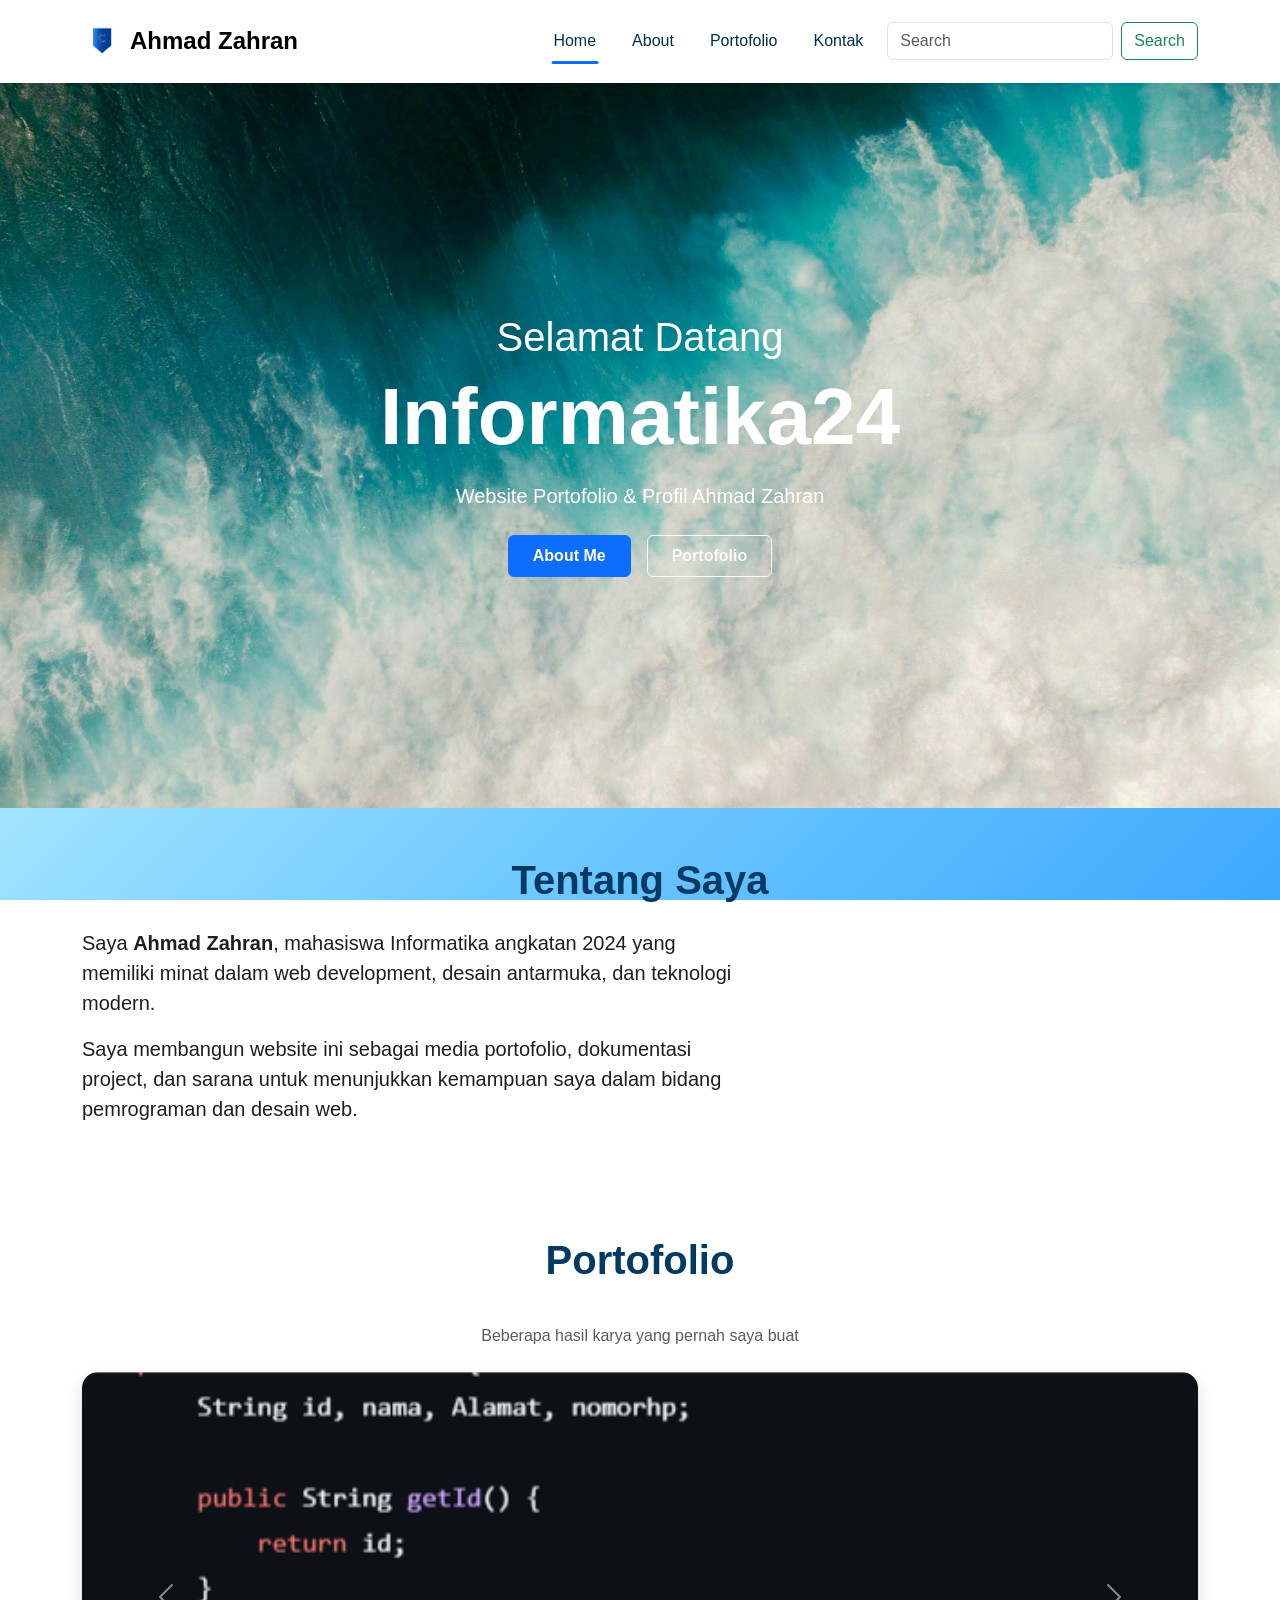
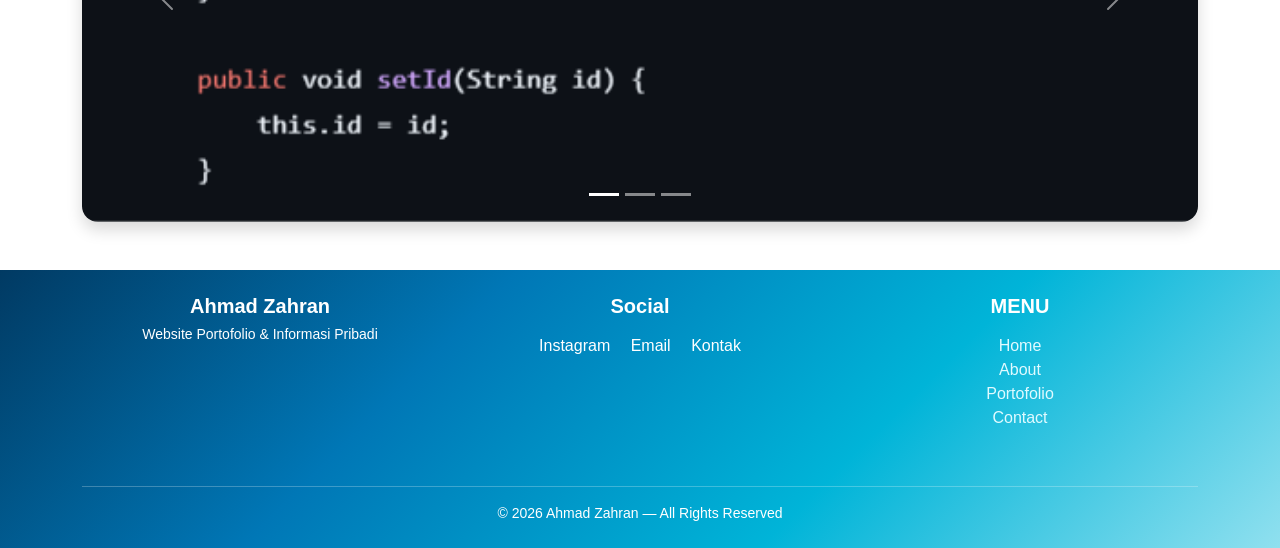
<file: index.html>
<!DOCTYPE html>
<html lang="en">
<head>
  <meta charset="UTF-8">
  <meta name="viewport" content="width=device-width, initial-scale=1.0">
  <title>Ahmad Zahran</title>
  <link href="https://cdn.jsdelivr.net/npm/bootstrap@5.3.0/dist/css/bootstrap.min.css" rel="stylesheet">
  <link href="custom.css" rel="stylesheet">
</head>

<body>

<!-- ========== NAVBAR ========== -->
<nav class="navbar navbar-expand-lg navbar-light bg-white py-3 sticky-top shadow-sm">
  <div class="container">
    <a class="navbar-brand d-flex align-items-center fw-bold fs-4" href="#">
      <img src="images/logo.png" alt="Logo"
           style="height: 40px; width: 40px; object-fit: cover;" class="me-2">
      Ahmad Zahran
    </a>

    <button class="navbar-toggler" type="button" data-bs-toggle="collapse" data-bs-target="#navbarNav">
      <span class="navbar-toggler-icon"></span>
    </button>

    <div class="collapse navbar-collapse" id="navbarNav">
      <ul class="navbar-nav ms-auto mb-2 mb-lg-0">
        <li class="nav-item"><a class="nav-link active" href="index.html">Home</a></li>
        <li class="nav-item"><a class="nav-link" href="about.html">About</a></li>
        <li class="nav-item"><a class="nav-link" href="portofolio.html">Portofolio</a></li>
        <li class="nav-item"><a class="nav-link" href="kontak.html">Kontak</a></li>
      </ul>

      <form class="d-flex ms-3">
        <input class="form-control me-2" type="search" placeholder="Search">
        <button class="btn btn-outline-success">Search</button>
      </form>
    </div>
  </div>
</nav>

<!-- ========== HERO / BANNER ========== -->
<div class="container-fluid banner">
  <div class="container text-center">
    <h4 class="display-6">Selamat Datang</h4>
    <h3 class="display-1 fw-bold">Informatika24</h3>
    <p class="mt-3 fs-5">Website Portofolio & Profil Ahmad Zahran</p>

    <div class="mt-4 d-flex justify-content-center gap-3">
      <a href="about.html" class="btn btn-primary px-4 py-2 fw-bold">About Me</a>
      <a href="portofolio.html" class="btn btn-outline-light px-4 py-2 fw-bold">Portofolio</a>
    </div>
  </div>
</div>

<!-- ========== TENTANG SAYA ========== -->
<section class="py-5">
  <div class="container">
    <h2 class="section-title mb-4">Tentang Saya</h2>
    <div class="col-md-7 fs-5">
      <p>Saya <b>Ahmad Zahran</b>, mahasiswa Informatika angkatan 2024 yang memiliki minat dalam web development, desain antarmuka, dan teknologi modern.</p>
      <p>Saya membangun website ini sebagai media portofolio, dokumentasi project, dan sarana untuk menunjukkan kemampuan saya dalam bidang pemrograman dan desain web.</p>
    </div>
  </div>
</section>

<!-- ========== PORTOFOLIO CAROUSEL ========== -->
<section class="py-5" id="portfolio">
  <div class="container text-center mb-4">
    <h2 class="section-title fw-bold">Portofolio</h2>
    <p class="text-muted">Beberapa hasil karya yang pernah saya buat</p>
  </div>

  <div class="container">
    <div id="carouselExample" class="carousel slide" data-bs-ride="carousel">

      <div class="carousel-indicators">
        <button type="button" data-bs-target="#carouselExample" data-bs-slide-to="0" class="active"></button>
        <button type="button" data-bs-target="#carouselExample" data-bs-slide-to="1"></button>
        <button type="button" data-bs-target="#carouselExample" data-bs-slide-to="2"></button>
      </div>

      <div class="carousel-inner rounded-4 shadow">
        <div class="carousel-item active">
          <img src="images/porto1.png" class="d-block w-100" height="450" style="object-fit: cover;">
        </div>
        <div class="carousel-item">
          <img src="images/porto2.png" class="d-block w-100" height="450" style="object-fit: cover;">
        </div>
        <div class="carousel-item">
          <img src="images/porto3.png" class="d-block w-100" height="450" style="object-fit: cover;">
        </div>
      </div>

      <button class="carousel-control-prev" data-bs-target="#carouselExample" data-bs-slide="prev">
        <span class="carousel-control-prev-icon"></span>
      </button>
      <button class="carousel-control-next" data-bs-target="#carouselExample" data-bs-slide="next">
        <span class="carousel-control-next-icon"></span>
      </button>

    </div>
  </div>
</section>

<!-- ========== FOOTER ========== -->
<footer class="py-4 ocean-footer text-white">
  <div class="container">

    <div class="row align-items-start text-center text-md-start">
      <div class="col-md-4 mb-4 text-center">
        <h5 class="fw-bold mb-1">Ahmad Zahran</h5>
        <small>Website Portofolio & Informasi Pribadi</small>
      </div>

      <div class="col-md-4 mb-4 text-center">
        <h5 class="fw-bold mb-3">Social</h5>
        <a href="https://www.instagram.com/ahmad_zahran1011/" class="text-white mx-2">Instagram</a>
        <a href="mailto:zahranahmad91@gmail.com" class="text-white mx-2">Email</a>
        <a href="kontak.html" class="text-white mx-2">Kontak</a>
      </div>

      <div class="col-md-4 mb-4 text-center">
        <h5 class="text-uppercase mb-3 fw-bold">Menu</h5>
        <ul class="list-unstyled footer-menu">
          <li><a href="index.html">Home</a></li>
          <li><a href="about.html">About</a></li>
          <li><a href="portofolio.html">Portofolio</a></li>
          <li><a href="kontak.html">Contact</a></li>
        </ul>
      </div>
    </div>

    <hr class="border-light">
    <div class="text-center small mt-2">
      © <span id="year4"></span> Ahmad Zahran — All Rights Reserved
    </div>

  </div>
</footer>

<script src="https://cdn.jsdelivr.net/npm/bootstrap@5.3.0/dist/js/bootstrap.bundle.min.js"></script>
<script>
  document.getElementById('year4').textContent = new Date().getFullYear();
</script>
</body>
</html>
</file>
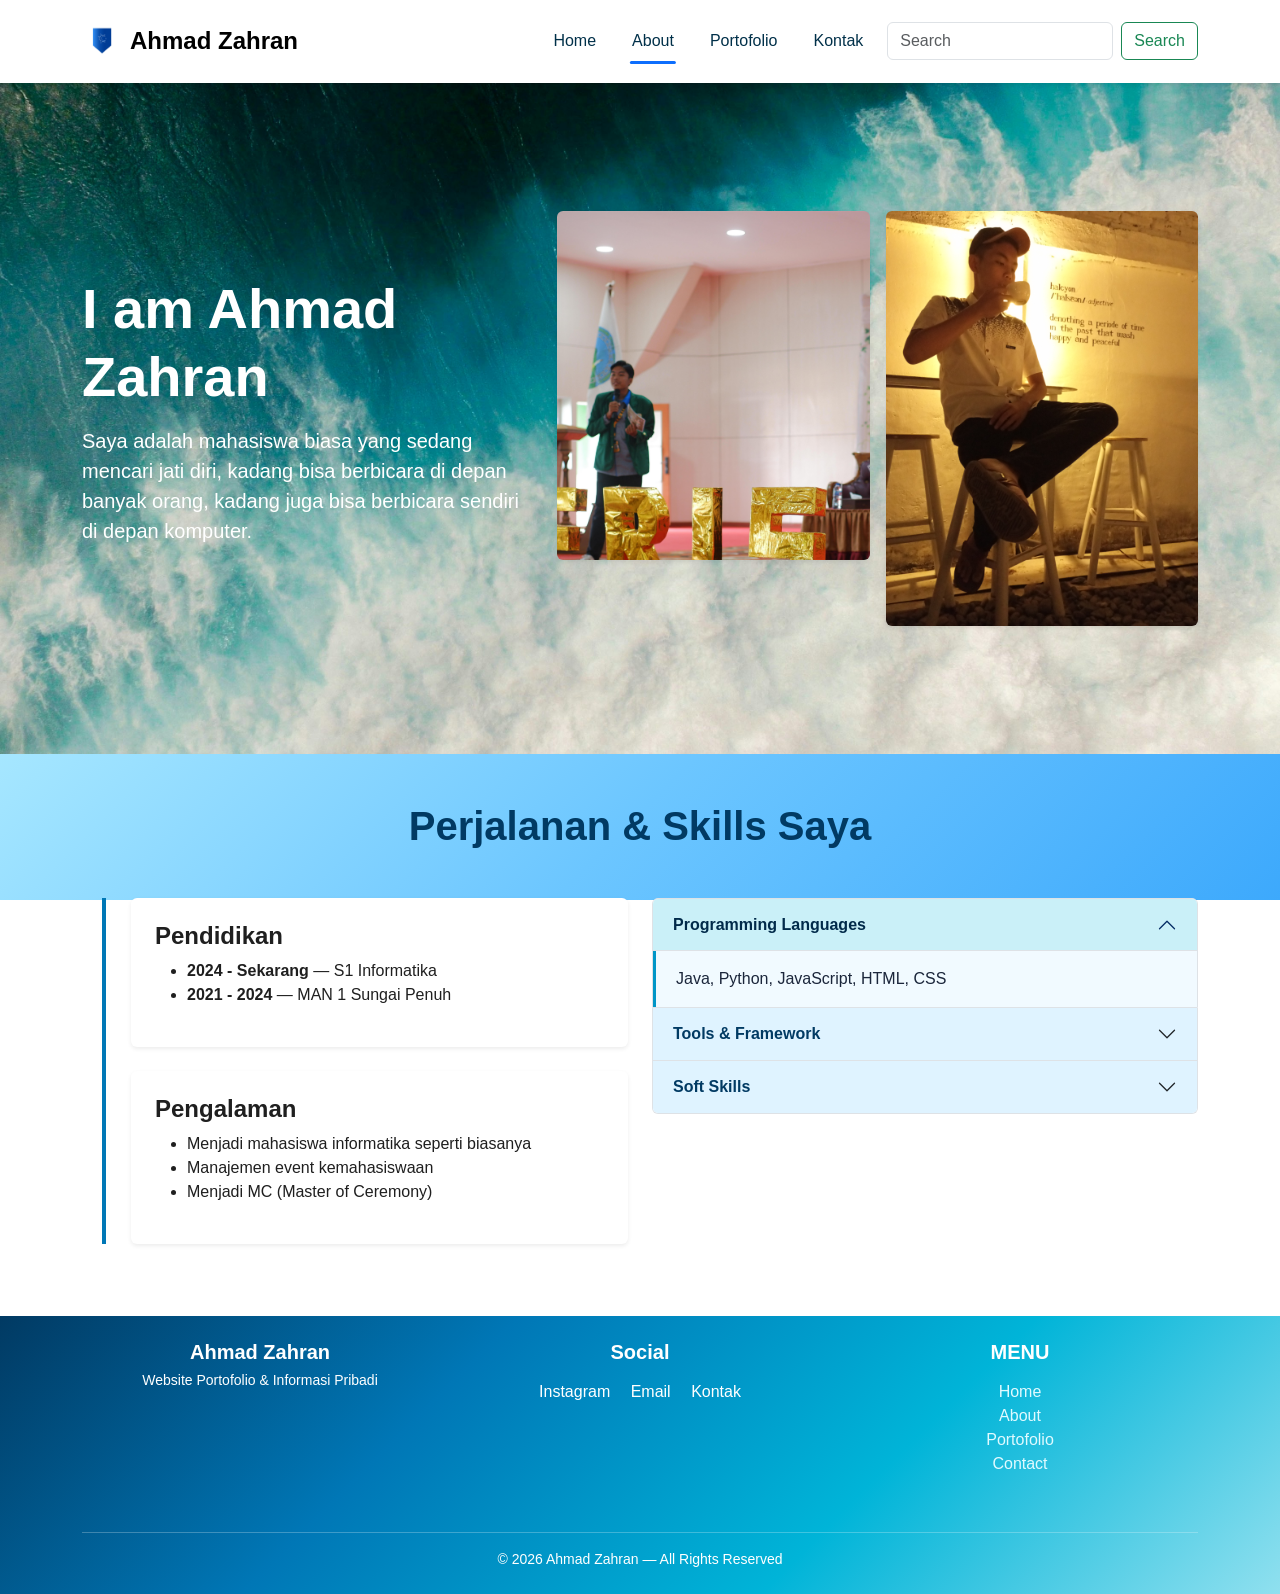
<file: about.html>
<!DOCTYPE html>
<html lang="en">
<head>
  <meta charset="UTF-8">
  <meta name="viewport" content="width=device-width, initial-scale=1.0">
  <title>About - Profil Saya</title>
  <link href="https://cdn.jsdelivr.net/npm/bootstrap@5.3.0/dist/css/bootstrap.min.css" rel="stylesheet">
  <link href="custom.css" rel="stylesheet">
</head>

<body>

<!-- ========== NAVBAR ========== -->
<nav class="navbar navbar-expand-lg navbar-light bg-white py-3 sticky-top shadow-sm">
  <div class="container">
    <a class="navbar-brand d-flex align-items-center fw-bold fs-4" href="#">
      <img src="images/logo.png" alt="Logo"
           style="height: 40px; width: 40px; object-fit: cover;" class="me-2">
      Ahmad Zahran
    </a>

    <button class="navbar-toggler" type="button" data-bs-toggle="collapse" data-bs-target="#navbarNav">
      <span class="navbar-toggler-icon"></span>
    </button>

    <div class="collapse navbar-collapse" id="navbarNav">
      <ul class="navbar-nav ms-auto mb-2 mb-lg-0">
        <li class="nav-item"><a class="nav-link" href="index.html">Home</a></li>
        <li class="nav-item"><a class="nav-link active" href="about.html">About</a></li>
        <li class="nav-item"><a class="nav-link" href="portofolio.html">Portofolio</a></li>
        <li class="nav-item"><a class="nav-link" href="kontak.html">Kontak</a></li>
      </ul>

      <form class="d-flex ms-3">
        <input class="form-control me-2" type="search" placeholder="Search">
        <button class="btn btn-outline-success" type="submit">Search</button>
      </form>
    </div>
  </div>
</nav>

<!-- ========== HERO ABOUT ========== -->
<div class="container-fluid about py-6">
  <div class="container">
    <div class="row align-items-center">

      <div class="col-md-5 text-white">
        <h1 class="display-4 fw-bold mb-3">I am Ahmad Zahran</h1>
        <p class="fs-5">
          Saya adalah mahasiswa biasa yang sedang mencari jati diri, kadang bisa berbicara di depan banyak orang,
          kadang juga bisa berbicara sendiri di depan komputer.
        </p>
      </div>

      <div class="col-md-7">
        <div class="row g-3">
          <div class="col-6">
            <img src="images/about1.png" class="img-fluid rounded shadow-sm" alt="About 1">
          </div>
          <div class="col-6">
            <img src="images/about2.png" class="img-fluid rounded shadow-sm" alt="About 2">
          </div>
        </div>
      </div>

    </div>
  </div>
</div>

<!-- ========== PERJALANAN & SKILLS ========== -->
<section class="py-5">
  <div class="container">
    <h2 class="text-center section-title mb-5">Perjalanan & Skills Saya</h2>

    <div class="row g-4">

      <!-- Timeline -->
      <div class="col-md-6">
        <div class="timeline">

          <div class="mb-4 p-4 bg-white shadow-sm rounded">
            <h4 class="fw-bold">Pendidikan</h4>
            <ul class="mt-2">
              <li><b>2024 - Sekarang</b> — S1 Informatika</li>
              <li><b>2021 - 2024</b> — MAN 1 Sungai Penuh</li>
            </ul>
          </div>

          <div class="mb-4 p-4 bg-white shadow-sm rounded">
            <h4 class="fw-bold">Pengalaman</h4>
            <ul class="mt-2">
              <li>Menjadi mahasiswa informatika seperti biasanya</li>
              <li>Manajemen event kemahasiswaan</li>
              <li>Menjadi MC (Master of Ceremony)</li>
            </ul>
          </div>

        </div>
      </div>

      <!-- Accordion Skills -->
      <div class="col-md-6">
        <div class="accordion" id="skillsAccordion">

          <div class="accordion-item">
            <h2 class="accordion-header" id="skillOne">
              <button class="accordion-button" type="button" data-bs-toggle="collapse" data-bs-target="#collapseOne">
                Programming Languages
              </button>
            </h2>
            <div id="collapseOne" class="accordion-collapse collapse show" data-bs-parent="#skillsAccordion">
              <div class="accordion-body">
                Java, Python, JavaScript, HTML, CSS
              </div>
            </div>
          </div>

          <div class="accordion-item">
            <h2 class="accordion-header" id="skillTwo">
              <button class="accordion-button collapsed" type="button" data-bs-toggle="collapse" data-bs-target="#collapseTwo">
                Tools & Framework
              </button>
            </h2>
            <div id="collapseTwo" class="accordion-collapse collapse" data-bs-parent="#skillsAccordion">
              <div class="accordion-body">
                Bootstrap, Eclipse, VS Code, GitHub
              </div>
            </div>
          </div>

          <div class="accordion-item">
            <h2 class="accordion-header" id="skillThree">
              <button class="accordion-button collapsed" type="button" data-bs-toggle="collapse" data-bs-target="#collapseThree">
                Soft Skills
              </button>
            </h2>
            <div id="collapseThree" class="accordion-collapse collapse" data-bs-parent="#skillsAccordion">
              <div class="accordion-body">
                Problem Solving, Kerja Tim, Komunikasi, Manajemen Pikiran
              </div>
            </div>
          </div>

        </div>
      </div>

    </div>
  </div>
</section>

<!-- ========== FOOTER ========== -->
<footer class="py-4 ocean-footer text-white">
  <div class="container">

    <div class="row align-items-start text-center text-md-start">
      <div class="col-md-4 mb-4 text-center">
        <h5 class="fw-bold mb-1">Ahmad Zahran</h5>
        <small>Website Portofolio & Informasi Pribadi</small>
      </div>

      <div class="col-md-4 mb-4 text-center">
        <h5 class="fw-bold mb-3">Social</h5>
        <a href="https://www.instagram.com/ahmad_zahran1011/" class="text-white mx-2">Instagram</a>
        <a href="mailto:zahranahmad91@gmail.com" class="text-white mx-2">Email</a>
        <a href="kontak.html" class="text-white mx-2">Kontak</a>
      </div>

      <div class="col-md-4 mb-4 text-center">
        <h5 class="text-uppercase mb-3 fw-bold">Menu</h5>
        <ul class="list-unstyled footer-menu">
          <li><a href="index.html">Home</a></li>
          <li><a href="about.html">About</a></li>
          <li><a href="portofolio.html">Portofolio</a></li>
          <li><a href="kontak.html">Contact</a></li>
        </ul>
      </div>
    </div>

    <hr class="border-light">
    <div class="text-center small mt-2">
      © <span id="year4"></span> Ahmad Zahran — All Rights Reserved
    </div>

  </div>
</footer>

<script src="https://cdn.jsdelivr.net/npm/bootstrap@5.3.0/dist/js/bootstrap.bundle.min.js"></script>
<script>
  document.getElementById('year4').textContent = new Date().getFullYear();
</script>
</body>
</html>
</file>
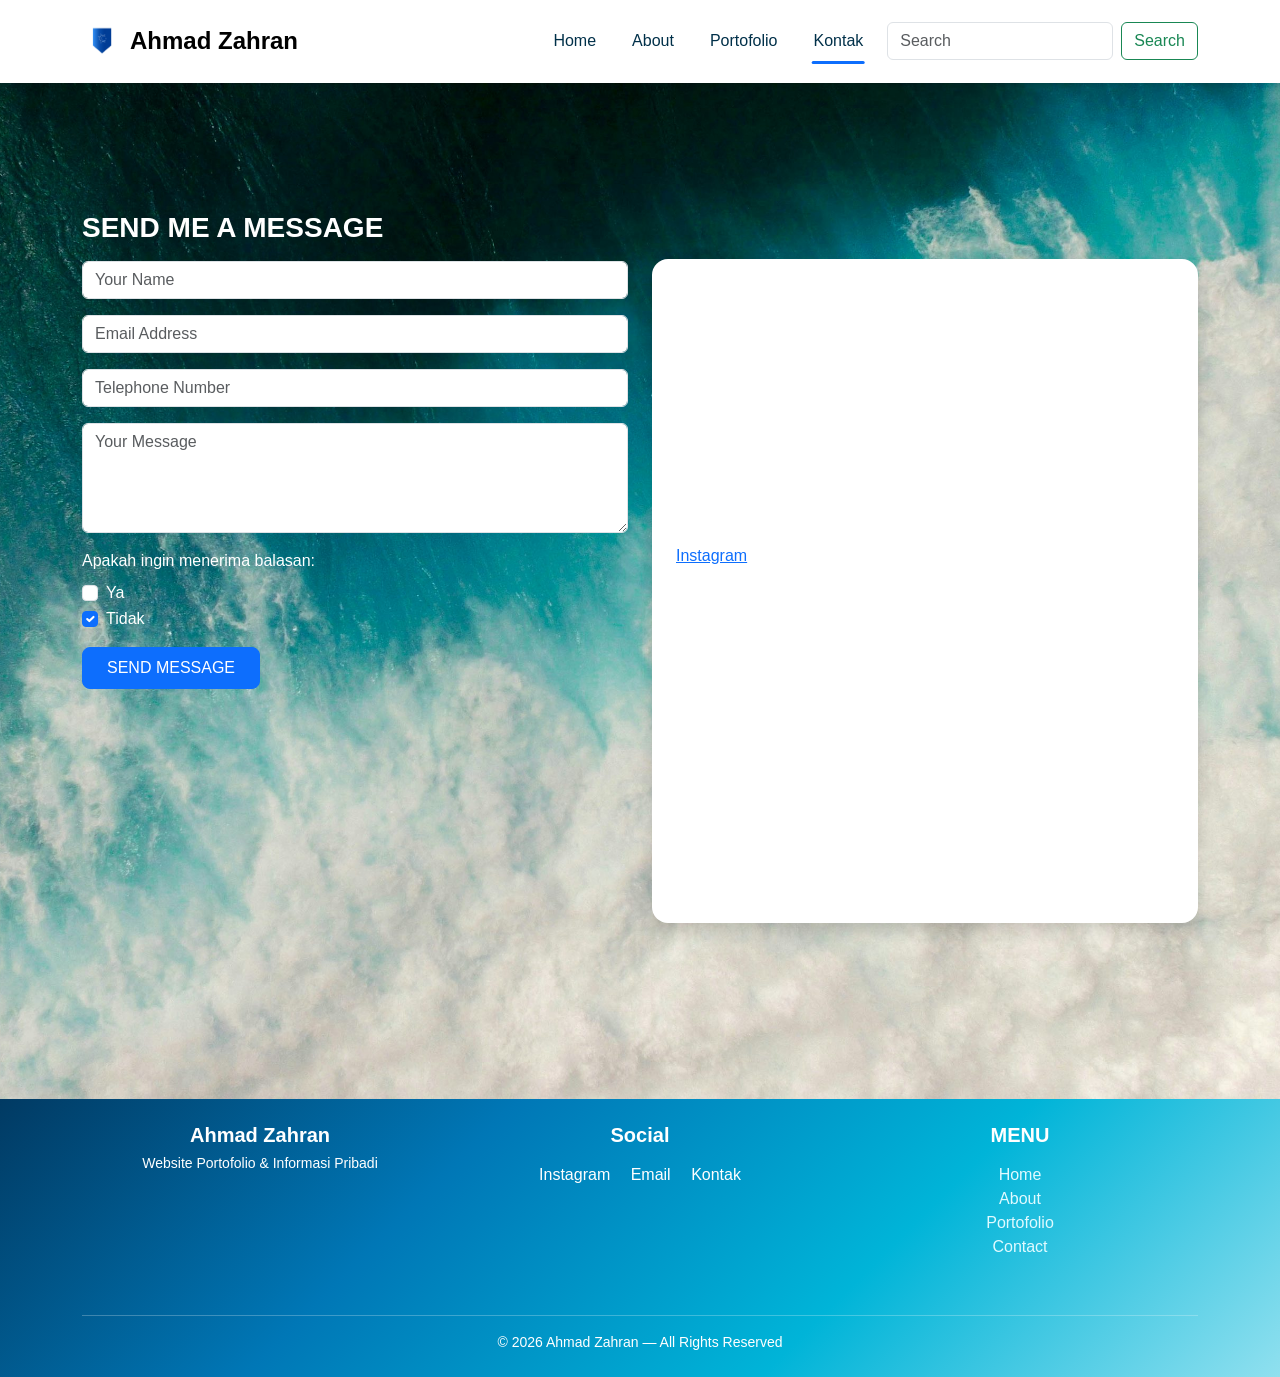
<file: kontak.html>
<!DOCTYPE html>
<html lang="en">
<head>
  <meta charset="UTF-8">
  <meta name="viewport" content="width=device-width, initial-scale=1.0">
  <title>Contact - Ahmad Zahran</title>
  <link href="https://cdn.jsdelivr.net/npm/bootstrap@5.3.0/dist/css/bootstrap.min.css" rel="stylesheet">
  <link href="custom.css" rel="stylesheet">
</head>

<body>

<!-- ========== NAVBAR ========== -->
<nav class="navbar navbar-expand-lg navbar-light bg-white py-3 sticky-top shadow-sm">
  <div class="container">
    <a class="navbar-brand d-flex align-items-center fw-bold fs-4" href="#">
      <img src="images/logo.png" alt="Logo"
           style="height: 40px; width: 40px; object-fit: cover;" class="me-2">
      Ahmad Zahran
    </a>

    <button class="navbar-toggler" type="button" data-bs-toggle="collapse" data-bs-target="#navbarNav">
      <span class="navbar-toggler-icon"></span>
    </button>

    <div class="collapse navbar-collapse" id="navbarNav">
      <ul class="navbar-nav ms-auto mb-2 mb-lg-0">
        <li class="nav-item"><a class="nav-link" href="index.html">Home</a></li>
        <li class="nav-item"><a class="nav-link" href="about.html">About</a></li>
        <li class="nav-item"><a class="nav-link" href="portofolio.html">Portofolio</a></li>
        <li class="nav-item"><a class="nav-link active" href="kontak.html">Kontak</a></li>
      </ul>
      <form class="d-flex ms-3" role="search">
        <input class="form-control me-2" type="search" placeholder="Search" aria-label="Search">
        <button class="btn btn-outline-success" type="submit">Search</button>
      </form>
    </div>
  </div>
</nav>

<!-- ========== KONTAK SECTION ========== -->
<div class="container-fluid kontak">
  <div class="container">
    <div class="row align-items-start">

      <!-- LEFT: Form -->
      <div class="col-md-6">
        <h3 class="mb-3 fw-bold text-white">SEND ME A MESSAGE</h3>

        <form>
          <input type="text" class="form-control mb-3" placeholder="Your Name">
          <input type="email" class="form-control mb-3" placeholder="Email Address">
          <input type="text" class="form-control mb-3" placeholder="Telephone Number">
          <textarea class="form-control mb-3" rows="4" placeholder="Your Message"></textarea>

          <p class="mb-2 text-white">Apakah ingin menerima balasan:</p>

          <div class="form-check">
            <input class="form-check-input" type="checkbox" id="checkYes">
            <label class="form-check-label text-white" for="checkYes">Ya</label>
          </div>
          <div class="form-check mb-3">
            <input class="form-check-input" type="checkbox" id="checkNo" checked>
            <label class="form-check-label text-white" for="checkNo">Tidak</label>
          </div>

          <button type="submit" class="btn btn-primary px-4 py-2 rounded-3">
            SEND MESSAGE
          </button>
        </form>
      </div>

      <!-- RIGHT: Contact Info + Map -->
      <div class="col-md-6">
        <div class="bg-white rounded-4 shadow mt-5 p-4 mb-5">

          <h4 class="fw-bold mb-3">Contact Information</h4>

          <p><strong>Address:</strong><br>Padang, Sumatera Barat.</p>
          <p><strong>Phone:</strong><br>+62 823-7377-9282</p>
          <p><strong>Email:</strong><br>zahranahmad91@gmail.com</p>
          <p><strong>Social Media:</strong><br>
            <a href="https://www.instagram.com/ahmad_zahran1011/">Instagram</a>
          </p>

          <div class="mt-4">
            <iframe
              src="https://www.google.com/maps/embed?pb=!1m17!1m12!1m3!1d997.3249859762878!2d100.45035746506326!3d-0.9236095162827138!2m3!1f0!2f0!3f0!3m2!1i1024!2i768!4f13.1!3m2!1m1!2s!5e0!3m2!1sid!2sid!4v1765502788656!5m2!1sid!2sid"
              width="100%"
              height="300"
              style="border:0;"
              allowfullscreen=""
              loading="lazy">
            </iframe>
          </div>

        </div>
      </div>

    </div>
  </div>
</div>

<!-- ========== FOOTER ========== -->
<footer class="py-4 ocean-footer text-white">
  <div class="container">

    <div class="row align-items-start text-center text-md-start">
      <div class="col-md-4 mb-4 text-center">
        <h5 class="fw-bold mb-1">Ahmad Zahran</h5>
        <small>Website Portofolio & Informasi Pribadi</small>
      </div>

      <div class="col-md-4 mb-4 text-center">
        <h5 class="fw-bold mb-3">Social</h5>
        <a href="https://www.instagram.com/ahmad_zahran1011/" class="text-white mx-2">Instagram</a>
        <a href="mailto:zahranahmad91@gmail.com" class="text-white mx-2">Email</a>
        <a href="kontak.html" class="text-white mx-2">Kontak</a>
      </div>

      <div class="col-md-4 mb-4 text-center">
        <h5 class="text-uppercase mb-3 fw-bold">Menu</h5>
        <ul class="list-unstyled footer-menu">
          <li><a href="index.html">Home</a></li>
          <li><a href="about.html">About</a></li>
          <li><a href="portofolio.html">Portofolio</a></li>
          <li><a href="kontak.html">Contact</a></li>
        </ul>
      </div>
    </div>

    <hr class="border-light">
    <div class="text-center small mt-2">
      © <span id="year4"></span> Ahmad Zahran — All Rights Reserved
    </div>

  </div>
</footer>

<script src="https://cdn.jsdelivr.net/npm/bootstrap@5.3.0/dist/js/bootstrap.bundle.min.js"></script>
<script>
  document.getElementById('year4').textContent = new Date().getFullYear();
</script>
</body>
</html>
</file>
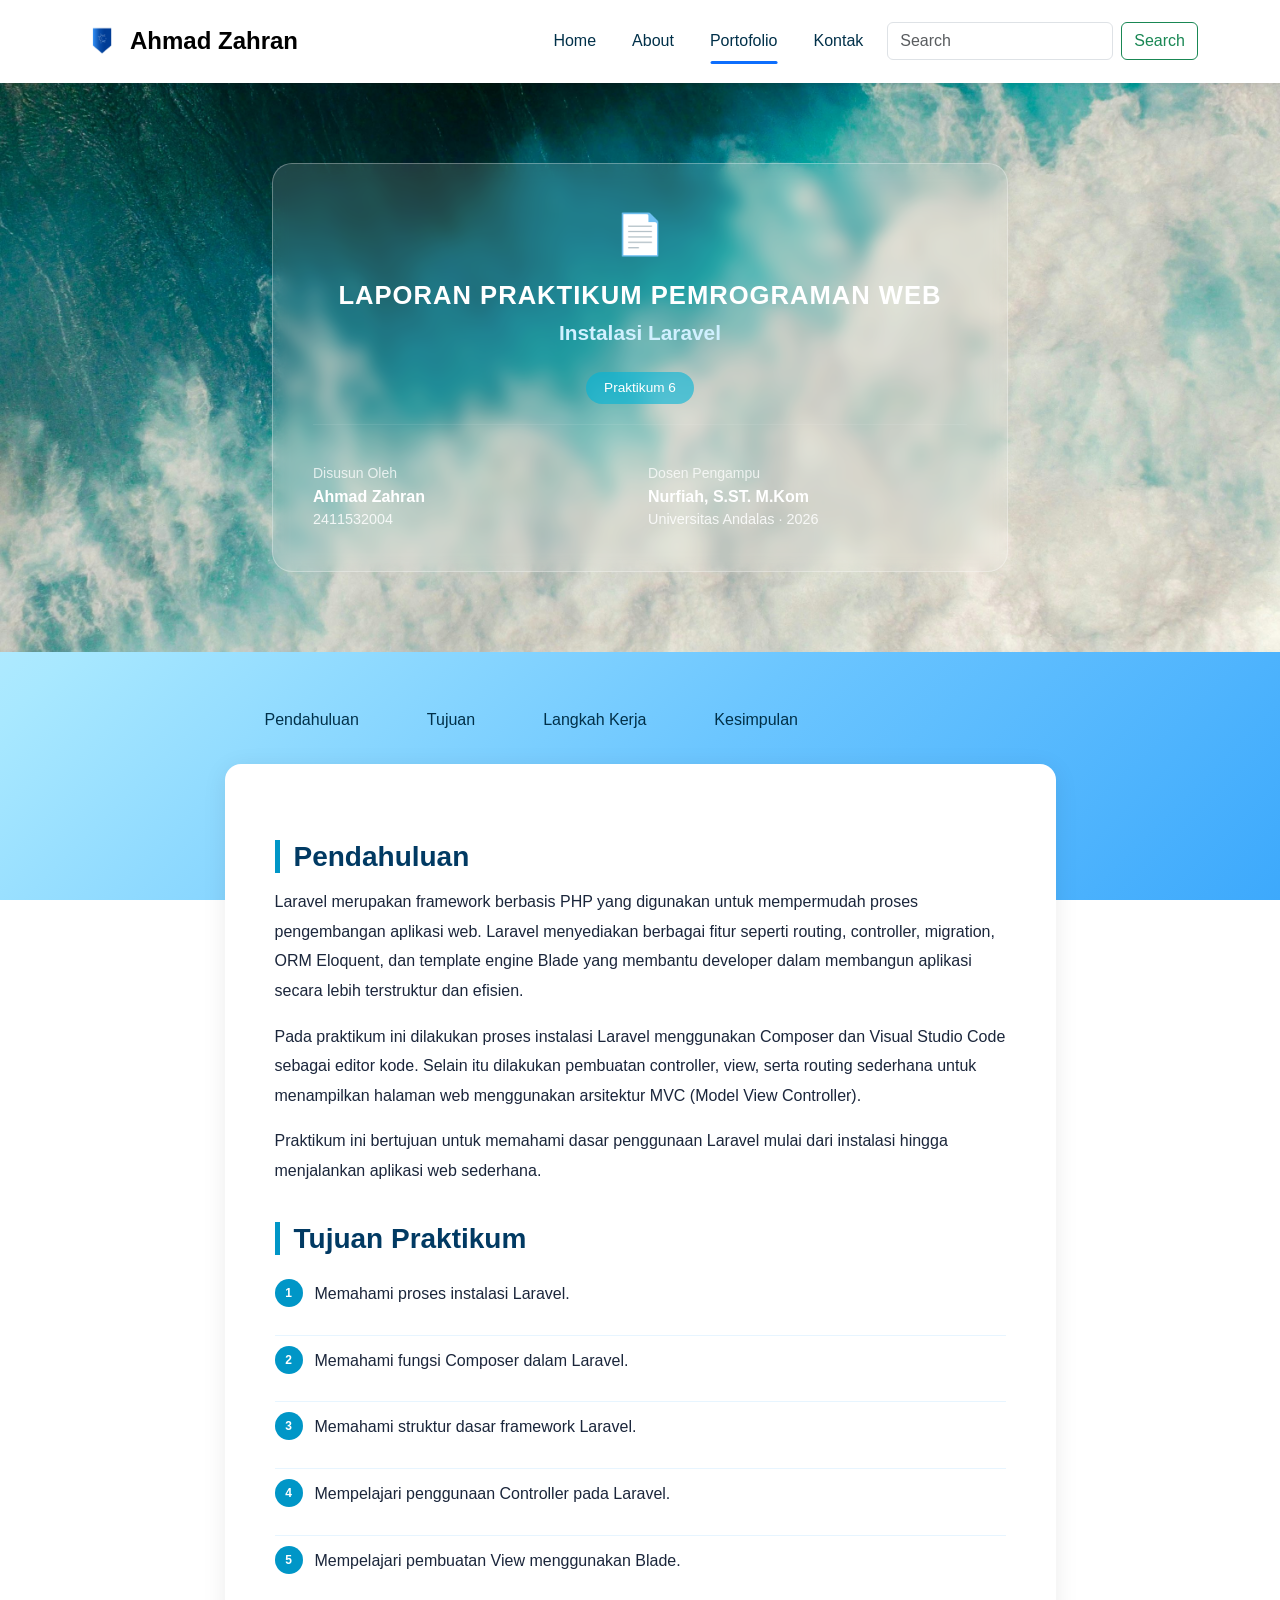
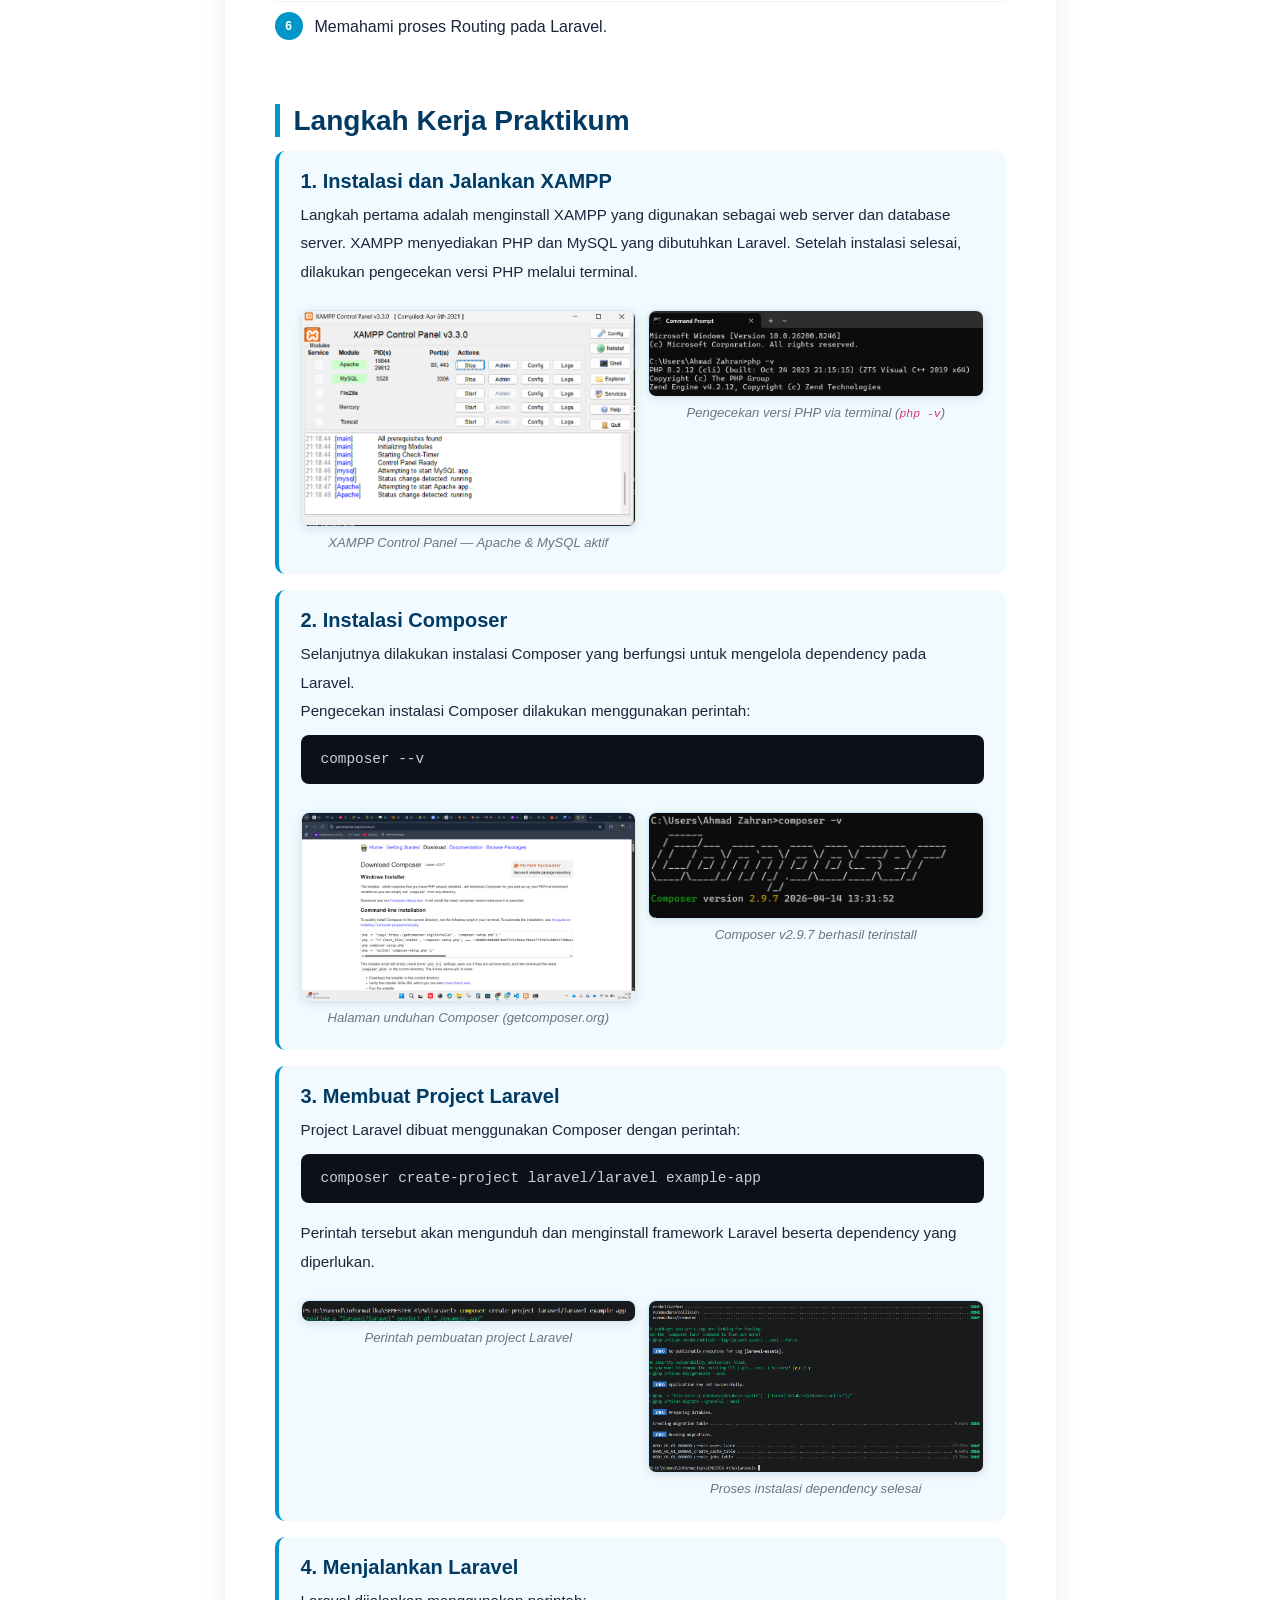
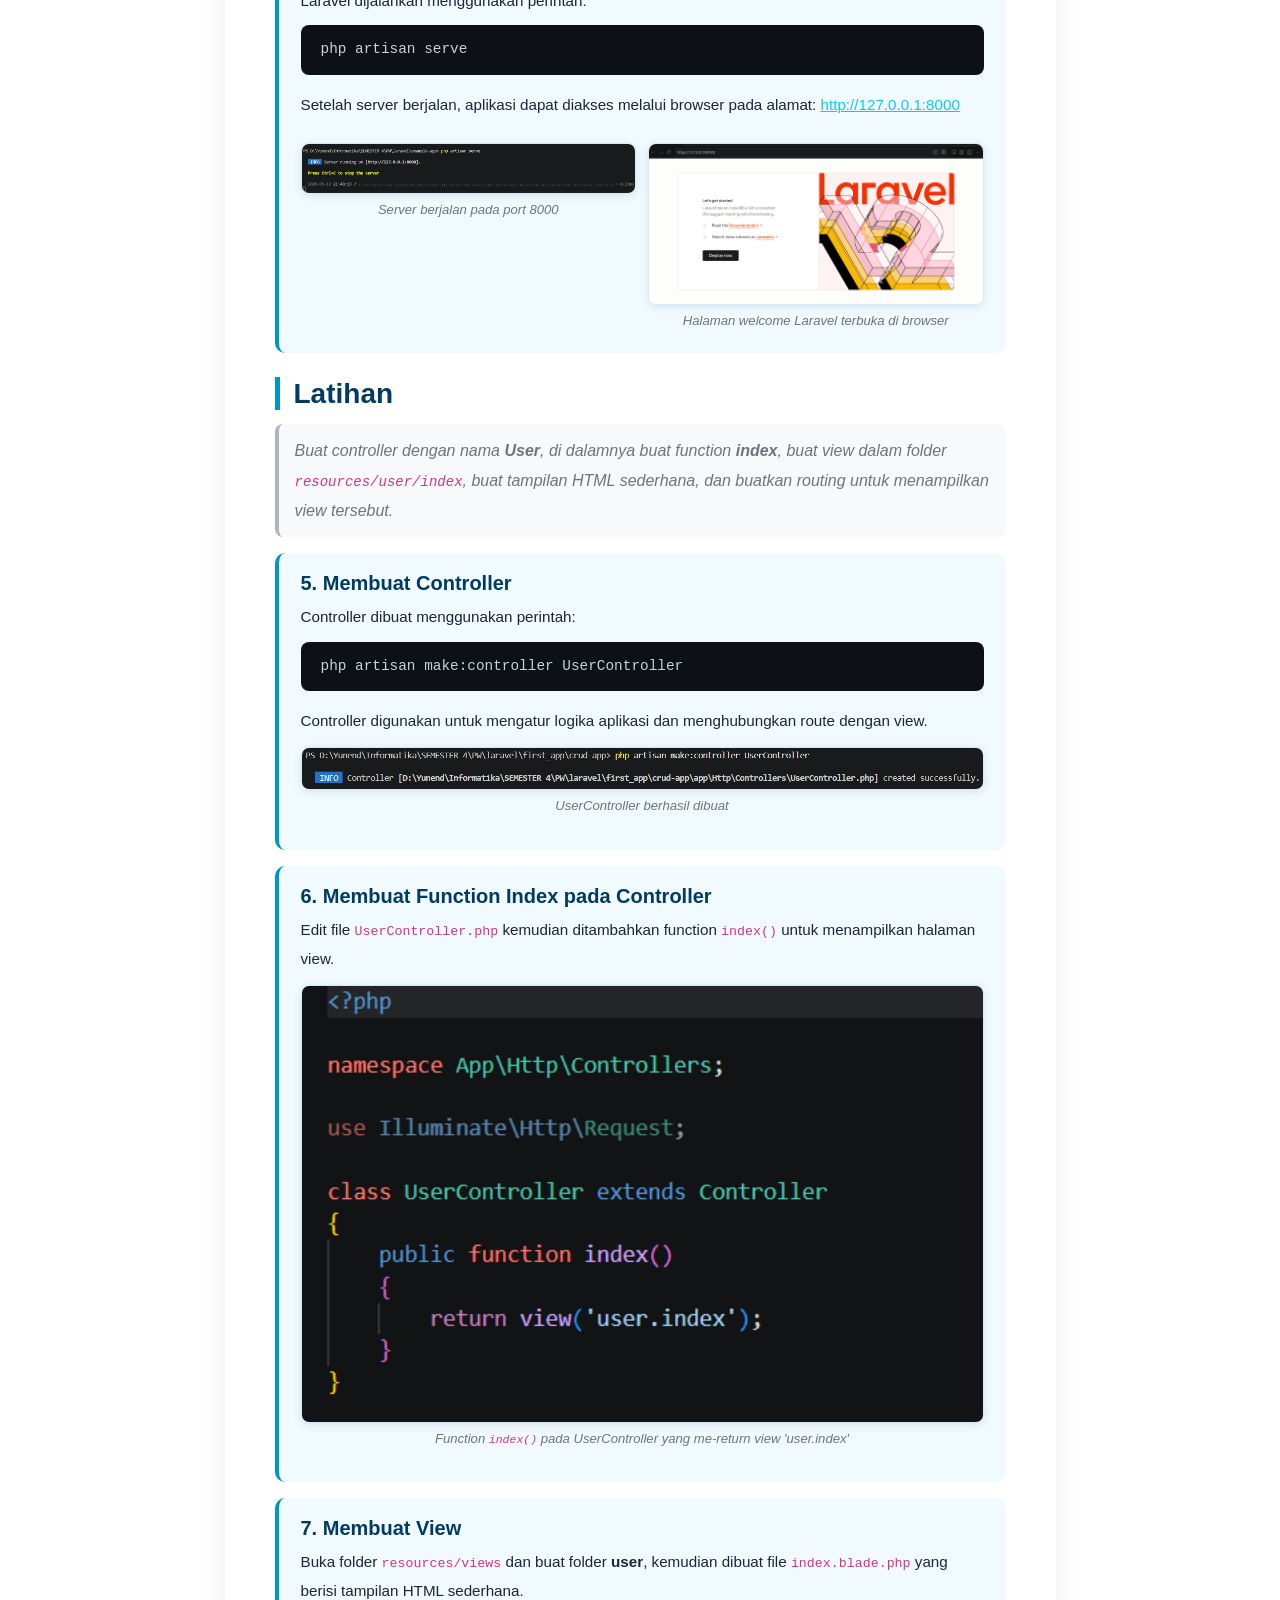
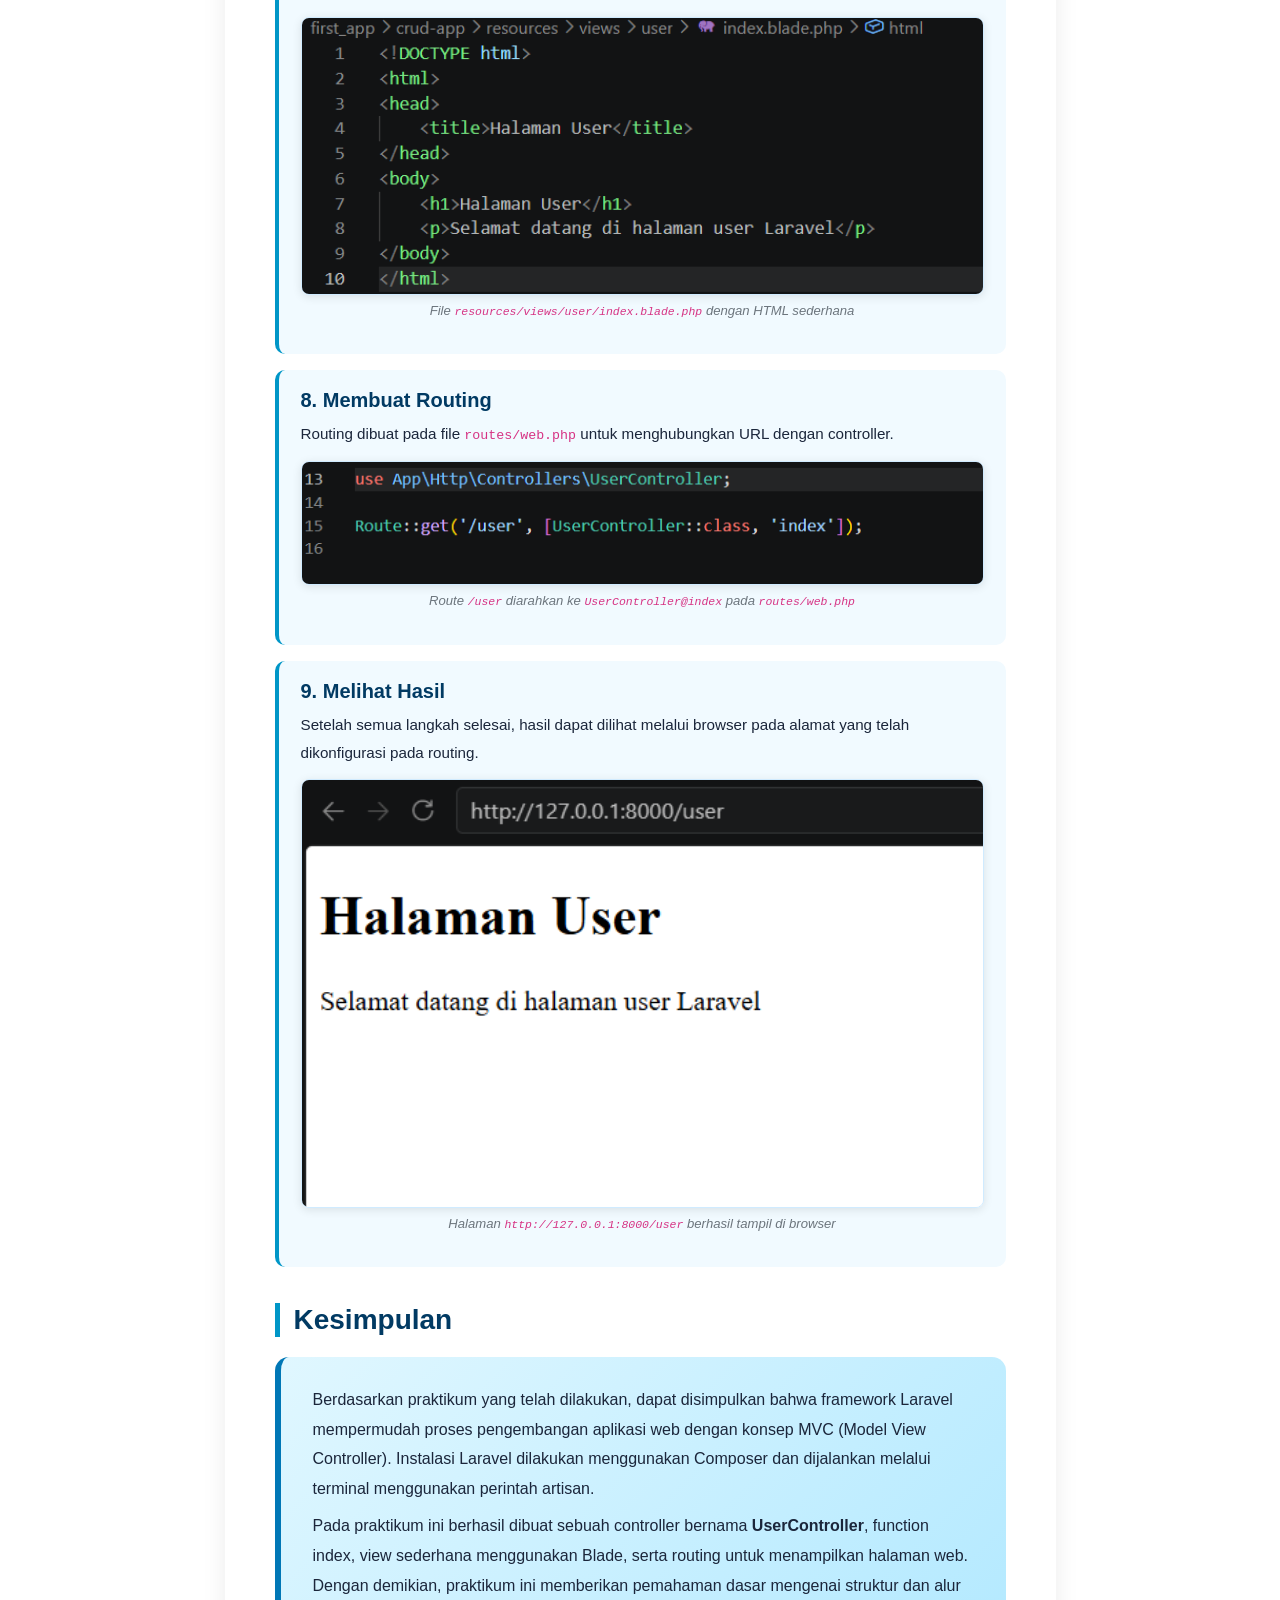
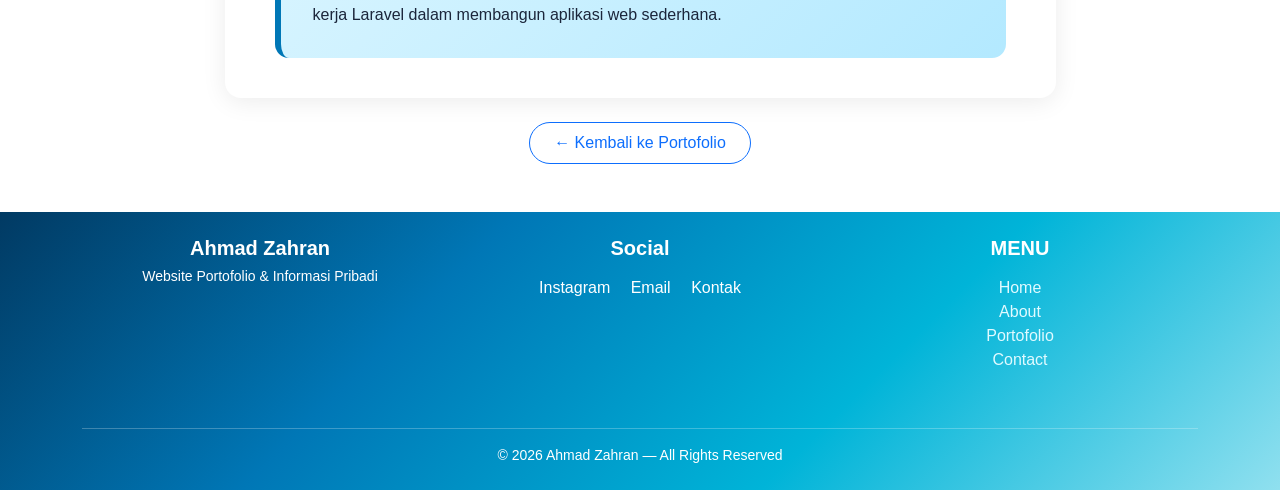
<file: laporan.html>
<!DOCTYPE html>
<html lang="id">
<head>
  <meta charset="UTF-8">
  <meta name="viewport" content="width=device-width, initial-scale=1.0">
  <title>Laporan Praktikum - Ahmad Zahran</title>
  <link href="https://cdn.jsdelivr.net/npm/bootstrap@5.3.0/dist/css/bootstrap.min.css" rel="stylesheet">
  <link href="custom.css" rel="stylesheet">
  <style>
    .laporan-hero {
      background-image: url("images/background.png");
      background-size: cover;
      background-position: center;
      background-repeat: no-repeat;
      padding-top: 80px;
      padding-bottom: 80px;
      color: #fff;
    }

    .laporan-cover {
      background: rgba(255,255,255,0.12);
      backdrop-filter: blur(8px);
      border: 1px solid rgba(255,255,255,0.3);
      border-radius: 20px;
      padding: 40px;
      text-align: center;
      color: #fff;
    }

    .laporan-cover h1 {
      font-size: 1.6rem;
      font-weight: 700;
      letter-spacing: 1px;
      text-transform: uppercase;
    }

    .laporan-cover h2 {
      font-size: 1.3rem;
      font-weight: 600;
      margin-top: 10px;
      color: #d0f0ff;
    }

    .laporan-cover .badge-info {
      background: rgba(0,180,216,0.6);
      border-radius: 30px;
      padding: 6px 18px;
      font-size: 0.85rem;
      display: inline-block;
      margin-top: 10px;
    }

    .report-body {
      background: #fff;
      border-radius: 16px;
      box-shadow: 0 4px 24px rgba(0,0,0,0.08);
      padding: 40px 50px;
    }

    .report-body h3 {
      color: #013a63;
      font-weight: 700;
      border-left: 5px solid #0096c7;
      padding-left: 14px;
      margin-top: 36px;
      margin-bottom: 14px;
    }

    .report-body p {
      color: #1b263b;
      line-height: 1.85;
      font-size: 1rem;
    }

    .step-card {
      background: #f1faff;
      border-left: 4px solid #0096c7;
      border-radius: 10px;
      padding: 18px 22px;
      margin-bottom: 16px;
    }

    .step-card h5 {
      color: #013a63;
      font-weight: 700;
      margin-bottom: 8px;
    }

    .step-card p {
      margin: 0;
      font-size: 0.95rem;
    }

    .code-block {
      background: #0d1117;
      color: #c9d1d9;
      border-radius: 8px;
      padding: 14px 20px;
      font-family: 'Courier New', monospace;
      font-size: 0.9rem;
      margin: 10px 0 16px;
    }

    .tujuan-item {
      display: flex;
      align-items: flex-start;
      gap: 12px;
      padding: 10px 0;
      border-bottom: 1px solid #e7f5ff;
    }

    .tujuan-item:last-child { border-bottom: none; }

    .tujuan-icon {
      background: #0096c7;
      color: #fff;
      border-radius: 50%;
      width: 28px;
      height: 28px;
      display: flex;
      align-items: center;
      justify-content: center;
      font-size: 0.75rem;
      font-weight: 700;
      flex-shrink: 0;
    }

    .kesimpulan-box {
      background: linear-gradient(135deg, #e0f7ff, #b3e9ff);
      border-radius: 14px;
      padding: 28px 32px;
      border-left: 6px solid #0077b6;
      margin-top: 20px;
    }

    .laporan-nav-pills .nav-link {
      color: #013a63;
      border-radius: 30px;
      font-weight: 500;
      padding: 8px 20px;
    }

    .laporan-nav-pills .nav-link.active {
      background: #0096c7;
      color: #fff;
    }

    .step-img {
      width: 100%;
      border-radius: 8px;
      border: 1px solid #d0ebff;
      margin-top: 12px;
      box-shadow: 0 2px 10px rgba(0,0,0,0.1);
    }

    .step-img-caption {
      text-align: center;
      font-size: 0.82rem;
      color: #6c757d;
      margin-top: 6px;
      margin-bottom: 4px;
      font-style: italic;
    }

    .img-grid-2 {
      display: grid;
      grid-template-columns: 1fr 1fr;
      gap: 12px;
      margin-top: 12px;
    }

    .img-grid-2 figure { margin: 0; }

    @media (max-width: 768px) {
      .report-body { padding: 24px 20px; }
      .img-grid-2 { grid-template-columns: 1fr; }
    }
  </style>
</head>

<body>

<!-- ========== NAVBAR ========== -->
<nav class="navbar navbar-expand-lg navbar-light bg-white py-3 sticky-top shadow-sm">
  <div class="container">
    <a class="navbar-brand d-flex align-items-center fw-bold fs-4" href="index.html">
      <img src="images/logo.png" alt="Logo"
           style="height: 40px; width: 40px; object-fit: cover;" class="me-2">
      Ahmad Zahran
    </a>

    <button class="navbar-toggler" type="button" data-bs-toggle="collapse" data-bs-target="#navbarNav">
      <span class="navbar-toggler-icon"></span>
    </button>

    <div class="collapse navbar-collapse" id="navbarNav">
      <ul class="navbar-nav ms-auto mb-2 mb-lg-0">
        <li class="nav-item"><a class="nav-link" href="index.html">Home</a></li>
        <li class="nav-item"><a class="nav-link" href="about.html">About</a></li>
        <li class="nav-item"><a class="nav-link active" href="portofolio.html">Portofolio</a></li>
        <li class="nav-item"><a class="nav-link" href="kontak.html">Kontak</a></li>
      </ul>
      <form class="d-flex ms-3">
        <input class="form-control me-2" type="search" placeholder="Search">
        <button class="btn btn-outline-success" type="submit">Search</button>
      </form>
    </div>
  </div>
</nav>

<!-- ========== HERO COVER ========== -->
<div class="laporan-hero">
  <div class="container">
    <div class="row justify-content-center">
      <div class="col-md-8">
        <div class="laporan-cover">
          <div class="laporan-icon mb-3" style="font-size:2.5rem;">📄</div>
          <h1>Laporan Praktikum Pemrograman Web</h1>
          <h2>Instalasi Laravel</h2>
          <div class="mt-3">
            <span class="badge-info">Praktikum 6</span>
          </div>
          <hr style="border-color: rgba(255,255,255,0.3); margin: 20px 0;">
          <div class="row text-start g-3 mt-1">
            <div class="col-sm-6">
              <small style="opacity:0.75">Disusun Oleh</small>
              <div class="fw-bold">Ahmad Zahran</div>
              <div style="opacity:0.85; font-size:0.9rem;">2411532004</div>
            </div>
            <div class="col-sm-6">
              <small style="opacity:0.75">Dosen Pengampu</small>
              <div class="fw-bold">Nurfiah, S.ST. M.Kom</div>
              <div style="opacity:0.85; font-size:0.9rem;">Universitas Andalas · 2026</div>
            </div>
          </div>
        </div>
      </div>
    </div>
  </div>
</div>

<!-- ========== KONTEN LAPORAN ========== -->
<section class="py-5">
  <div class="container">
    <div class="row justify-content-center">
      <div class="col-lg-9">

        <!-- Nav Pills -->
        <ul class="nav laporan-nav-pills mb-4 gap-2 flex-wrap" id="laporanTab">
          <li class="nav-item">
            <a class="nav-link active" href="#pendahuluan" onclick="scrollTo(this)">Pendahuluan</a>
          </li>
          <li class="nav-item">
            <a class="nav-link" href="#tujuan" onclick="scrollTo(this)">Tujuan</a>
          </li>
          <li class="nav-item">
            <a class="nav-link" href="#langkah" onclick="scrollTo(this)">Langkah Kerja</a>
          </li>
          <li class="nav-item">
            <a class="nav-link" href="#kesimpulan" onclick="scrollTo(this)">Kesimpulan</a>
          </li>
        </ul>

        <div class="report-body">

          <!-- Pendahuluan -->
          <div id="pendahuluan">
            <h3>Pendahuluan</h3>
            <p>
              Laravel merupakan framework berbasis PHP yang digunakan untuk mempermudah proses pengembangan aplikasi web.
              Laravel menyediakan berbagai fitur seperti routing, controller, migration, ORM Eloquent, dan template engine
              Blade yang membantu developer dalam membangun aplikasi secara lebih terstruktur dan efisien.
            </p>
            <p>
              Pada praktikum ini dilakukan proses instalasi Laravel menggunakan Composer dan Visual Studio Code sebagai
              editor kode. Selain itu dilakukan pembuatan controller, view, serta routing sederhana untuk menampilkan
              halaman web menggunakan arsitektur MVC (Model View Controller).
            </p>
            <p>
              Praktikum ini bertujuan untuk memahami dasar penggunaan Laravel mulai dari instalasi hingga menjalankan
              aplikasi web sederhana.
            </p>
          </div>

          <!-- Tujuan -->
          <div id="tujuan">
            <h3>Tujuan Praktikum</h3>
            <div>
              <div class="tujuan-item">
                <div class="tujuan-icon">1</div>
                <p>Memahami proses instalasi Laravel.</p>
              </div>
              <div class="tujuan-item">
                <div class="tujuan-icon">2</div>
                <p>Memahami fungsi Composer dalam Laravel.</p>
              </div>
              <div class="tujuan-item">
                <div class="tujuan-icon">3</div>
                <p>Memahami struktur dasar framework Laravel.</p>
              </div>
              <div class="tujuan-item">
                <div class="tujuan-icon">4</div>
                <p>Mempelajari penggunaan Controller pada Laravel.</p>
              </div>
              <div class="tujuan-item">
                <div class="tujuan-icon">5</div>
                <p>Mempelajari pembuatan View menggunakan Blade.</p>
              </div>
              <div class="tujuan-item">
                <div class="tujuan-icon">6</div>
                <p>Memahami proses Routing pada Laravel.</p>
              </div>
            </div>
          </div>

          <!-- Langkah Kerja -->
          <div id="langkah">
            <h3>Langkah Kerja Praktikum</h3>

            <div class="step-card">
              <h5>1. Instalasi dan Jalankan XAMPP</h5>
              <p>
                Langkah pertama adalah menginstall XAMPP yang digunakan sebagai web server dan database server.
                XAMPP menyediakan PHP dan MySQL yang dibutuhkan Laravel.
                Setelah instalasi selesai, dilakukan pengecekan versi PHP melalui terminal.
              </p>
              <div class="img-grid-2">
                <figure>
                  <img src="images/laporan/Screenshot_2026-05-12_212024.png" alt="XAMPP Control Panel" class="step-img">
                  <figcaption class="step-img-caption">XAMPP Control Panel — Apache & MySQL aktif</figcaption>
                </figure>
                <figure>
                  <img src="images/laporan/Screenshot_2026-05-12_212244.png" alt="PHP Version Check" class="step-img">
                  <figcaption class="step-img-caption">Pengecekan versi PHP via terminal (<code>php -v</code>)</figcaption>
                </figure>
              </div>
            </div>

            <div class="step-card">
              <h5>2. Instalasi Composer</h5>
              <p>Selanjutnya dilakukan instalasi Composer yang berfungsi untuk mengelola dependency pada Laravel.</p>
              <p>Pengecekan instalasi Composer dilakukan menggunakan perintah:</p>
              <div class="code-block">composer --v</div>
              <div class="img-grid-2">
                <figure>
                  <img src="images/laporan/Screenshot_2026-05-12_212842.png" alt="Download Composer" class="step-img">
                  <figcaption class="step-img-caption">Halaman unduhan Composer (getcomposer.org)</figcaption>
                </figure>
                <figure>
                  <img src="images/laporan/Screenshot_2026-05-12_212927.png" alt="Composer Version" class="step-img">
                  <figcaption class="step-img-caption">Composer v2.9.7 berhasil terinstall</figcaption>
                </figure>
              </div>
            </div>

            <div class="step-card">
              <h5>3. Membuat Project Laravel</h5>
              <p>Project Laravel dibuat menggunakan Composer dengan perintah:</p>
              <div class="code-block">composer create-project laravel/laravel example-app</div>
              <p>Perintah tersebut akan mengunduh dan menginstall framework Laravel beserta dependency yang diperlukan.</p>
              <div class="img-grid-2">
                <figure>
                  <img src="images/laporan/Screenshot_2026-05-12_214617.png" alt="Create Project Command" class="step-img">
                  <figcaption class="step-img-caption">Perintah pembuatan project Laravel</figcaption>
                </figure>
                <figure>
                  <img src="images/laporan/Screenshot_2026-05-12_214630.png" alt="Installation Complete" class="step-img">
                  <figcaption class="step-img-caption">Proses instalasi dependency selesai</figcaption>
                </figure>
              </div>
            </div>

            <div class="step-card">
              <h5>4. Menjalankan Laravel</h5>
              <p>Laravel dijalankan menggunakan perintah:</p>
              <div class="code-block">php artisan serve</div>
              <p>
                Setelah server berjalan, aplikasi dapat diakses melalui browser pada alamat:
                <a href="http://127.0.0.1:8000" class="text-info" target="_blank">http://127.0.0.1:8000</a>
              </p>
              <div class="img-grid-2">
                <figure>
                  <img src="images/laporan/Screenshot_2026-05-12_214831.png" alt="Artisan Serve" class="step-img">
                  <figcaption class="step-img-caption">Server berjalan pada port 8000</figcaption>
                </figure>
                <figure>
                  <img src="images/laporan/Screenshot_2026-05-12_214840.png" alt="Laravel Welcome Page" class="step-img">
                  <figcaption class="step-img-caption">Halaman welcome Laravel terbuka di browser</figcaption>
                </figure>
              </div>
            </div>

            <h3 class="mt-4">Latihan</h3>
            <p class="fst-italic text-secondary" style="background:#f8f9fa; border-radius:8px; padding:12px 16px; border-left:4px solid #adb5bd;">
              Buat controller dengan nama <strong>User</strong>, di dalamnya buat function <strong>index</strong>,
              buat view dalam folder <code>resources/user/index</code>, buat tampilan HTML sederhana,
              dan buatkan routing untuk menampilkan view tersebut.
            </p>

            <div class="step-card">
              <h5>5. Membuat Controller</h5>
              <p>Controller dibuat menggunakan perintah:</p>
              <div class="code-block">php artisan make:controller UserController</div>
              <p>Controller digunakan untuk mengatur logika aplikasi dan menghubungkan route dengan view.</p>
              <figure>
                <img src="images/laporan/Screenshot_2026-05-13_001744.png" alt="Make Controller" class="step-img">
                <figcaption class="step-img-caption">UserController berhasil dibuat</figcaption>
              </figure>
            </div>

            <div class="step-card">
              <h5>6. Membuat Function Index pada Controller</h5>
              <p>
                Edit file <code>UserController.php</code> kemudian ditambahkan function <code>index()</code>
                untuk menampilkan halaman view.
              </p>
              <figure>
                <img src="images/laporan/Screenshot_2026-05-13_001447.png" alt="UserController index function" class="step-img">
                <figcaption class="step-img-caption">Function <code>index()</code> pada UserController yang me-return view 'user.index'</figcaption>
              </figure>
            </div>

            <div class="step-card">
              <h5>7. Membuat View</h5>
              <p>
                Buka folder <code>resources/views</code> dan buat folder <strong>user</strong>,
                kemudian dibuat file <code>index.blade.php</code> yang berisi tampilan HTML sederhana.
              </p>
              <figure>
                <img src="images/laporan/Screenshot_2026-05-13_003307.png" alt="index.blade.php" class="step-img">
                <figcaption class="step-img-caption">File <code>resources/views/user/index.blade.php</code> dengan HTML sederhana</figcaption>
              </figure>
            </div>

            <div class="step-card">
              <h5>8. Membuat Routing</h5>
              <p>
                Routing dibuat pada file <code>routes/web.php</code> untuk menghubungkan URL dengan controller.
              </p>
              <figure>
                <img src="images/laporan/Screenshot_2026-05-13_003423.png" alt="Routing web.php" class="step-img">
                <figcaption class="step-img-caption">Route <code>/user</code> diarahkan ke <code>UserController@index</code> pada <code>routes/web.php</code></figcaption>
              </figure>
            </div>

            <div class="step-card">
              <h5>9. Melihat Hasil</h5>
              <p>
                Setelah semua langkah selesai, hasil dapat dilihat melalui browser pada alamat yang telah dikonfigurasi
                pada routing.
              </p>
              <figure>
                <img src="images/laporan/Screenshot_2026-05-13_003923.png" alt="Hasil Halaman User" class="step-img">
                <figcaption class="step-img-caption">Halaman <code>http://127.0.0.1:8000/user</code> berhasil tampil di browser</figcaption>
              </figure>
            </div>
          </div>

          <!-- Kesimpulan -->
          <div id="kesimpulan">
            <h3>Kesimpulan</h3>
            <div class="kesimpulan-box">
              <p class="mb-2">
                Berdasarkan praktikum yang telah dilakukan, dapat disimpulkan bahwa framework Laravel mempermudah
                proses pengembangan aplikasi web dengan konsep MVC (Model View Controller). Instalasi Laravel
                dilakukan menggunakan Composer dan dijalankan melalui terminal menggunakan perintah artisan.
              </p>
              <p class="mb-0">
                Pada praktikum ini berhasil dibuat sebuah controller bernama <strong>UserController</strong>,
                function index, view sederhana menggunakan Blade, serta routing untuk menampilkan halaman web.
                Dengan demikian, praktikum ini memberikan pemahaman dasar mengenai struktur dan alur kerja
                Laravel dalam membangun aplikasi web sederhana.
              </p>
            </div>
          </div>

        </div><!-- /report-body -->

        <!-- Back button -->
        <div class="text-center mt-4">
          <a href="portofolio.html" class="btn btn-outline-primary px-4 py-2 rounded-pill">
            ← Kembali ke Portofolio
          </a>
        </div>

      </div>
    </div>
  </div>
</section>

<!-- ========== FOOTER ========== -->
<footer class="py-4 ocean-footer text-white">
  <div class="container">
    <div class="row align-items-start text-center text-md-start">
      <div class="col-md-4 mb-4 text-center">
        <h5 class="fw-bold mb-1">Ahmad Zahran</h5>
        <small>Website Portofolio & Informasi Pribadi</small>
      </div>
      <div class="col-md-4 mb-4 text-center">
        <h5 class="fw-bold mb-3">Social</h5>
        <a href="https://www.instagram.com/ahmad_zahran1011/" class="text-white mx-2">Instagram</a>
        <a href="mailto:zahranahmad91@gmail.com" class="text-white mx-2">Email</a>
        <a href="kontak.html" class="text-white mx-2">Kontak</a>
      </div>
      <div class="col-md-4 mb-4 text-center">
        <h5 class="text-uppercase mb-3 fw-bold">Menu</h5>
        <ul class="list-unstyled footer-menu">
          <li><a href="index.html">Home</a></li>
          <li><a href="about.html">About</a></li>
          <li><a href="portofolio.html">Portofolio</a></li>
          <li><a href="kontak.html">Contact</a></li>
        </ul>
      </div>
    </div>
    <hr class="border-light">
    <div class="text-center small mt-2">
      © <span id="year4"></span> Ahmad Zahran — All Rights Reserved
    </div>
  </div>
</footer>

<script src="https://cdn.jsdelivr.net/npm/bootstrap@5.3.0/dist/js/bootstrap.bundle.min.js"></script>
<script>
  document.getElementById("year4").textContent = new Date().getFullYear();

  // Smooth scroll for nav pills
  document.querySelectorAll('.laporan-nav-pills .nav-link').forEach(link => {
    link.addEventListener('click', function(e) {
      e.preventDefault();
      const target = document.querySelector(this.getAttribute('href'));
      if (target) {
        target.scrollIntoView({ behavior: 'smooth', block: 'start' });
      }
      document.querySelectorAll('.laporan-nav-pills .nav-link').forEach(l => l.classList.remove('active'));
      this.classList.add('active');
    });
  });

  // Highlight active nav pill on scroll
  const sections = document.querySelectorAll('#pendahuluan, #tujuan, #langkah, #kesimpulan');
  window.addEventListener('scroll', () => {
    let current = '';
    sections.forEach(section => {
      if (window.scrollY >= section.offsetTop - 120) current = section.getAttribute('id');
    });
    document.querySelectorAll('.laporan-nav-pills .nav-link').forEach(link => {
      link.classList.remove('active');
      if (link.getAttribute('href') === '#' + current) link.classList.add('active');
    });
  });
</script>
</body>
</html>
</file>
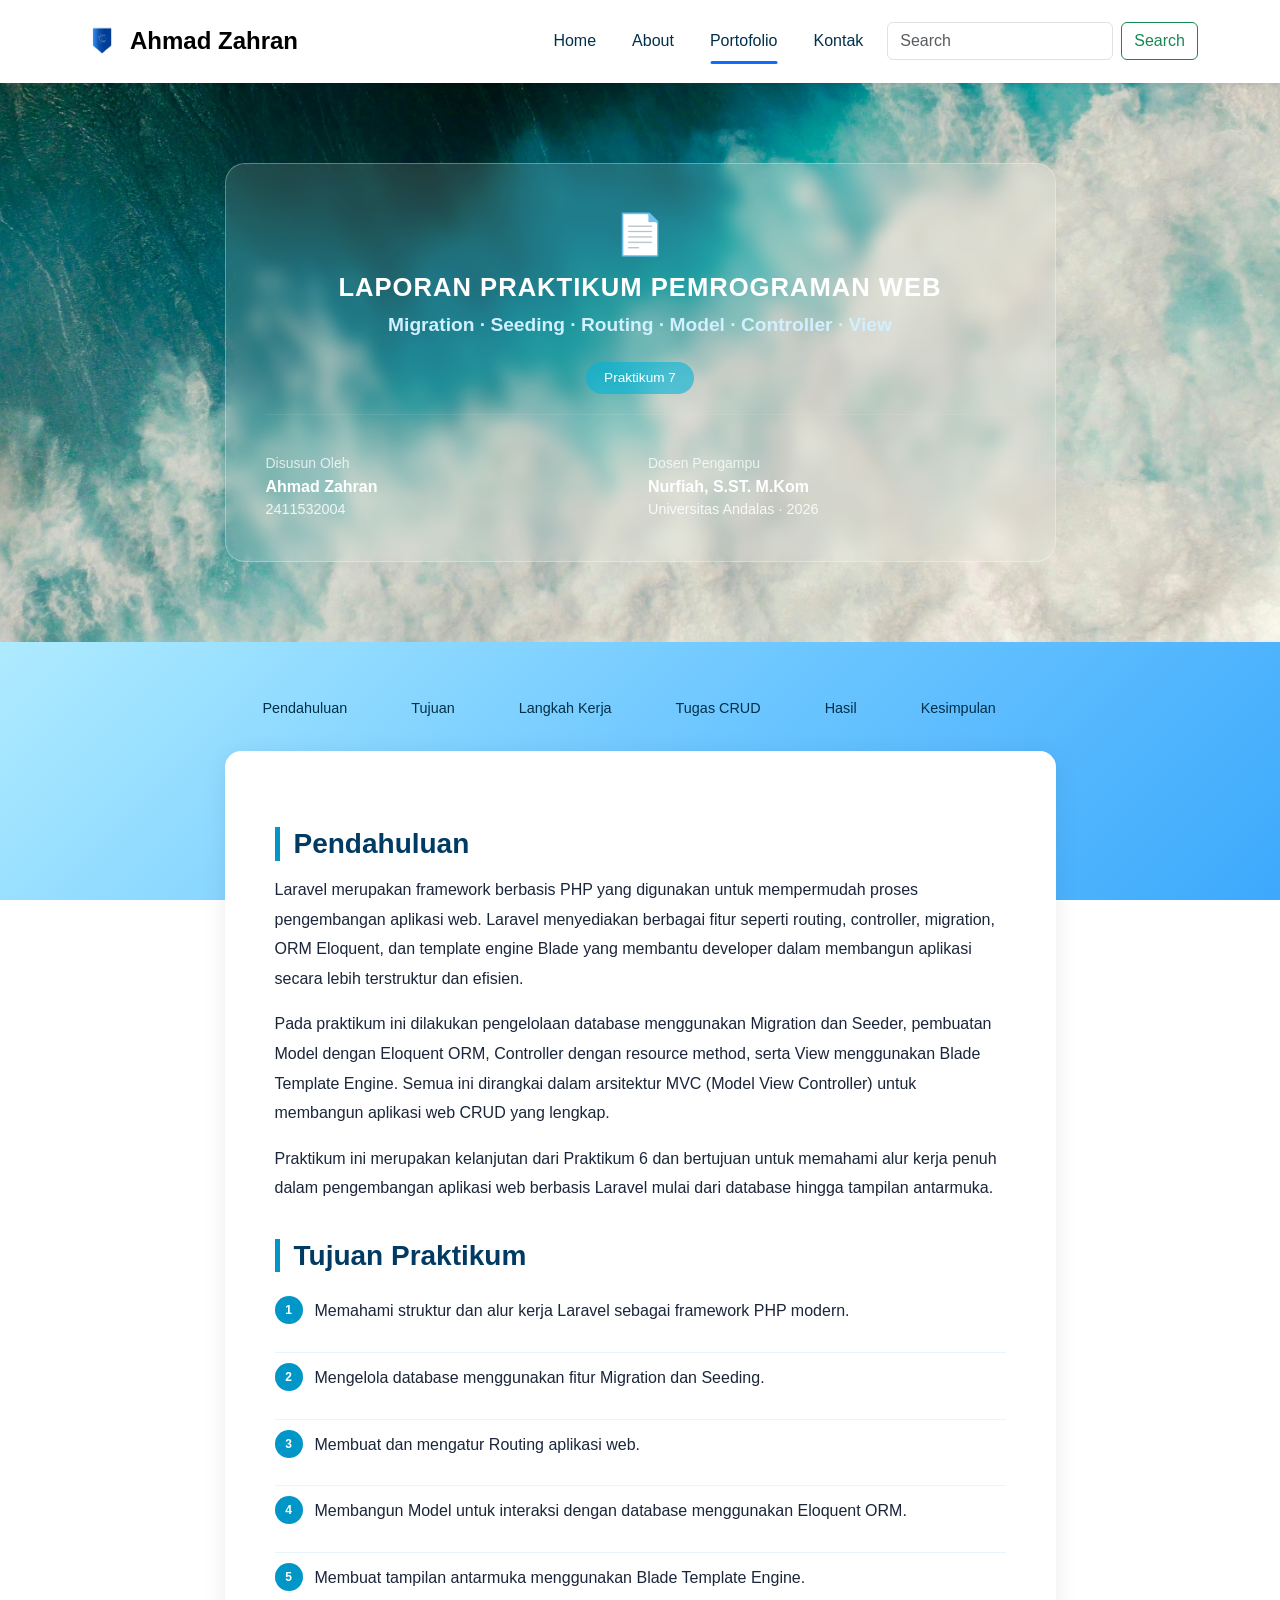
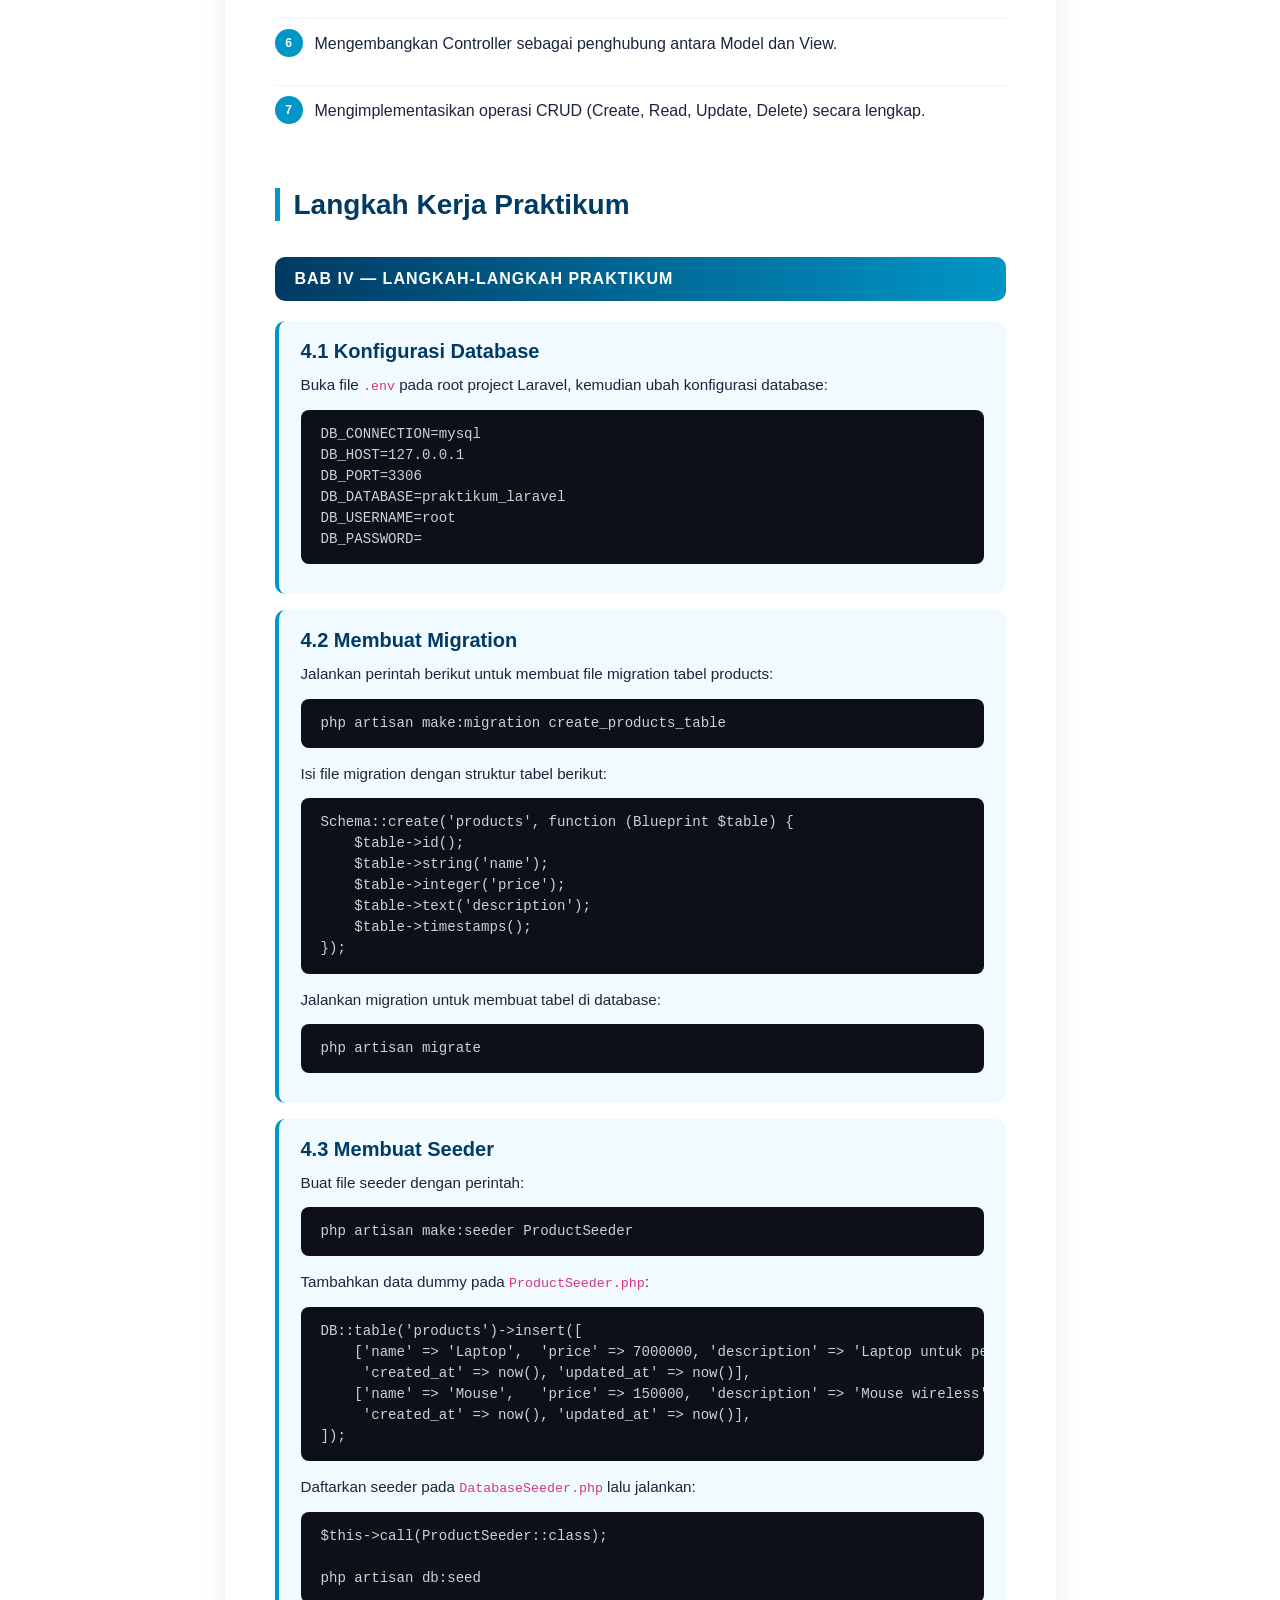
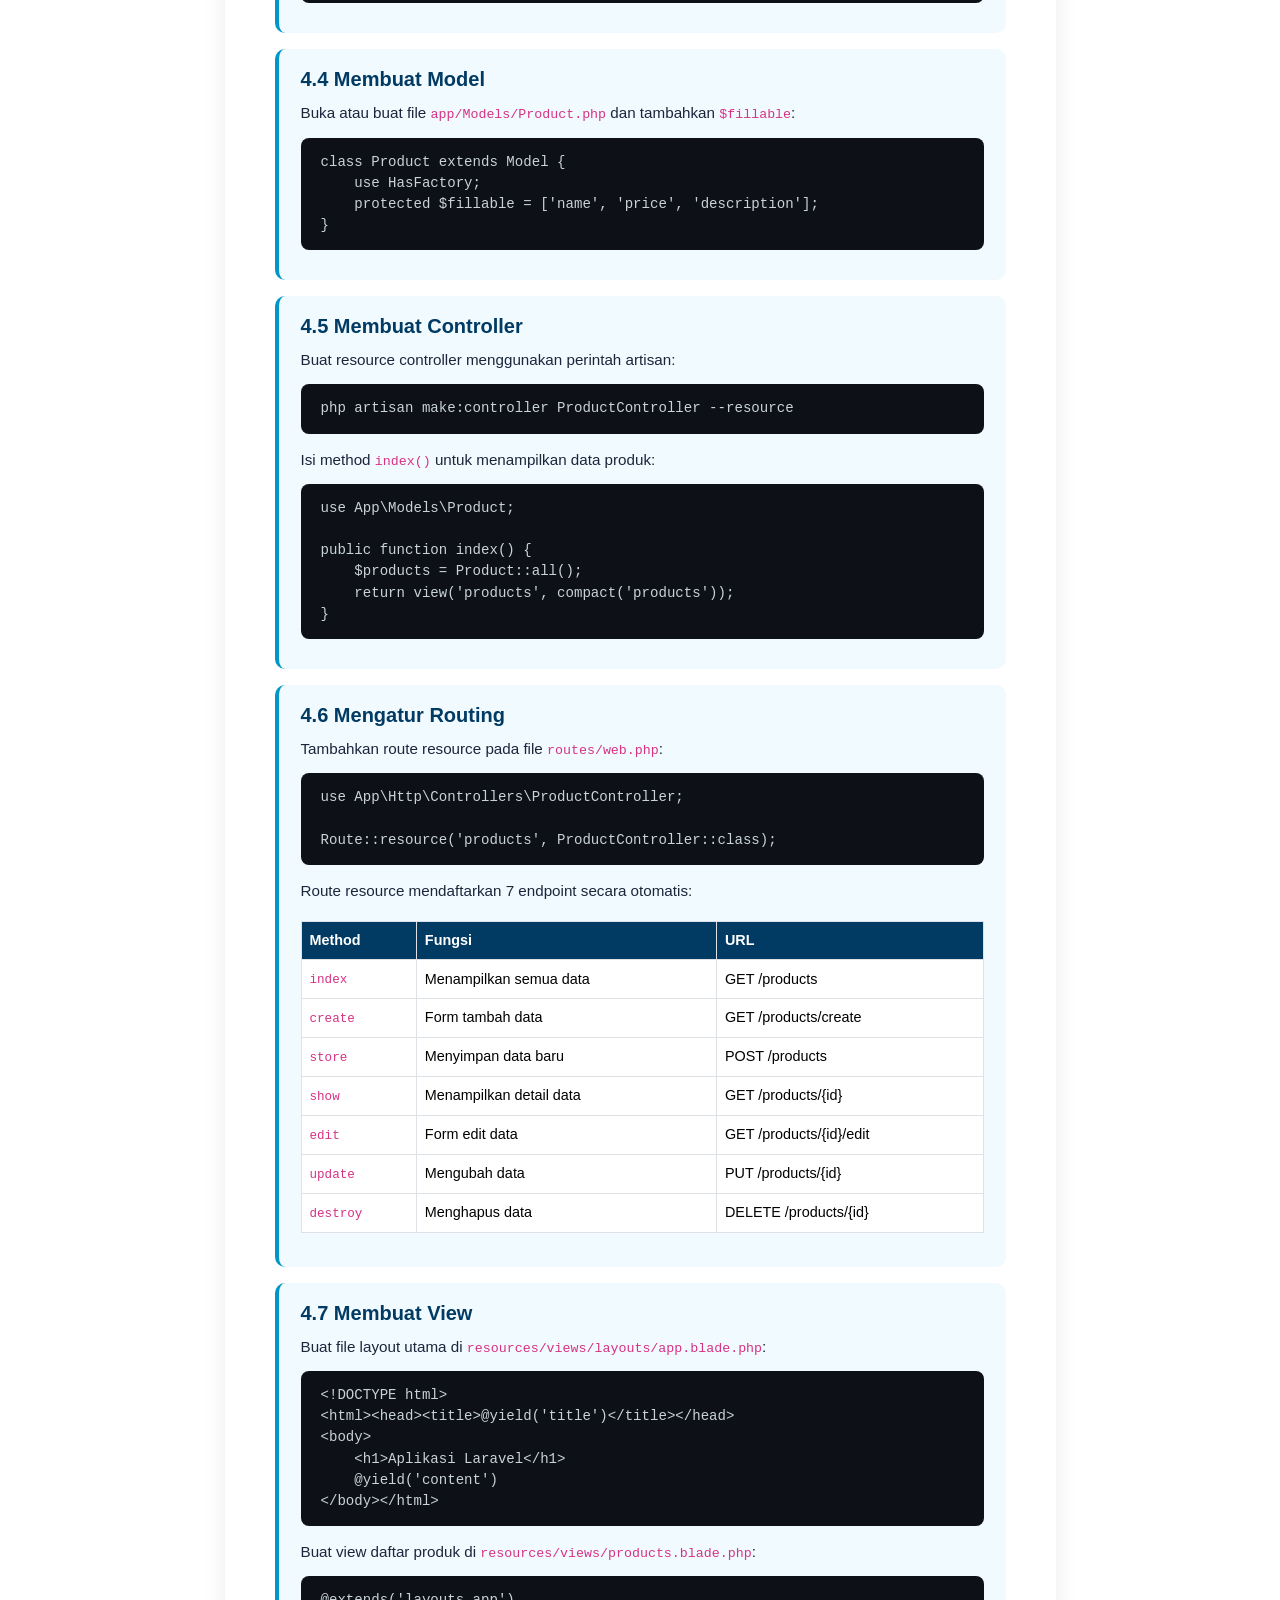
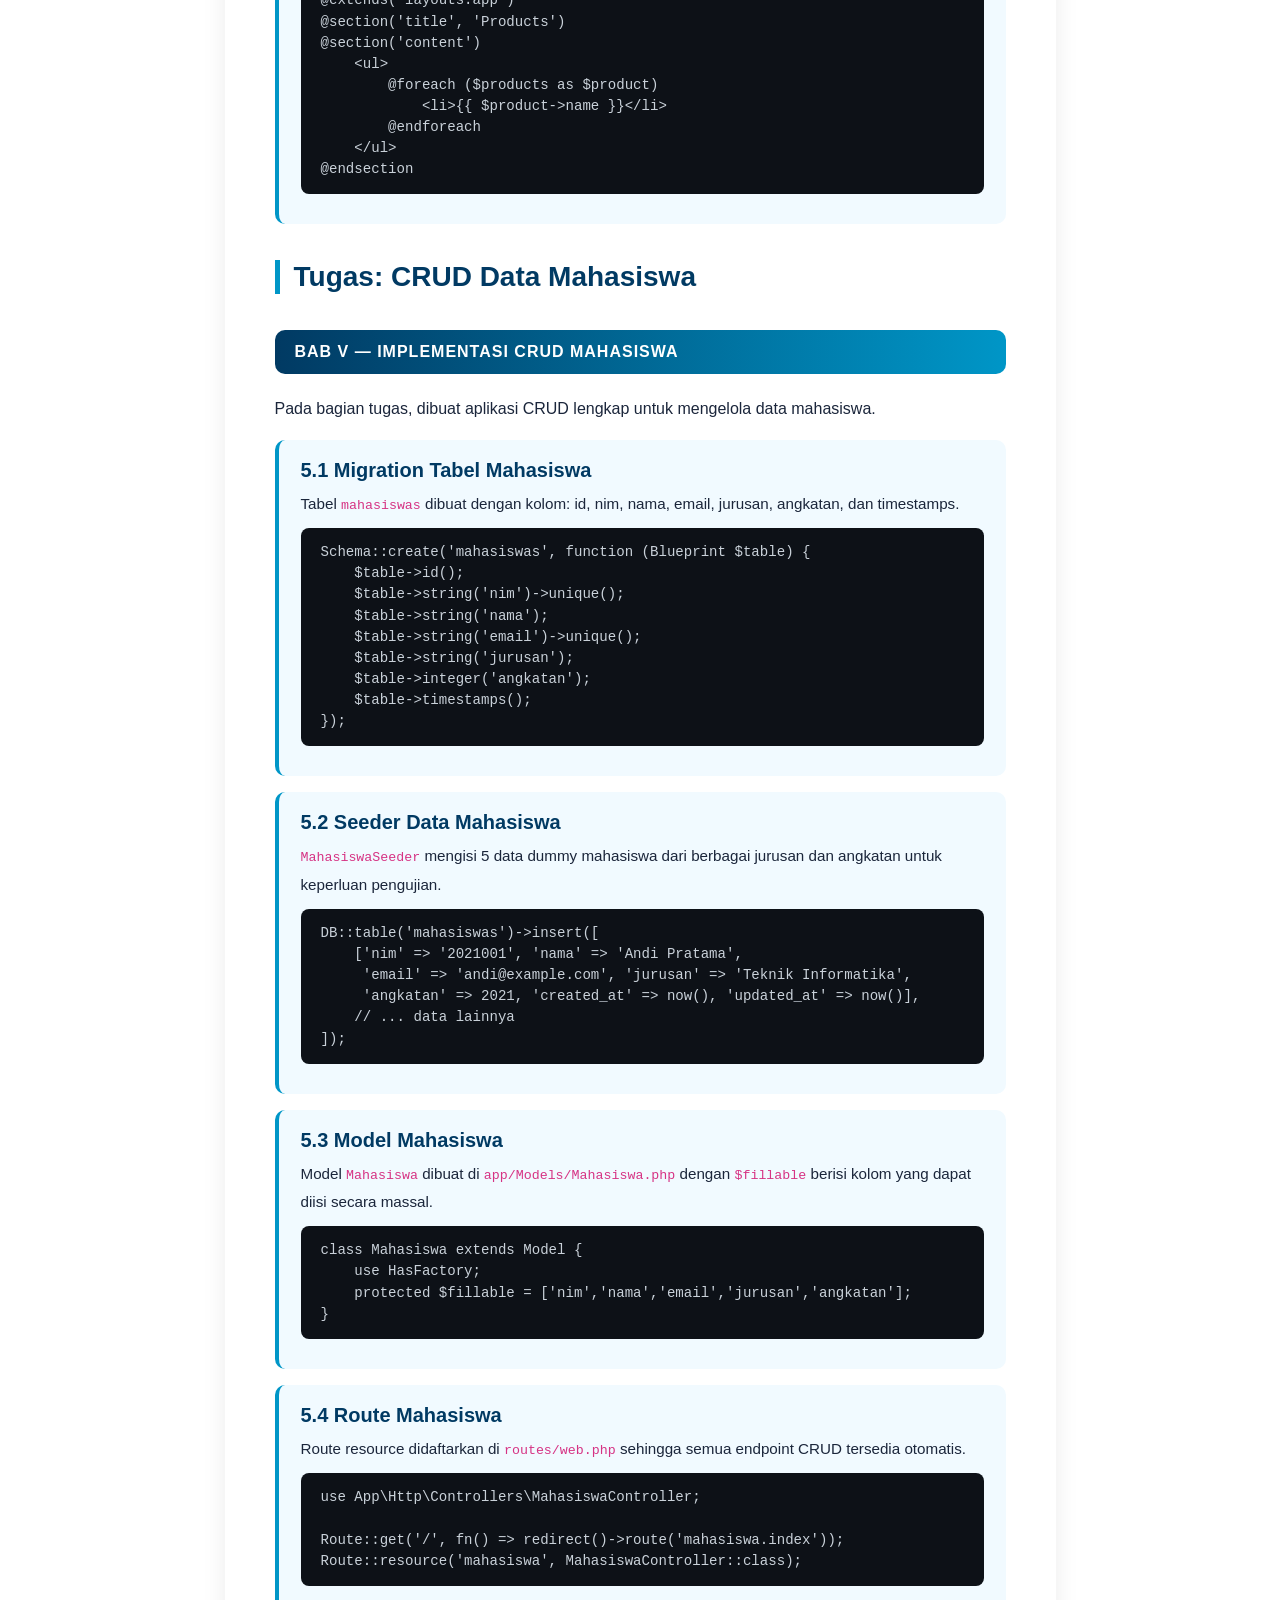
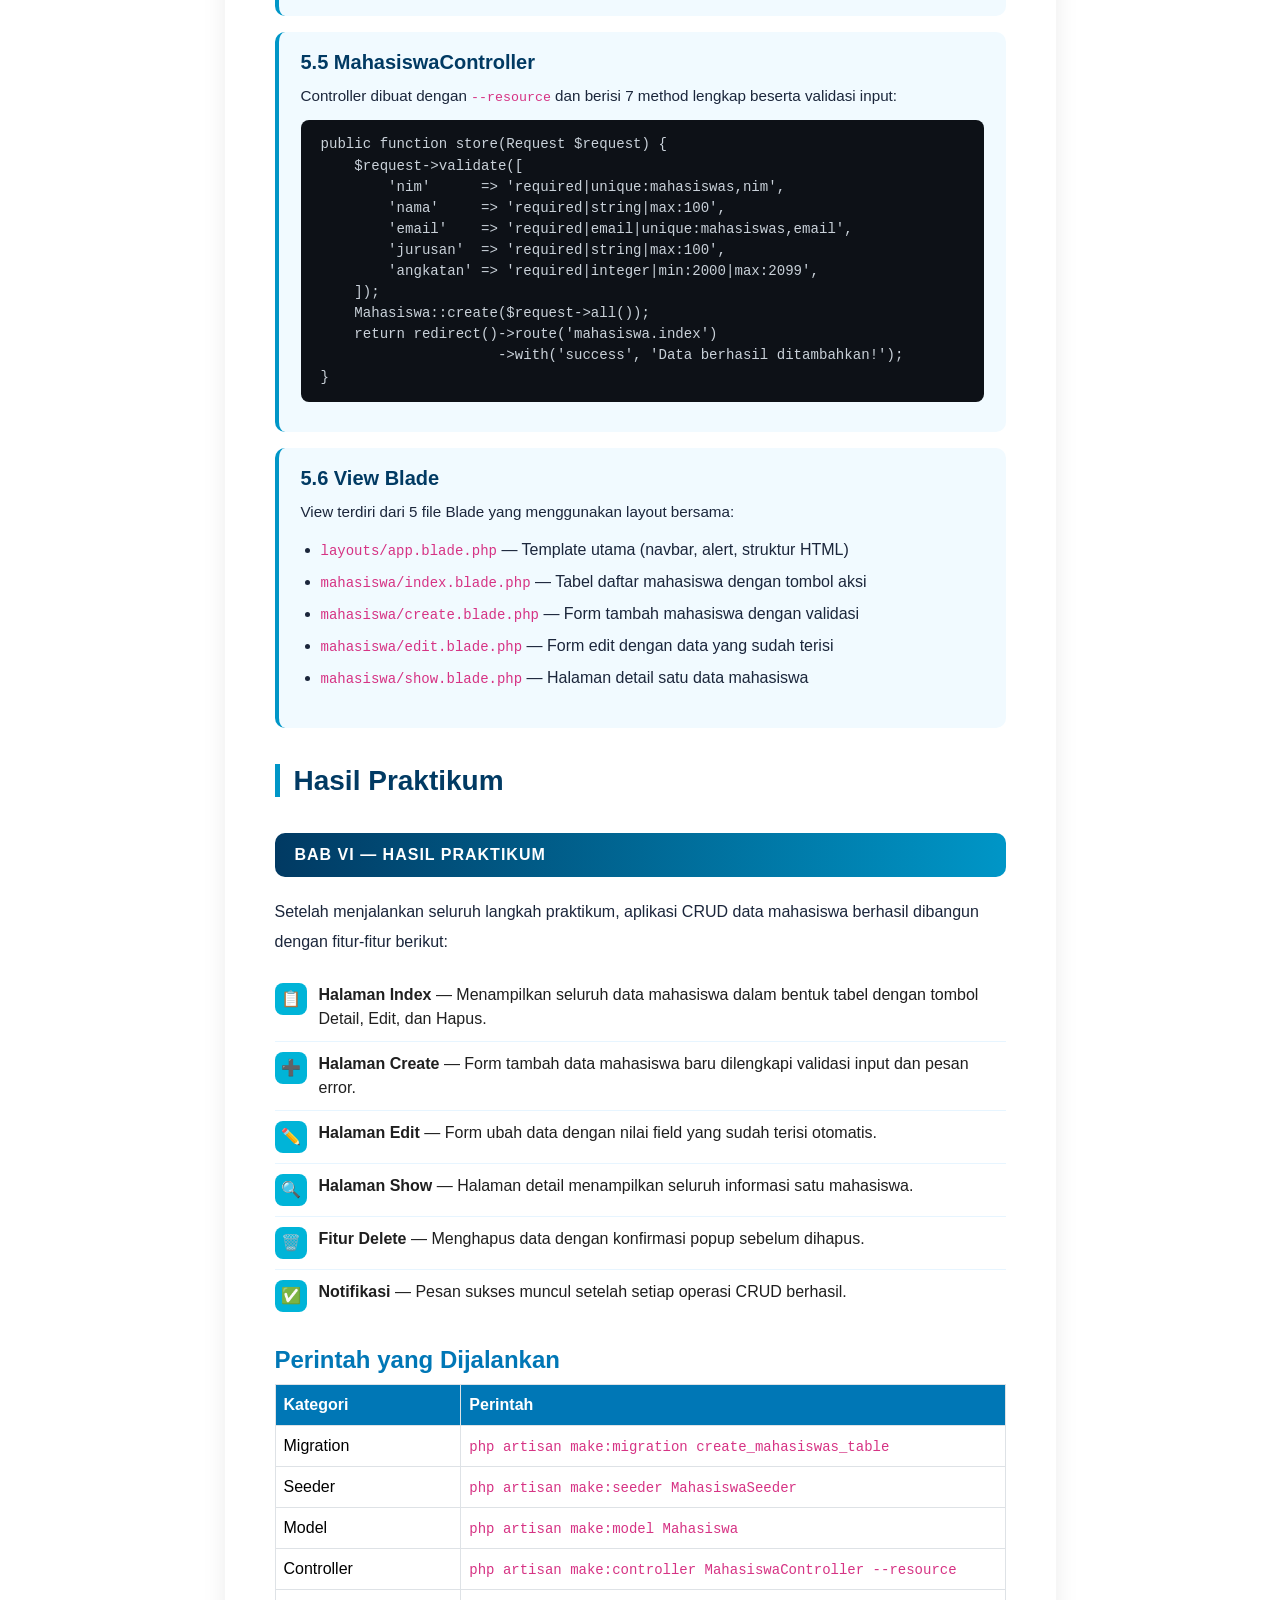
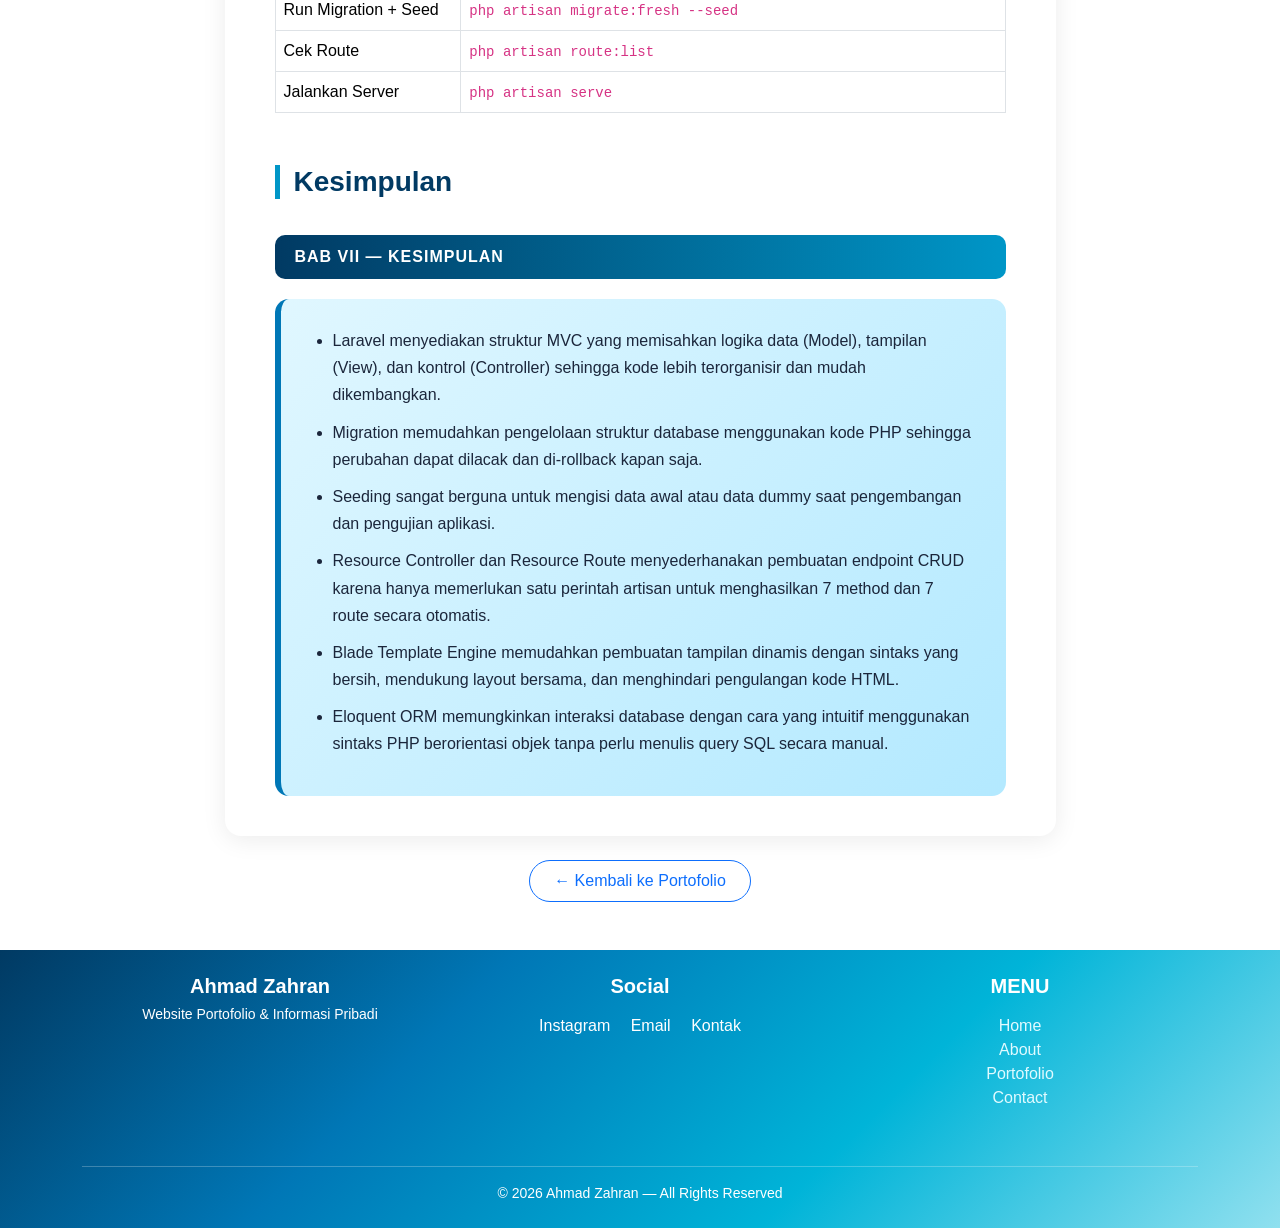
<file: laporan7.html>
<!DOCTYPE html>
<html lang="id">
<head>
  <meta charset="UTF-8">
  <meta name="viewport" content="width=device-width, initial-scale=1.0">
  <title>Laporan Praktikum 7 - Ahmad Zahran</title>
  <link href="https://cdn.jsdelivr.net/npm/bootstrap@5.3.0/dist/css/bootstrap.min.css" rel="stylesheet">
  <link href="custom.css" rel="stylesheet">
  <style>
    .laporan-hero {
      background-image: url("images/background.png");
      background-size: cover;
      background-position: center;
      background-repeat: no-repeat;
      padding-top: 80px;
      padding-bottom: 80px;
      color: #fff;
    }

    .laporan-cover {
      background: rgba(255,255,255,0.12);
      backdrop-filter: blur(8px);
      border: 1px solid rgba(255,255,255,0.3);
      border-radius: 20px;
      padding: 40px;
      text-align: center;
      color: #fff;
    }

    .laporan-cover h1 {
      font-size: 1.6rem;
      font-weight: 700;
      letter-spacing: 1px;
      text-transform: uppercase;
    }

    .laporan-cover h2 {
      font-size: 1.2rem;
      font-weight: 600;
      margin-top: 10px;
      color: #d0f0ff;
    }

    .laporan-cover .badge-info {
      background: rgba(0,180,216,0.6);
      border-radius: 30px;
      padding: 6px 18px;
      font-size: 0.85rem;
      display: inline-block;
      margin-top: 10px;
    }

    .report-body {
      background: #fff;
      border-radius: 16px;
      box-shadow: 0 4px 24px rgba(0,0,0,0.08);
      padding: 40px 50px;
    }

    .report-body h3 {
      color: #013a63;
      font-weight: 700;
      border-left: 5px solid #0096c7;
      padding-left: 14px;
      margin-top: 36px;
      margin-bottom: 14px;
    }

    .report-body h4 {
      color: #0077b6;
      font-weight: 600;
      margin-top: 24px;
      margin-bottom: 10px;
    }

    .report-body p {
      color: #1b263b;
      line-height: 1.85;
      font-size: 1rem;
    }

    .step-card {
      background: #f1faff;
      border-left: 4px solid #0096c7;
      border-radius: 10px;
      padding: 18px 22px;
      margin-bottom: 16px;
    }

    .step-card h5 {
      color: #013a63;
      font-weight: 700;
      margin-bottom: 8px;
    }

    .step-card p { margin: 0; font-size: 0.95rem; }

    .code-block {
      background: #0d1117;
      color: #c9d1d9;
      border-radius: 8px;
      padding: 14px 20px;
      font-family: 'Courier New', monospace;
      font-size: 0.88rem;
      margin: 10px 0 12px;
      overflow-x: auto;
      white-space: pre;
    }

    .tujuan-item {
      display: flex;
      align-items: flex-start;
      gap: 12px;
      padding: 10px 0;
      border-bottom: 1px solid #e7f5ff;
    }

    .tujuan-item:last-child { border-bottom: none; }

    .tujuan-icon {
      background: #0096c7;
      color: #fff;
      border-radius: 50%;
      width: 28px;
      height: 28px;
      display: flex;
      align-items: center;
      justify-content: center;
      font-size: 0.75rem;
      font-weight: 700;
      flex-shrink: 0;
    }

    .hasil-item {
      display: flex;
      align-items: flex-start;
      gap: 12px;
      padding: 10px 0;
      border-bottom: 1px solid #e7f5ff;
    }

    .hasil-item:last-child { border-bottom: none; }

    .hasil-icon {
      background: #00b4d8;
      color: #fff;
      border-radius: 8px;
      width: 32px;
      height: 32px;
      display: flex;
      align-items: center;
      justify-content: center;
      font-size: 1rem;
      flex-shrink: 0;
    }

    .kesimpulan-box {
      background: linear-gradient(135deg, #e0f7ff, #b3e9ff);
      border-radius: 14px;
      padding: 28px 32px;
      border-left: 6px solid #0077b6;
      margin-top: 20px;
    }

    .kesimpulan-box li {
      margin-bottom: 10px;
      line-height: 1.7;
      color: #1b263b;
    }

    .laporan-nav-pills .nav-link {
      color: #013a63;
      border-radius: 30px;
      font-weight: 500;
      padding: 8px 18px;
      font-size: 0.9rem;
    }

    .laporan-nav-pills .nav-link.active {
      background: #0096c7;
      color: #fff;
    }

    .route-table th {
      background: #013a63;
      color: #fff;
      font-weight: 600;
    }

    .route-table td, .route-table th {
      vertical-align: middle;
      font-size: 0.9rem;
    }

    .cmd-table th {
      background: #0077b6;
      color: #fff;
      font-weight: 600;
    }

    .step-img {
      width: 100%;
      border-radius: 8px;
      border: 1px solid #d0ebff;
      margin-top: 12px;
      box-shadow: 0 2px 10px rgba(0,0,0,0.1);
    }

    .step-img-caption {
      text-align: center;
      font-size: 0.82rem;
      color: #6c757d;
      margin-top: 6px;
      margin-bottom: 4px;
      font-style: italic;
    }

    .img-grid-2 {
      display: grid;
      grid-template-columns: 1fr 1fr;
      gap: 12px;
      margin-top: 12px;
    }

    .img-grid-2 figure { margin: 0; }

    .bab-divider {
      background: linear-gradient(90deg, #013a63, #0096c7);
      color: #fff;
      border-radius: 10px;
      padding: 10px 20px;
      font-weight: 700;
      font-size: 1rem;
      margin: 36px 0 20px;
      letter-spacing: 1px;
    }

    @media (max-width: 768px) {
      .report-body { padding: 24px 20px; }
      .img-grid-2 { grid-template-columns: 1fr; }
    }
  </style>
</head>

<body>

<!-- ========== NAVBAR ========== -->
<nav class="navbar navbar-expand-lg navbar-light bg-white py-3 sticky-top shadow-sm">
  <div class="container">
    <a class="navbar-brand d-flex align-items-center fw-bold fs-4" href="index.html">
      <img src="images/logo.png" alt="Logo"
           style="height: 40px; width: 40px; object-fit: cover;" class="me-2">
      Ahmad Zahran
    </a>
    <button class="navbar-toggler" type="button" data-bs-toggle="collapse" data-bs-target="#navbarNav">
      <span class="navbar-toggler-icon"></span>
    </button>
    <div class="collapse navbar-collapse" id="navbarNav">
      <ul class="navbar-nav ms-auto mb-2 mb-lg-0">
        <li class="nav-item"><a class="nav-link" href="index.html">Home</a></li>
        <li class="nav-item"><a class="nav-link" href="about.html">About</a></li>
        <li class="nav-item"><a class="nav-link active" href="portofolio.html">Portofolio</a></li>
        <li class="nav-item"><a class="nav-link" href="kontak.html">Kontak</a></li>
      </ul>
      <form class="d-flex ms-3">
        <input class="form-control me-2" type="search" placeholder="Search">
        <button class="btn btn-outline-success" type="submit">Search</button>
      </form>
    </div>
  </div>
</nav>

<!-- ========== HERO COVER ========== -->
<div class="laporan-hero">
  <div class="container">
    <div class="row justify-content-center">
      <div class="col-md-9">
        <div class="laporan-cover">
          <div style="font-size:2.5rem; margin-bottom:8px;">📄</div>
          <h1>Laporan Praktikum Pemrograman Web</h1>
          <h2>Migration · Seeding · Routing · Model · Controller · View</h2>
          <div class="mt-3">
            <span class="badge-info">Praktikum 7</span>
          </div>
          <hr style="border-color: rgba(255,255,255,0.3); margin: 20px 0;">
          <div class="row text-start g-3 mt-1">
            <div class="col-sm-6">
              <small style="opacity:0.75">Disusun Oleh</small>
              <div class="fw-bold">Ahmad Zahran</div>
              <div style="opacity:0.85; font-size:0.9rem;">2411532004</div>
            </div>
            <div class="col-sm-6">
              <small style="opacity:0.75">Dosen Pengampu</small>
              <div class="fw-bold">Nurfiah, S.ST. M.Kom</div>
              <div style="opacity:0.85; font-size:0.9rem;">Universitas Andalas · 2026</div>
            </div>
          </div>
        </div>
      </div>
    </div>
  </div>
</div>

<!-- ========== KONTEN LAPORAN ========== -->
<section class="py-5">
  <div class="container">
    <div class="row justify-content-center">
      <div class="col-lg-9">

        <!-- Nav Pills -->
        <ul class="nav laporan-nav-pills mb-4 gap-2 flex-wrap">
          <li class="nav-item"><a class="nav-link active" href="#pendahuluan">Pendahuluan</a></li>
          <li class="nav-item"><a class="nav-link" href="#tujuan">Tujuan</a></li>
          <li class="nav-item"><a class="nav-link" href="#langkah">Langkah Kerja</a></li>
          <li class="nav-item"><a class="nav-link" href="#tugas">Tugas CRUD</a></li>
          <li class="nav-item"><a class="nav-link" href="#hasil">Hasil</a></li>
          <li class="nav-item"><a class="nav-link" href="#kesimpulan">Kesimpulan</a></li>
        </ul>

        <div class="report-body">

          <!-- ===== PENDAHULUAN ===== -->
          <div id="pendahuluan">
            <h3>Pendahuluan</h3>
            <p>
              Laravel merupakan framework berbasis PHP yang digunakan untuk mempermudah proses pengembangan
              aplikasi web. Laravel menyediakan berbagai fitur seperti routing, controller, migration, ORM
              Eloquent, dan template engine Blade yang membantu developer dalam membangun aplikasi secara
              lebih terstruktur dan efisien.
            </p>
            <p>
              Pada praktikum ini dilakukan pengelolaan database menggunakan Migration dan Seeder, pembuatan
              Model dengan Eloquent ORM, Controller dengan resource method, serta View menggunakan Blade
              Template Engine. Semua ini dirangkai dalam arsitektur MVC (Model View Controller) untuk
              membangun aplikasi web CRUD yang lengkap.
            </p>
            <p>
              Praktikum ini merupakan kelanjutan dari Praktikum 6 dan bertujuan untuk memahami alur kerja
              penuh dalam pengembangan aplikasi web berbasis Laravel mulai dari database hingga tampilan antarmuka.
            </p>
          </div>

          <!-- ===== TUJUAN ===== -->
          <div id="tujuan">
            <h3>Tujuan Praktikum</h3>
            <div>
              <div class="tujuan-item">
                <div class="tujuan-icon">1</div>
                <p>Memahami struktur dan alur kerja Laravel sebagai framework PHP modern.</p>
              </div>
              <div class="tujuan-item">
                <div class="tujuan-icon">2</div>
                <p>Mengelola database menggunakan fitur Migration dan Seeding.</p>
              </div>
              <div class="tujuan-item">
                <div class="tujuan-icon">3</div>
                <p>Membuat dan mengatur Routing aplikasi web.</p>
              </div>
              <div class="tujuan-item">
                <div class="tujuan-icon">4</div>
                <p>Membangun Model untuk interaksi dengan database menggunakan Eloquent ORM.</p>
              </div>
              <div class="tujuan-item">
                <div class="tujuan-icon">5</div>
                <p>Membuat tampilan antarmuka menggunakan Blade Template Engine.</p>
              </div>
              <div class="tujuan-item">
                <div class="tujuan-icon">6</div>
                <p>Mengembangkan Controller sebagai penghubung antara Model dan View.</p>
              </div>
              <div class="tujuan-item">
                <div class="tujuan-icon">7</div>
                <p>Mengimplementasikan operasi CRUD (Create, Read, Update, Delete) secara lengkap.</p>
              </div>
            </div>
          </div>

          <!-- ===== LANGKAH KERJA ===== -->
          <div id="langkah">
            <h3>Langkah Kerja Praktikum</h3>
            <div class="bab-divider">BAB IV — LANGKAH-LANGKAH PRAKTIKUM</div>

            <!-- 4.1 -->
            <div class="step-card">
              <h5>4.1 Konfigurasi Database</h5>
              <p>Buka file <code>.env</code> pada root project Laravel, kemudian ubah konfigurasi database:</p>
              <div class="code-block">DB_CONNECTION=mysql
DB_HOST=127.0.0.1
DB_PORT=3306
DB_DATABASE=praktikum_laravel
DB_USERNAME=root
DB_PASSWORD=</div>
              <!-- Tambahkan screenshot konfigurasi .env di sini -->
            </div>

            <!-- 4.2 -->
            <div class="step-card">
              <h5>4.2 Membuat Migration</h5>
              <p>Jalankan perintah berikut untuk membuat file migration tabel products:</p>
              <div class="code-block">php artisan make:migration create_products_table</div>
              <p style="margin-top:8px;">Isi file migration dengan struktur tabel berikut:</p>
              <div class="code-block">Schema::create('products', function (Blueprint $table) {
    $table->id();
    $table->string('name');
    $table->integer('price');
    $table->text('description');
    $table->timestamps();
});</div>
              <p style="margin-top:8px;">Jalankan migration untuk membuat tabel di database:</p>
              <div class="code-block">php artisan migrate</div>
              <!-- Tambahkan screenshot migration di sini -->
            </div>

            <!-- 4.3 -->
            <div class="step-card">
              <h5>4.3 Membuat Seeder</h5>
              <p>Buat file seeder dengan perintah:</p>
              <div class="code-block">php artisan make:seeder ProductSeeder</div>
              <p style="margin-top:8px;">Tambahkan data dummy pada <code>ProductSeeder.php</code>:</p>
              <div class="code-block">DB::table('products')->insert([
    ['name' => 'Laptop',  'price' => 7000000, 'description' => 'Laptop untuk pemrograman',
     'created_at' => now(), 'updated_at' => now()],
    ['name' => 'Mouse',   'price' => 150000,  'description' => 'Mouse wireless',
     'created_at' => now(), 'updated_at' => now()],
]);</div>
              <p style="margin-top:8px;">Daftarkan seeder pada <code>DatabaseSeeder.php</code> lalu jalankan:</p>
              <div class="code-block">$this->call(ProductSeeder::class);

php artisan db:seed</div>
              <!-- Tambahkan screenshot seeder di sini -->
            </div>

            <!-- 4.4 -->
            <div class="step-card">
              <h5>4.4 Membuat Model</h5>
              <p>Buka atau buat file <code>app/Models/Product.php</code> dan tambahkan <code>$fillable</code>:</p>
              <div class="code-block">class Product extends Model {
    use HasFactory;
    protected $fillable = ['name', 'price', 'description'];
}</div>
              <!-- Tambahkan screenshot model di sini -->
            </div>

            <!-- 4.5 -->
            <div class="step-card">
              <h5>4.5 Membuat Controller</h5>
              <p>Buat resource controller menggunakan perintah artisan:</p>
              <div class="code-block">php artisan make:controller ProductController --resource</div>
              <p style="margin-top:8px;">Isi method <code>index()</code> untuk menampilkan data produk:</p>
              <div class="code-block">use App\Models\Product;

public function index() {
    $products = Product::all();
    return view('products', compact('products'));
}</div>
              <!-- Tambahkan screenshot controller di sini -->
            </div>

            <!-- 4.6 -->
            <div class="step-card">
              <h5>4.6 Mengatur Routing</h5>
              <p>Tambahkan route resource pada file <code>routes/web.php</code>:</p>
              <div class="code-block">use App\Http\Controllers\ProductController;

Route::resource('products', ProductController::class);</div>
              <p style="margin-top:10px;">Route resource mendaftarkan 7 endpoint secara otomatis:</p>

              <div class="table-responsive mt-3">
                <table class="table table-bordered route-table">
                  <thead>
                    <tr>
                      <th>Method</th>
                      <th>Fungsi</th>
                      <th>URL</th>
                    </tr>
                  </thead>
                  <tbody>
                    <tr><td><code>index</code></td><td>Menampilkan semua data</td><td>GET /products</td></tr>
                    <tr><td><code>create</code></td><td>Form tambah data</td><td>GET /products/create</td></tr>
                    <tr><td><code>store</code></td><td>Menyimpan data baru</td><td>POST /products</td></tr>
                    <tr><td><code>show</code></td><td>Menampilkan detail data</td><td>GET /products/{id}</td></tr>
                    <tr><td><code>edit</code></td><td>Form edit data</td><td>GET /products/{id}/edit</td></tr>
                    <tr><td><code>update</code></td><td>Mengubah data</td><td>PUT /products/{id}</td></tr>
                    <tr><td><code>destroy</code></td><td>Menghapus data</td><td>DELETE /products/{id}</td></tr>
                  </tbody>
                </table>
              </div>
              <!-- Tambahkan screenshot routing di sini -->
            </div>

            <!-- 4.7 -->
            <div class="step-card">
              <h5>4.7 Membuat View</h5>
              <p>Buat file layout utama di <code>resources/views/layouts/app.blade.php</code>:</p>
              <div class="code-block">&lt;!DOCTYPE html&gt;
&lt;html&gt;&lt;head&gt;&lt;title&gt;@yield('title')&lt;/title&gt;&lt;/head&gt;
&lt;body&gt;
    &lt;h1&gt;Aplikasi Laravel&lt;/h1&gt;
    @yield('content')
&lt;/body&gt;&lt;/html&gt;</div>
              <p style="margin-top:8px;">Buat view daftar produk di <code>resources/views/products.blade.php</code>:</p>
              <div class="code-block">@extends('layouts.app')
@section('title', 'Products')
@section('content')
    &lt;ul&gt;
        @foreach ($products as $product)
            &lt;li&gt;{{ $product->name }}&lt;/li&gt;
        @endforeach
    &lt;/ul&gt;
@endsection</div>
              <!-- Tambahkan screenshot view di sini -->
            </div>
          </div>

          <!-- ===== TUGAS CRUD ===== -->
          <div id="tugas">
            <h3>Tugas: CRUD Data Mahasiswa</h3>
            <div class="bab-divider">BAB V — IMPLEMENTASI CRUD MAHASISWA</div>
            <p>Pada bagian tugas, dibuat aplikasi CRUD lengkap untuk mengelola data mahasiswa.</p>

            <!-- 5.1 -->
            <div class="step-card">
              <h5>5.1 Migration Tabel Mahasiswa</h5>
              <p>Tabel <code>mahasiswas</code> dibuat dengan kolom: id, nim, nama, email, jurusan, angkatan, dan timestamps.</p>
              <div class="code-block">Schema::create('mahasiswas', function (Blueprint $table) {
    $table->id();
    $table->string('nim')->unique();
    $table->string('nama');
    $table->string('email')->unique();
    $table->string('jurusan');
    $table->integer('angkatan');
    $table->timestamps();
});</div>
              <!-- Tambahkan screenshot migration mahasiswa di sini -->
            </div>

            <!-- 5.2 -->
            <div class="step-card">
              <h5>5.2 Seeder Data Mahasiswa</h5>
              <p><code>MahasiswaSeeder</code> mengisi 5 data dummy mahasiswa dari berbagai jurusan dan angkatan untuk keperluan pengujian.</p>
              <div class="code-block">DB::table('mahasiswas')->insert([
    ['nim' => '2021001', 'nama' => 'Andi Pratama',
     'email' => 'andi@example.com', 'jurusan' => 'Teknik Informatika',
     'angkatan' => 2021, 'created_at' => now(), 'updated_at' => now()],
    // ... data lainnya
]);</div>
              <!-- Tambahkan screenshot seeder mahasiswa di sini -->
            </div>

            <!-- 5.3 -->
            <div class="step-card">
              <h5>5.3 Model Mahasiswa</h5>
              <p>Model <code>Mahasiswa</code> dibuat di <code>app/Models/Mahasiswa.php</code> dengan <code>$fillable</code> berisi kolom yang dapat diisi secara massal.</p>
              <div class="code-block">class Mahasiswa extends Model {
    use HasFactory;
    protected $fillable = ['nim','nama','email','jurusan','angkatan'];
}</div>
              <!-- Tambahkan screenshot model mahasiswa di sini -->
            </div>

            <!-- 5.4 -->
            <div class="step-card">
              <h5>5.4 Route Mahasiswa</h5>
              <p>Route resource didaftarkan di <code>routes/web.php</code> sehingga semua endpoint CRUD tersedia otomatis.</p>
              <div class="code-block">use App\Http\Controllers\MahasiswaController;

Route::get('/', fn() => redirect()->route('mahasiswa.index'));
Route::resource('mahasiswa', MahasiswaController::class);</div>
              <!-- Tambahkan screenshot route mahasiswa di sini -->
            </div>

            <!-- 5.5 -->
            <div class="step-card">
              <h5>5.5 MahasiswaController</h5>
              <p>Controller dibuat dengan <code>--resource</code> dan berisi 7 method lengkap beserta validasi input:</p>
              <div class="code-block">public function store(Request $request) {
    $request->validate([
        'nim'      => 'required|unique:mahasiswas,nim',
        'nama'     => 'required|string|max:100',
        'email'    => 'required|email|unique:mahasiswas,email',
        'jurusan'  => 'required|string|max:100',
        'angkatan' => 'required|integer|min:2000|max:2099',
    ]);
    Mahasiswa::create($request->all());
    return redirect()->route('mahasiswa.index')
                     ->with('success', 'Data berhasil ditambahkan!');
}</div>
              <!-- Tambahkan screenshot controller mahasiswa di sini -->
            </div>

            <!-- 5.6 -->
            <div class="step-card">
              <h5>5.6 View Blade</h5>
              <p>View terdiri dari 5 file Blade yang menggunakan layout bersama:</p>
              <ul style="margin-top:8px; padding-left:20px; color:#1b263b; line-height:2;">
                <li><code>layouts/app.blade.php</code> — Template utama (navbar, alert, struktur HTML)</li>
                <li><code>mahasiswa/index.blade.php</code> — Tabel daftar mahasiswa dengan tombol aksi</li>
                <li><code>mahasiswa/create.blade.php</code> — Form tambah mahasiswa dengan validasi</li>
                <li><code>mahasiswa/edit.blade.php</code> — Form edit dengan data yang sudah terisi</li>
                <li><code>mahasiswa/show.blade.php</code> — Halaman detail satu data mahasiswa</li>
              </ul>
              <!-- Tambahkan screenshot view blade di sini -->
            </div>
          </div>

          <!-- ===== HASIL ===== -->
          <div id="hasil">
            <h3>Hasil Praktikum</h3>
            <div class="bab-divider">BAB VI — HASIL PRAKTIKUM</div>
            <p>Setelah menjalankan seluruh langkah praktikum, aplikasi CRUD data mahasiswa berhasil dibangun dengan fitur-fitur berikut:</p>

            <div>
              <div class="hasil-item">
                <div class="hasil-icon">📋</div>
                <div><strong>Halaman Index</strong> — Menampilkan seluruh data mahasiswa dalam bentuk tabel dengan tombol Detail, Edit, dan Hapus.</div>
              </div>
              <div class="hasil-item">
                <div class="hasil-icon">➕</div>
                <div><strong>Halaman Create</strong> — Form tambah data mahasiswa baru dilengkapi validasi input dan pesan error.</div>
              </div>
              <div class="hasil-item">
                <div class="hasil-icon">✏️</div>
                <div><strong>Halaman Edit</strong> — Form ubah data dengan nilai field yang sudah terisi otomatis.</div>
              </div>
              <div class="hasil-item">
                <div class="hasil-icon">🔍</div>
                <div><strong>Halaman Show</strong> — Halaman detail menampilkan seluruh informasi satu mahasiswa.</div>
              </div>
              <div class="hasil-item">
                <div class="hasil-icon">🗑️</div>
                <div><strong>Fitur Delete</strong> — Menghapus data dengan konfirmasi popup sebelum dihapus.</div>
              </div>
              <div class="hasil-item">
                <div class="hasil-icon">✅</div>
                <div><strong>Notifikasi</strong> — Pesan sukses muncul setelah setiap operasi CRUD berhasil.</div>
              </div>
            </div>

            <!-- Tambahkan screenshot hasil (tampilan browser) di sini -->

            <h4 class="mt-4">Perintah yang Dijalankan</h4>
            <div class="table-responsive">
              <table class="table table-bordered cmd-table">
                <thead>
                  <tr>
                    <th>Kategori</th>
                    <th>Perintah</th>
                  </tr>
                </thead>
                <tbody>
                  <tr><td>Migration</td><td><code>php artisan make:migration create_mahasiswas_table</code></td></tr>
                  <tr><td>Seeder</td><td><code>php artisan make:seeder MahasiswaSeeder</code></td></tr>
                  <tr><td>Model</td><td><code>php artisan make:model Mahasiswa</code></td></tr>
                  <tr><td>Controller</td><td><code>php artisan make:controller MahasiswaController --resource</code></td></tr>
                  <tr><td>Run Migration + Seed</td><td><code>php artisan migrate:fresh --seed</code></td></tr>
                  <tr><td>Cek Route</td><td><code>php artisan route:list</code></td></tr>
                  <tr><td>Jalankan Server</td><td><code>php artisan serve</code></td></tr>
                </tbody>
              </table>
            </div>
          </div>

          <!-- ===== KESIMPULAN ===== -->
          <div id="kesimpulan">
            <h3>Kesimpulan</h3>
            <div class="bab-divider">BAB VII — KESIMPULAN</div>
            <div class="kesimpulan-box">
              <ul style="padding-left:20px; margin:0;">
                <li>Laravel menyediakan struktur MVC yang memisahkan logika data (Model), tampilan (View), dan kontrol (Controller) sehingga kode lebih terorganisir dan mudah dikembangkan.</li>
                <li>Migration memudahkan pengelolaan struktur database menggunakan kode PHP sehingga perubahan dapat dilacak dan di-rollback kapan saja.</li>
                <li>Seeding sangat berguna untuk mengisi data awal atau data dummy saat pengembangan dan pengujian aplikasi.</li>
                <li>Resource Controller dan Resource Route menyederhanakan pembuatan endpoint CRUD karena hanya memerlukan satu perintah artisan untuk menghasilkan 7 method dan 7 route secara otomatis.</li>
                <li>Blade Template Engine memudahkan pembuatan tampilan dinamis dengan sintaks yang bersih, mendukung layout bersama, dan menghindari pengulangan kode HTML.</li>
                <li>Eloquent ORM memungkinkan interaksi database dengan cara yang intuitif menggunakan sintaks PHP berorientasi objek tanpa perlu menulis query SQL secara manual.</li>
              </ul>
            </div>
          </div>

        </div><!-- /report-body -->

        <!-- Back button -->
        <div class="text-center mt-4">
          <a href="portofolio.html" class="btn btn-outline-primary px-4 py-2 rounded-pill">
            ← Kembali ke Portofolio
          </a>
        </div>

      </div>
    </div>
  </div>
</section>

<!-- ========== FOOTER ========== -->
<footer class="py-4 ocean-footer text-white">
  <div class="container">
    <div class="row align-items-start text-center text-md-start">
      <div class="col-md-4 mb-4 text-center">
        <h5 class="fw-bold mb-1">Ahmad Zahran</h5>
        <small>Website Portofolio & Informasi Pribadi</small>
      </div>
      <div class="col-md-4 mb-4 text-center">
        <h5 class="fw-bold mb-3">Social</h5>
        <a href="https://www.instagram.com/ahmad_zahran1011/" class="text-white mx-2">Instagram</a>
        <a href="mailto:zahranahmad91@gmail.com" class="text-white mx-2">Email</a>
        <a href="kontak.html" class="text-white mx-2">Kontak</a>
      </div>
      <div class="col-md-4 mb-4 text-center">
        <h5 class="text-uppercase mb-3 fw-bold">Menu</h5>
        <ul class="list-unstyled footer-menu">
          <li><a href="index.html">Home</a></li>
          <li><a href="about.html">About</a></li>
          <li><a href="portofolio.html">Portofolio</a></li>
          <li><a href="kontak.html">Contact</a></li>
        </ul>
      </div>
    </div>
    <hr class="border-light">
    <div class="text-center small mt-2">
      © <span id="year4"></span> Ahmad Zahran — All Rights Reserved
    </div>
  </div>
</footer>

<script src="https://cdn.jsdelivr.net/npm/bootstrap@5.3.0/dist/js/bootstrap.bundle.min.js"></script>
<script>
  document.getElementById("year4").textContent = new Date().getFullYear();

  // Smooth scroll + active pill
  document.querySelectorAll('.laporan-nav-pills .nav-link').forEach(link => {
    link.addEventListener('click', function(e) {
      e.preventDefault();
      const target = document.querySelector(this.getAttribute('href'));
      if (target) target.scrollIntoView({ behavior: 'smooth', block: 'start' });
      document.querySelectorAll('.laporan-nav-pills .nav-link').forEach(l => l.classList.remove('active'));
      this.classList.add('active');
    });
  });

  const sections = document.querySelectorAll('#pendahuluan,#tujuan,#langkah,#tugas,#hasil,#kesimpulan');
  window.addEventListener('scroll', () => {
    let current = '';
    sections.forEach(s => { if (window.scrollY >= s.offsetTop - 120) current = s.id; });
    document.querySelectorAll('.laporan-nav-pills .nav-link').forEach(link => {
      link.classList.remove('active');
      if (link.getAttribute('href') === '#' + current) link.classList.add('active');
    });
  });
</script>
</body>
</html>
</file>
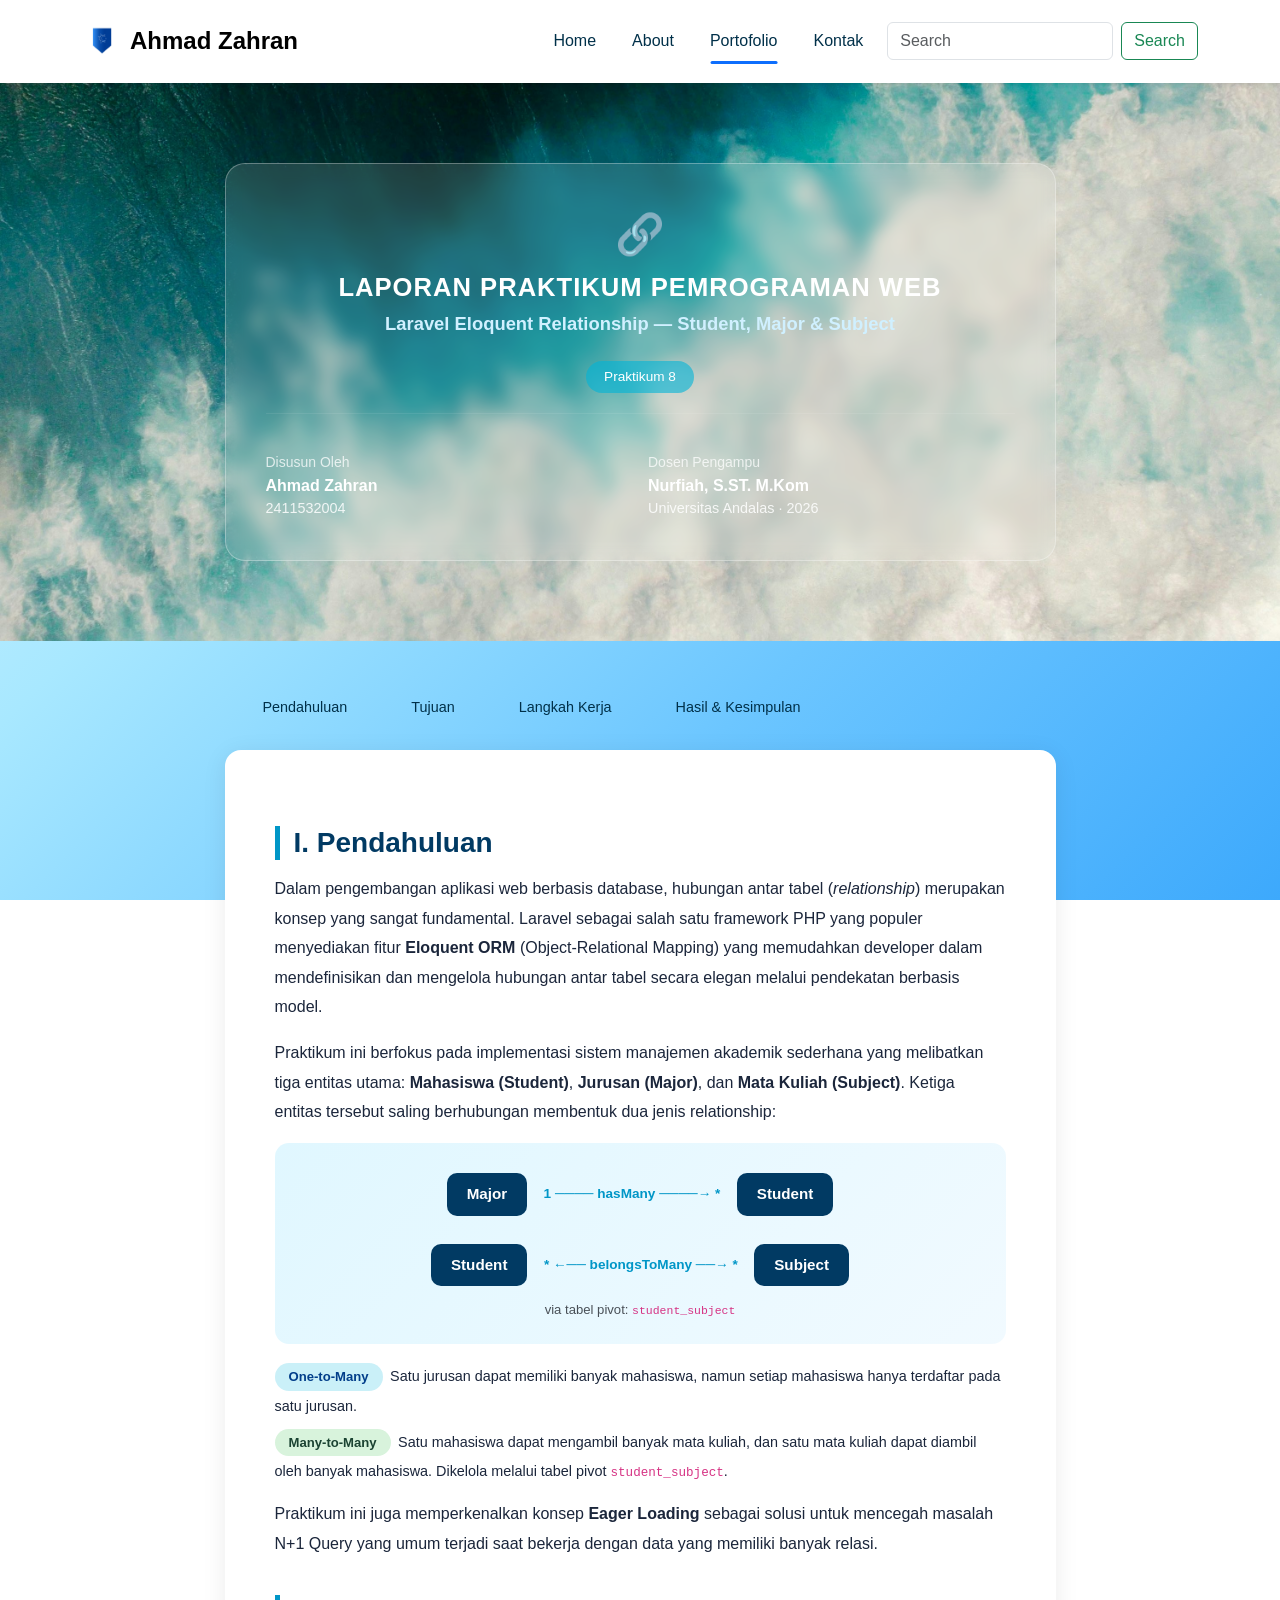
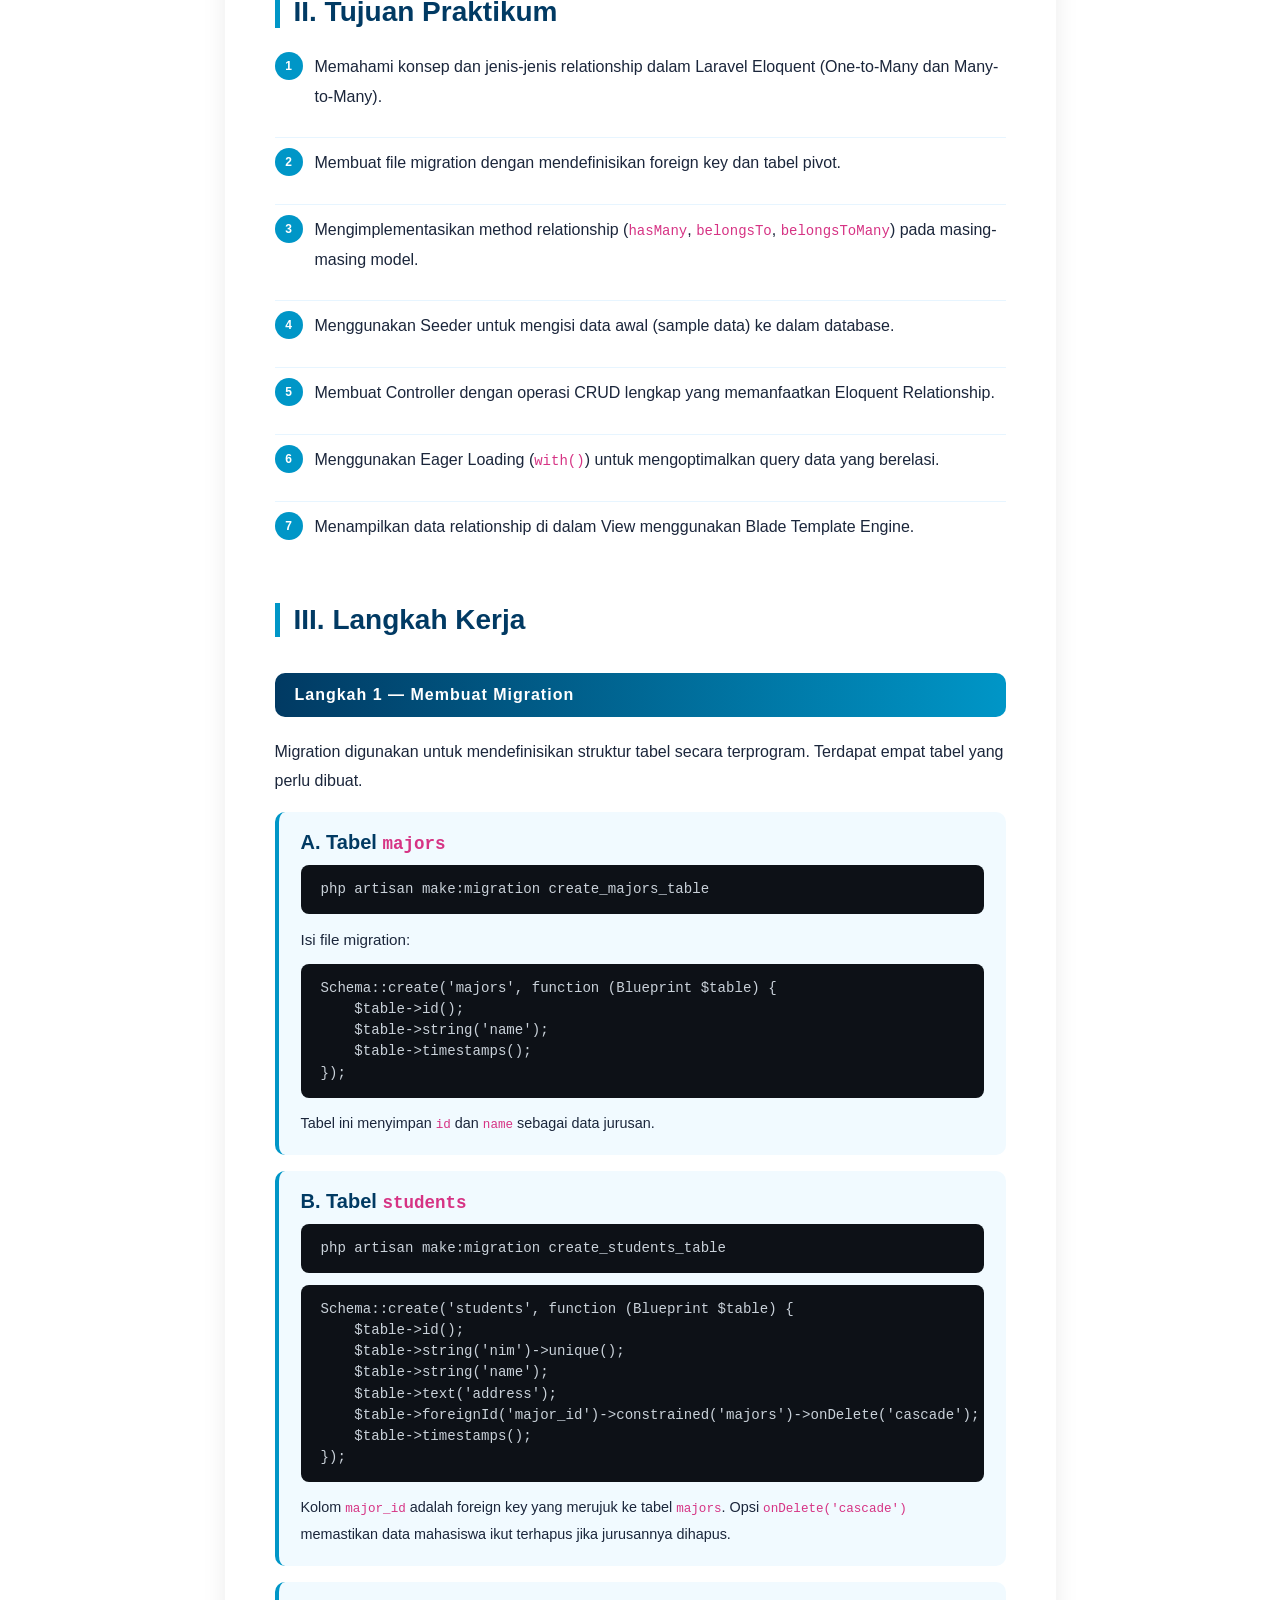
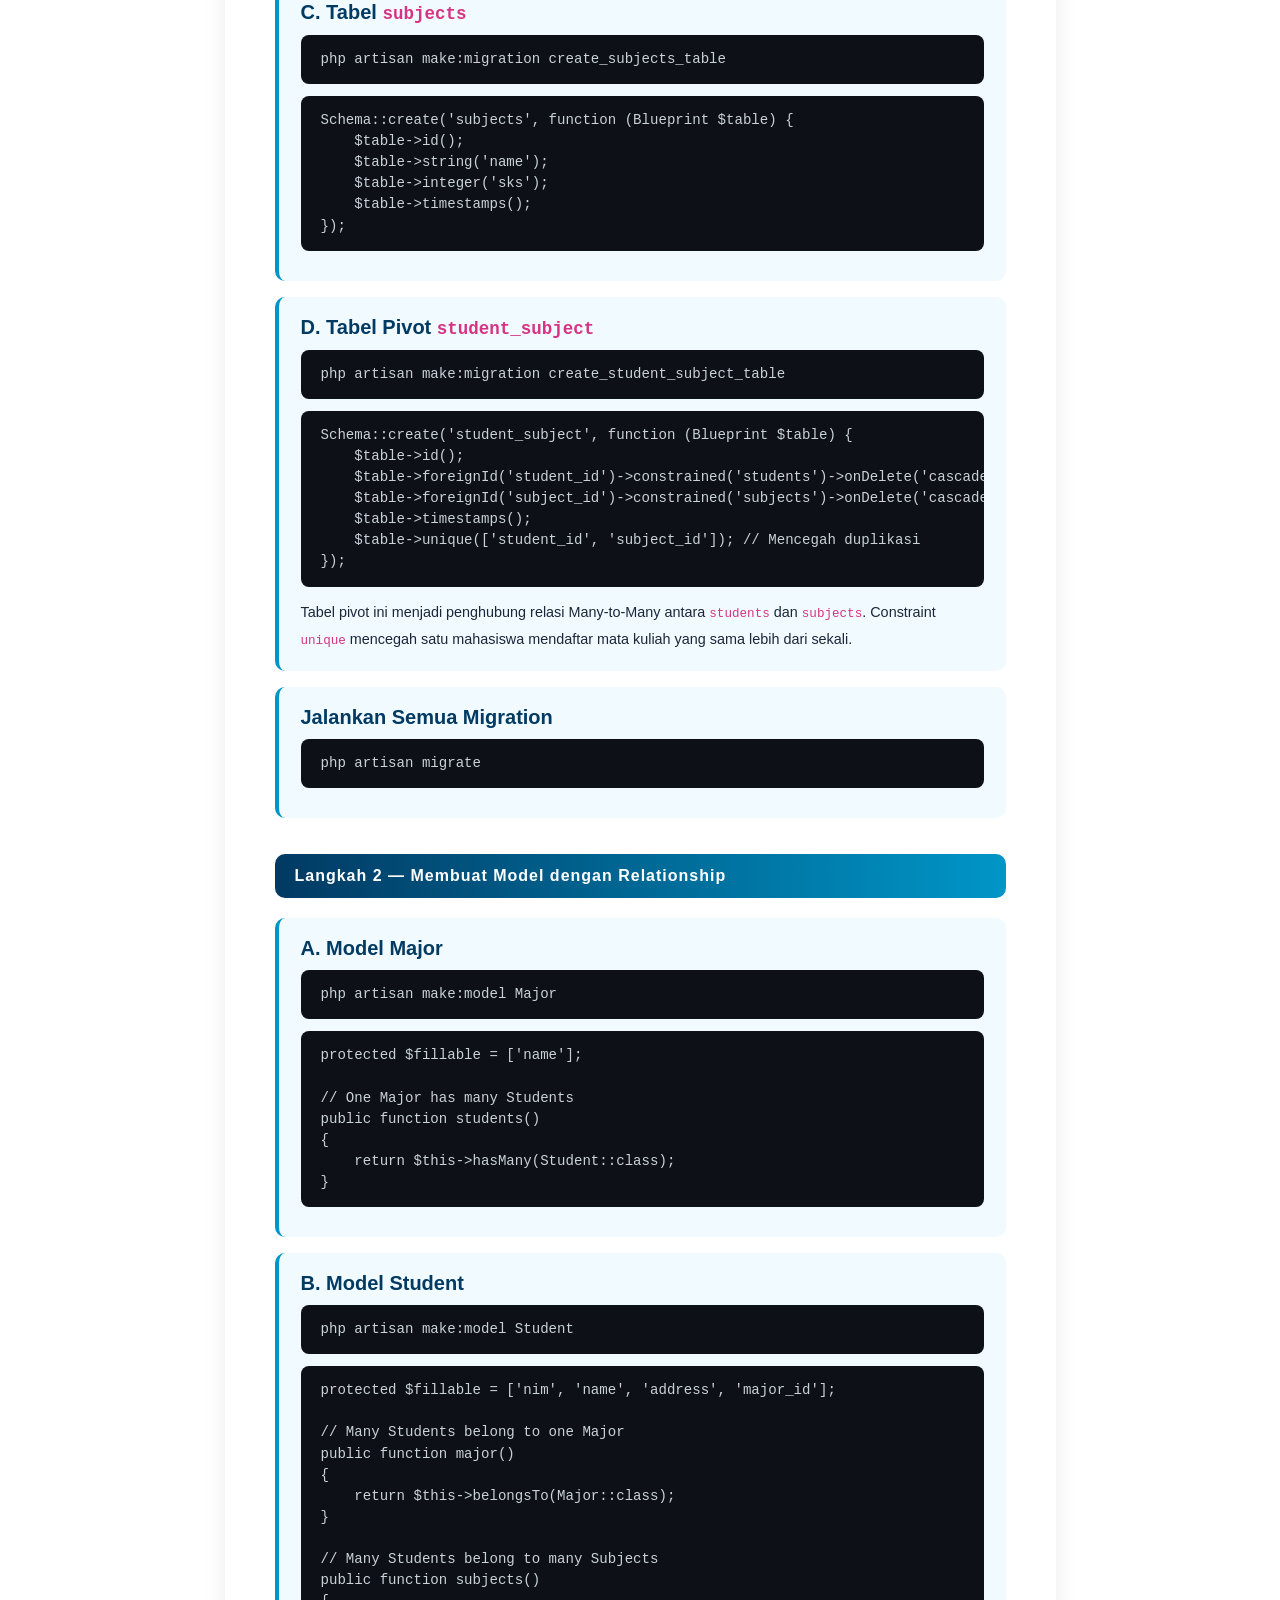
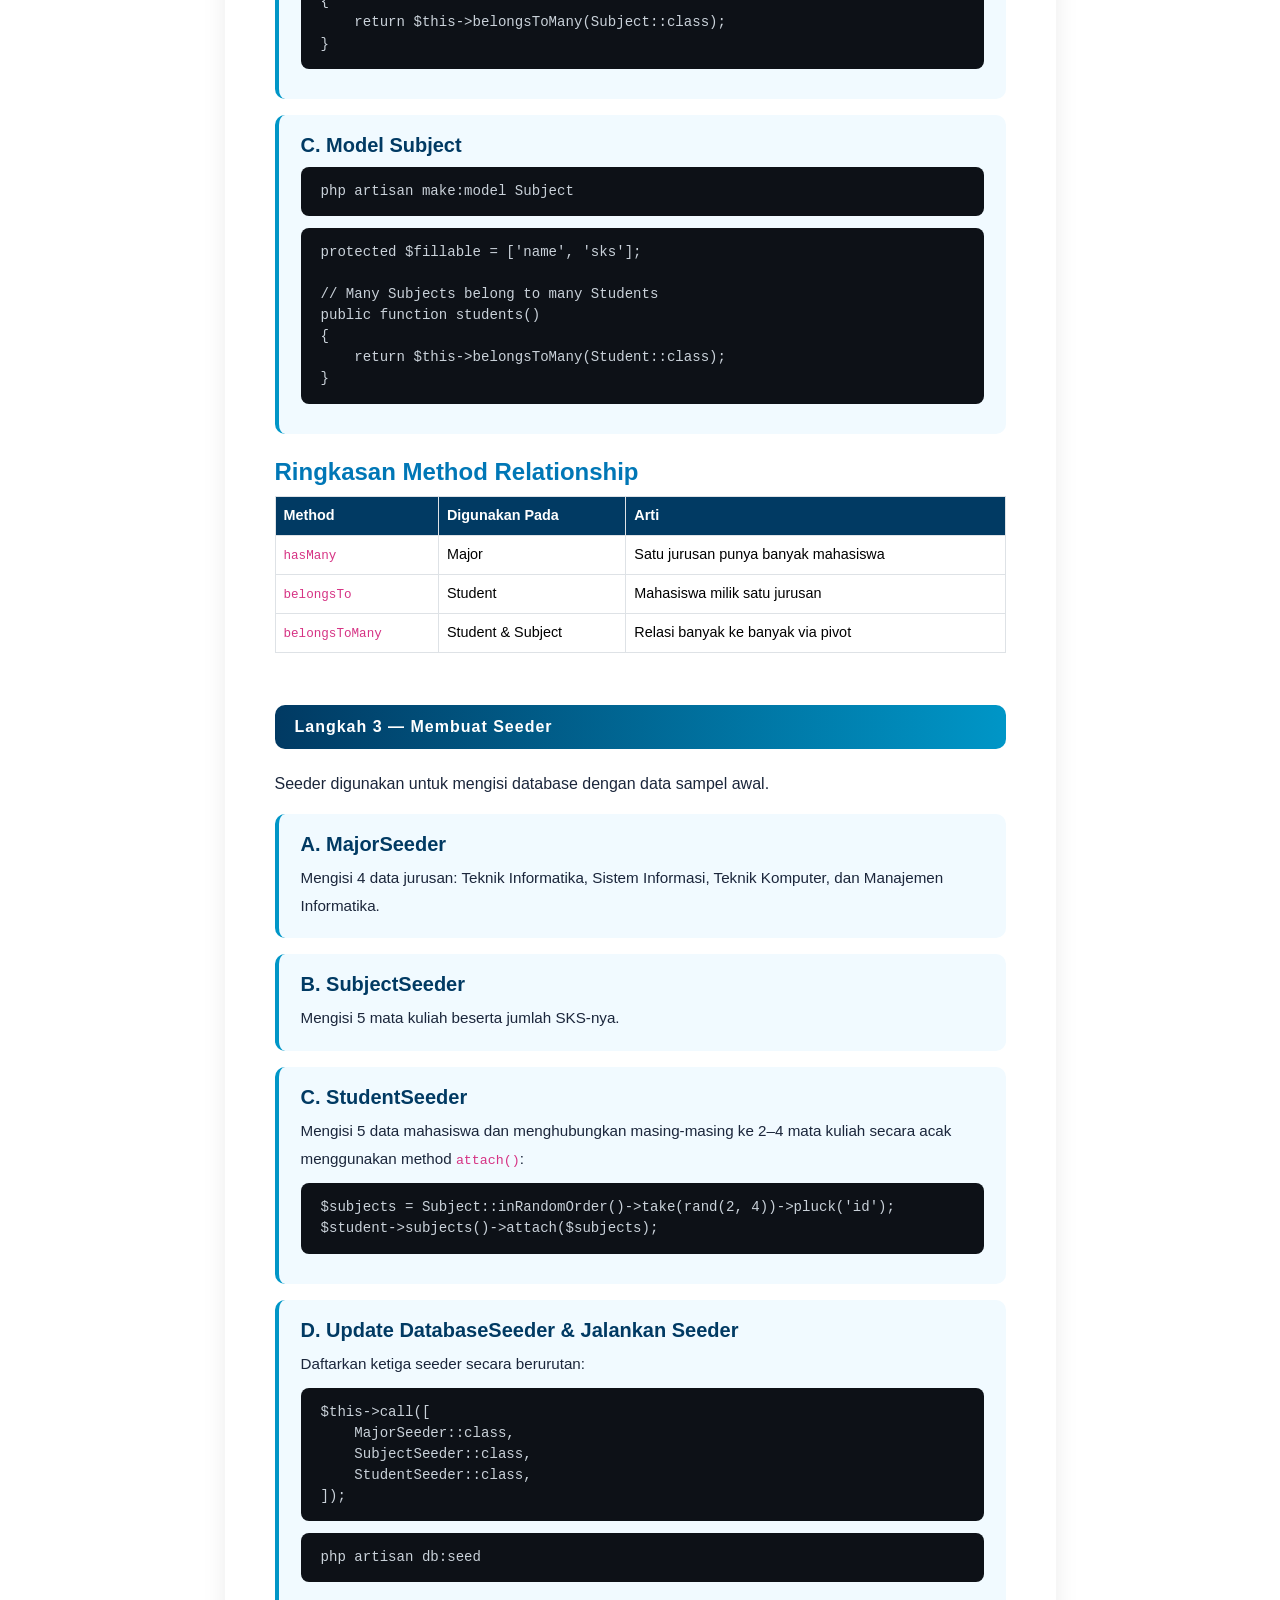
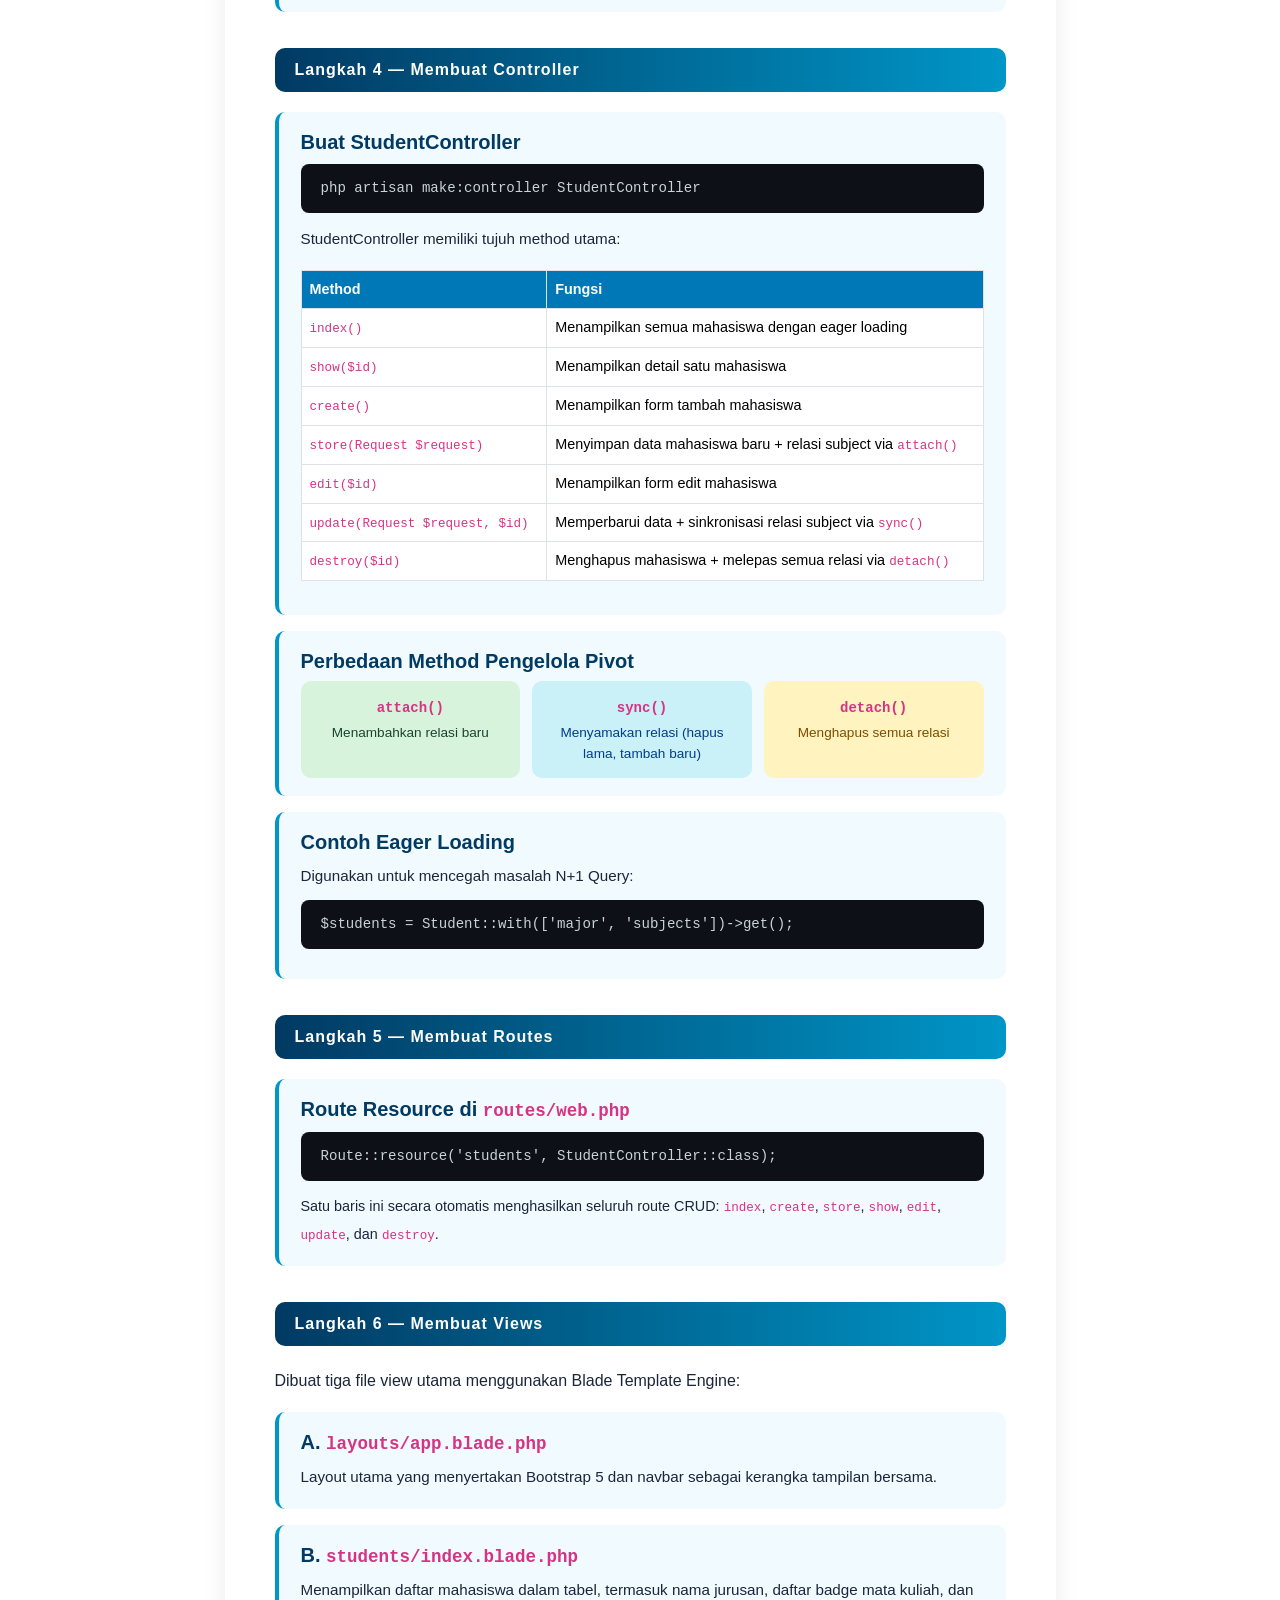
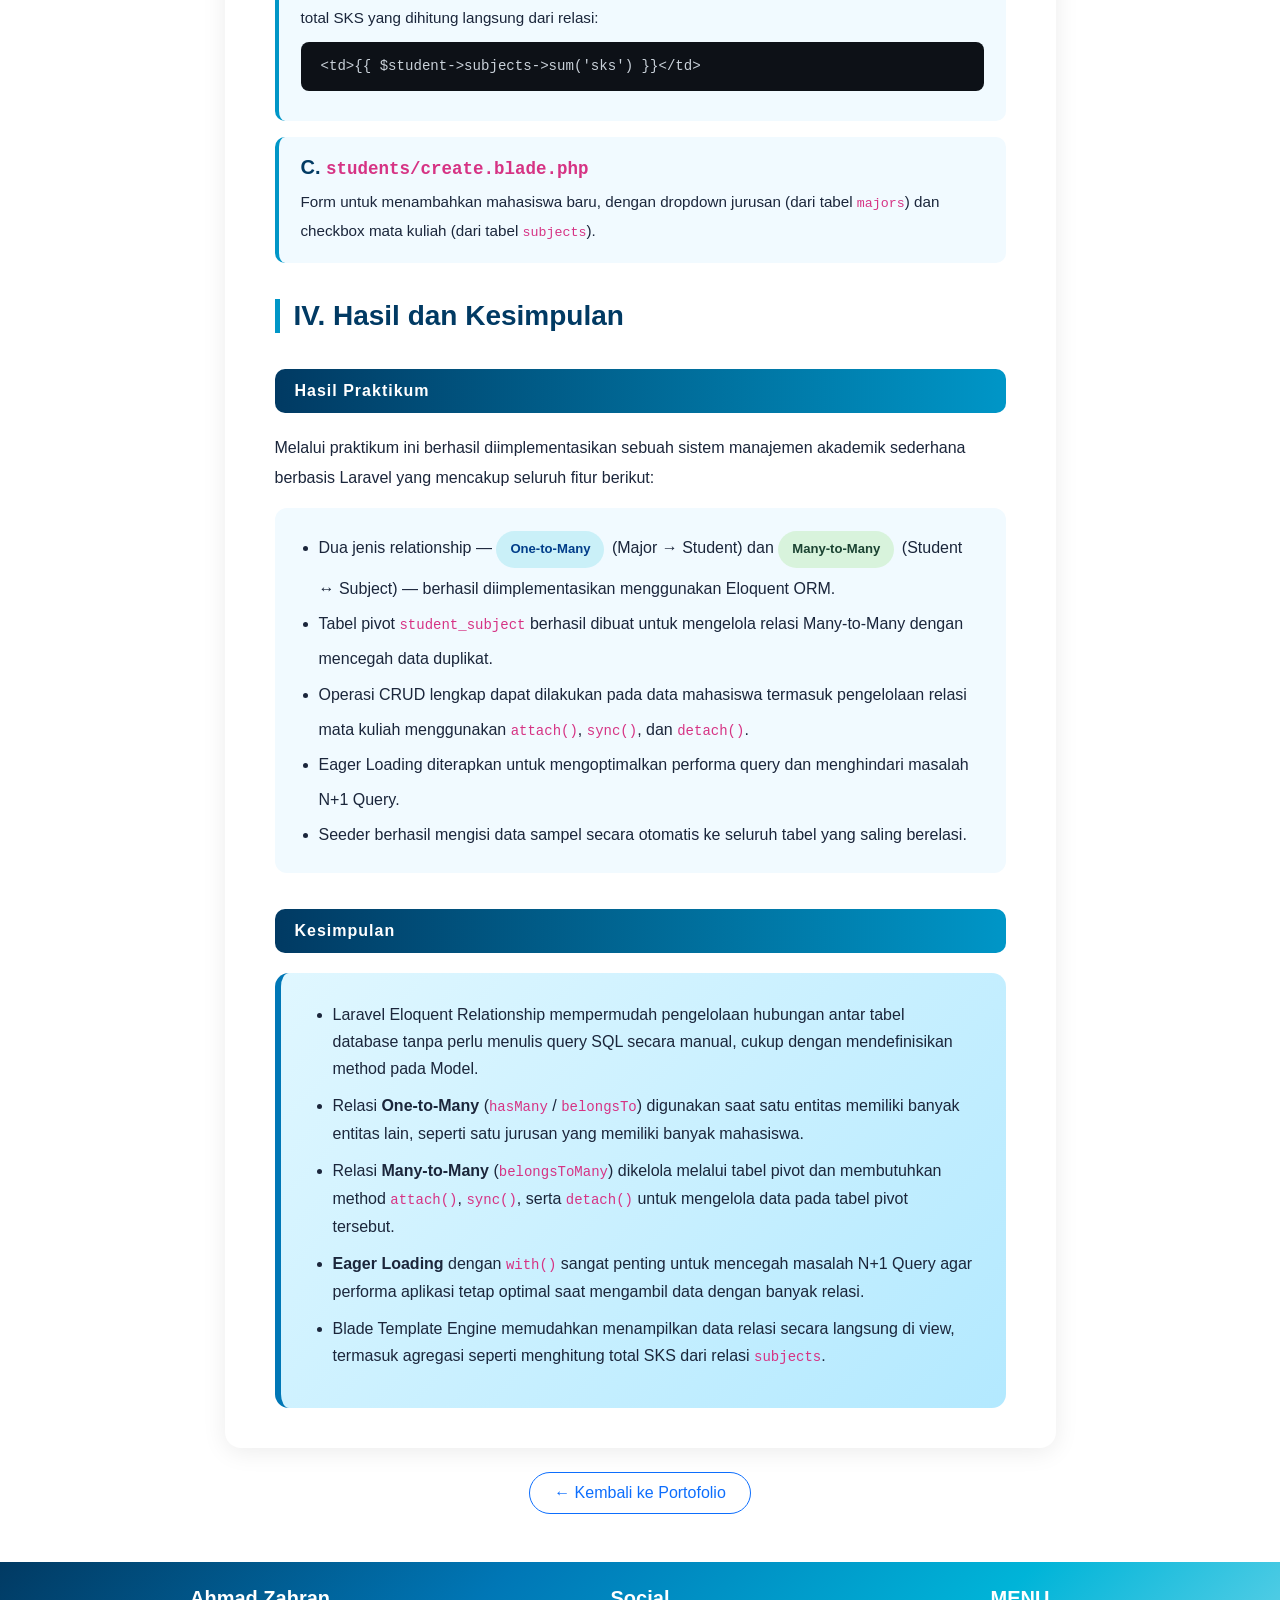
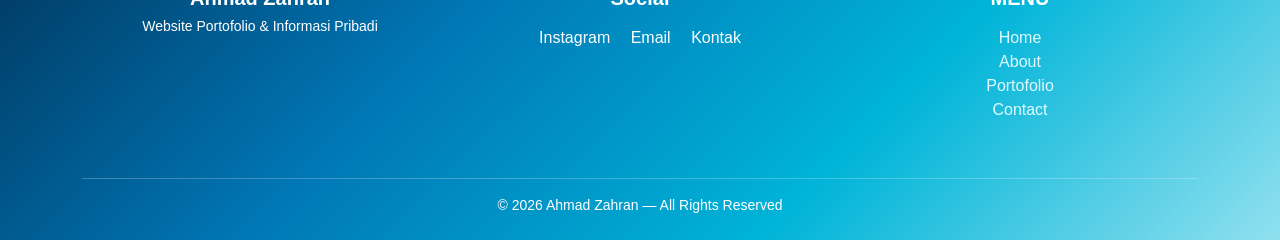
<file: laporan8.html>
<!DOCTYPE html>
<html lang="id">
<head>
  <meta charset="UTF-8">
  <meta name="viewport" content="width=device-width, initial-scale=1.0">
  <title>Laporan Praktikum 8 - Ahmad Zahran</title>
  <link href="https://cdn.jsdelivr.net/npm/bootstrap@5.3.0/dist/css/bootstrap.min.css" rel="stylesheet">
  <link href="custom.css" rel="stylesheet">
  <style>
    .laporan-hero {
      background-image: url("images/background.png");
      background-size: cover;
      background-position: center;
      background-repeat: no-repeat;
      padding-top: 80px;
      padding-bottom: 80px;
      color: #fff;
    }

    .laporan-cover {
      background: rgba(255,255,255,0.12);
      backdrop-filter: blur(8px);
      border: 1px solid rgba(255,255,255,0.3);
      border-radius: 20px;
      padding: 40px;
      text-align: center;
      color: #fff;
    }

    .laporan-cover h1 {
      font-size: 1.6rem;
      font-weight: 700;
      letter-spacing: 1px;
      text-transform: uppercase;
    }

    .laporan-cover h2 {
      font-size: 1.15rem;
      font-weight: 600;
      margin-top: 10px;
      color: #d0f0ff;
    }

    .badge-info {
      background: rgba(0,180,216,0.6);
      border-radius: 30px;
      padding: 6px 18px;
      font-size: 0.85rem;
      display: inline-block;
      margin-top: 10px;
    }

    .report-body {
      background: #fff;
      border-radius: 16px;
      box-shadow: 0 4px 24px rgba(0,0,0,0.08);
      padding: 40px 50px;
    }

    .report-body h3 {
      color: #013a63;
      font-weight: 700;
      border-left: 5px solid #0096c7;
      padding-left: 14px;
      margin-top: 36px;
      margin-bottom: 14px;
    }

    .report-body h4 {
      color: #0077b6;
      font-weight: 600;
      margin-top: 24px;
      margin-bottom: 10px;
    }

    .report-body p {
      color: #1b263b;
      line-height: 1.85;
      font-size: 1rem;
    }

    .step-card {
      background: #f1faff;
      border-left: 4px solid #0096c7;
      border-radius: 10px;
      padding: 18px 22px;
      margin-bottom: 16px;
    }

    .step-card h5 {
      color: #013a63;
      font-weight: 700;
      margin-bottom: 8px;
    }

    .step-card p { margin: 0; font-size: 0.95rem; }

    .code-block {
      background: #0d1117;
      color: #c9d1d9;
      border-radius: 8px;
      padding: 14px 20px;
      font-family: 'Courier New', monospace;
      font-size: 0.88rem;
      margin: 10px 0 12px;
      overflow-x: auto;
      white-space: pre;
    }

    .tujuan-item {
      display: flex;
      align-items: flex-start;
      gap: 12px;
      padding: 10px 0;
      border-bottom: 1px solid #e7f5ff;
    }

    .tujuan-item:last-child { border-bottom: none; }

    .tujuan-icon {
      background: #0096c7;
      color: #fff;
      border-radius: 50%;
      width: 28px;
      height: 28px;
      min-width: 28px;
      display: flex;
      align-items: center;
      justify-content: center;
      font-size: 0.75rem;
      font-weight: 700;
    }

    .rel-badge {
      display: inline-block;
      padding: 4px 14px;
      border-radius: 20px;
      font-size: 0.82rem;
      font-weight: 600;
      margin: 3px 3px 3px 0;
    }

    .rel-one { background: #caf0f8; color: #023e8a; }
    .rel-many { background: #d8f3dc; color: #1b4332; }
    .rel-pivot { background: #fff3bf; color: #7d4e00; }

    .rel-diagram {
      background: linear-gradient(135deg, #e0f7ff, #f1faff);
      border-radius: 14px;
      padding: 24px;
      margin: 16px 0;
      text-align: center;
    }

    .rel-box {
      display: inline-block;
      background: #013a63;
      color: #fff;
      border-radius: 10px;
      padding: 10px 20px;
      font-weight: 700;
      font-size: 0.95rem;
      margin: 6px;
    }

    .rel-arrow {
      display: inline-block;
      color: #0096c7;
      font-size: 0.85rem;
      font-weight: 600;
      margin: 0 6px;
      vertical-align: middle;
    }

    .bab-divider {
      background: linear-gradient(90deg, #013a63, #0096c7);
      color: #fff;
      border-radius: 10px;
      padding: 10px 20px;
      font-weight: 700;
      font-size: 1rem;
      margin: 36px 0 20px;
      letter-spacing: 1px;
    }

    .method-table th { background: #013a63; color: #fff; font-weight: 600; }
    .method-table td, .method-table th { vertical-align: middle; font-size: 0.9rem; }

    .pivot-table th { background: #0077b6; color: #fff; font-weight: 600; }
    .pivot-table td, .pivot-table th { vertical-align: middle; font-size: 0.9rem; }

    .kesimpulan-box {
      background: linear-gradient(135deg, #e0f7ff, #b3e9ff);
      border-radius: 14px;
      padding: 28px 32px;
      border-left: 6px solid #0077b6;
      margin-top: 20px;
    }

    .kesimpulan-box li {
      margin-bottom: 10px;
      line-height: 1.7;
      color: #1b263b;
    }

    .laporan-nav-pills .nav-link {
      color: #013a63;
      border-radius: 30px;
      font-weight: 500;
      padding: 8px 18px;
      font-size: 0.9rem;
    }

    .laporan-nav-pills .nav-link.active {
      background: #0096c7;
      color: #fff;
    }

    .step-img {
      width: 100%;
      border-radius: 8px;
      border: 1px solid #d0ebff;
      margin-top: 12px;
      box-shadow: 0 2px 10px rgba(0,0,0,0.1);
    }

    .step-img-caption {
      text-align: center;
      font-size: 0.82rem;
      color: #6c757d;
      margin-top: 6px;
      margin-bottom: 4px;
      font-style: italic;
    }

    .img-grid-2 {
      display: grid;
      grid-template-columns: 1fr 1fr;
      gap: 12px;
      margin-top: 12px;
    }

    .img-grid-2 figure { margin: 0; }

    @media (max-width: 768px) {
      .report-body { padding: 24px 20px; }
      .img-grid-2 { grid-template-columns: 1fr; }
    }
  </style>
</head>

<body>

<!-- ========== NAVBAR ========== -->
<nav class="navbar navbar-expand-lg navbar-light bg-white py-3 sticky-top shadow-sm">
  <div class="container">
    <a class="navbar-brand d-flex align-items-center fw-bold fs-4" href="index.html">
      <img src="images/logo.png" alt="Logo"
           style="height: 40px; width: 40px; object-fit: cover;" class="me-2">
      Ahmad Zahran
    </a>
    <button class="navbar-toggler" type="button" data-bs-toggle="collapse" data-bs-target="#navbarNav">
      <span class="navbar-toggler-icon"></span>
    </button>
    <div class="collapse navbar-collapse" id="navbarNav">
      <ul class="navbar-nav ms-auto mb-2 mb-lg-0">
        <li class="nav-item"><a class="nav-link" href="index.html">Home</a></li>
        <li class="nav-item"><a class="nav-link" href="about.html">About</a></li>
        <li class="nav-item"><a class="nav-link active" href="portofolio.html">Portofolio</a></li>
        <li class="nav-item"><a class="nav-link" href="kontak.html">Kontak</a></li>
      </ul>
      <form class="d-flex ms-3">
        <input class="form-control me-2" type="search" placeholder="Search">
        <button class="btn btn-outline-success" type="submit">Search</button>
      </form>
    </div>
  </div>
</nav>

<!-- ========== HERO COVER ========== -->
<div class="laporan-hero">
  <div class="container">
    <div class="row justify-content-center">
      <div class="col-md-9">
        <div class="laporan-cover">
          <div style="font-size:2.5rem; margin-bottom:8px;">🔗</div>
          <h1>Laporan Praktikum Pemrograman Web</h1>
          <h2>Laravel Eloquent Relationship — Student, Major &amp; Subject</h2>
          <div class="mt-3">
            <span class="badge-info">Praktikum 8</span>
          </div>
          <hr style="border-color:rgba(255,255,255,0.3); margin:20px 0;">
          <div class="row text-start g-3 mt-1">
            <div class="col-sm-6">
              <small style="opacity:0.75">Disusun Oleh</small>
              <div class="fw-bold">Ahmad Zahran</div>
              <div style="opacity:0.85; font-size:0.9rem;">2411532004</div>
            </div>
            <div class="col-sm-6">
              <small style="opacity:0.75">Dosen Pengampu</small>
              <div class="fw-bold">Nurfiah, S.ST. M.Kom</div>
              <div style="opacity:0.85; font-size:0.9rem;">Universitas Andalas · 2026</div>
            </div>
          </div>
        </div>
      </div>
    </div>
  </div>
</div>

<!-- ========== KONTEN LAPORAN ========== -->
<section class="py-5">
  <div class="container">
    <div class="row justify-content-center">
      <div class="col-lg-9">

        <!-- Nav Pills -->
        <ul class="nav laporan-nav-pills mb-4 gap-2 flex-wrap">
          <li class="nav-item"><a class="nav-link active" href="#pendahuluan">Pendahuluan</a></li>
          <li class="nav-item"><a class="nav-link" href="#tujuan">Tujuan</a></li>
          <li class="nav-item"><a class="nav-link" href="#langkah">Langkah Kerja</a></li>
          <li class="nav-item"><a class="nav-link" href="#hasil">Hasil &amp; Kesimpulan</a></li>
        </ul>

        <div class="report-body">

          <!-- ===== PENDAHULUAN ===== -->
          <div id="pendahuluan">
            <h3>I. Pendahuluan</h3>
            <p>
              Dalam pengembangan aplikasi web berbasis database, hubungan antar tabel (<em>relationship</em>)
              merupakan konsep yang sangat fundamental. Laravel sebagai salah satu framework PHP yang populer
              menyediakan fitur <strong>Eloquent ORM</strong> (Object-Relational Mapping) yang memudahkan
              developer dalam mendefinisikan dan mengelola hubungan antar tabel secara elegan melalui
              pendekatan berbasis model.
            </p>
            <p>
              Praktikum ini berfokus pada implementasi sistem manajemen akademik sederhana yang melibatkan
              tiga entitas utama: <strong>Mahasiswa (Student)</strong>, <strong>Jurusan (Major)</strong>,
              dan <strong>Mata Kuliah (Subject)</strong>. Ketiga entitas tersebut saling berhubungan membentuk
              dua jenis relationship:
            </p>

            <!-- Relationship diagram -->
            <div class="rel-diagram">
              <div>
                <div class="rel-box">Major</div>
                <span class="rel-arrow">1 ──── hasMany ────→ *</span>
                <div class="rel-box">Student</div>
              </div>
              <div class="mt-3">
                <div class="rel-box">Student</div>
                <span class="rel-arrow">* ←── belongsToMany ──→ *</span>
                <div class="rel-box">Subject</div>
              </div>
              <div class="mt-2" style="font-size:0.82rem; color:#495057;">
                via tabel pivot: <code>student_subject</code>
              </div>
            </div>

            <div class="mt-3">
              <span class="rel-badge rel-one">One-to-Many</span>
              <span style="font-size:0.9rem; color:#1b263b;">
                Satu jurusan dapat memiliki banyak mahasiswa, namun setiap mahasiswa hanya terdaftar pada satu jurusan.
              </span>
            </div>
            <div class="mt-2 mb-3">
              <span class="rel-badge rel-many">Many-to-Many</span>
              <span style="font-size:0.9rem; color:#1b263b;">
                Satu mahasiswa dapat mengambil banyak mata kuliah, dan satu mata kuliah dapat diambil oleh banyak mahasiswa.
                Dikelola melalui tabel pivot <code>student_subject</code>.
              </span>
            </div>
            <p>
              Praktikum ini juga memperkenalkan konsep <strong>Eager Loading</strong> sebagai solusi untuk
              mencegah masalah N+1 Query yang umum terjadi saat bekerja dengan data yang memiliki banyak relasi.
            </p>
          </div>

          <!-- ===== TUJUAN ===== -->
          <div id="tujuan">
            <h3>II. Tujuan Praktikum</h3>
            <div>
              <div class="tujuan-item">
                <div class="tujuan-icon">1</div>
                <p>Memahami konsep dan jenis-jenis relationship dalam Laravel Eloquent (One-to-Many dan Many-to-Many).</p>
              </div>
              <div class="tujuan-item">
                <div class="tujuan-icon">2</div>
                <p>Membuat file migration dengan mendefinisikan foreign key dan tabel pivot.</p>
              </div>
              <div class="tujuan-item">
                <div class="tujuan-icon">3</div>
                <p>Mengimplementasikan method relationship (<code>hasMany</code>, <code>belongsTo</code>, <code>belongsToMany</code>) pada masing-masing model.</p>
              </div>
              <div class="tujuan-item">
                <div class="tujuan-icon">4</div>
                <p>Menggunakan Seeder untuk mengisi data awal (sample data) ke dalam database.</p>
              </div>
              <div class="tujuan-item">
                <div class="tujuan-icon">5</div>
                <p>Membuat Controller dengan operasi CRUD lengkap yang memanfaatkan Eloquent Relationship.</p>
              </div>
              <div class="tujuan-item">
                <div class="tujuan-icon">6</div>
                <p>Menggunakan Eager Loading (<code>with()</code>) untuk mengoptimalkan query data yang berelasi.</p>
              </div>
              <div class="tujuan-item">
                <div class="tujuan-icon">7</div>
                <p>Menampilkan data relationship di dalam View menggunakan Blade Template Engine.</p>
              </div>
            </div>
          </div>

          <!-- ===== LANGKAH KERJA ===== -->
          <div id="langkah">
            <h3>III. Langkah Kerja</h3>
            <div class="bab-divider">Langkah 1 — Membuat Migration</div>
            <p>Migration digunakan untuk mendefinisikan struktur tabel secara terprogram. Terdapat empat tabel yang perlu dibuat.</p>

            <!-- A. Majors -->
            <div class="step-card">
              <h5>A. Tabel <code>majors</code></h5>
              <div class="code-block">php artisan make:migration create_majors_table</div>
              <p style="margin-top:8px;">Isi file migration:</p>
              <div class="code-block">Schema::create('majors', function (Blueprint $table) {
    $table->id();
    $table->string('name');
    $table->timestamps();
});</div>
              <p style="margin-top:6px; font-size:0.9rem;">Tabel ini menyimpan <code>id</code> dan <code>name</code> sebagai data jurusan.</p>
              <!-- screenshot tabel majors -->
            </div>

            <!-- B. Students -->
            <div class="step-card">
              <h5>B. Tabel <code>students</code></h5>
              <div class="code-block">php artisan make:migration create_students_table</div>
              <div class="code-block">Schema::create('students', function (Blueprint $table) {
    $table->id();
    $table->string('nim')->unique();
    $table->string('name');
    $table->text('address');
    $table->foreignId('major_id')->constrained('majors')->onDelete('cascade');
    $table->timestamps();
});</div>
              <p style="margin-top:6px; font-size:0.9rem;">
                Kolom <code>major_id</code> adalah foreign key yang merujuk ke tabel <code>majors</code>.
                Opsi <code>onDelete('cascade')</code> memastikan data mahasiswa ikut terhapus jika jurusannya dihapus.
              </p>
              <!-- screenshot tabel students -->
            </div>

            <!-- C. Subjects -->
            <div class="step-card">
              <h5>C. Tabel <code>subjects</code></h5>
              <div class="code-block">php artisan make:migration create_subjects_table</div>
              <div class="code-block">Schema::create('subjects', function (Blueprint $table) {
    $table->id();
    $table->string('name');
    $table->integer('sks');
    $table->timestamps();
});</div>
              <!-- screenshot tabel subjects -->
            </div>

            <!-- D. Pivot -->
            <div class="step-card">
              <h5>D. Tabel Pivot <code>student_subject</code></h5>
              <div class="code-block">php artisan make:migration create_student_subject_table</div>
              <div class="code-block">Schema::create('student_subject', function (Blueprint $table) {
    $table->id();
    $table->foreignId('student_id')->constrained('students')->onDelete('cascade');
    $table->foreignId('subject_id')->constrained('subjects')->onDelete('cascade');
    $table->timestamps();
    $table->unique(['student_id', 'subject_id']); // Mencegah duplikasi
});</div>
              <p style="margin-top:6px; font-size:0.9rem;">
                Tabel pivot ini menjadi penghubung relasi Many-to-Many antara <code>students</code> dan <code>subjects</code>.
                Constraint <code>unique</code> mencegah satu mahasiswa mendaftar mata kuliah yang sama lebih dari sekali.
              </p>
              <!-- screenshot tabel pivot -->
            </div>

            <div class="step-card">
              <h5>Jalankan Semua Migration</h5>
              <div class="code-block">php artisan migrate</div>
              <!-- screenshot hasil migrate -->
            </div>

            <!-- LANGKAH 2 -->
            <div class="bab-divider">Langkah 2 — Membuat Model dengan Relationship</div>

            <!-- A. Model Major -->
            <div class="step-card">
              <h5>A. Model Major</h5>
              <div class="code-block">php artisan make:model Major</div>
              <div class="code-block">protected $fillable = ['name'];

// One Major has many Students
public function students()
{
    return $this->hasMany(Student::class);
}</div>
              <!-- screenshot model major -->
            </div>

            <!-- B. Model Student -->
            <div class="step-card">
              <h5>B. Model Student</h5>
              <div class="code-block">php artisan make:model Student</div>
              <div class="code-block">protected $fillable = ['nim', 'name', 'address', 'major_id'];

// Many Students belong to one Major
public function major()
{
    return $this->belongsTo(Major::class);
}

// Many Students belong to many Subjects
public function subjects()
{
    return $this->belongsToMany(Subject::class);
}</div>
              <!-- screenshot model student -->
            </div>

            <!-- C. Model Subject -->
            <div class="step-card">
              <h5>C. Model Subject</h5>
              <div class="code-block">php artisan make:model Subject</div>
              <div class="code-block">protected $fillable = ['name', 'sks'];

// Many Subjects belong to many Students
public function students()
{
    return $this->belongsToMany(Student::class);
}</div>
              <!-- screenshot model subject -->
            </div>

            <!-- Ringkasan method -->
            <h4>Ringkasan Method Relationship</h4>
            <div class="table-responsive">
              <table class="table table-bordered method-table">
                <thead>
                  <tr><th>Method</th><th>Digunakan Pada</th><th>Arti</th></tr>
                </thead>
                <tbody>
                  <tr>
                    <td><code>hasMany</code></td>
                    <td>Major</td>
                    <td>Satu jurusan punya banyak mahasiswa</td>
                  </tr>
                  <tr>
                    <td><code>belongsTo</code></td>
                    <td>Student</td>
                    <td>Mahasiswa milik satu jurusan</td>
                  </tr>
                  <tr>
                    <td><code>belongsToMany</code></td>
                    <td>Student &amp; Subject</td>
                    <td>Relasi banyak ke banyak via pivot</td>
                  </tr>
                </tbody>
              </table>
            </div>

            <!-- LANGKAH 3 -->
            <div class="bab-divider">Langkah 3 — Membuat Seeder</div>
            <p>Seeder digunakan untuk mengisi database dengan data sampel awal.</p>

            <div class="step-card">
              <h5>A. MajorSeeder</h5>
              <p>Mengisi 4 data jurusan: Teknik Informatika, Sistem Informasi, Teknik Komputer, dan Manajemen Informatika.</p>
              <!-- screenshot MajorSeeder -->
            </div>

            <div class="step-card">
              <h5>B. SubjectSeeder</h5>
              <p>Mengisi 5 mata kuliah beserta jumlah SKS-nya.</p>
              <!-- screenshot SubjectSeeder -->
            </div>

            <div class="step-card">
              <h5>C. StudentSeeder</h5>
              <p>
                Mengisi 5 data mahasiswa dan menghubungkan masing-masing ke 2–4 mata kuliah secara acak
                menggunakan method <code>attach()</code>:
              </p>
              <div class="code-block">$subjects = Subject::inRandomOrder()->take(rand(2, 4))->pluck('id');
$student->subjects()->attach($subjects);</div>
              <!-- screenshot StudentSeeder -->
            </div>

            <div class="step-card">
              <h5>D. Update DatabaseSeeder &amp; Jalankan Seeder</h5>
              <p>Daftarkan ketiga seeder secara berurutan:</p>
              <div class="code-block">$this->call([
    MajorSeeder::class,
    SubjectSeeder::class,
    StudentSeeder::class,
]);</div>
              <div class="code-block">php artisan db:seed</div>
              <!-- screenshot db:seed -->
            </div>

            <!-- LANGKAH 4 -->
            <div class="bab-divider">Langkah 4 — Membuat Controller</div>

            <div class="step-card">
              <h5>Buat StudentController</h5>
              <div class="code-block">php artisan make:controller StudentController</div>
              <p style="margin-top:8px;">StudentController memiliki tujuh method utama:</p>

              <div class="table-responsive mt-3">
                <table class="table table-bordered pivot-table">
                  <thead>
                    <tr><th>Method</th><th>Fungsi</th></tr>
                  </thead>
                  <tbody>
                    <tr><td><code>index()</code></td><td>Menampilkan semua mahasiswa dengan eager loading</td></tr>
                    <tr><td><code>show($id)</code></td><td>Menampilkan detail satu mahasiswa</td></tr>
                    <tr><td><code>create()</code></td><td>Menampilkan form tambah mahasiswa</td></tr>
                    <tr><td><code>store(Request $request)</code></td><td>Menyimpan data mahasiswa baru + relasi subject via <code>attach()</code></td></tr>
                    <tr><td><code>edit($id)</code></td><td>Menampilkan form edit mahasiswa</td></tr>
                    <tr><td><code>update(Request $request, $id)</code></td><td>Memperbarui data + sinkronisasi relasi subject via <code>sync()</code></td></tr>
                    <tr><td><code>destroy($id)</code></td><td>Menghapus mahasiswa + melepas semua relasi via <code>detach()</code></td></tr>
                  </tbody>
                </table>
              </div>
            </div>

            <div class="step-card">
              <h5>Perbedaan Method Pengelola Pivot</h5>
              <div style="display:flex; flex-wrap:wrap; gap:12px; margin-top:8px;">
                <div style="flex:1; min-width:160px; background:#d8f3dc; border-radius:10px; padding:14px; text-align:center;">
                  <div style="font-weight:700; color:#1b4332; font-size:1rem;"><code>attach()</code></div>
                  <div style="font-size:0.85rem; color:#1b4332; margin-top:4px;">Menambahkan relasi baru</div>
                </div>
                <div style="flex:1; min-width:160px; background:#caf0f8; border-radius:10px; padding:14px; text-align:center;">
                  <div style="font-weight:700; color:#023e8a; font-size:1rem;"><code>sync()</code></div>
                  <div style="font-size:0.85rem; color:#023e8a; margin-top:4px;">Menyamakan relasi (hapus lama, tambah baru)</div>
                </div>
                <div style="flex:1; min-width:160px; background:#fff3bf; border-radius:10px; padding:14px; text-align:center;">
                  <div style="font-weight:700; color:#7d4e00; font-size:1rem;"><code>detach()</code></div>
                  <div style="font-size:0.85rem; color:#7d4e00; margin-top:4px;">Menghapus semua relasi</div>
                </div>
              </div>
            </div>

            <div class="step-card">
              <h5>Contoh Eager Loading</h5>
              <p>Digunakan untuk mencegah masalah N+1 Query:</p>
              <div class="code-block">$students = Student::with(['major', 'subjects'])->get();</div>
              <!-- screenshot eager loading -->
            </div>

            <!-- LANGKAH 5 -->
            <div class="bab-divider">Langkah 5 — Membuat Routes</div>

            <div class="step-card">
              <h5>Route Resource di <code>routes/web.php</code></h5>
              <div class="code-block">Route::resource('students', StudentController::class);</div>
              <p style="margin-top:8px; font-size:0.9rem;">
                Satu baris ini secara otomatis menghasilkan seluruh route CRUD:
                <code>index</code>, <code>create</code>, <code>store</code>, <code>show</code>,
                <code>edit</code>, <code>update</code>, dan <code>destroy</code>.
              </p>
              <!-- screenshot route list -->
            </div>

            <!-- LANGKAH 6 -->
            <div class="bab-divider">Langkah 6 — Membuat Views</div>
            <p>Dibuat tiga file view utama menggunakan Blade Template Engine:</p>

            <div class="step-card">
              <h5>A. <code>layouts/app.blade.php</code></h5>
              <p>Layout utama yang menyertakan Bootstrap 5 dan navbar sebagai kerangka tampilan bersama.</p>
              <!-- screenshot layout -->
            </div>

            <div class="step-card">
              <h5>B. <code>students/index.blade.php</code></h5>
              <p>
                Menampilkan daftar mahasiswa dalam tabel, termasuk nama jurusan, daftar badge mata kuliah,
                dan total SKS yang dihitung langsung dari relasi:
              </p>
              <div class="code-block">&lt;td&gt;{{ $student->subjects->sum('sks') }}&lt;/td&gt;</div>
              <!-- screenshot index view -->
            </div>

            <div class="step-card">
              <h5>C. <code>students/create.blade.php</code></h5>
              <p>
                Form untuk menambahkan mahasiswa baru, dengan dropdown jurusan (dari tabel <code>majors</code>)
                dan checkbox mata kuliah (dari tabel <code>subjects</code>).
              </p>
              <!-- screenshot create form -->
            </div>
          </div>

          <!-- ===== HASIL DAN KESIMPULAN ===== -->
          <div id="hasil">
            <h3>IV. Hasil dan Kesimpulan</h3>
            <div class="bab-divider">Hasil Praktikum</div>
            <p>
              Melalui praktikum ini berhasil diimplementasikan sebuah sistem manajemen akademik sederhana
              berbasis Laravel yang mencakup seluruh fitur berikut:
            </p>

            <div style="background:#f1faff; border-radius:12px; padding:20px 24px; margin-bottom:16px;">
              <ul style="padding-left:20px; margin:0; color:#1b263b; line-height:2.2;">
                <li>
                  Dua jenis relationship — <span class="rel-badge rel-one">One-to-Many</span> (Major → Student)
                  dan <span class="rel-badge rel-many">Many-to-Many</span> (Student ↔ Subject) — berhasil
                  diimplementasikan menggunakan Eloquent ORM.
                </li>
                <li>
                  Tabel pivot <code>student_subject</code> berhasil dibuat untuk mengelola relasi Many-to-Many
                  dengan mencegah data duplikat.
                </li>
                <li>
                  Operasi CRUD lengkap dapat dilakukan pada data mahasiswa termasuk pengelolaan relasi
                  mata kuliah menggunakan <code>attach()</code>, <code>sync()</code>, dan <code>detach()</code>.
                </li>
                <li>
                  Eager Loading diterapkan untuk mengoptimalkan performa query dan menghindari masalah N+1 Query.
                </li>
                <li>
                  Seeder berhasil mengisi data sampel secara otomatis ke seluruh tabel yang saling berelasi.
                </li>
              </ul>
            </div>

            <!-- screenshot hasil tampilan browser -->

            <div class="bab-divider">Kesimpulan</div>
            <div class="kesimpulan-box">
              <ul style="padding-left:20px; margin:0;">
                <li>
                  Laravel Eloquent Relationship mempermudah pengelolaan hubungan antar tabel database tanpa
                  perlu menulis query SQL secara manual, cukup dengan mendefinisikan method pada Model.
                </li>
                <li>
                  Relasi <strong>One-to-Many</strong> (<code>hasMany</code> / <code>belongsTo</code>)
                  digunakan saat satu entitas memiliki banyak entitas lain, seperti satu jurusan yang
                  memiliki banyak mahasiswa.
                </li>
                <li>
                  Relasi <strong>Many-to-Many</strong> (<code>belongsToMany</code>) dikelola melalui tabel
                  pivot dan membutuhkan method <code>attach()</code>, <code>sync()</code>, serta
                  <code>detach()</code> untuk mengelola data pada tabel pivot tersebut.
                </li>
                <li>
                  <strong>Eager Loading</strong> dengan <code>with()</code> sangat penting untuk mencegah
                  masalah N+1 Query agar performa aplikasi tetap optimal saat mengambil data dengan banyak
                  relasi.
                </li>
                <li>
                  Blade Template Engine memudahkan menampilkan data relasi secara langsung di view,
                  termasuk agregasi seperti menghitung total SKS dari relasi <code>subjects</code>.
                </li>
              </ul>
            </div>
          </div>

        </div><!-- /report-body -->

        <div class="text-center mt-4">
          <a href="portofolio.html" class="btn btn-outline-primary px-4 py-2 rounded-pill">
            ← Kembali ke Portofolio
          </a>
        </div>

      </div>
    </div>
  </div>
</section>

<!-- ========== FOOTER ========== -->
<footer class="py-4 ocean-footer text-white">
  <div class="container">
    <div class="row align-items-start text-center text-md-start">
      <div class="col-md-4 mb-4 text-center">
        <h5 class="fw-bold mb-1">Ahmad Zahran</h5>
        <small>Website Portofolio & Informasi Pribadi</small>
      </div>
      <div class="col-md-4 mb-4 text-center">
        <h5 class="fw-bold mb-3">Social</h5>
        <a href="https://www.instagram.com/ahmad_zahran1011/" class="text-white mx-2">Instagram</a>
        <a href="mailto:zahranahmad91@gmail.com" class="text-white mx-2">Email</a>
        <a href="kontak.html" class="text-white mx-2">Kontak</a>
      </div>
      <div class="col-md-4 mb-4 text-center">
        <h5 class="text-uppercase mb-3 fw-bold">Menu</h5>
        <ul class="list-unstyled footer-menu">
          <li><a href="index.html">Home</a></li>
          <li><a href="about.html">About</a></li>
          <li><a href="portofolio.html">Portofolio</a></li>
          <li><a href="kontak.html">Contact</a></li>
        </ul>
      </div>
    </div>
    <hr class="border-light">
    <div class="text-center small mt-2">
      © <span id="year4"></span> Ahmad Zahran — All Rights Reserved
    </div>
  </div>
</footer>

<script src="https://cdn.jsdelivr.net/npm/bootstrap@5.3.0/dist/js/bootstrap.bundle.min.js"></script>
<script>
  document.getElementById("year4").textContent = new Date().getFullYear();

  document.querySelectorAll('.laporan-nav-pills .nav-link').forEach(link => {
    link.addEventListener('click', function(e) {
      e.preventDefault();
      const target = document.querySelector(this.getAttribute('href'));
      if (target) target.scrollIntoView({ behavior: 'smooth', block: 'start' });
      document.querySelectorAll('.laporan-nav-pills .nav-link').forEach(l => l.classList.remove('active'));
      this.classList.add('active');
    });
  });

  const sections = document.querySelectorAll('#pendahuluan,#tujuan,#langkah,#hasil');
  window.addEventListener('scroll', () => {
    let current = '';
    sections.forEach(s => { if (window.scrollY >= s.offsetTop - 120) current = s.id; });
    document.querySelectorAll('.laporan-nav-pills .nav-link').forEach(link => {
      link.classList.remove('active');
      if (link.getAttribute('href') === '#' + current) link.classList.add('active');
    });
  });
</script>
</body>
</html>
</file>
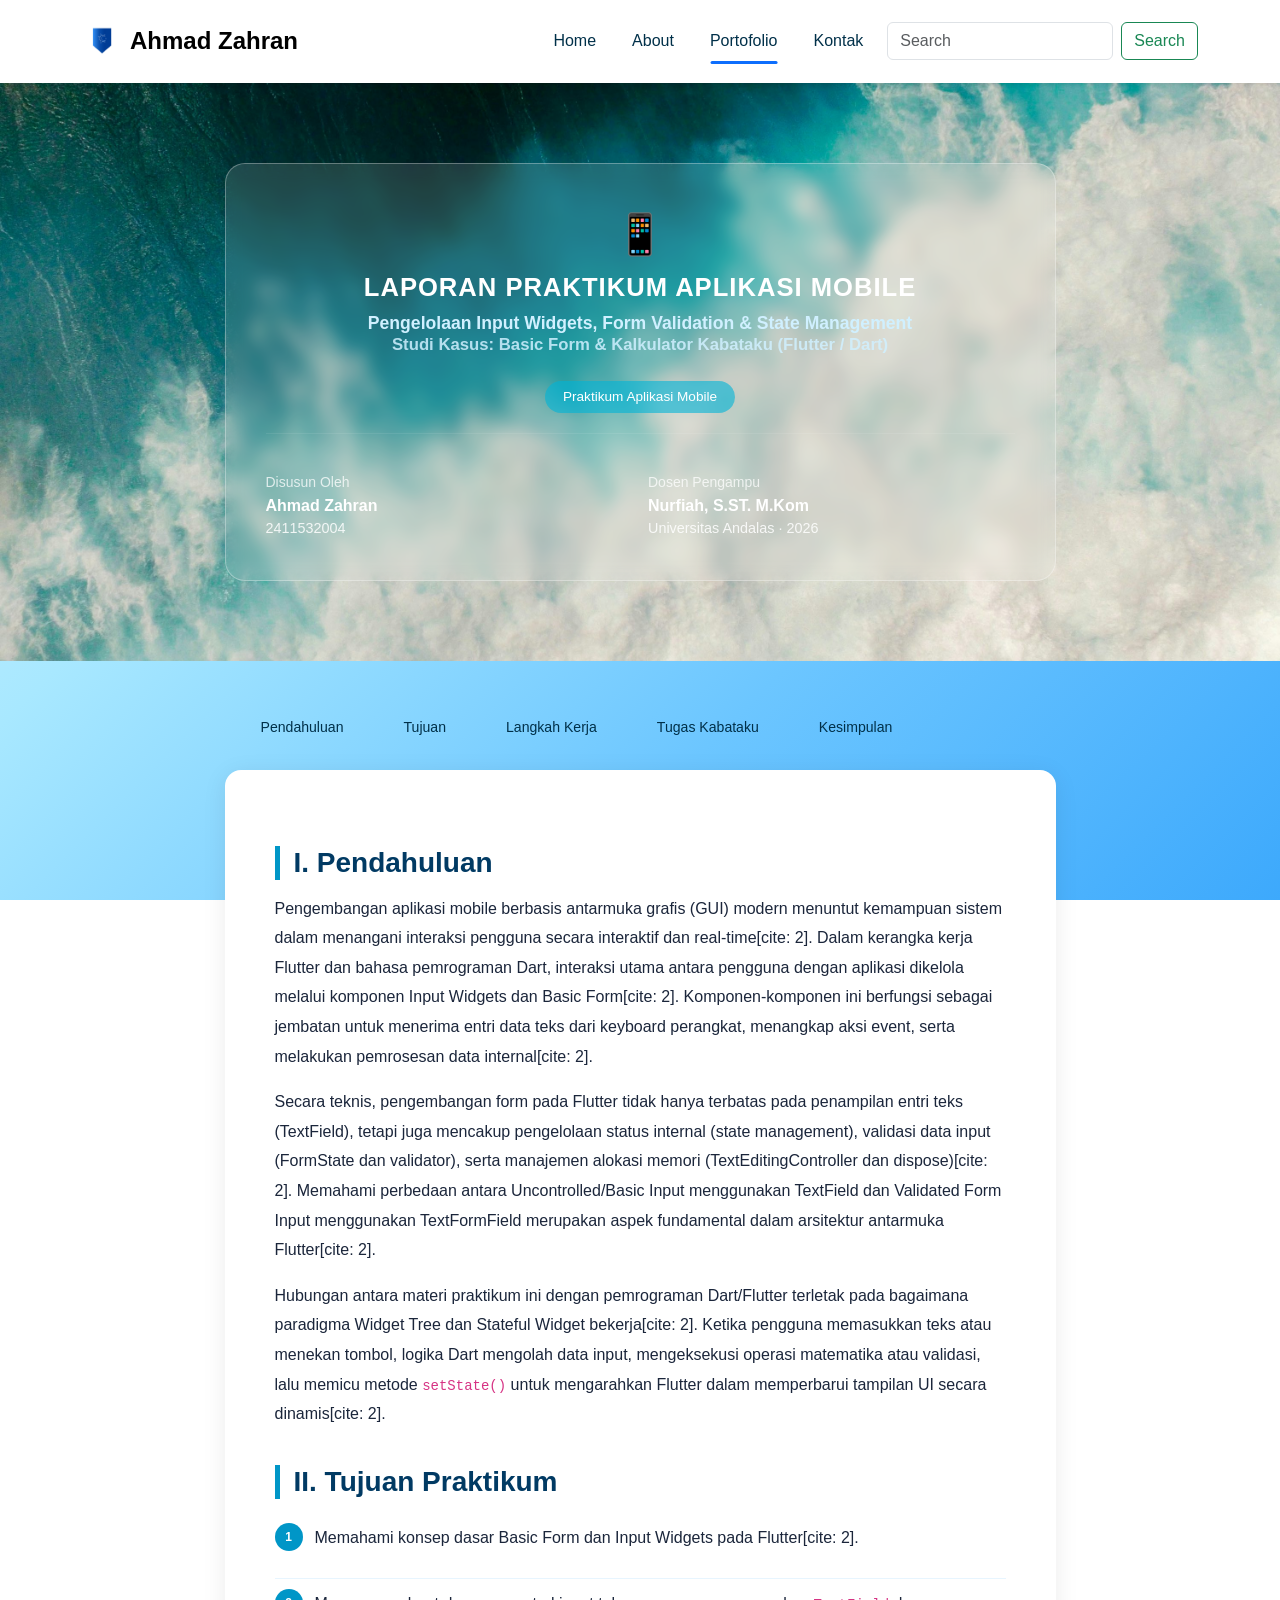
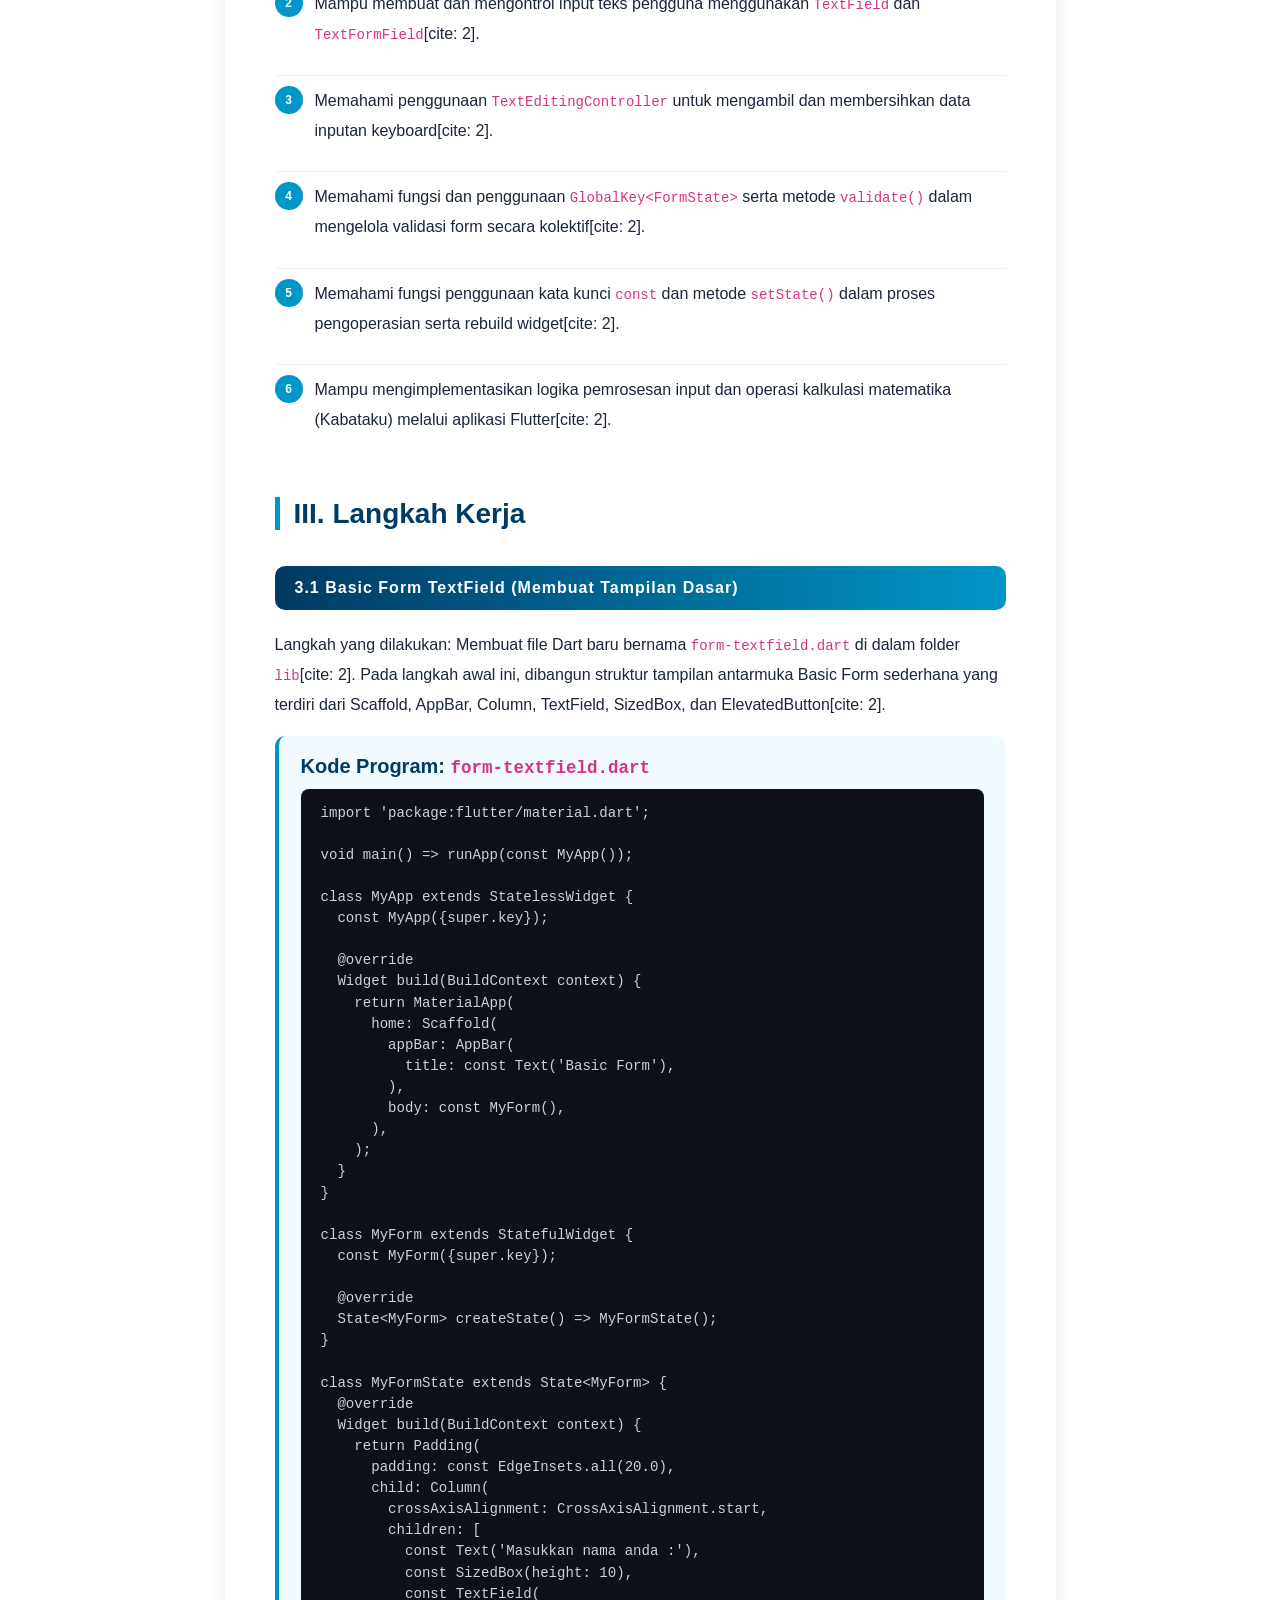
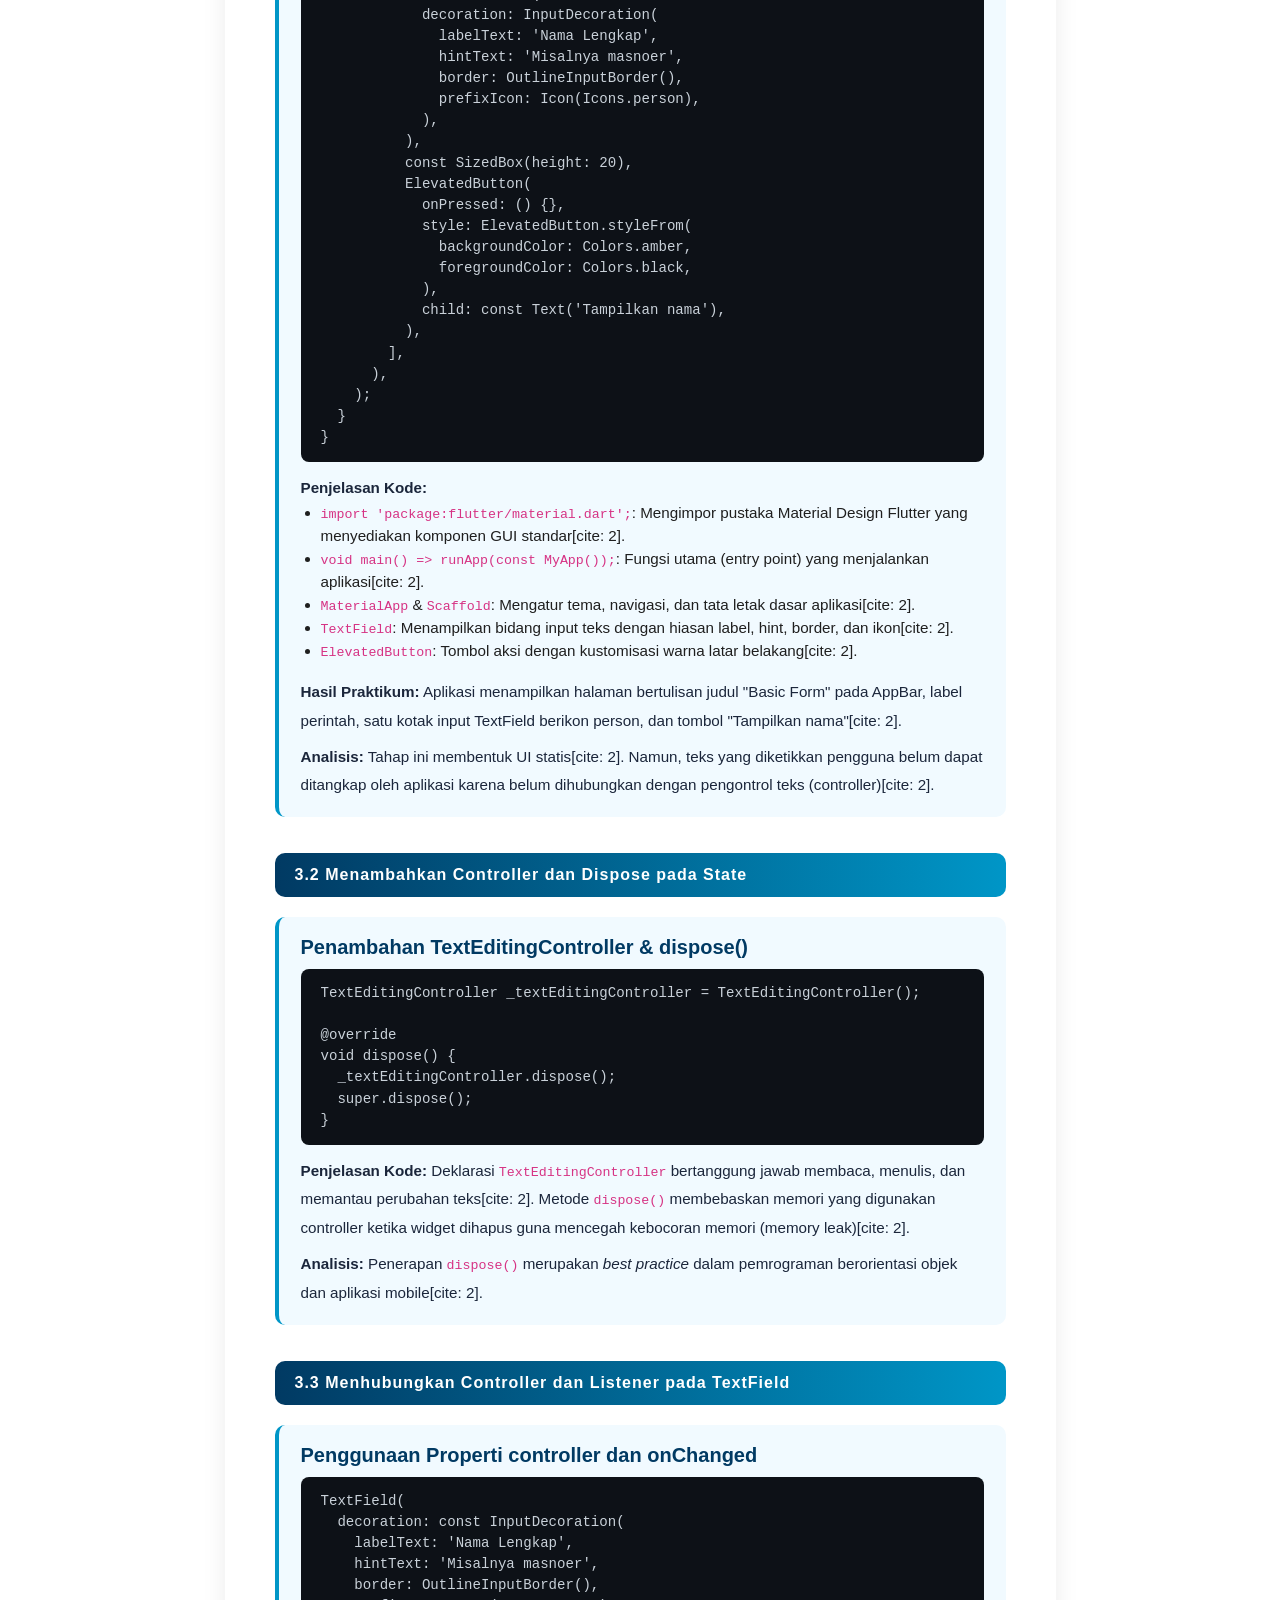
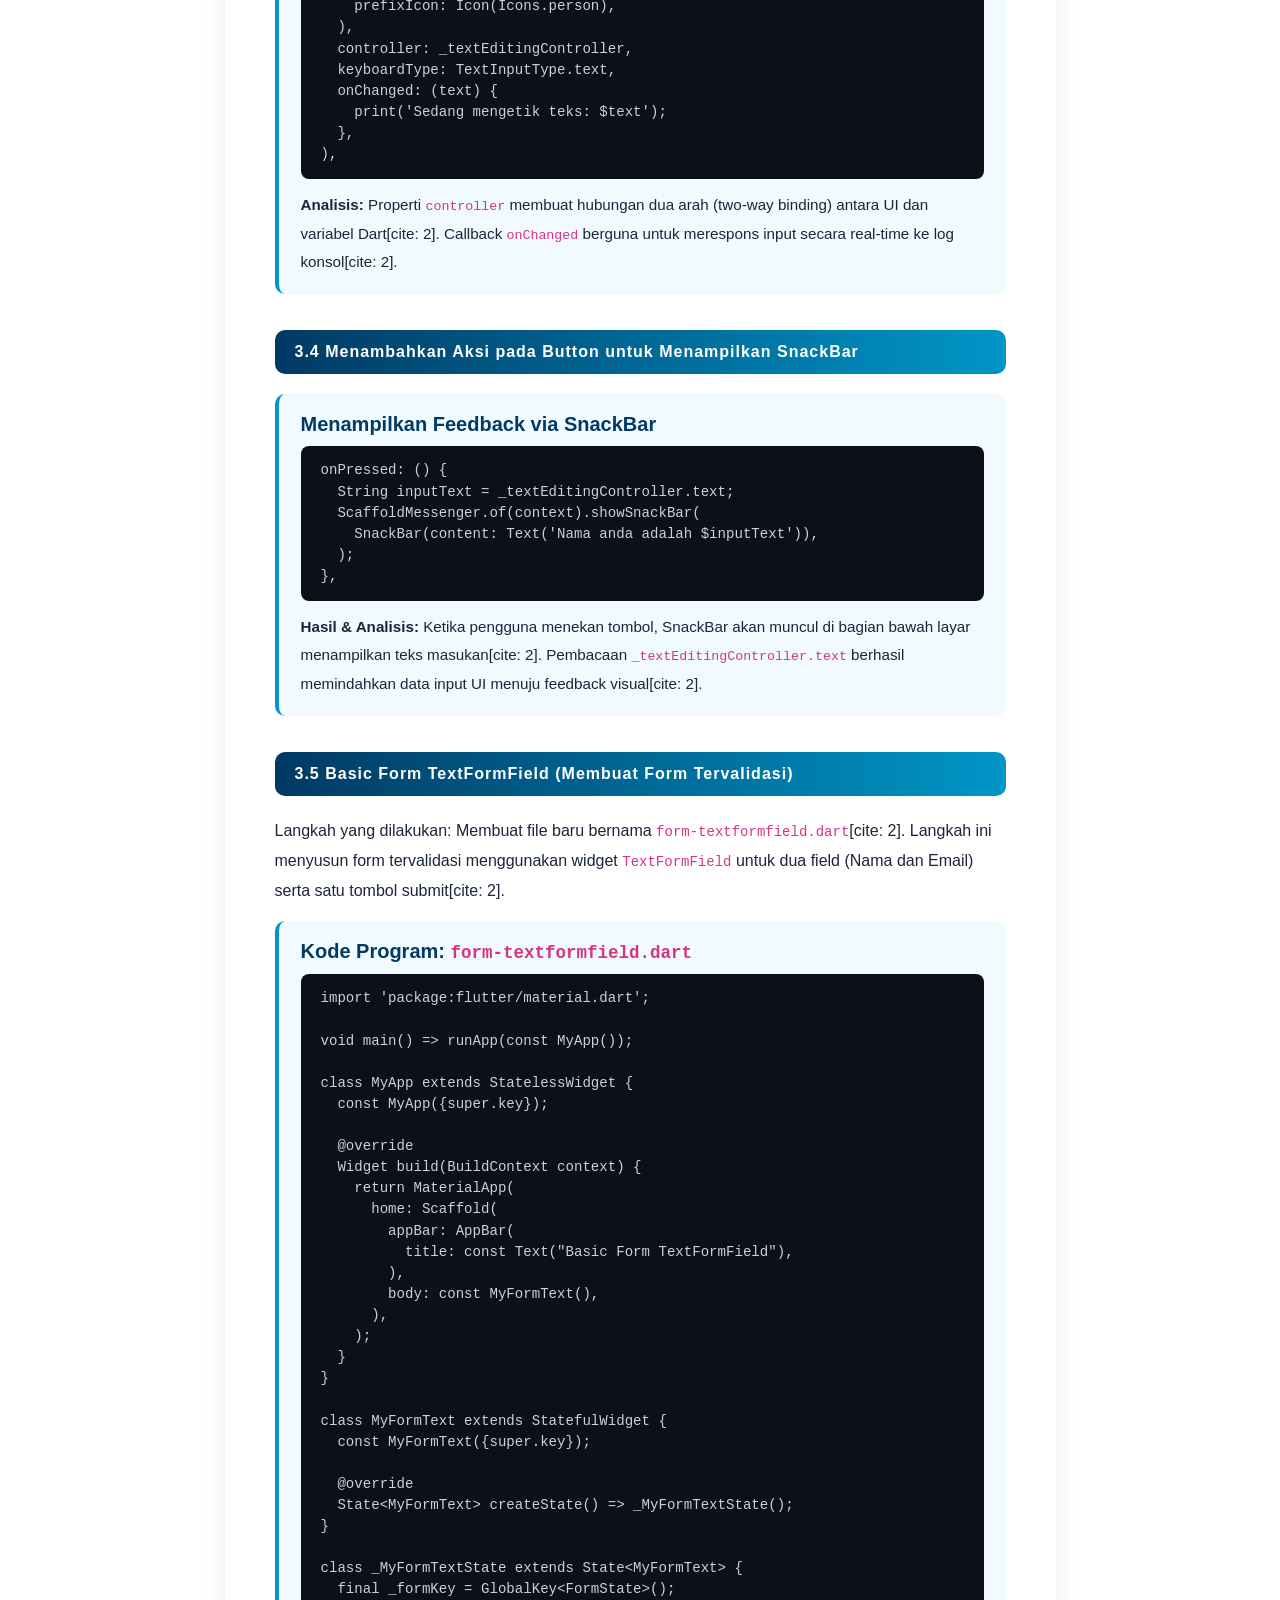
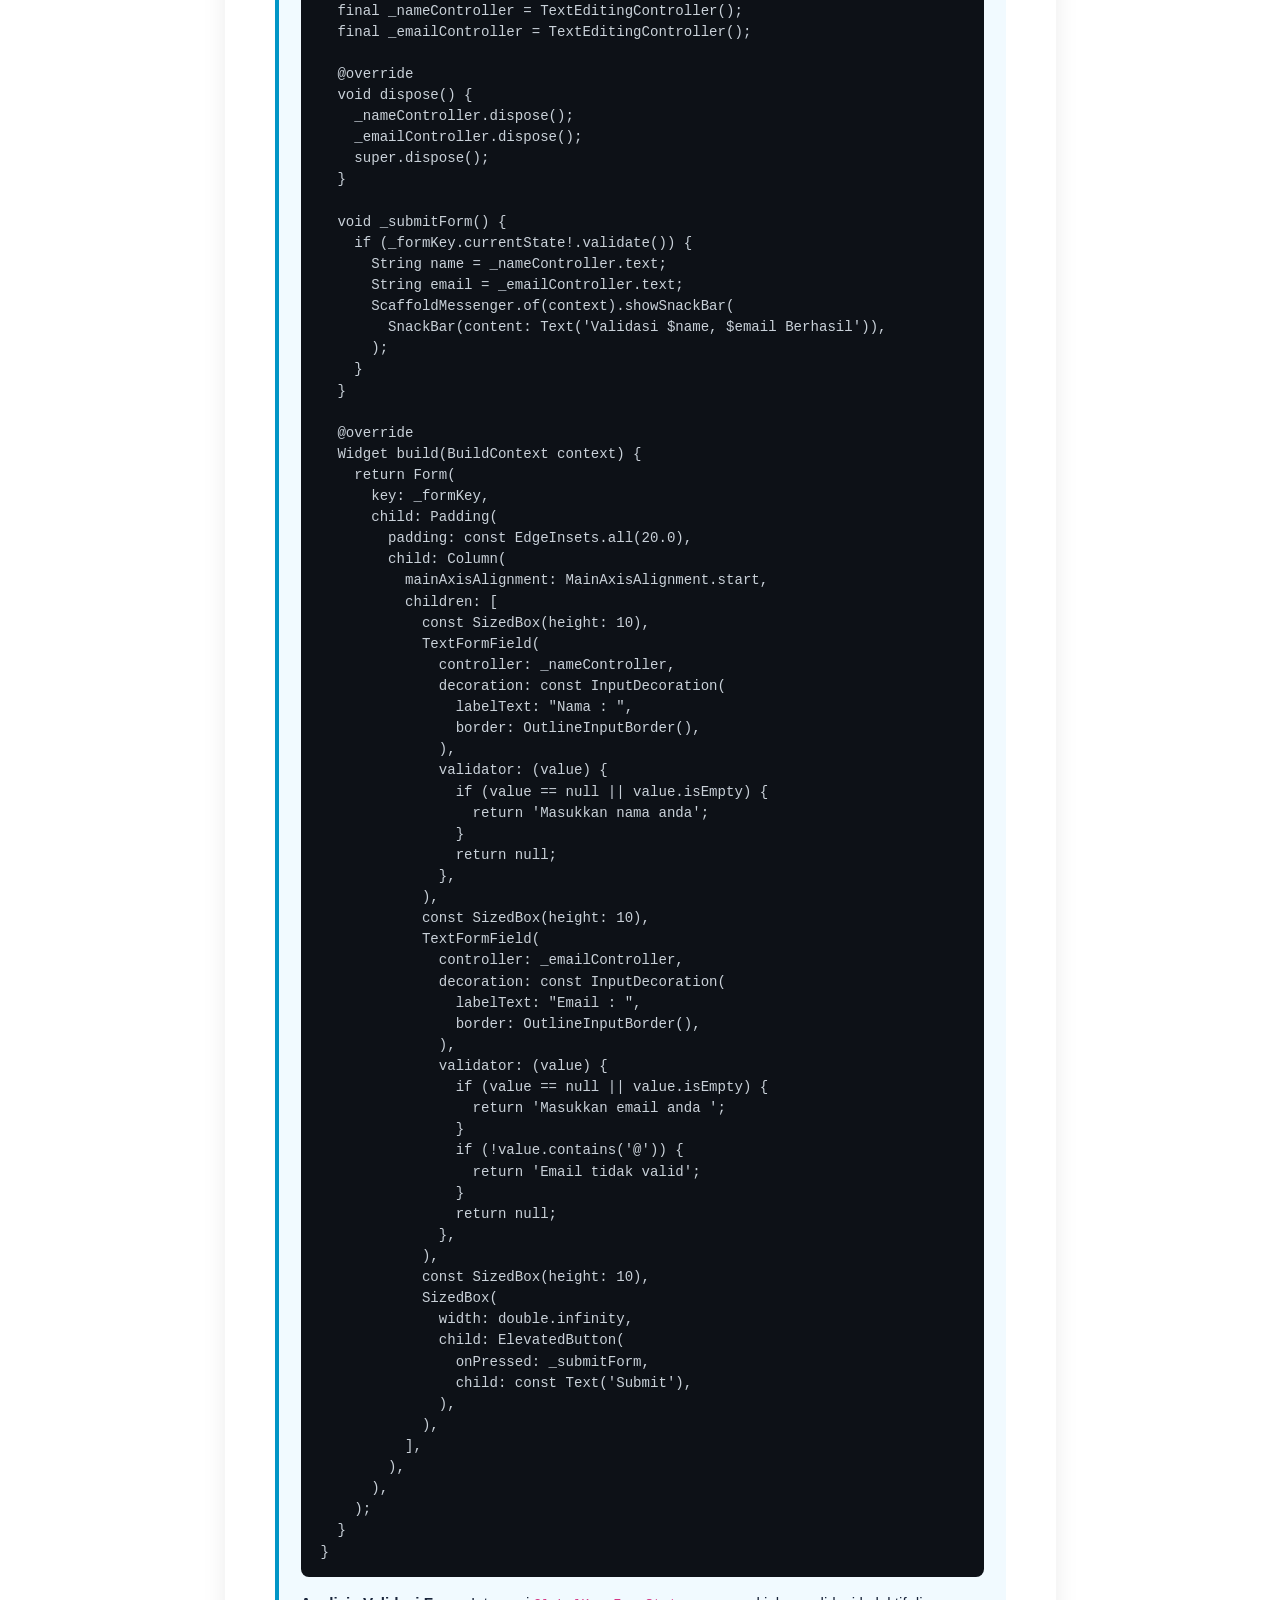
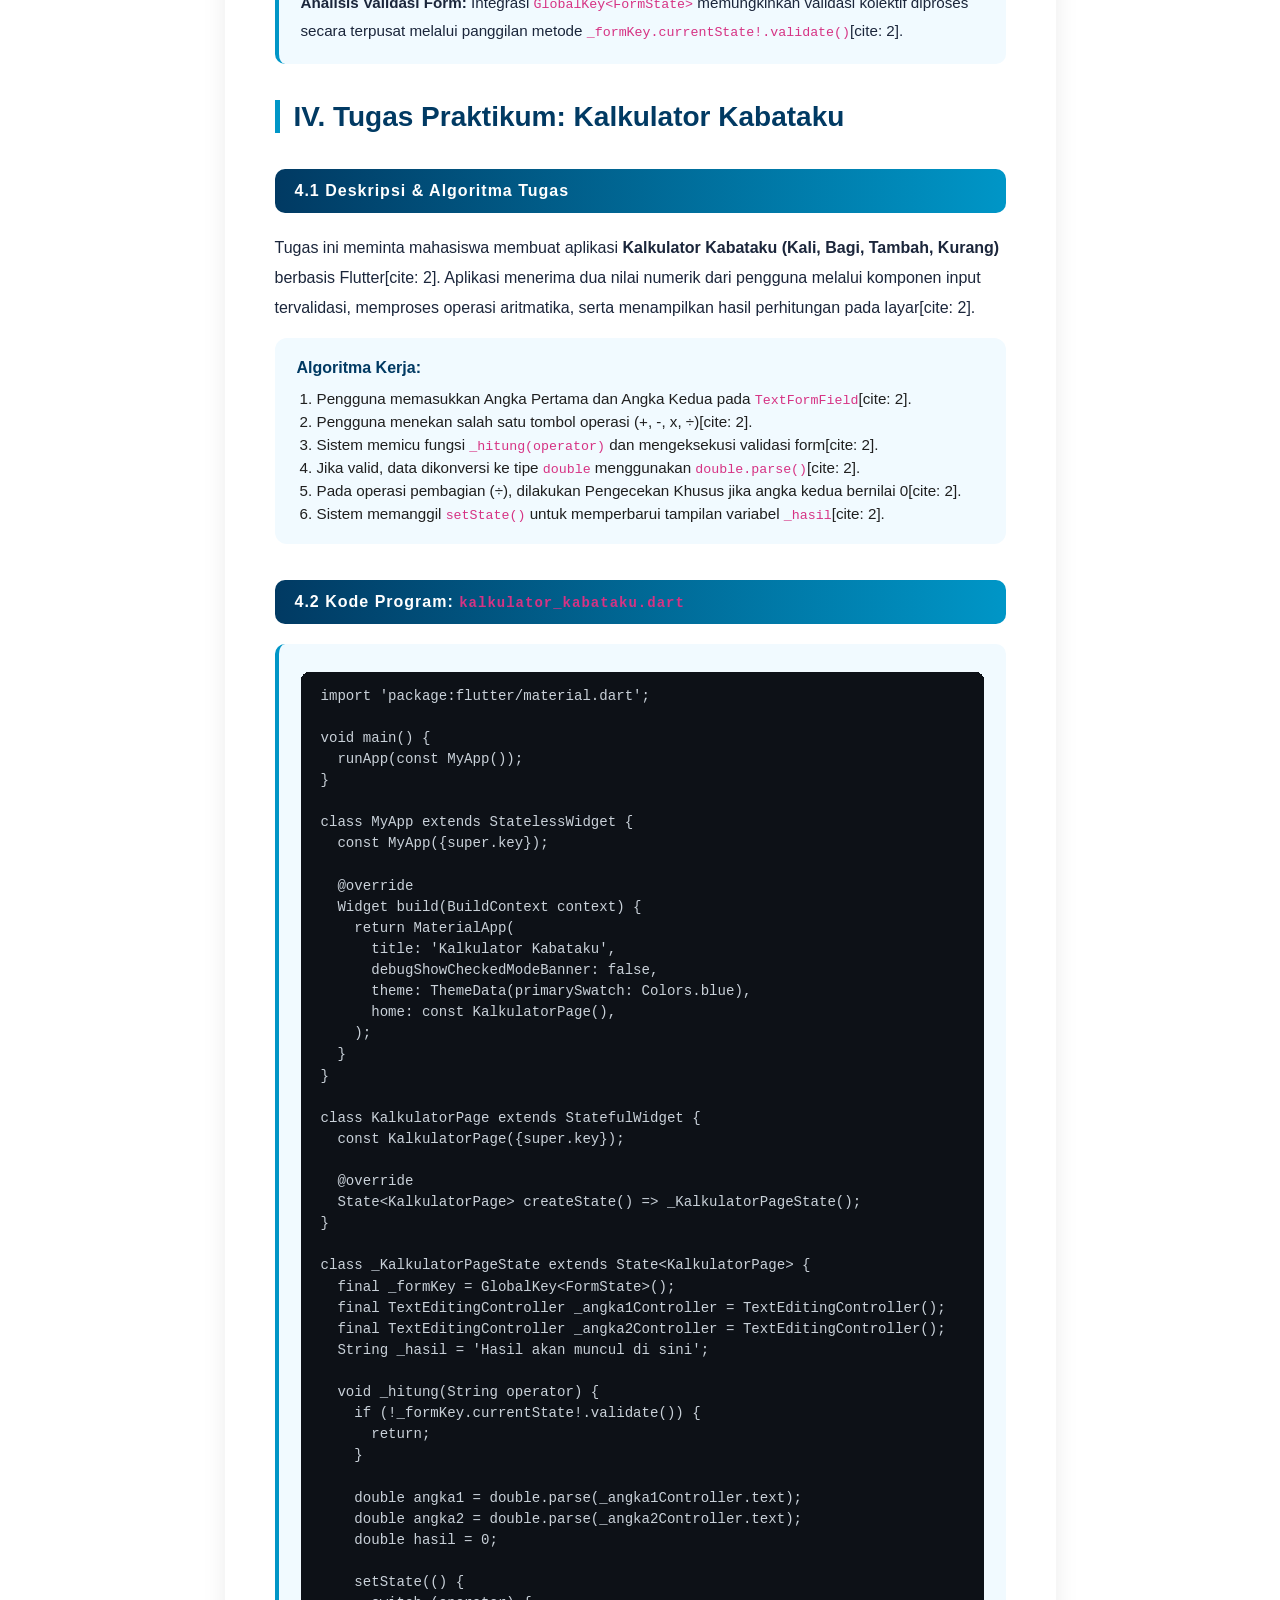
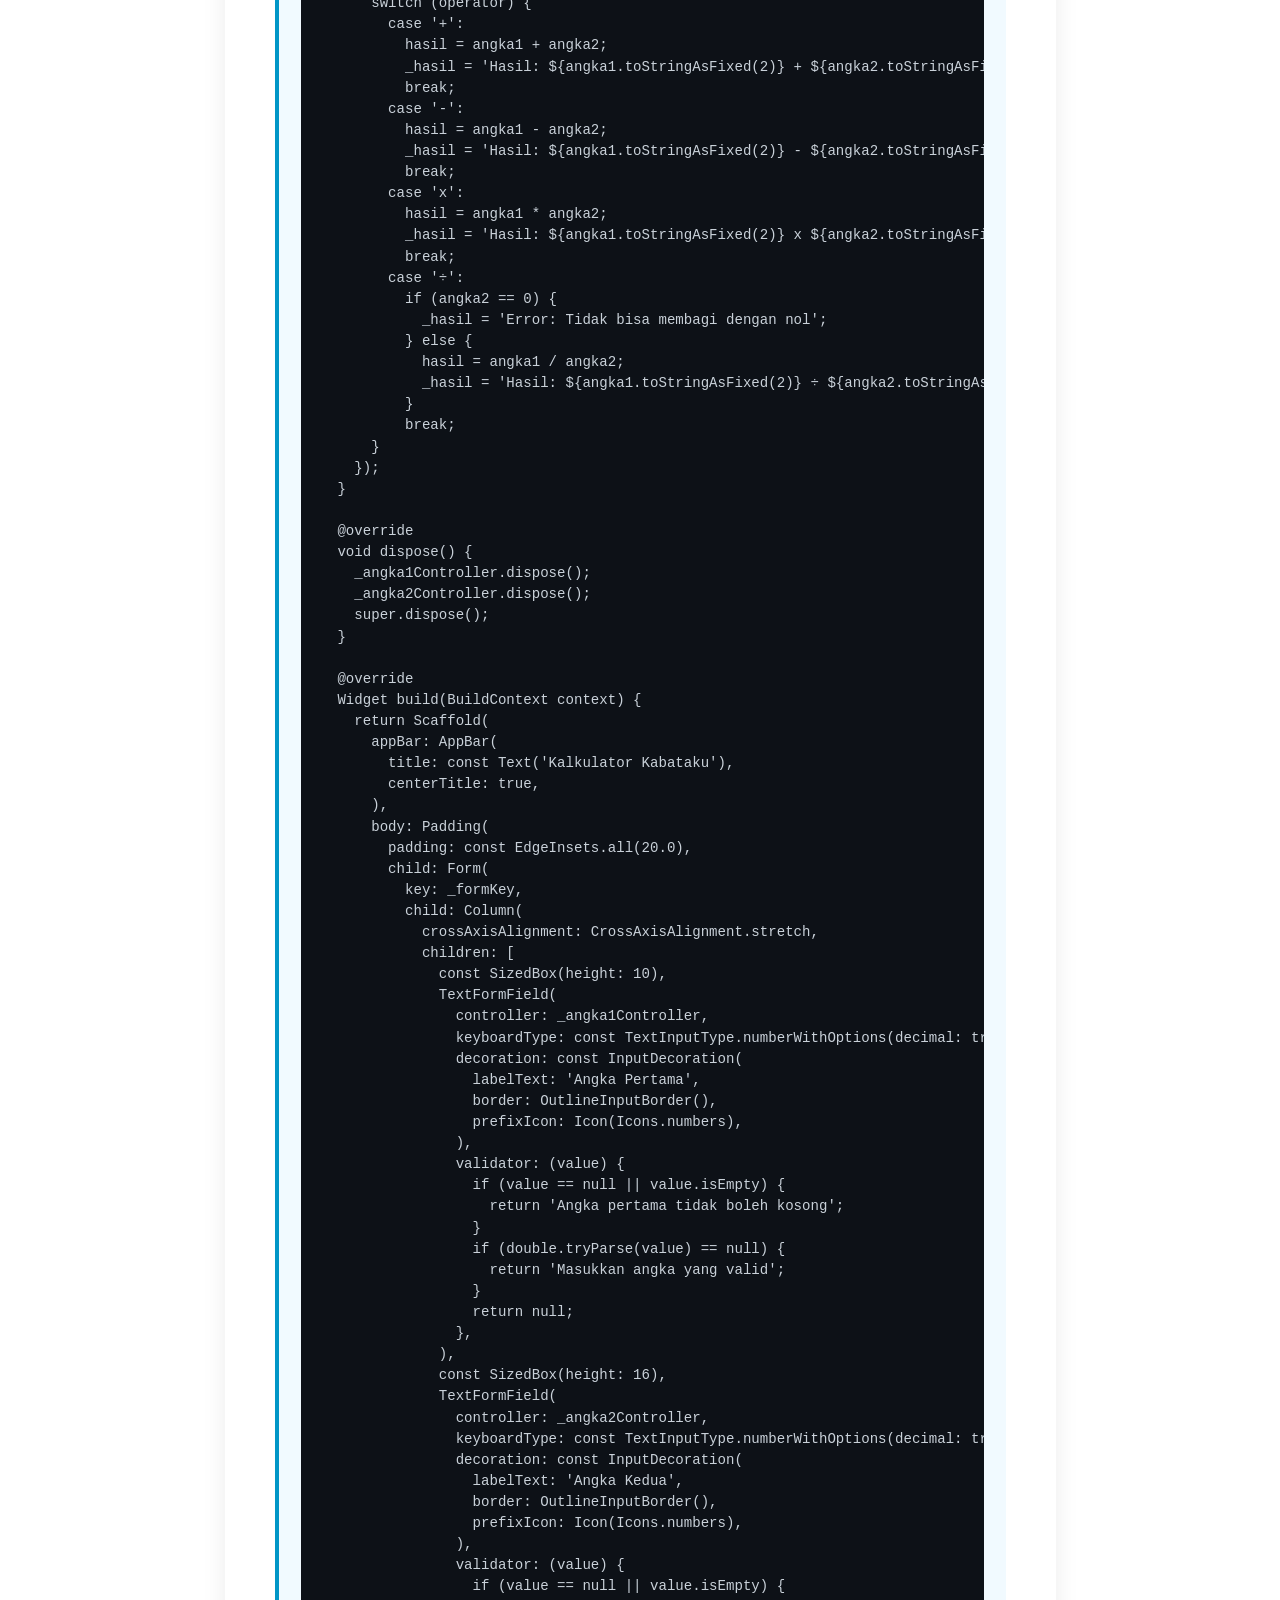
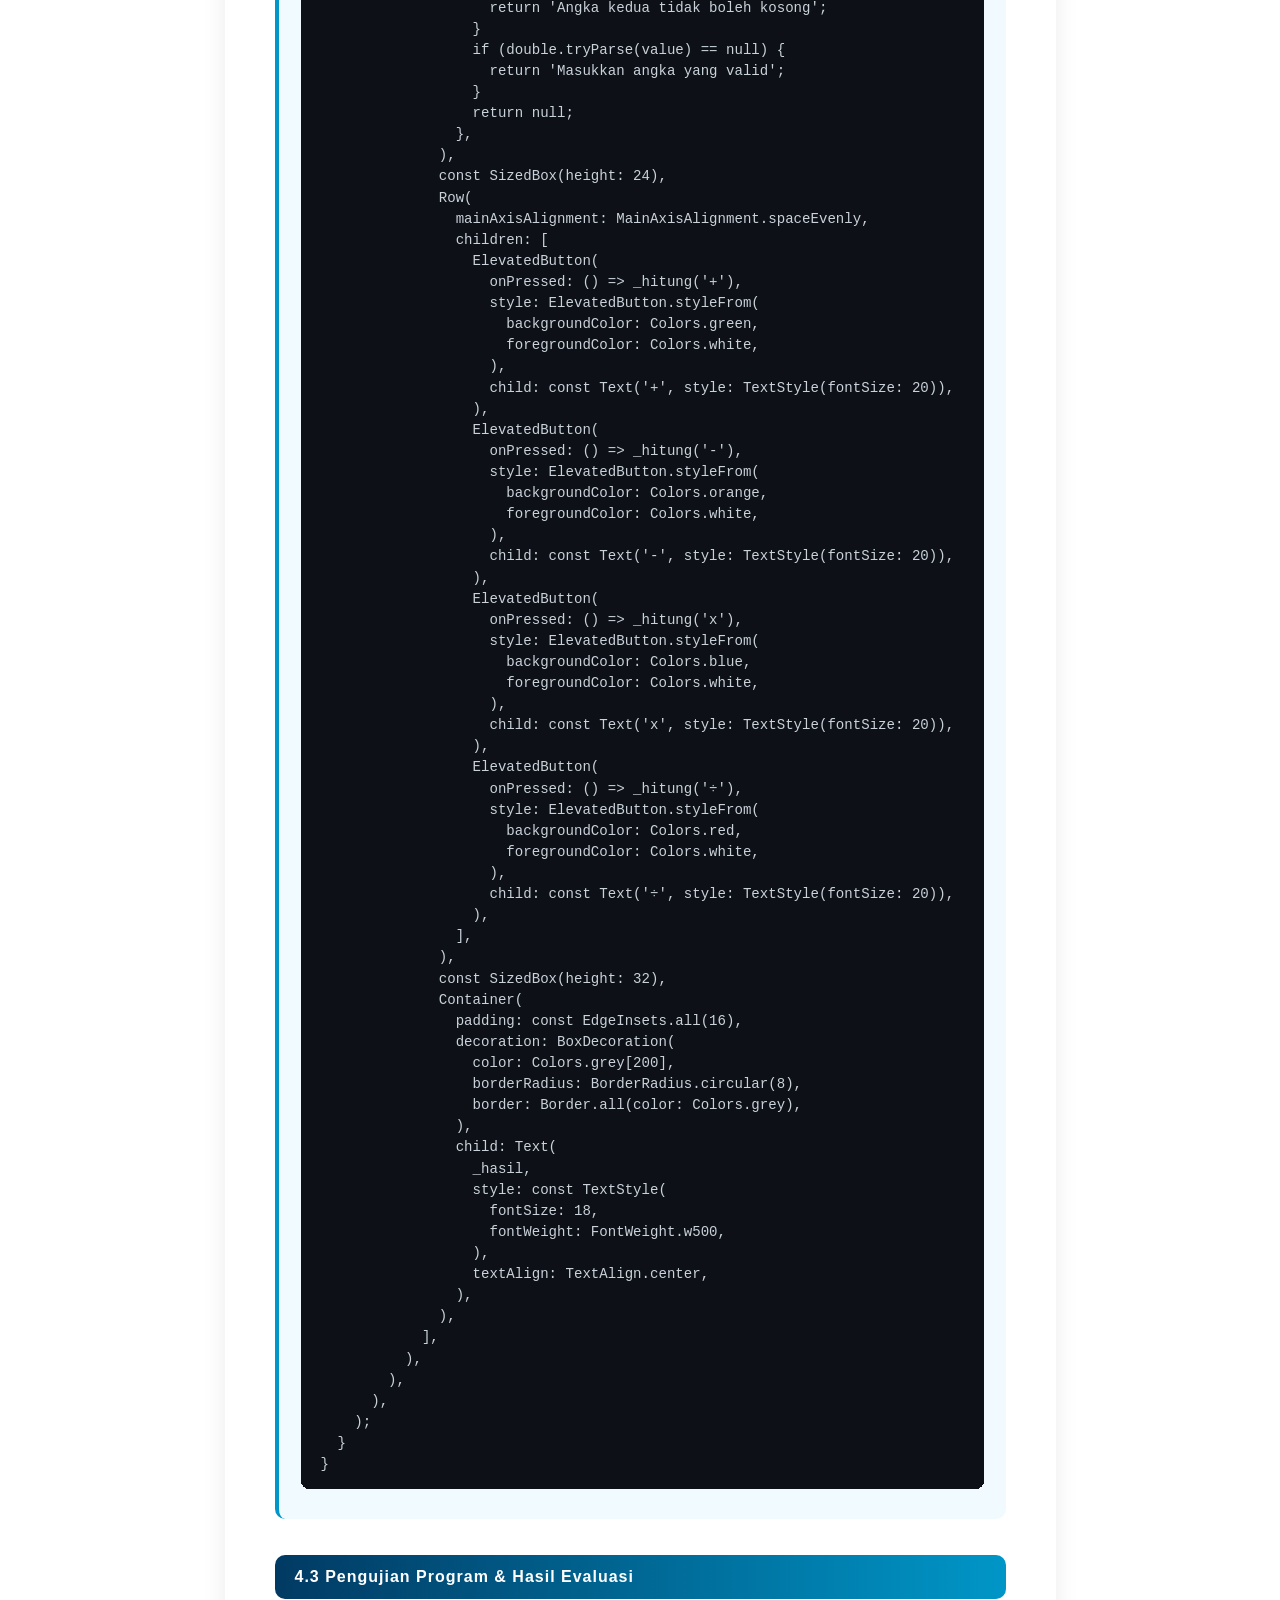
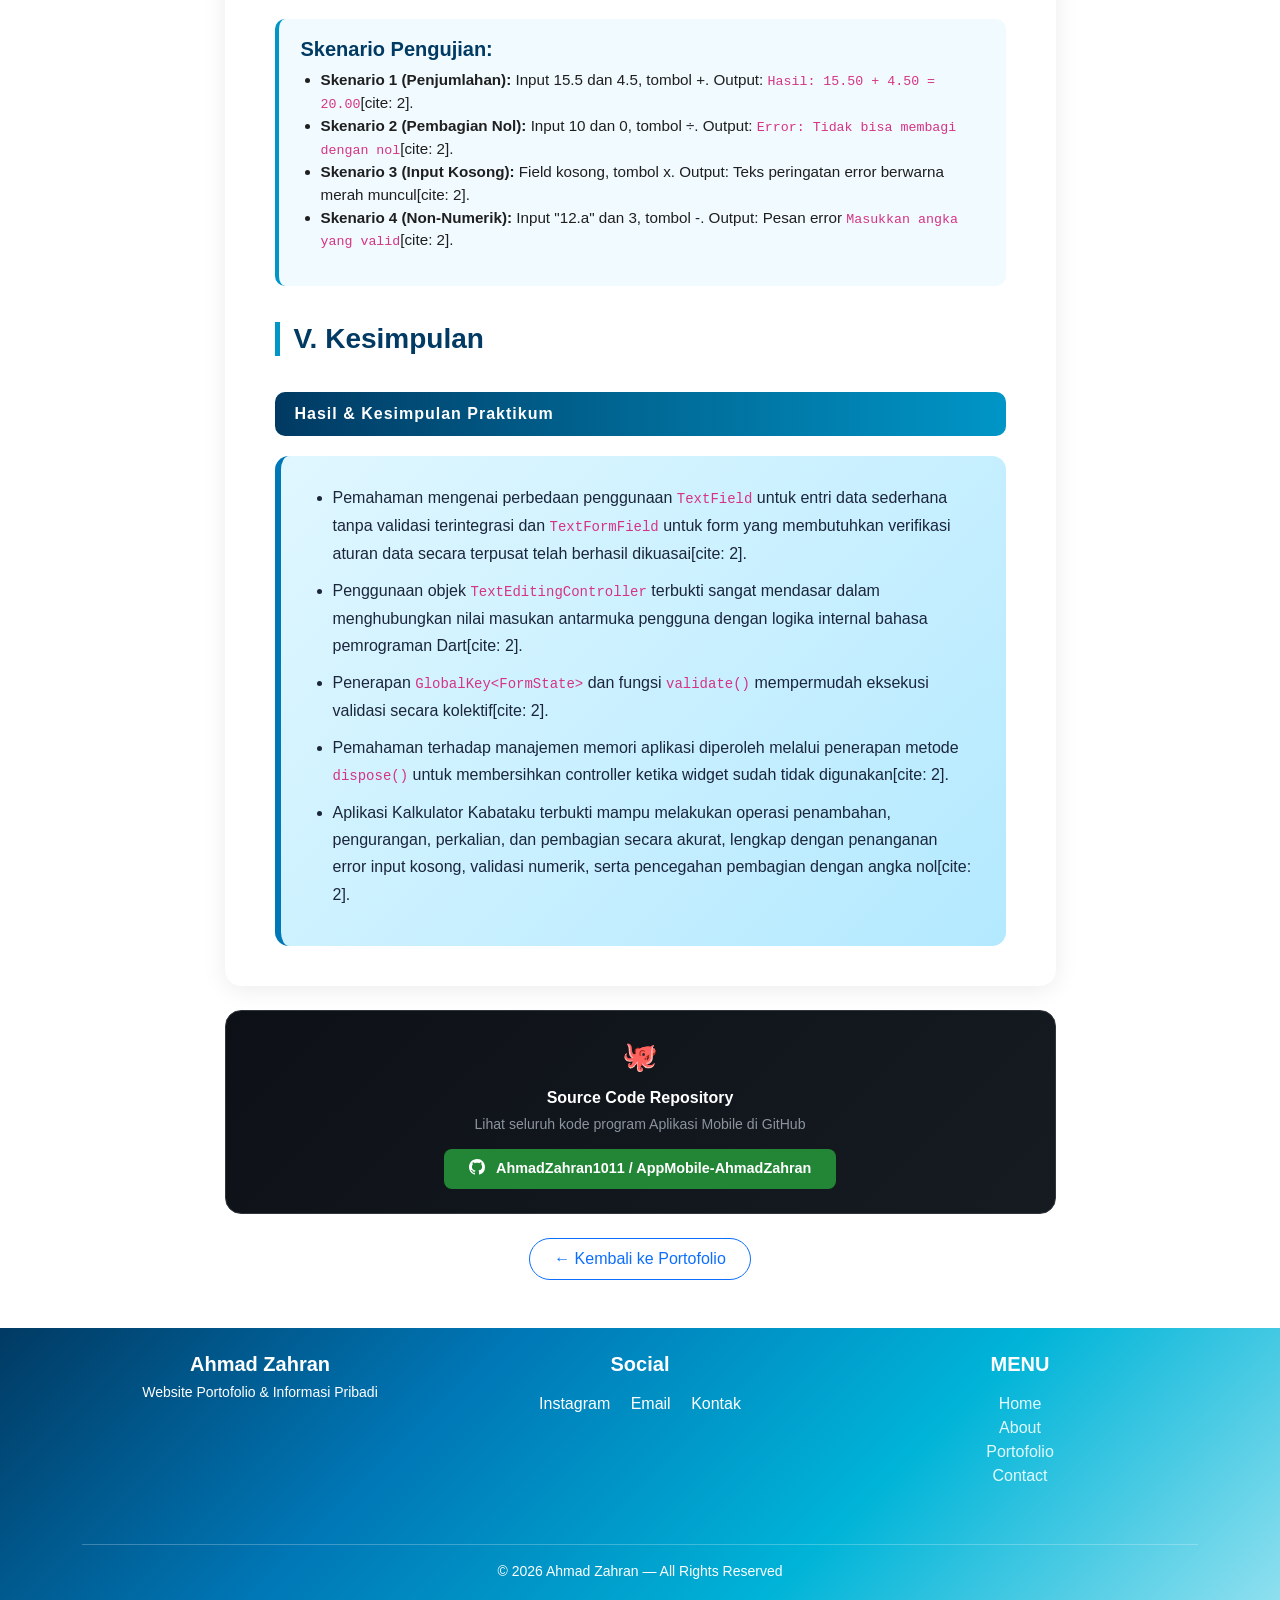
<file: laprak1_mobile.html>
<!DOCTYPE html>
<html lang="id">
<head>
  <meta charset="UTF-8">
  <meta name="viewport" content="width=device-width, initial-scale=1.0">
  <title>Laporan Praktikum Aplikasi Mobile - Ahmad Zahran</title>
  <link href="https://cdn.jsdelivr.net/npm/bootstrap@5.3.0/dist/css/bootstrap.min.css" rel="stylesheet">
  <link href="custom.css" rel="stylesheet">
  <style>
    .laporan-hero {
      background-image: url("images/background.png");
      background-size: cover;
      background-position: center;
      background-repeat: no-repeat;
      padding-top: 80px;
      padding-bottom: 80px;
      color: #fff;
    }

    .laporan-cover {
      background: rgba(255,255,255,0.12);
      backdrop-filter: blur(8px);
      border: 1px solid rgba(255,255,255,0.3);
      border-radius: 20px;
      padding: 40px;
      text-align: center;
      color: #fff;
    }

    .laporan-cover h1 {
      font-size: 1.6rem;
      font-weight: 700;
      letter-spacing: 1px;
      text-transform: uppercase;
    }

    .laporan-cover h2 {
      font-size: 1.1rem;
      font-weight: 600;
      margin-top: 10px;
      color: #d0f0ff;
    }

    .badge-info {
      background: rgba(0,180,216,0.6);
      border-radius: 30px;
      padding: 6px 18px;
      font-size: 0.85rem;
      display: inline-block;
      margin-top: 10px;
    }

    .report-body {
      background: #fff;
      border-radius: 16px;
      box-shadow: 0 4px 24px rgba(0,0,0,0.08);
      padding: 40px 50px;
    }

    .report-body h3 {
      color: #013a63;
      font-weight: 700;
      border-left: 5px solid #0096c7;
      padding-left: 14px;
      margin-top: 36px;
      margin-bottom: 14px;
    }

    .report-body h4 {
      color: #0077b6;
      font-weight: 600;
      margin-top: 28px;
      margin-bottom: 10px;
    }

    .report-body p {
      color: #1b263b;
      line-height: 1.85;
      font-size: 1rem;
    }

    .step-card {
      background: #f1faff;
      border-left: 4px solid #0096c7;
      border-radius: 10px;
      padding: 18px 22px;
      margin-bottom: 16px;
    }

    .step-card h5 {
      color: #013a63;
      font-weight: 700;
      margin-bottom: 8px;
    }

    .step-card p { margin: 0; font-size: 0.95rem; }

    .code-block {
      background: #0d1117;
      color: #c9d1d9;
      border-radius: 8px;
      padding: 14px 20px;
      font-family: 'Courier New', monospace;
      font-size: 0.88rem;
      margin: 10px 0 12px;
      overflow-x: auto;
      white-space: pre;
    }

    .tujuan-item {
      display: flex;
      align-items: flex-start;
      gap: 12px;
      padding: 10px 0;
      border-bottom: 1px solid #e7f5ff;
    }

    .tujuan-item:last-child { border-bottom: none; }

    .tujuan-icon {
      background: #0096c7;
      color: #fff;
      border-radius: 50%;
      width: 28px;
      height: 28px;
      min-width: 28px;
      display: flex;
      align-items: center;
      justify-content: center;
      font-size: 0.75rem;
      font-weight: 700;
    }

    .bab-divider {
      background: linear-gradient(90deg, #013a63, #0096c7);
      color: #fff;
      border-radius: 10px;
      padding: 10px 20px;
      font-weight: 700;
      font-size: 1rem;
      margin: 36px 0 20px;
      letter-spacing: 1px;
    }

    .sub-divider {
      background: linear-gradient(90deg, #0077b6, #90e0ef);
      color: #fff;
      border-radius: 8px;
      padding: 8px 18px;
      font-weight: 700;
      font-size: 0.9rem;
      margin: 24px 0 14px;
    }

    .kesimpulan-box {
      background: linear-gradient(135deg, #e0f7ff, #b3e9ff);
      border-radius: 14px;
      padding: 28px 32px;
      border-left: 6px solid #0077b6;
      margin-top: 20px;
    }

    .kesimpulan-box li {
      margin-bottom: 10px;
      line-height: 1.7;
      color: #1b263b;
    }

    .laporan-nav-pills .nav-link {
      color: #013a63;
      border-radius: 30px;
      font-weight: 500;
      padding: 8px 16px;
      font-size: 0.88rem;
    }

    .laporan-nav-pills .nav-link.active {
      background: #0096c7;
      color: #fff;
    }

    .step-img {
      width: 100%;
      border-radius: 8px;
      border: 1px solid #d0ebff;
      margin-top: 12px;
      box-shadow: 0 2px 10px rgba(0,0,0,0.1);
    }

    .step-img-caption {
      text-align: center;
      font-size: 0.82rem;
      color: #6c757d;
      margin-top: 6px;
      margin-bottom: 4px;
      font-style: italic;
    }

    .img-grid-2 {
      display: grid;
      grid-template-columns: 1fr 1fr;
      gap: 12px;
      margin-top: 12px;
    }

    .img-grid-2 figure { margin: 0; }

    @media (max-width: 768px) {
      .report-body { padding: 24px 20px; }
      .img-grid-2 { grid-template-columns: 1fr; }
    }
  </style>
</head>

<body>

<!-- ========== NAVBAR ========== -->
<nav class="navbar navbar-expand-lg navbar-light bg-white py-3 sticky-top shadow-sm">
  <div class="container">
    <a class="navbar-brand d-flex align-items-center fw-bold fs-4" href="index.html">
      <img src="images/logo.png" alt="Logo"
           style="height: 40px; width: 40px; object-fit: cover;" class="me-2">
      Ahmad Zahran
    </a>
    <button class="navbar-toggler" type="button" data-bs-toggle="collapse" data-bs-target="#navbarNav">
      <span class="navbar-toggler-icon"></span>
    </button>
    <div class="collapse navbar-collapse" id="navbarNav">
      <ul class="navbar-nav ms-auto mb-2 mb-lg-0">
        <li class="nav-item"><a class="nav-link" href="index.html">Home</a></li>
        <li class="nav-item"><a class="nav-link" href="about.html">About</a></li>
        <li class="nav-item"><a class="nav-link active" href="portofolio.html">Portofolio</a></li>
        <li class="nav-item"><a class="nav-link" href="kontak.html">Kontak</a></li>
      </ul>
      <form class="d-flex ms-3">
        <input class="form-control me-2" type="search" placeholder="Search">
        <button class="btn btn-outline-success" type="submit">Search</button>
      </form>
    </div>
  </div>
</nav>

<!-- ========== HERO COVER ========== -->
<div class="laporan-hero">
  <div class="container">
    <div class="row justify-content-center">
      <div class="col-md-9">
        <div class="laporan-cover">
          <div style="font-size:2.5rem; margin-bottom:8px;">📱</div>
          <h1>Laporan Praktikum Aplikasi Mobile</h1>
          <h2>Pengelolaan Input Widgets, Form Validation &amp; State Management<br>
            <span style="opacity:0.85; font-size:0.95em;">Studi Kasus: Basic Form &amp; Kalkulator Kabataku (Flutter / Dart)</span>
          </h2>
          <div class="mt-3">
            <span class="badge-info">Praktikum Aplikasi Mobile</span>
          </div>
          <hr style="border-color:rgba(255,255,255,0.3); margin:20px 0;">
          <div class="row text-start g-3 mt-1">
            <div class="col-sm-6">
              <small style="opacity:0.75">Disusun Oleh</small>
              <div class="fw-bold">Ahmad Zahran</div>
              <div style="opacity:0.85; font-size:0.9rem;">2411532004</div>
            </div>
            <div class="col-sm-6">
              <small style="opacity:0.75">Dosen Pengampu</small>
              <div class="fw-bold">Nurfiah, S.ST. M.Kom</div>
              <div style="opacity:0.85; font-size:0.9rem;">Universitas Andalas · 2026</div>
            </div>
          </div>
        </div>
      </div>
    </div>
  </div>
</div>

<!-- ========== KONTEN LAPORAN ========== -->
<section class="py-5">
  <div class="container">
    <div class="row justify-content-center">
      <div class="col-lg-9">

        <!-- Nav Pills -->
        <ul class="nav laporan-nav-pills mb-4 gap-2 flex-wrap">
          <li class="nav-item"><a class="nav-link active" href="#pendahuluan">Pendahuluan</a></li>
          <li class="nav-item"><a class="nav-link" href="#tujuan">Tujuan</a></li>
          <li class="nav-item"><a class="nav-link" href="#langkah">Langkah Kerja</a></li>
          <li class="nav-item"><a class="nav-link" href="#tugas">Tugas Kabataku</a></li>
          <li class="nav-item"><a class="nav-link" href="#kesimpulan">Kesimpulan</a></li>
        </ul>

        <div class="report-body">

          <!-- ===== PENDAHULUAN ===== -->
          <div id="pendahuluan">
            <h3>I. Pendahuluan</h3>
            <p>
              Pengembangan aplikasi mobile berbasis antarmuka grafis (GUI) modern menuntut kemampuan sistem dalam menangani interaksi pengguna secara interaktif dan real-time[cite: 2]. Dalam kerangka kerja Flutter dan bahasa pemrograman Dart, interaksi utama antara pengguna dengan aplikasi dikelola melalui komponen Input Widgets dan Basic Form[cite: 2]. Komponen-komponen ini berfungsi sebagai jembatan untuk menerima entri data teks dari keyboard perangkat, menangkap aksi event, serta melakukan pemrosesan data internal[cite: 2].
            </p>
            <p>
              Secara teknis, pengembangan form pada Flutter tidak hanya terbatas pada penampilan entri teks (TextField), tetapi juga mencakup pengelolaan status internal (state management), validasi data input (FormState dan validator), serta manajemen alokasi memori (TextEditingController dan dispose)[cite: 2]. Memahami perbedaan antara Uncontrolled/Basic Input menggunakan TextField dan Validated Form Input menggunakan TextFormField merupakan aspek fundamental dalam arsitektur antarmuka Flutter[cite: 2].
            </p>
            <p>
              Hubungan antara materi praktikum ini dengan pemrograman Dart/Flutter terletak pada bagaimana paradigma Widget Tree dan Stateful Widget bekerja[cite: 2]. Ketika pengguna memasukkan teks atau menekan tombol, logika Dart mengolah data input, mengeksekusi operasi matematika atau validasi, lalu memicu metode <code>setState()</code> untuk mengarahkan Flutter dalam memperbarui tampilan UI secara dinamis[cite: 2].
            </p>
          </div>

          <!-- ===== TUJUAN ===== -->
          <div id="tujuan">
            <h3>II. Tujuan Praktikum</h3>
            <div>
              <div class="tujuan-item">
                <div class="tujuan-icon">1</div>
                <p>Memahami konsep dasar Basic Form dan Input Widgets pada Flutter[cite: 2].</p>
              </div>
              <div class="tujuan-item">
                <div class="tujuan-icon">2</div>
                <p>Mampu membuat dan mengontrol input teks pengguna menggunakan <code>TextField</code> dan <code>TextFormField</code>[cite: 2].</p>
              </div>
              <div class="tujuan-item">
                <div class="tujuan-icon">3</div>
                <p>Memahami penggunaan <code>TextEditingController</code> untuk mengambil dan membersihkan data inputan keyboard[cite: 2].</p>
              </div>
              <div class="tujuan-item">
                <div class="tujuan-icon">4</div>
                <p>Memahami fungsi dan penggunaan <code>GlobalKey&lt;FormState&gt;</code> serta metode <code>validate()</code> dalam mengelola validasi form secara kolektif[cite: 2].</p>
              </div>
              <div class="tujuan-item">
                <div class="tujuan-icon">5</div>
                <p>Memahami fungsi penggunaan kata kunci <code>const</code> dan metode <code>setState()</code> dalam proses pengoperasian serta rebuild widget[cite: 2].</p>
              </div>
              <div class="tujuan-item">
                <div class="tujuan-icon">6</div>
                <p>Mampu mengimplementasikan logika pemrosesan input dan operasi kalkulasi matematika (Kabataku) melalui aplikasi Flutter[cite: 2].</p>
              </div>
            </div>
          </div>

          <!-- ===== LANGKAH PRAKTIKUM ===== -->
          <div id="langkah">
            <h3>III. Langkah Kerja</h3>

            <!-- Langkah 3.1 -->
            <div class="bab-divider">3.1 Basic Form TextField (Membuat Tampilan Dasar)</div>
            <p>
              Langkah yang dilakukan: Membuat file Dart baru bernama <code>form-textfield.dart</code> di dalam folder <code>lib</code>[cite: 2]. Pada langkah awal ini, dibangun struktur tampilan antarmuka Basic Form sederhana yang terdiri dari Scaffold, AppBar, Column, TextField, SizedBox, dan ElevatedButton[cite: 2].
            </p>

            <div class="step-card">
              <h5>Kode Program: <code>form-textfield.dart</code></h5>
              <div class="code-block">import 'package:flutter/material.dart';

void main() => runApp(const MyApp());

class MyApp extends StatelessWidget {
  const MyApp({super.key});

  @override
  Widget build(BuildContext context) {
    return MaterialApp(
      home: Scaffold(
        appBar: AppBar(
          title: const Text('Basic Form'),
        ),
        body: const MyForm(),
      ),
    );
  }
}

class MyForm extends StatefulWidget {
  const MyForm({super.key});

  @override
  State&lt;MyForm&gt; createState() =&gt; MyFormState();
}

class MyFormState extends State&lt;MyForm&gt; {
  @override
  Widget build(BuildContext context) {
    return Padding(
      padding: const EdgeInsets.all(20.0),
      child: Column(
        crossAxisAlignment: CrossAxisAlignment.start,
        children: [
          const Text('Masukkan nama anda :'),
          const SizedBox(height: 10),
          const TextField(
            decoration: InputDecoration(
              labelText: 'Nama Lengkap',
              hintText: 'Misalnya masnoer',
              border: OutlineInputBorder(),
              prefixIcon: Icon(Icons.person),
            ),
          ),
          const SizedBox(height: 20),
          ElevatedButton(
            onPressed: () {},
            style: ElevatedButton.styleFrom(
              backgroundColor: Colors.amber,
              foregroundColor: Colors.black,
            ),
            child: const Text('Tampilkan nama'),
          ),
        ],
      ),
    );
  }
}</div>
              <p><strong>Penjelasan Kode:</strong></p>
              <ul style="padding-left: 20px; font-size:0.95rem;">
                <li><code>import 'package:flutter/material.dart';</code>: Mengimpor pustaka Material Design Flutter yang menyediakan komponen GUI standar[cite: 2].</li>
                <li><code>void main() =&gt; runApp(const MyApp());</code>: Fungsi utama (entry point) yang menjalankan aplikasi[cite: 2].</li>
                <li><code>MaterialApp</code> &amp; <code>Scaffold</code>: Mengatur tema, navigasi, dan tata letak dasar aplikasi[cite: 2].</li>
                <li><code>TextField</code>: Menampilkan bidang input teks dengan hiasan label, hint, border, dan ikon[cite: 2].</li>
                <li><code>ElevatedButton</code>: Tombol aksi dengan kustomisasi warna latar belakang[cite: 2].</li>
              </ul>
              <p style="margin-top:8px;"><strong>Hasil Praktikum:</strong> Aplikasi menampilkan halaman bertulisan judul "Basic Form" pada AppBar, label perintah, satu kotak input TextField berikon person, dan tombol "Tampilkan nama"[cite: 2].</p>
              <p style="margin-top:8px;"><strong>Analisis:</strong> Tahap ini membentuk UI statis[cite: 2]. Namun, teks yang diketikkan pengguna belum dapat ditangkap oleh aplikasi karena belum dihubungkan dengan pengontrol teks (controller)[cite: 2].</p>
            </div>

            <!-- Langkah 3.2 -->
            <div class="bab-divider">3.2 Menambahkan Controller dan Dispose pada State</div>
            <div class="step-card">
              <h5>Penambahan TextEditingController &amp; dispose()</h5>
              <div class="code-block">TextEditingController _textEditingController = TextEditingController();

@override
void dispose() {
  _textEditingController.dispose();
  super.dispose();
}</div>
              <p style="margin-top:8px;"><strong>Penjelasan Kode:</strong> Deklarasi <code>TextEditingController</code> bertanggung jawab membaca, menulis, dan memantau perubahan teks[cite: 2]. Metode <code>dispose()</code> membebaskan memori yang digunakan controller ketika widget dihapus guna mencegah kebocoran memori (memory leak)[cite: 2].</p>
              <p style="margin-top:8px;"><strong>Analisis:</strong> Penerapan <code>dispose()</code> merupakan <em>best practice</em> dalam pemrograman berorientasi objek dan aplikasi mobile[cite: 2].</p>
            </div>

            <!-- Langkah 3.3 -->
            <div class="bab-divider">3.3 Menhubungkan Controller dan Listener pada TextField</div>
            <div class="step-card">
              <h5>Penggunaan Properti controller dan onChanged</h5>
              <div class="code-block">TextField(
  decoration: const InputDecoration(
    labelText: 'Nama Lengkap',
    hintText: 'Misalnya masnoer',
    border: OutlineInputBorder(),
    prefixIcon: Icon(Icons.person),
  ),
  controller: _textEditingController,
  keyboardType: TextInputType.text,
  onChanged: (text) {
    print('Sedang mengetik teks: $text');
  },
),</div>
              <p style="margin-top:8px;"><strong>Analisis:</strong> Properti <code>controller</code> membuat hubungan dua arah (two-way binding) antara UI dan variabel Dart[cite: 2]. Callback <code>onChanged</code> berguna untuk merespons input secara real-time ke log konsol[cite: 2].</p>
            </div>

            <!-- Langkah 3.4 -->
            <div class="bab-divider">3.4 Menambahkan Aksi pada Button untuk Menampilkan SnackBar</div>
            <div class="step-card">
              <h5>Menampilkan Feedback via SnackBar</h5>
              <div class="code-block">onPressed: () {
  String inputText = _textEditingController.text;
  ScaffoldMessenger.of(context).showSnackBar(
    SnackBar(content: Text('Nama anda adalah $inputText')),
  );
},</div>
              <p style="margin-top:8px;"><strong>Hasil &amp; Analisis:</strong> Ketika pengguna menekan tombol, SnackBar akan muncul di bagian bawah layar menampilkan teks masukan[cite: 2]. Pembacaan <code>_textEditingController.text</code> berhasil memindahkan data input UI menuju feedback visual[cite: 2].</p>
            </div>

            <!-- Langkah 3.5 -->
            <div class="bab-divider">3.5 Basic Form TextFormField (Membuat Form Tervalidasi)</div>
            <p>
              Langkah yang dilakukan: Membuat file baru bernama <code>form-textformfield.dart</code>[cite: 2]. Langkah ini menyusun form tervalidasi menggunakan widget <code>TextFormField</code> untuk dua field (Nama dan Email) serta satu tombol submit[cite: 2].
            </p>

            <div class="step-card">
              <h5>Kode Program: <code>form-textformfield.dart</code></h5>
              <div class="code-block">import 'package:flutter/material.dart';

void main() => runApp(const MyApp());

class MyApp extends StatelessWidget {
  const MyApp({super.key});

  @override
  Widget build(BuildContext context) {
    return MaterialApp(
      home: Scaffold(
        appBar: AppBar(
          title: const Text("Basic Form TextFormField"),
        ),
        body: const MyFormText(),
      ),
    );
  }
}

class MyFormText extends StatefulWidget {
  const MyFormText({super.key});

  @override
  State&lt;MyFormText&gt; createState() =&gt; _MyFormTextState();
}

class _MyFormTextState extends State&lt;MyFormText&gt; {
  final _formKey = GlobalKey&lt;FormState&gt;();
  final _nameController = TextEditingController();
  final _emailController = TextEditingController();

  @override
  void dispose() {
    _nameController.dispose();
    _emailController.dispose();
    super.dispose();
  }

  void _submitForm() {
    if (_formKey.currentState!.validate()) {
      String name = _nameController.text;
      String email = _emailController.text;
      ScaffoldMessenger.of(context).showSnackBar(
        SnackBar(content: Text('Validasi $name, $email Berhasil')),
      );
    }
  }

  @override
  Widget build(BuildContext context) {
    return Form(
      key: _formKey,
      child: Padding(
        padding: const EdgeInsets.all(20.0),
        child: Column(
          mainAxisAlignment: MainAxisAlignment.start,
          children: [
            const SizedBox(height: 10),
            TextFormField(
              controller: _nameController,
              decoration: const InputDecoration(
                labelText: "Nama : ",
                border: OutlineInputBorder(),
              ),
              validator: (value) {
                if (value == null || value.isEmpty) {
                  return 'Masukkan nama anda';
                }
                return null;
              },
            ),
            const SizedBox(height: 10),
            TextFormField(
              controller: _emailController,
              decoration: const InputDecoration(
                labelText: "Email : ",
                border: OutlineInputBorder(),
              ),
              validator: (value) {
                if (value == null || value.isEmpty) {
                  return 'Masukkan email anda ';
                }
                if (!value.contains('@')) {
                  return 'Email tidak valid';
                }
                return null;
              },
            ),
            const SizedBox(height: 10),
            SizedBox(
              width: double.infinity,
              child: ElevatedButton(
                onPressed: _submitForm,
                child: const Text('Submit'),
              ),
            ),
          ],
        ),
      ),
    );
  }
}</div>
              <p><strong>Analisis Validasi Form:</strong> Integrasi <code>GlobalKey&lt;FormState&gt;</code> memungkinkan validasi kolektif diproses secara terpusat melalui panggilan metode <code>_formKey.currentState!.validate()</code>[cite: 2].</p>
            </div>
          </div>

          <!-- ===== TUGAS PRAKTIKUM ===== -->
          <div id="tugas">
            <h3>IV. Tugas Praktikum: Kalkulator Kabataku</h3>
            <div class="bab-divider">4.1 Deskripsi &amp; Algoritma Tugas</div>
            <p>
              Tugas ini meminta mahasiswa membuat aplikasi <strong>Kalkulator Kabataku (Kali, Bagi, Tambah, Kurang)</strong> berbasis Flutter[cite: 2]. Aplikasi menerima dua nilai numerik dari pengguna melalui komponen input tervalidasi, memproses operasi aritmatika, serta menampilkan hasil perhitungan pada layar[cite: 2].
            </p>
            <div style="background:#f1faff; border-radius:12px; padding:18px 22px; margin-bottom:16px;">
              <div style="font-weight:700; color:#013a63; margin-bottom:8px;">Algoritma Kerja:</div>
              <ol style="margin-bottom:0; padding-left:20px; font-size:0.95rem;">
                <li>Pengguna memasukkan Angka Pertama dan Angka Kedua pada <code>TextFormField</code>[cite: 2].</li>
                <li>Pengguna menekan salah satu tombol operasi (+, -, x, ÷)[cite: 2].</li>
                <li>Sistem memicu fungsi <code>_hitung(operator)</code> dan mengeksekusi validasi form[cite: 2].</li>
                <li>Jika valid, data dikonversi ke tipe <code>double</code> menggunakan <code>double.parse()</code>[cite: 2].</li>
                <li>Pada operasi pembagian (÷), dilakukan Pengecekan Khusus jika angka kedua bernilai 0[cite: 2].</li>
                <li>Sistem memanggil <code>setState()</code> untuk memperbarui tampilan variabel <code>_hasil</code>[cite: 2].</li>
              </ol>
            </div>

            <div class="bab-divider">4.2 Kode Program: <code>kalkulator_kabataku.dart</code></div>
            <div class="step-card">
              <div class="code-block">import 'package:flutter/material.dart';

void main() {
  runApp(const MyApp());
}

class MyApp extends StatelessWidget {
  const MyApp({super.key});

  @override
  Widget build(BuildContext context) {
    return MaterialApp(
      title: 'Kalkulator Kabataku',
      debugShowCheckedModeBanner: false,
      theme: ThemeData(primarySwatch: Colors.blue),
      home: const KalkulatorPage(),
    );
  }
}

class KalkulatorPage extends StatefulWidget {
  const KalkulatorPage({super.key});

  @override
  State&lt;KalkulatorPage&gt; createState() =&gt; _KalkulatorPageState();
}

class _KalkulatorPageState extends State&lt;KalkulatorPage&gt; {
  final _formKey = GlobalKey&lt;FormState&gt;();
  final TextEditingController _angka1Controller = TextEditingController();
  final TextEditingController _angka2Controller = TextEditingController();
  String _hasil = 'Hasil akan muncul di sini';

  void _hitung(String operator) {
    if (!_formKey.currentState!.validate()) {
      return;
    }

    double angka1 = double.parse(_angka1Controller.text);
    double angka2 = double.parse(_angka2Controller.text);
    double hasil = 0;

    setState(() {
      switch (operator) {
        case '+':
          hasil = angka1 + angka2;
          _hasil = 'Hasil: ${angka1.toStringAsFixed(2)} + ${angka2.toStringAsFixed(2)} = ${hasil.toStringAsFixed(2)}';
          break;
        case '-':
          hasil = angka1 - angka2;
          _hasil = 'Hasil: ${angka1.toStringAsFixed(2)} - ${angka2.toStringAsFixed(2)} = ${hasil.toStringAsFixed(2)}';
          break;
        case 'x':
          hasil = angka1 * angka2;
          _hasil = 'Hasil: ${angka1.toStringAsFixed(2)} x ${angka2.toStringAsFixed(2)} = ${hasil.toStringAsFixed(2)}';
          break;
        case '÷':
          if (angka2 == 0) {
            _hasil = 'Error: Tidak bisa membagi dengan nol';
          } else {
            hasil = angka1 / angka2;
            _hasil = 'Hasil: ${angka1.toStringAsFixed(2)} ÷ ${angka2.toStringAsFixed(2)} = ${hasil.toStringAsFixed(2)}';
          }
          break;
      }
    });
  }

  @override
  void dispose() {
    _angka1Controller.dispose();
    _angka2Controller.dispose();
    super.dispose();
  }

  @override
  Widget build(BuildContext context) {
    return Scaffold(
      appBar: AppBar(
        title: const Text('Kalkulator Kabataku'),
        centerTitle: true,
      ),
      body: Padding(
        padding: const EdgeInsets.all(20.0),
        child: Form(
          key: _formKey,
          child: Column(
            crossAxisAlignment: CrossAxisAlignment.stretch,
            children: [
              const SizedBox(height: 10),
              TextFormField(
                controller: _angka1Controller,
                keyboardType: const TextInputType.numberWithOptions(decimal: true),
                decoration: const InputDecoration(
                  labelText: 'Angka Pertama',
                  border: OutlineInputBorder(),
                  prefixIcon: Icon(Icons.numbers),
                ),
                validator: (value) {
                  if (value == null || value.isEmpty) {
                    return 'Angka pertama tidak boleh kosong';
                  }
                  if (double.tryParse(value) == null) {
                    return 'Masukkan angka yang valid';
                  }
                  return null;
                },
              ),
              const SizedBox(height: 16),
              TextFormField(
                controller: _angka2Controller,
                keyboardType: const TextInputType.numberWithOptions(decimal: true),
                decoration: const InputDecoration(
                  labelText: 'Angka Kedua',
                  border: OutlineInputBorder(),
                  prefixIcon: Icon(Icons.numbers),
                ),
                validator: (value) {
                  if (value == null || value.isEmpty) {
                    return 'Angka kedua tidak boleh kosong';
                  }
                  if (double.tryParse(value) == null) {
                    return 'Masukkan angka yang valid';
                  }
                  return null;
                },
              ),
              const SizedBox(height: 24),
              Row(
                mainAxisAlignment: MainAxisAlignment.spaceEvenly,
                children: [
                  ElevatedButton(
                    onPressed: () =&gt; _hitung('+'),
                    style: ElevatedButton.styleFrom(
                      backgroundColor: Colors.green,
                      foregroundColor: Colors.white,
                    ),
                    child: const Text('+', style: TextStyle(fontSize: 20)),
                  ),
                  ElevatedButton(
                    onPressed: () =&gt; _hitung('-'),
                    style: ElevatedButton.styleFrom(
                      backgroundColor: Colors.orange,
                      foregroundColor: Colors.white,
                    ),
                    child: const Text('-', style: TextStyle(fontSize: 20)),
                  ),
                  ElevatedButton(
                    onPressed: () =&gt; _hitung('x'),
                    style: ElevatedButton.styleFrom(
                      backgroundColor: Colors.blue,
                      foregroundColor: Colors.white,
                    ),
                    child: const Text('x', style: TextStyle(fontSize: 20)),
                  ),
                  ElevatedButton(
                    onPressed: () =&gt; _hitung('÷'),
                    style: ElevatedButton.styleFrom(
                      backgroundColor: Colors.red,
                      foregroundColor: Colors.white,
                    ),
                    child: const Text('÷', style: TextStyle(fontSize: 20)),
                  ),
                ],
              ),
              const SizedBox(height: 32),
              Container(
                padding: const EdgeInsets.all(16),
                decoration: BoxDecoration(
                  color: Colors.grey[200],
                  borderRadius: BorderRadius.circular(8),
                  border: Border.all(color: Colors.grey),
                ),
                child: Text(
                  _hasil,
                  style: const TextStyle(
                    fontSize: 18,
                    fontWeight: FontWeight.w500,
                  ),
                  textAlign: TextAlign.center,
                ),
              ),
            ],
          ),
        ),
      ),
    );
  }
}</div>
            </div>

            <div class="bab-divider">4.3 Pengujian Program &amp; Hasil Evaluasi</div>
            <div class="step-card">
              <h5>Skenario Pengujian:</h5>
              <ul style="padding-left: 20px; font-size:0.95rem;">
                <li><strong>Skenario 1 (Penjumlahan):</strong> Input 15.5 dan 4.5, tombol +. Output: <code>Hasil: 15.50 + 4.50 = 20.00</code>[cite: 2].</li>
                <li><strong>Skenario 2 (Pembagian Nol):</strong> Input 10 dan 0, tombol ÷. Output: <code>Error: Tidak bisa membagi dengan nol</code>[cite: 2].</li>
                <li><strong>Skenario 3 (Input Kosong):</strong> Field kosong, tombol x. Output: Teks peringatan error berwarna merah muncul[cite: 2].</li>
                <li><strong>Skenario 4 (Non-Numerik):</strong> Input "12.a" dan 3, tombol -. Output: Pesan error <code>Masukkan angka yang valid</code>[cite: 2].</li>
              </ul>
            </div>
          </div>

          <!-- ===== KESIMPULAN ===== -->
          <div id="kesimpulan">
            <h3>V. Kesimpulan</h3>
            <div class="bab-divider">Hasil &amp; Kesimpulan Praktikum</div>
            <div class="kesimpulan-box">
              <ul style="padding-left:20px; margin:0;">
                <li>
                  Pemahaman mengenai perbedaan penggunaan <code>TextField</code> untuk entri data sederhana tanpa validasi terintegrasi dan <code>TextFormField</code> untuk form yang membutuhkan verifikasi aturan data secara terpusat telah berhasil dikuasai[cite: 2].
                </li>
                <li>
                  Penggunaan objek <code>TextEditingController</code> terbukti sangat mendasar dalam menghubungkan nilai masukan antarmuka pengguna dengan logika internal bahasa pemrograman Dart[cite: 2].
                </li>
                <li>
                  Penerapan <code>GlobalKey&lt;FormState&gt;</code> dan fungsi <code>validate()</code> mempermudah eksekusi validasi secara kolektif[cite: 2].
                </li>
                <li>
                  Pemahaman terhadap manajemen memori aplikasi diperoleh melalui penerapan metode <code>dispose()</code> untuk membersihkan controller ketika widget sudah tidak digunakan[cite: 2].
                </li>
                <li>
                  Aplikasi Kalkulator Kabataku terbukti mampu melakukan operasi penambahan, pengurangan, perkalian, dan pembagian secara akurat, lengkap dengan penanganan error input kosong, validasi numerik, serta pencegahan pembagian dengan angka nol[cite: 2].
                </li>
              </ul>
            </div>
          </div>

        </div><!-- /report-body -->

        <!-- Link GitHub -->
        <div class="mt-4 p-4 rounded-4 text-center"
             style="background: linear-gradient(135deg, #0d1117, #161b22); border: 1px solid #30363d;">
          <div style="font-size:1.8rem; margin-bottom:8px;">🐙</div>
          <div class="fw-bold text-white mb-1" style="font-size:1rem;">Source Code Repository</div>
          <div style="color:#8b949e; font-size:0.88rem; margin-bottom:14px;">
            Lihat seluruh kode program Aplikasi Mobile di GitHub
          </div>
          <a href="https://github.com/AhmadZahran1011/AppMobile-AhmadZahran/tree/main"
             target="_blank"
             class="btn px-4 py-2 fw-bold"
             style="background:#238636; color:#fff; border-radius:8px; text-decoration:none; font-size:0.9rem;">
            <svg xmlns="http://www.w3.org/2000/svg" width="16" height="16" fill="currentColor"
                 viewBox="0 0 16 16" style="margin-right:8px; vertical-align:-2px;">
              <path d="M8 0C3.58 0 0 3.58 0 8c0 3.54 2.29 6.53 5.47 7.59.4.07.55-.17.55-.38
                       0-.19-.01-.82-.01-1.49-2.01.37-2.53-.49-2.69-.94-.09-.23-.48-.94-.82-1.13
                       -.28-.15-.68-.52-.01-.53.63-.01 1.08.58 1.23.82.72 1.21 1.87.87 2.33.66
                       .07-.52.28-.87.51-1.07-1.78-.2-3.64-.89-3.64-3.95 0-.87.31-1.59.82-2.15
                       -.08-.2-.36-1.02.08-2.12 0 0 .67-.21 2.2.82.64-.18 1.32-.27 2-.27
                       .68 0 1.36.09 2 .27 1.53-1.04 2.2-.82 2.2-.82.44 1.1.16 1.92.08 2.12
                       .51.56.82 1.27.82 2.15 0 3.07-1.87 3.75-3.65 3.95.29.25.54.73.54 1.48
                       0 1.07-.01 1.93-.01 2.2 0 .21.15.46.55.38A8.012 8.012 0 0 0 16 8c0-4.42-3.58-8-8-8z"/>
            </svg>
            AhmadZahran1011 / AppMobile-AhmadZahran
          </a>
        </div>

        <div class="text-center mt-4">
          <a href="portofolio.html" class="btn btn-outline-primary px-4 py-2 rounded-pill">
            ← Kembali ke Portofolio
          </a>
        </div>

      </div>
    </div>
  </div>
</section>

<!-- ========== FOOTER ========== -->
<footer class="py-4 ocean-footer text-white">
  <div class="container">
    <div class="row align-items-start text-center text-md-start">
      <div class="col-md-4 mb-4 text-center">
        <h5 class="fw-bold mb-1">Ahmad Zahran</h5>
        <small>Website Portofolio &amp; Informasi Pribadi</small>
      </div>
      <div class="col-md-4 mb-4 text-center">
        <h5 class="fw-bold mb-3">Social</h5>
        <a href="https://www.instagram.com/ahmad_zahran1011/" class="text-white mx-2">Instagram</a>
        <a href="mailto:zahranahmad91@gmail.com" class="text-white mx-2">Email</a>
        <a href="kontak.html" class="text-white mx-2">Kontak</a>
      </div>
      <div class="col-md-4 mb-4 text-center">
        <h5 class="text-uppercase mb-3 fw-bold">Menu</h5>
        <ul class="list-unstyled footer-menu">
          <li><a href="index.html">Home</a></li>
          <li><a href="about.html">About</a></li>
          <li><a href="portofolio.html">Portofolio</a></li>
          <li><a href="kontak.html">Contact</a></li>
        </ul>
      </div>
    </div>
    <hr class="border-light">
    <div class="text-center small mt-2">
      © <span id="year4"></span> Ahmad Zahran — All Rights Reserved
    </div>
  </div>
</footer>

<script src="https://cdn.jsdelivr.net/npm/bootstrap@5.3.0/dist/css/bootstrap.min.css"></script>
<script>
  document.getElementById("year4").textContent = new Date().getFullYear();

  document.querySelectorAll('.laporan-nav-pills .nav-link').forEach(link => {
    link.addEventListener('click', function(e) {
      e.preventDefault();
      const target = document.querySelector(this.getAttribute('href'));
      if (target) target.scrollIntoView({ behavior: 'smooth', block: 'start' });
      document.querySelectorAll('.laporan-nav-pills .nav-link').forEach(l => l.classList.remove('active'));
      this.classList.add('active');
    });
  });

  const sections = document.querySelectorAll('#pendahuluan,#tujuan,#langkah,#tugas,#kesimpulan');
  window.addEventListener('scroll', () => {
    let current = '';
    sections.forEach(s => { if (window.scrollY >= s.offsetTop - 120) current = s.id; });
    document.querySelectorAll('.laporan-nav-pills .nav-link').forEach(link => {
      link.classList.remove('active');
      if (link.getAttribute('href') === '#' + current) link.classList.add('active');
    });
  });
</script>
</body>
</html>
</file>
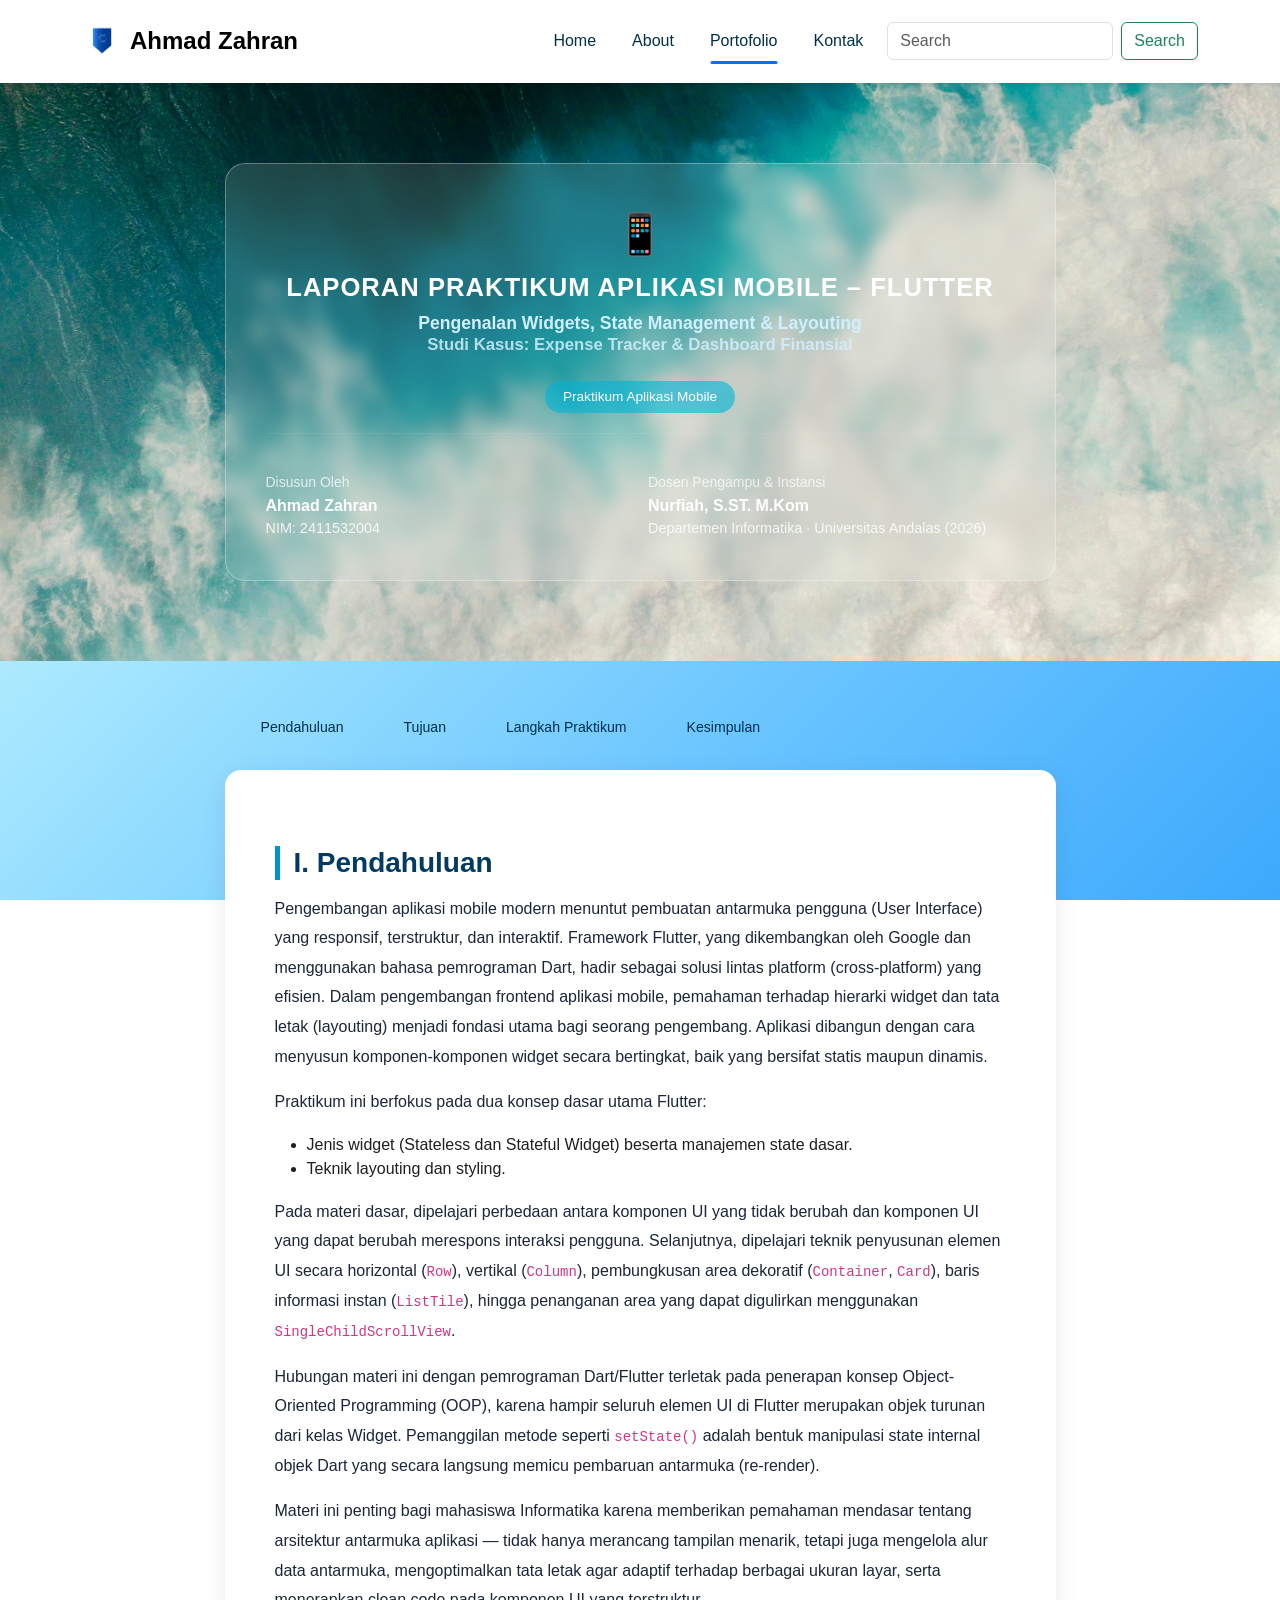
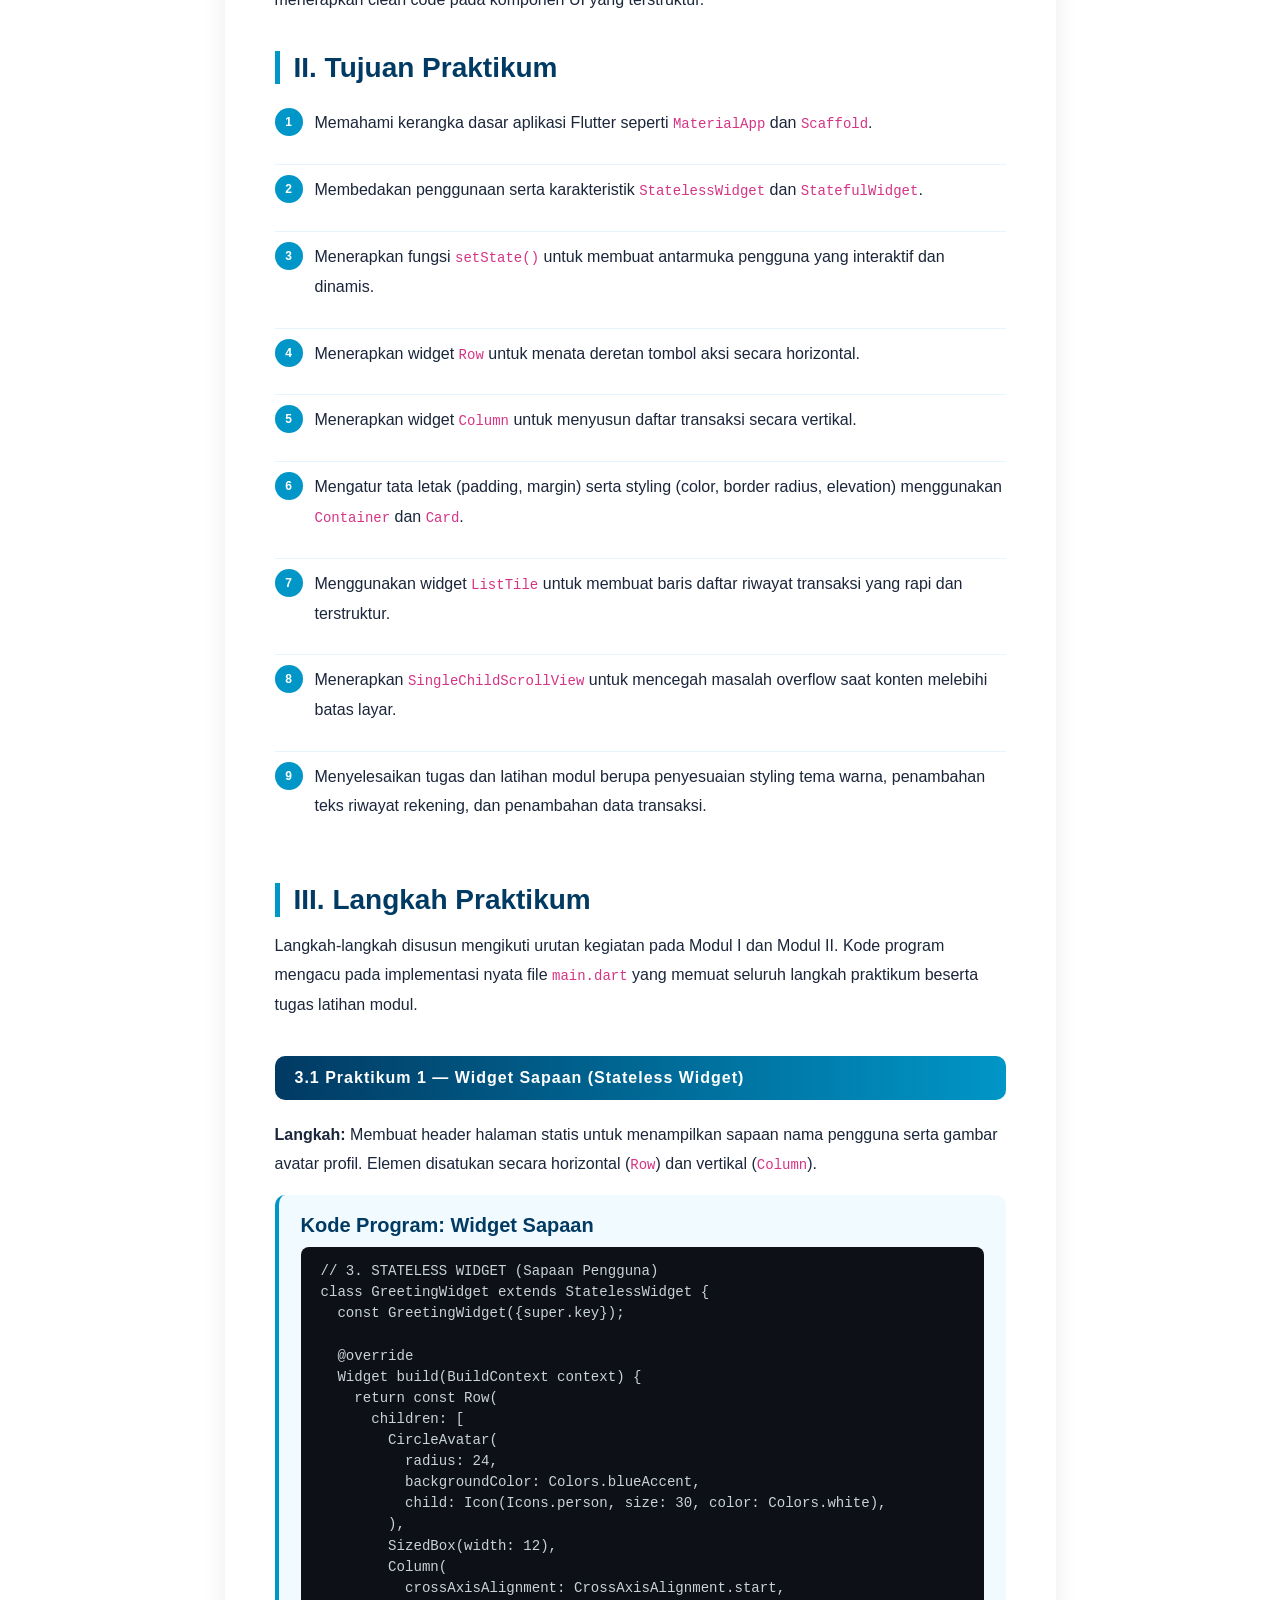
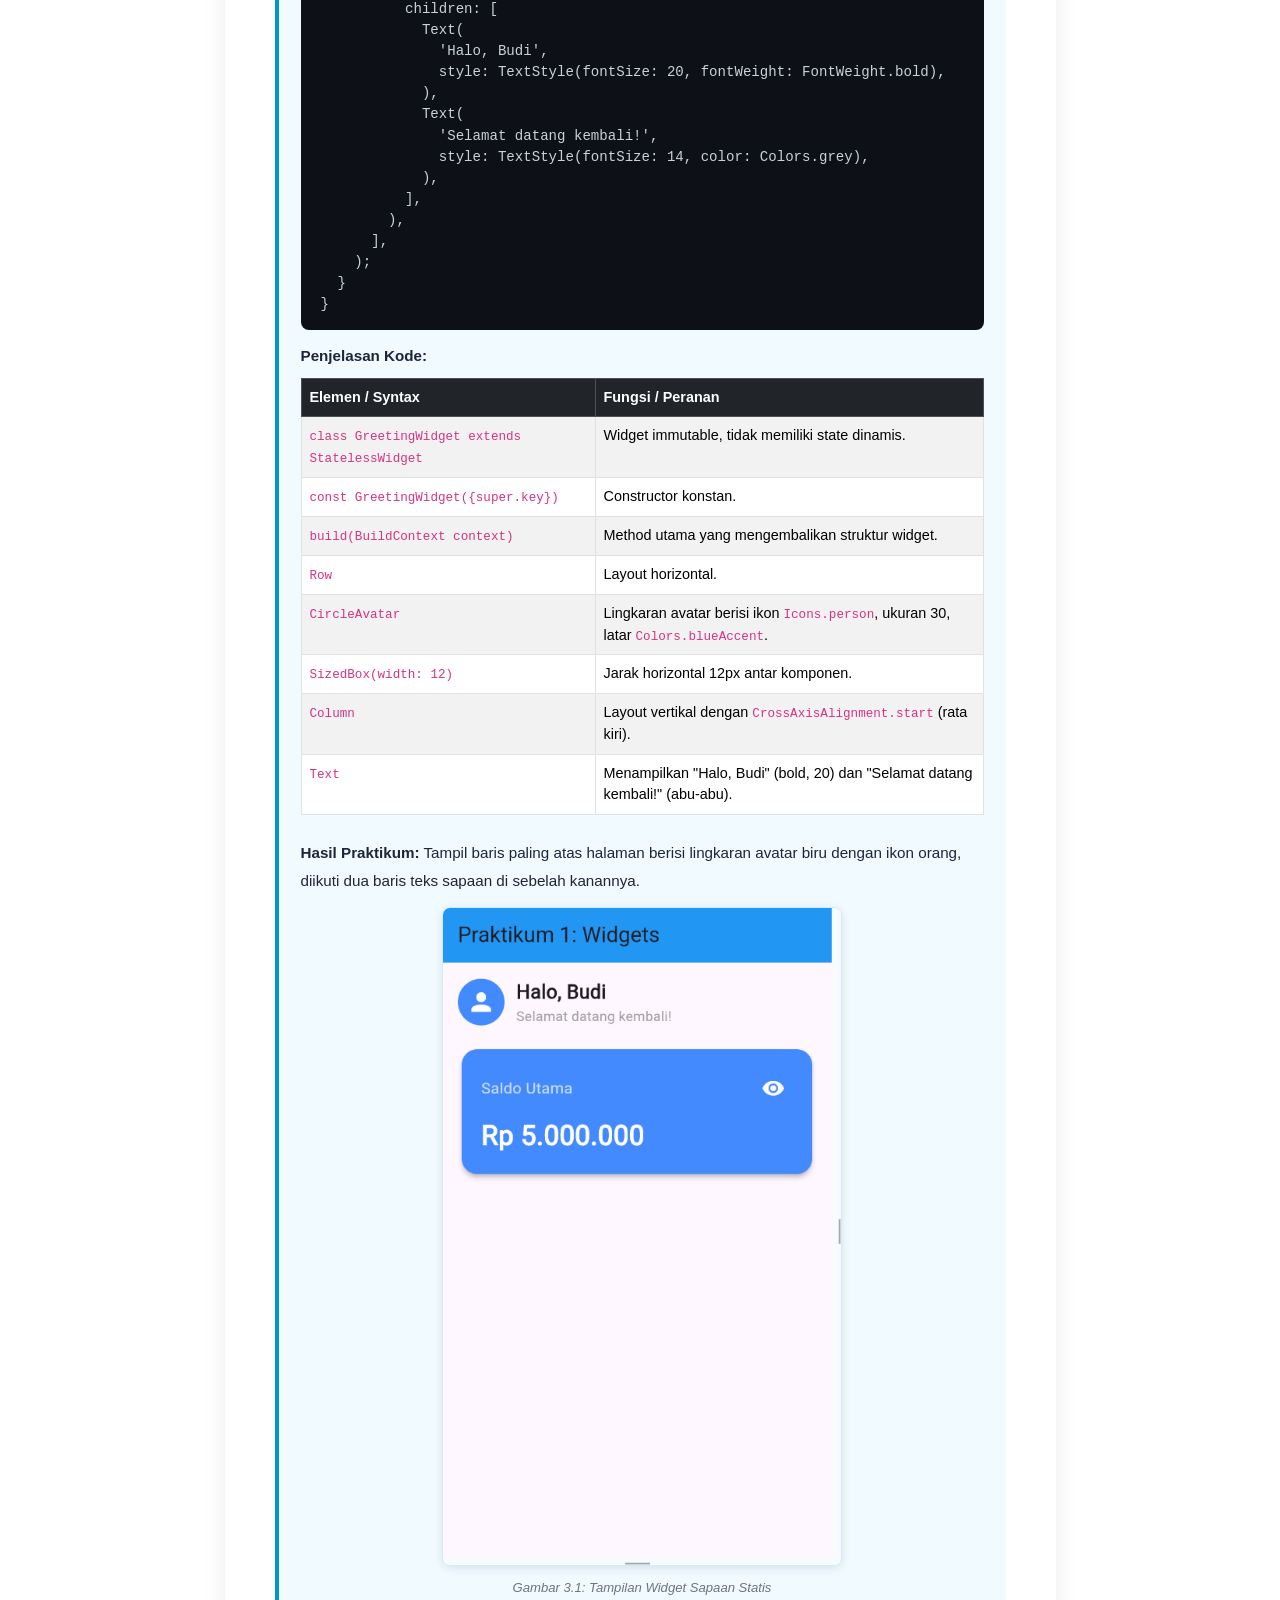
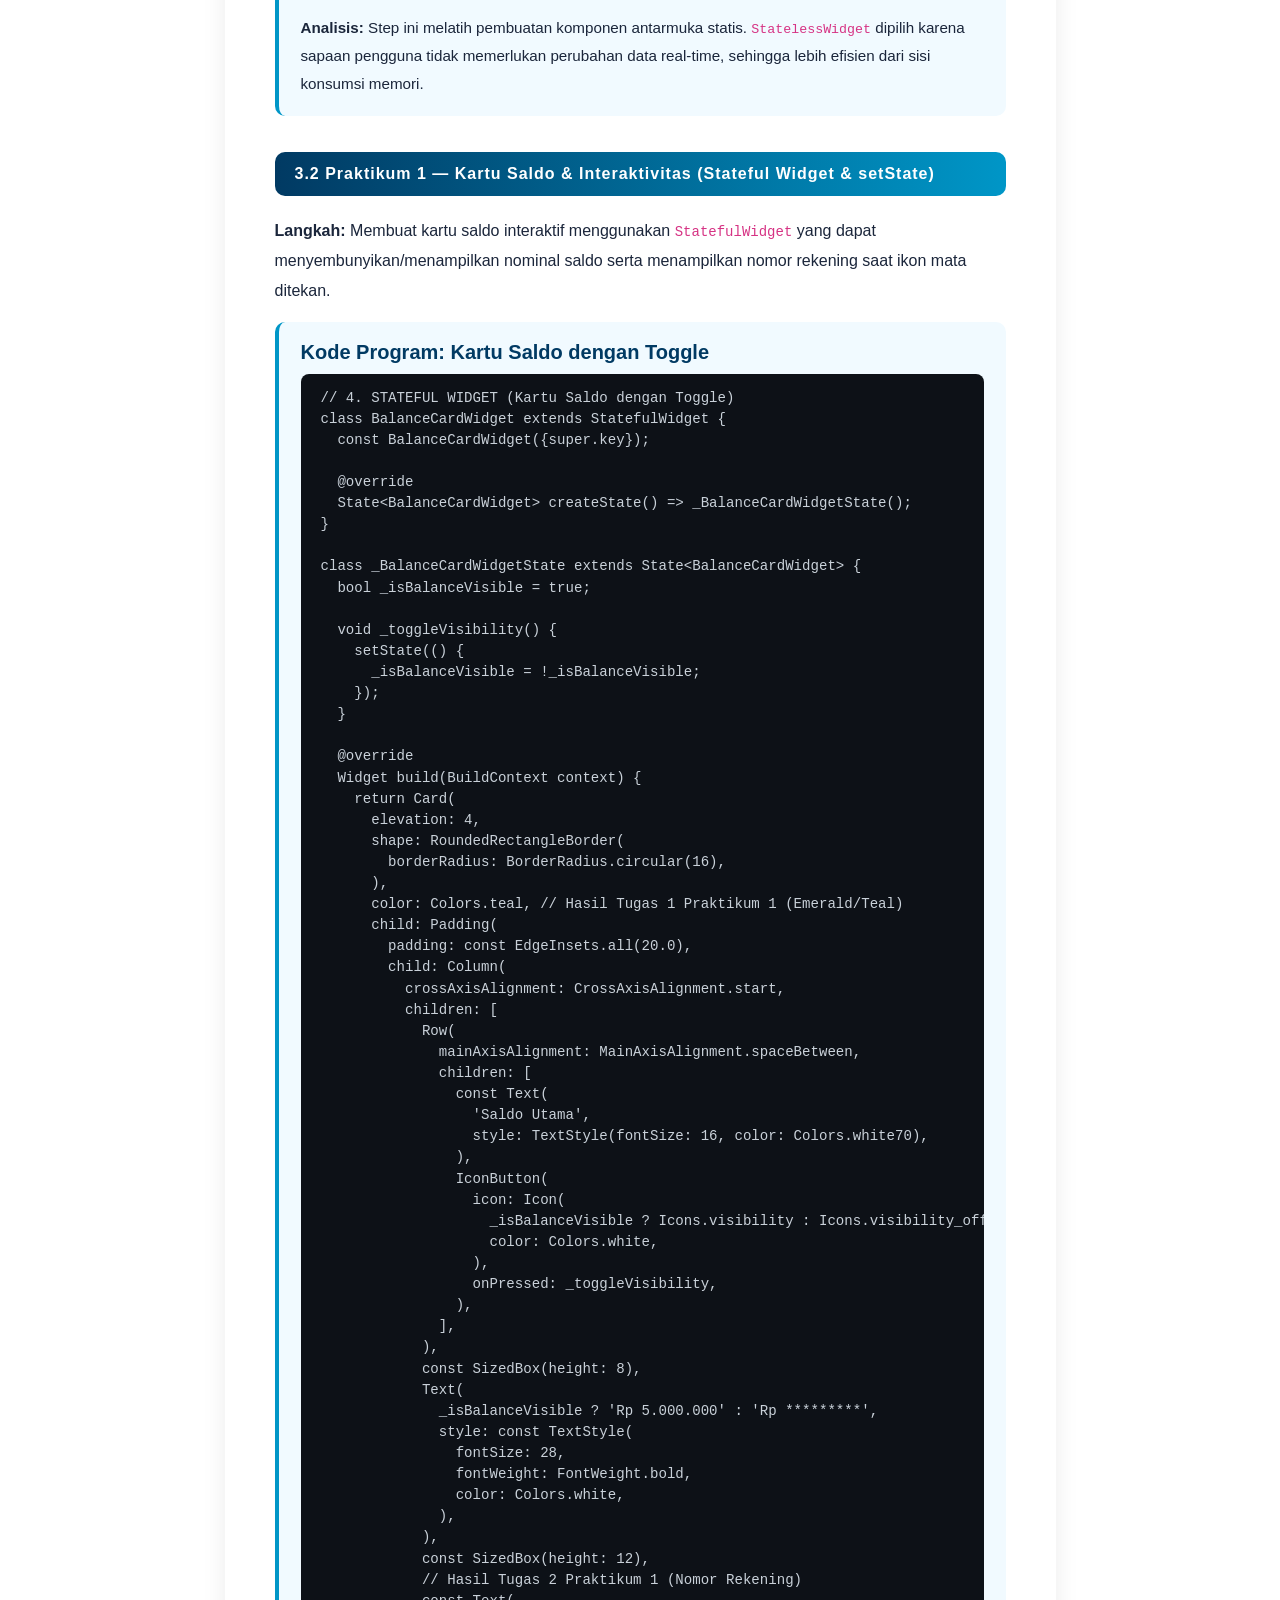
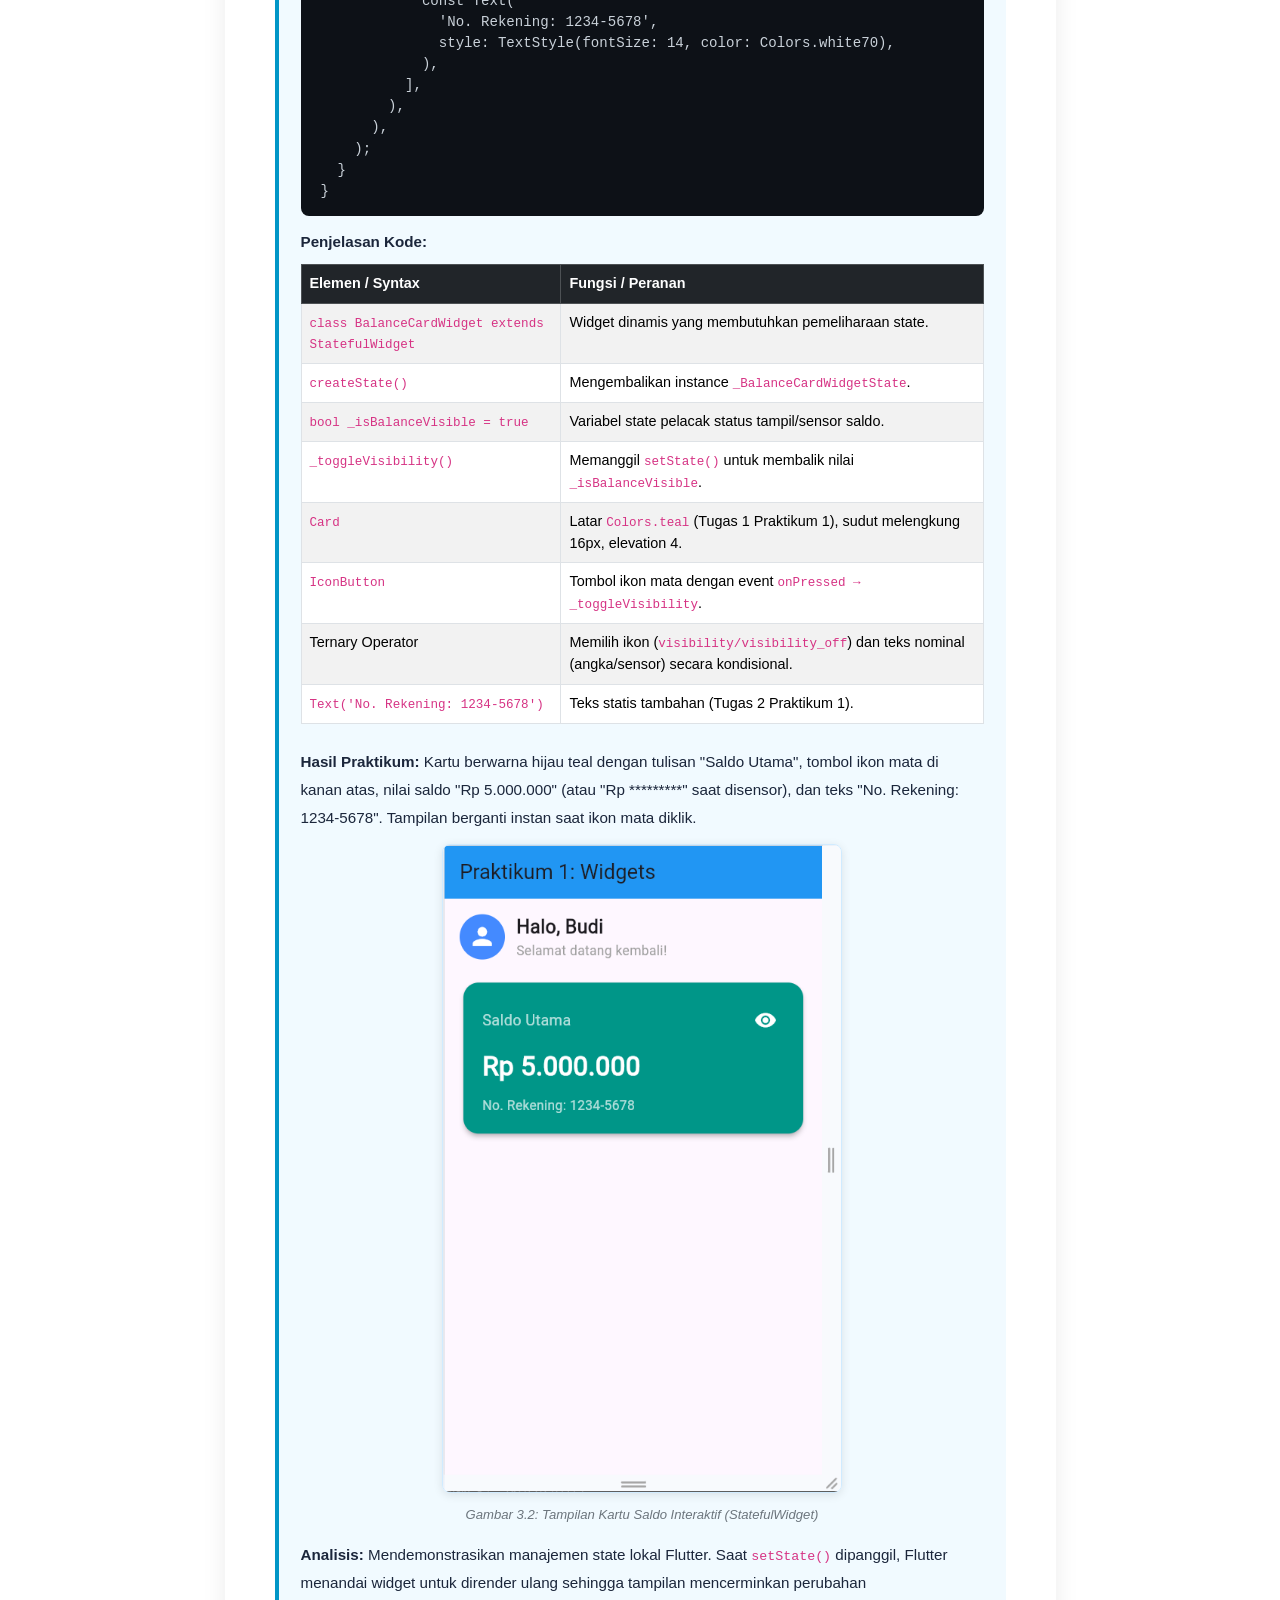
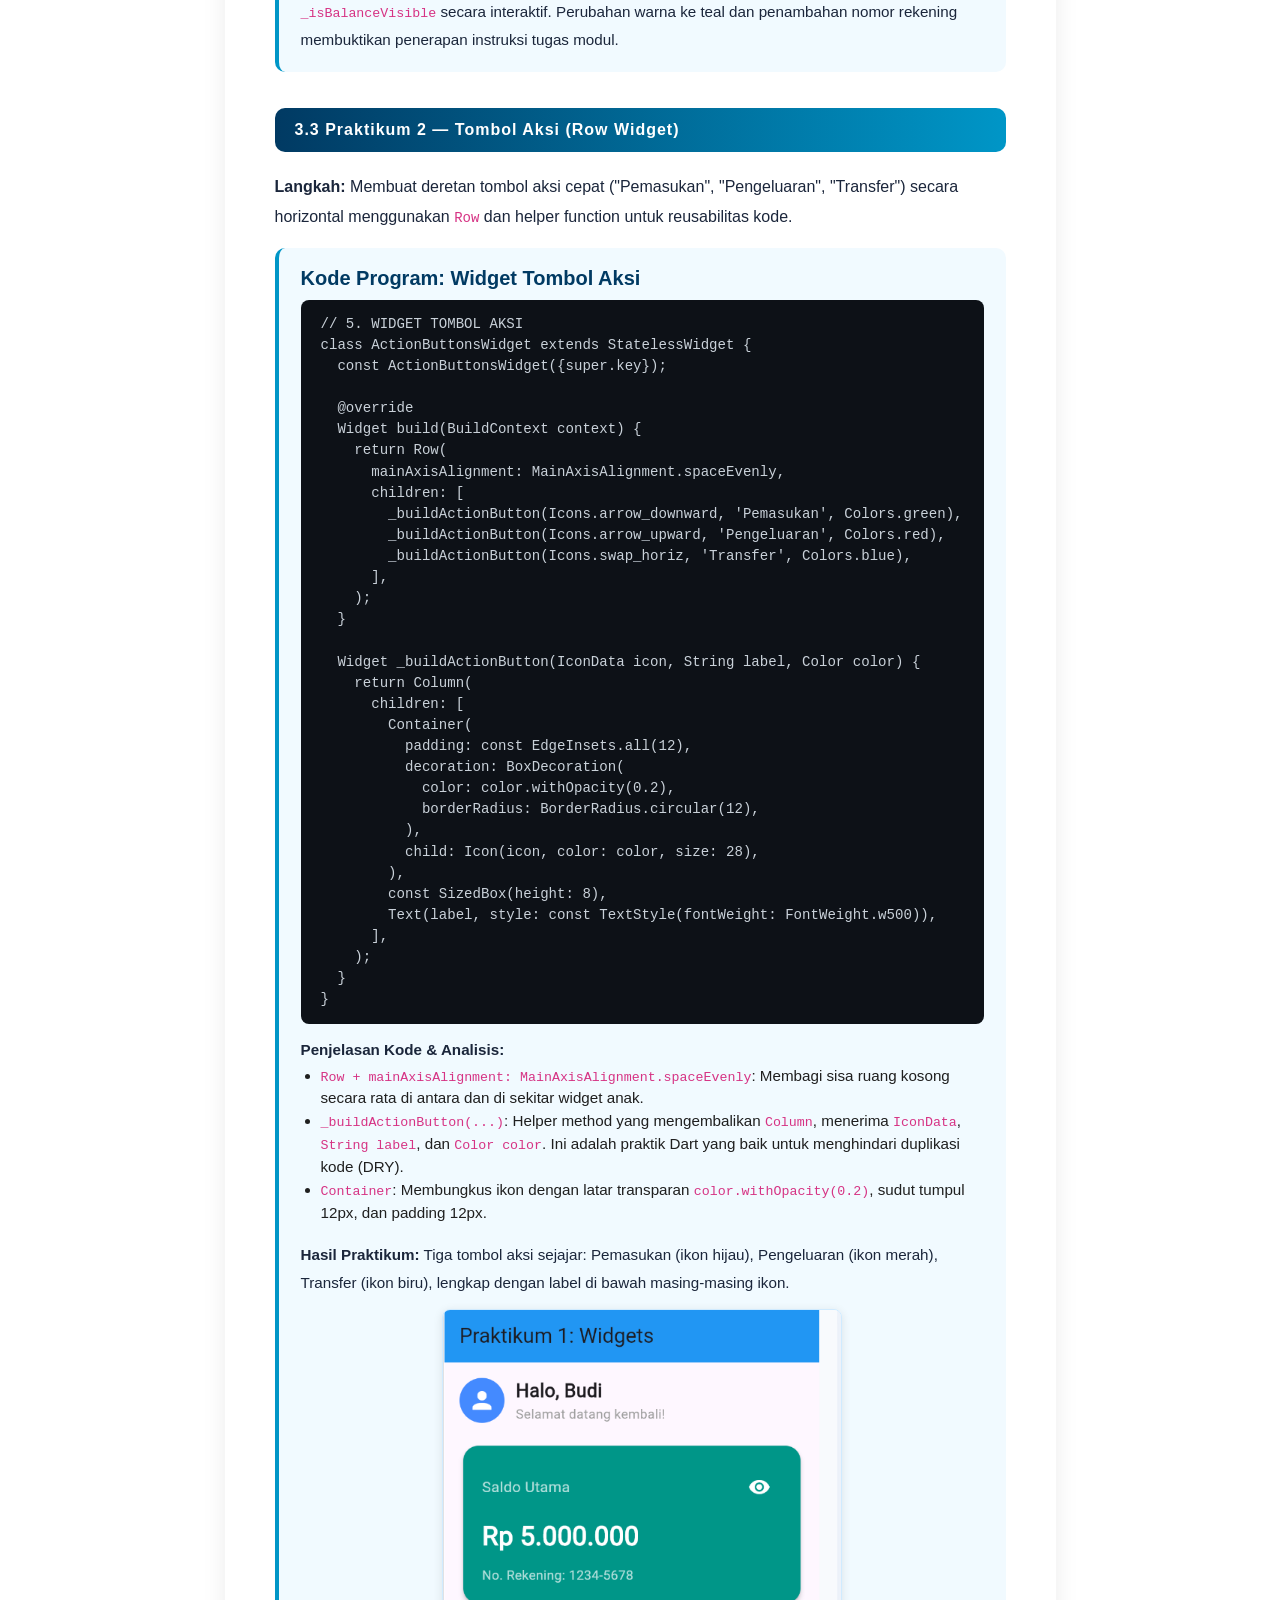
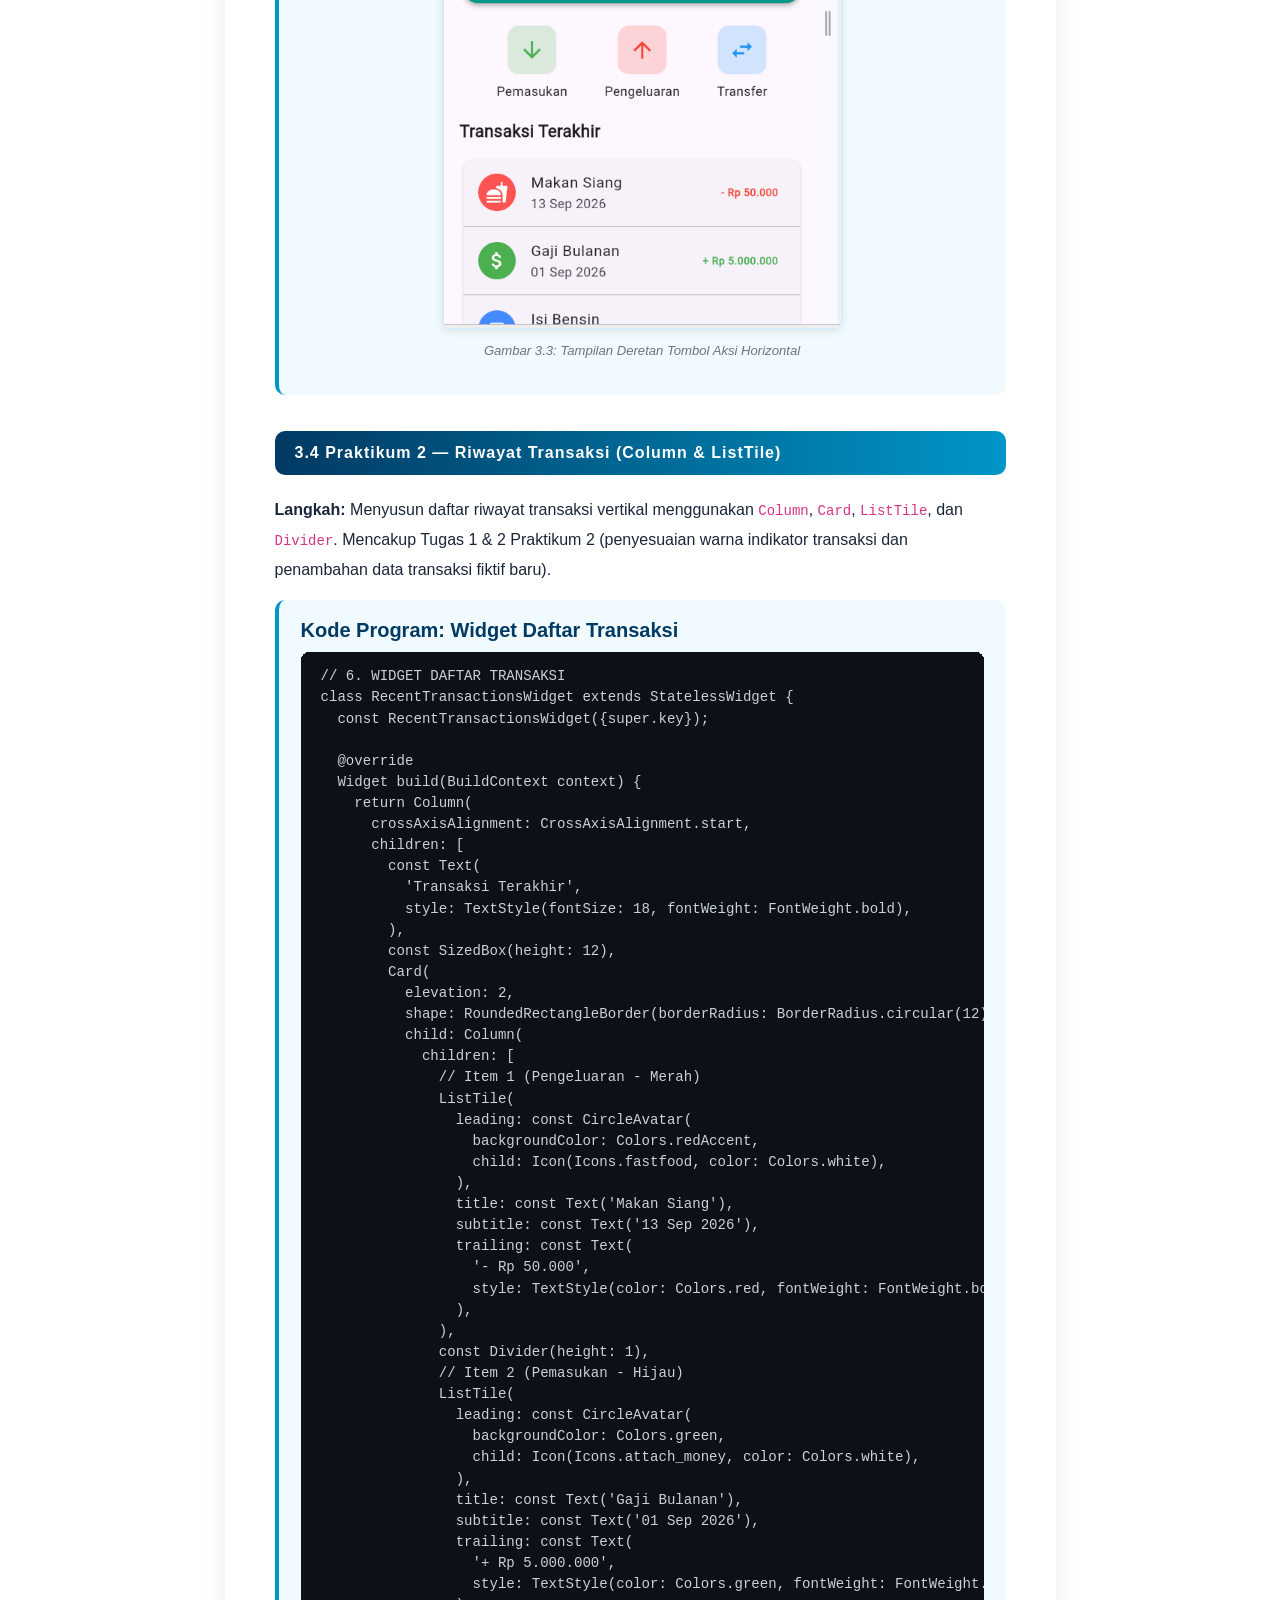
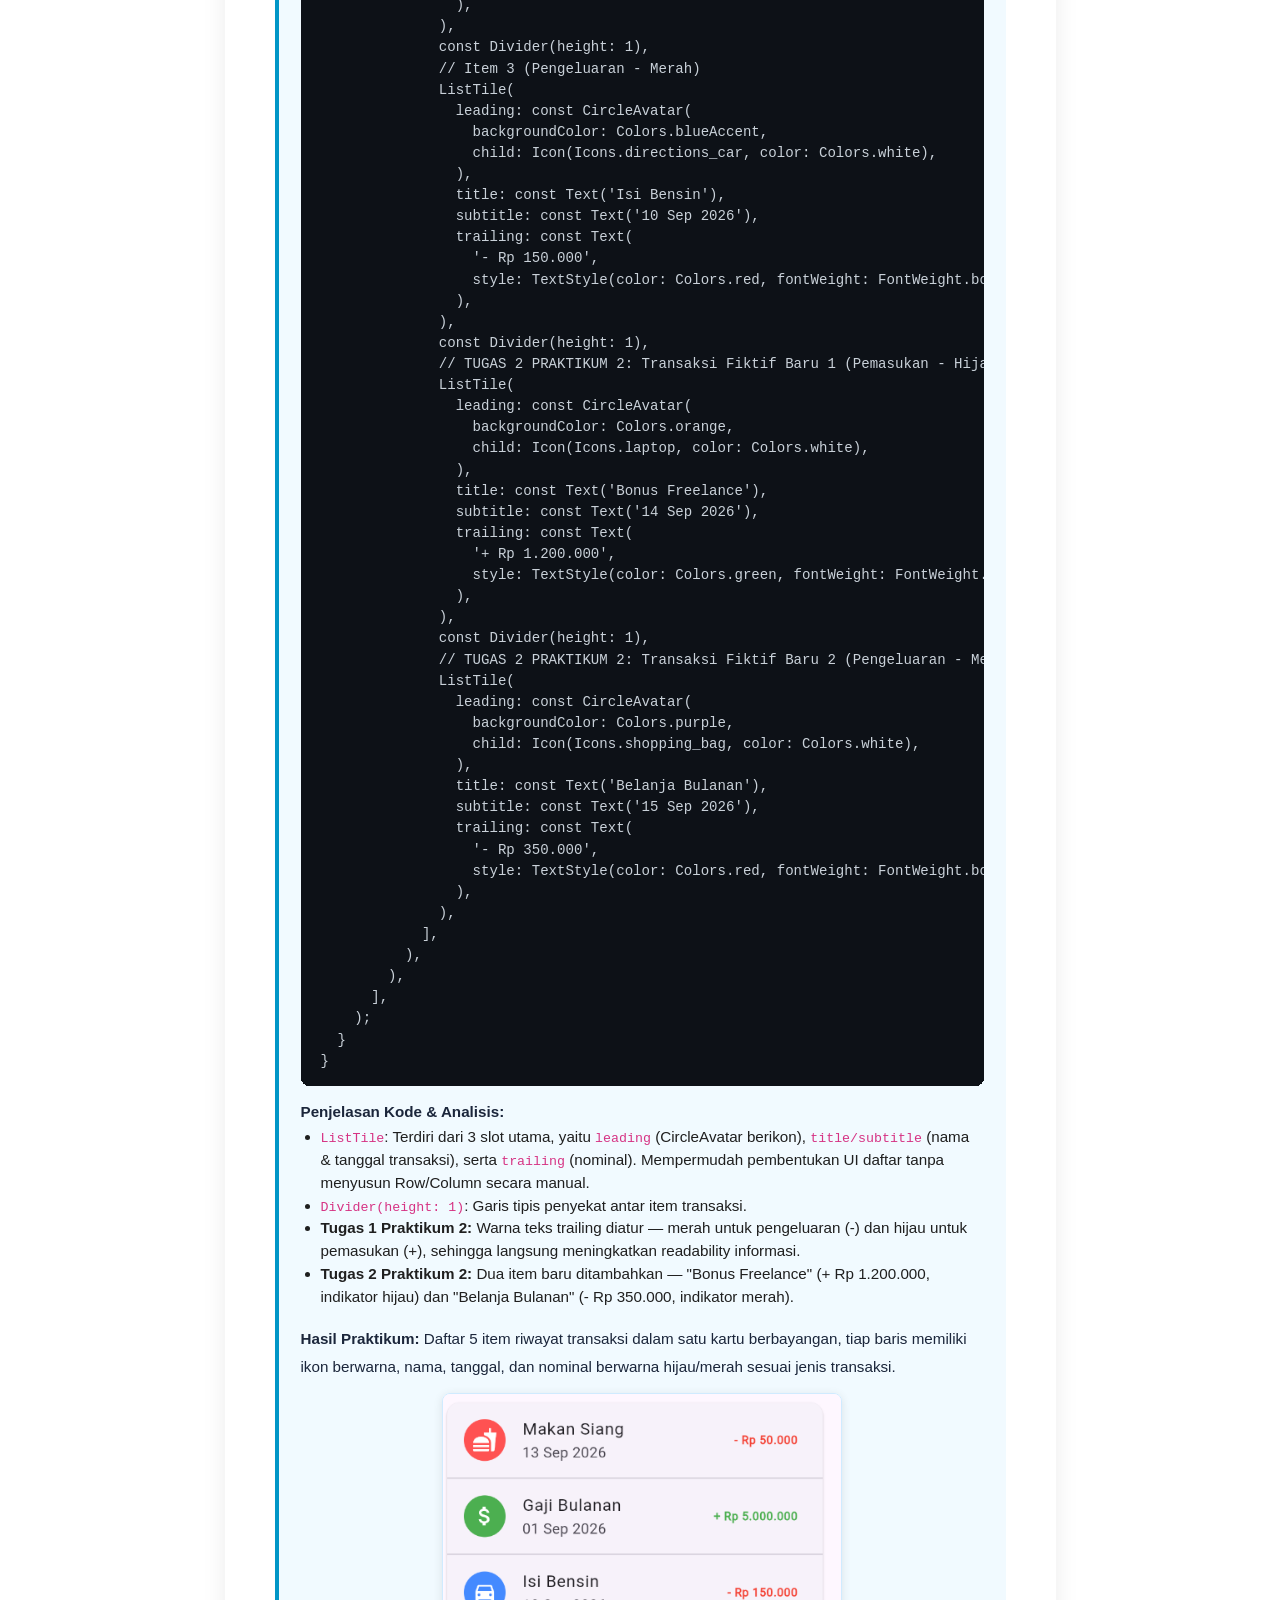
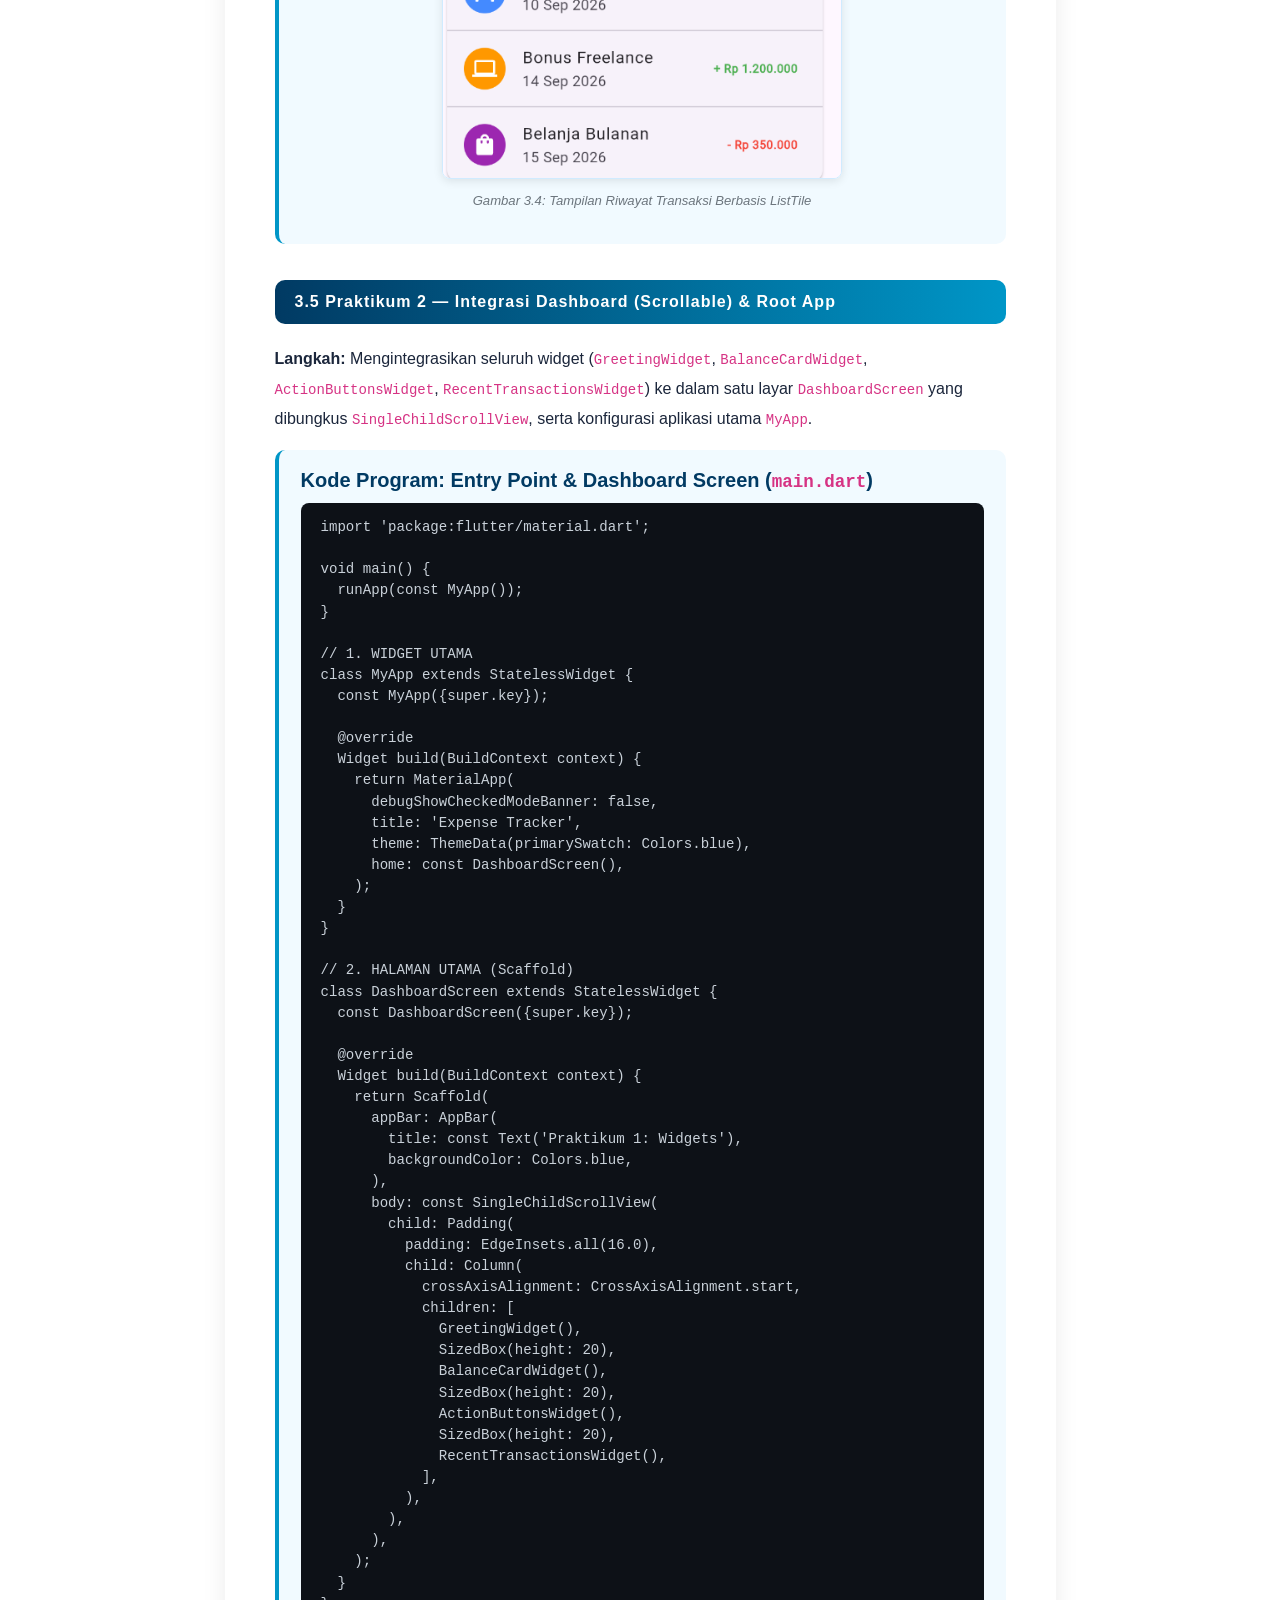
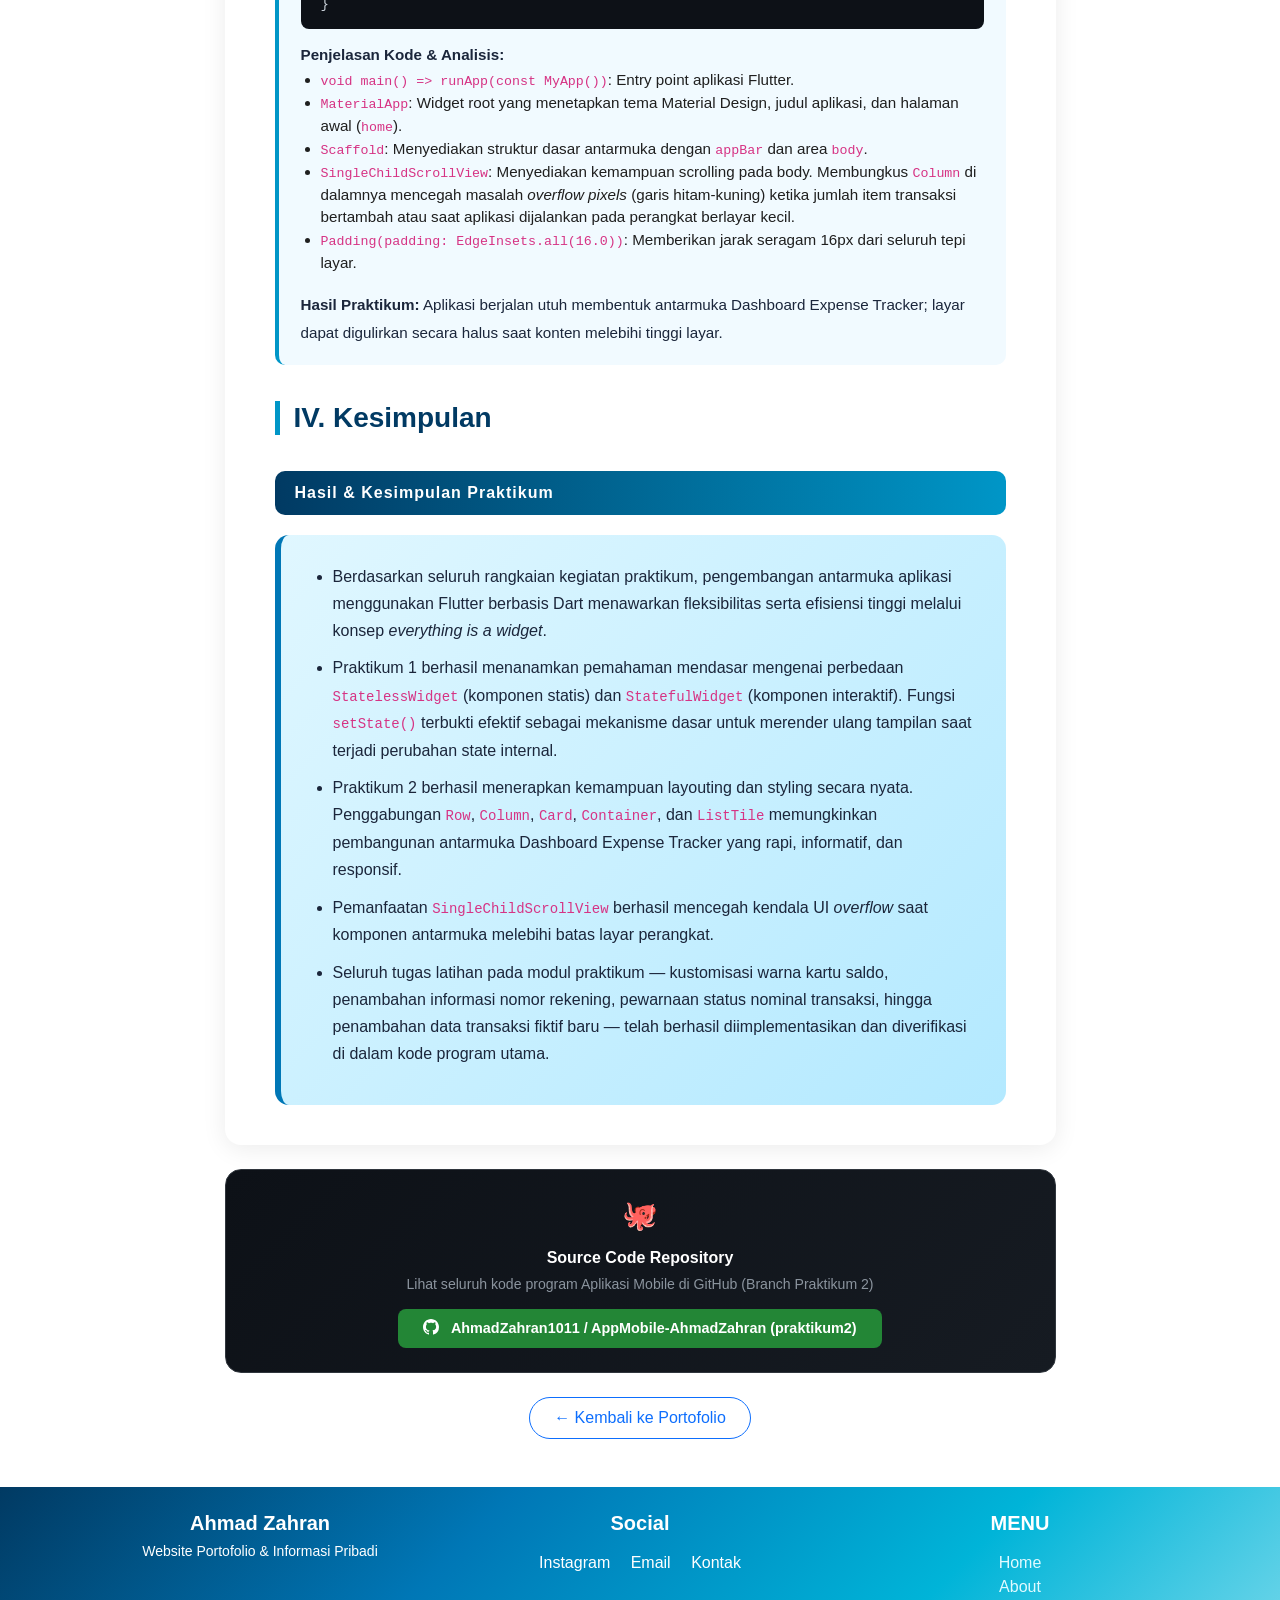
<file: laprak2_mobile.html>
<!DOCTYPE html>
<html lang="id">
<head>
  <meta charset="UTF-8">
  <meta name="viewport" content="width=device-width, initial-scale=1.0">
  <title>Laporan Praktikum Aplikasi Mobile - Ahmad Zahran</title>
  <link href="https://cdn.jsdelivr.net/npm/bootstrap@5.3.0/dist/css/bootstrap.min.css" rel="stylesheet">
  <link href="custom.css" rel="stylesheet">
  <style>
    .laporan-hero {
      background-image: url("images/background.png");
      background-size: cover;
      background-position: center;
      background-repeat: no-repeat;
      padding-top: 80px;
      padding-bottom: 80px;
      color: #fff;
    }

    .laporan-cover {
      background: rgba(255,255,255,0.12);
      backdrop-filter: blur(8px);
      border: 1px solid rgba(255,255,255,0.3);
      border-radius: 20px;
      padding: 40px;
      text-align: center;
      color: #fff;
    }

    .laporan-cover h1 {
      font-size: 1.6rem;
      font-weight: 700;
      letter-spacing: 1px;
      text-transform: uppercase;
    }

    .laporan-cover h2 {
      font-size: 1.1rem;
      font-weight: 600;
      margin-top: 10px;
      color: #d0f0ff;
    }

    .badge-info {
      background: rgba(0,180,216,0.6);
      border-radius: 30px;
      padding: 6px 18px;
      font-size: 0.85rem;
      display: inline-block;
      margin-top: 10px;
    }

    .report-body {
      background: #fff;
      border-radius: 16px;
      box-shadow: 0 4px 24px rgba(0,0,0,0.08);
      padding: 40px 50px;
    }

    .report-body h3 {
      color: #013a63;
      font-weight: 700;
      border-left: 5px solid #0096c7;
      padding-left: 14px;
      margin-top: 36px;
      margin-bottom: 14px;
    }

    .report-body h4 {
      color: #0077b6;
      font-weight: 600;
      margin-top: 28px;
      margin-bottom: 10px;
    }

    .report-body p {
      color: #1b263b;
      line-height: 1.85;
      font-size: 1rem;
    }

    .step-card {
      background: #f1faff;
      border-left: 4px solid #0096c7;
      border-radius: 10px;
      padding: 18px 22px;
      margin-bottom: 16px;
    }

    .step-card h5 {
      color: #013a63;
      font-weight: 700;
      margin-bottom: 8px;
    }

    .step-card p { margin: 0; font-size: 0.95rem; }

    .code-block {
      background: #0d1117;
      color: #c9d1d9;
      border-radius: 8px;
      padding: 14px 20px;
      font-family: 'Courier New', monospace;
      font-size: 0.88rem;
      margin: 10px 0 12px;
      overflow-x: auto;
      white-space: pre;
    }

    .tujuan-item {
      display: flex;
      align-items: flex-start;
      gap: 12px;
      padding: 10px 0;
      border-bottom: 1px solid #e7f5ff;
    }

    .tujuan-item:last-child { border-bottom: none; }

    .tujuan-icon {
      background: #0096c7;
      color: #fff;
      border-radius: 50%;
      width: 28px;
      height: 28px;
      min-width: 28px;
      display: flex;
      align-items: center;
      justify-content: center;
      font-size: 0.75rem;
      font-weight: 700;
    }

    .bab-divider {
      background: linear-gradient(90deg, #013a63, #0096c7);
      color: #fff;
      border-radius: 10px;
      padding: 10px 20px;
      font-weight: 700;
      font-size: 1rem;
      margin: 36px 0 20px;
      letter-spacing: 1px;
    }

    .sub-divider {
      background: linear-gradient(90deg, #0077b6, #90e0ef);
      color: #fff;
      border-radius: 8px;
      padding: 8px 18px;
      font-weight: 700;
      font-size: 0.9rem;
      margin: 24px 0 14px;
    }

    .kesimpulan-box {
      background: linear-gradient(135deg, #e0f7ff, #b3e9ff);
      border-radius: 14px;
      padding: 28px 32px;
      border-left: 6px solid #0077b6;
      margin-top: 20px;
    }

    .kesimpulan-box li {
      margin-bottom: 10px;
      line-height: 1.7;
      color: #1b263b;
    }

    .laporan-nav-pills .nav-link {
      color: #013a63;
      border-radius: 30px;
      font-weight: 500;
      padding: 8px 16px;
      font-size: 0.88rem;
    }

    .laporan-nav-pills .nav-link.active {
      background: #0096c7;
      color: #fff;
    }

    .step-img {
      width: 100%;
      max-width: 400px;
      display: block;
      margin: 12px auto;
      border-radius: 8px;
      border: 1px solid #d0ebff;
      box-shadow: 0 2px 10px rgba(0,0,0,0.1);
    }

    .step-img-caption {
      text-align: center;
      font-size: 0.82rem;
      color: #6c757d;
      margin-top: 6px;
      margin-bottom: 12px;
      font-style: italic;
    }

    .img-grid-2 {
      display: grid;
      grid-template-columns: 1fr 1fr;
      gap: 12px;
      margin-top: 12px;
    }

    .img-grid-2 figure { margin: 0; }

    @media (max-width: 768px) {
      .report-body { padding: 24px 20px; }
      .img-grid-2 { grid-template-columns: 1fr; }
    }
  </style>
</head>

<body>

<!-- ========== NAVBAR ========== -->
<nav class="navbar navbar-expand-lg navbar-light bg-white py-3 sticky-top shadow-sm">
  <div class="container">
    <a class="navbar-brand d-flex align-items-center fw-bold fs-4" href="index.html">
      <img src="images/logo.png" alt="Logo"
           style="height: 40px; width: 40px; object-fit: cover;" class="me-2">
      Ahmad Zahran
    </a>
    <button class="navbar-toggler" type="button" data-bs-toggle="collapse" data-bs-target="#navbarNav">
      <span class="navbar-toggler-icon"></span>
    </button>
    <div class="collapse navbar-collapse" id="navbarNav">
      <ul class="navbar-nav ms-auto mb-2 mb-lg-0">
        <li class="nav-item"><a class="nav-link" href="index.html">Home</a></li>
        <li class="nav-item"><a class="nav-link" href="about.html">About</a></li>
        <li class="nav-item"><a class="nav-link active" href="portofolio.html">Portofolio</a></li>
        <li class="nav-item"><a class="nav-link" href="kontak.html">Kontak</a></li>
      </ul>
      <form class="d-flex ms-3">
        <input class="form-control me-2" type="search" placeholder="Search">
        <button class="btn btn-outline-success" type="submit">Search</button>
      </form>
    </div>
  </div>
</nav>

<!-- ========== HERO COVER ========== -->
<div class="laporan-hero">
  <div class="container">
    <div class="row justify-content-center">
      <div class="col-md-9">
        <div class="laporan-cover">
          <div style="font-size:2.5rem; margin-bottom:8px;">📱</div>
          <h1>Laporan Praktikum Aplikasi Mobile – Flutter</h1>
          <h2>Pengenalan Widgets, State Management &amp; Layouting<br>
            <span style="opacity:0.85; font-size:0.95em;">Studi Kasus: Expense Tracker &amp; Dashboard Finansial</span>
          </h2>
          <div class="mt-3">
            <span class="badge-info">Praktikum Aplikasi Mobile</span>
          </div>
          <hr style="border-color:rgba(255,255,255,0.3); margin:20px 0;">
          <div class="row text-start g-3 mt-1">
            <div class="col-sm-6">
              <small style="opacity:0.75">Disusun Oleh</small>
              <div class="fw-bold">Ahmad Zahran</div>
              <div style="opacity:0.85; font-size:0.9rem;">NIM: 2411532004</div>
            </div>
            <div class="col-sm-6">
              <small style="opacity:0.75">Dosen Pengampu &amp; Instansi</small>
              <div class="fw-bold">Nurfiah, S.ST. M.Kom</div>
              <div style="opacity:0.85; font-size:0.9rem;">Departemen Informatika · Universitas Andalas (2026)</div>
            </div>
          </div>
        </div>
      </div>
    </div>
  </div>
</div>

<!-- ========== KONTEN LAPORAN ========== -->
<section class="py-5">
  <div class="container">
    <div class="row justify-content-center">
      <div class="col-lg-9">

        <!-- Nav Pills -->
        <ul class="nav laporan-nav-pills mb-4 gap-2 flex-wrap">
          <li class="nav-item"><a class="nav-link active" href="#pendahuluan">Pendahuluan</a></li>
          <li class="nav-item"><a class="nav-link" href="#tujuan">Tujuan</a></li>
          <li class="nav-item"><a class="nav-link" href="#langkah">Langkah Praktikum</a></li>
          <li class="nav-item"><a class="nav-link" href="#kesimpulan">Kesimpulan</a></li>
        </ul>

        <div class="report-body">

          <!-- ===== PENDAHULUAN ===== -->
          <div id="pendahuluan">
            <h3>I. Pendahuluan</h3>
            <p>
              Pengembangan aplikasi mobile modern menuntut pembuatan antarmuka pengguna (User Interface) yang responsif, terstruktur, dan interaktif. Framework Flutter, yang dikembangkan oleh Google dan menggunakan bahasa pemrograman Dart, hadir sebagai solusi lintas platform (cross-platform) yang efisien. Dalam pengembangan frontend aplikasi mobile, pemahaman terhadap hierarki widget dan tata letak (layouting) menjadi fondasi utama bagi seorang pengembang. Aplikasi dibangun dengan cara menyusun komponen-komponen widget secara bertingkat, baik yang bersifat statis maupun dinamis.
            </p>
            <p>
              Praktikum ini berfokus pada dua konsep dasar utama Flutter:
            </p>
            <ul>
              <li>Jenis widget (Stateless dan Stateful Widget) beserta manajemen state dasar.</li>
              <li>Teknik layouting dan styling.</li>
            </ul>
            <p>
              Pada materi dasar, dipelajari perbedaan antara komponen UI yang tidak berubah dan komponen UI yang dapat berubah merespons interaksi pengguna. Selanjutnya, dipelajari teknik penyusunan elemen UI secara horizontal (<code>Row</code>), vertikal (<code>Column</code>), pembungkusan area dekoratif (<code>Container</code>, <code>Card</code>), baris informasi instan (<code>ListTile</code>), hingga penanganan area yang dapat digulirkan menggunakan <code>SingleChildScrollView</code>.
            </p>
            <p>
              Hubungan materi ini dengan pemrograman Dart/Flutter terletak pada penerapan konsep Object-Oriented Programming (OOP), karena hampir seluruh elemen UI di Flutter merupakan objek turunan dari kelas Widget. Pemanggilan metode seperti <code>setState()</code> adalah bentuk manipulasi state internal objek Dart yang secara langsung memicu pembaruan antarmuka (re-render).
            </p>
            <p>
              Materi ini penting bagi mahasiswa Informatika karena memberikan pemahaman mendasar tentang arsitektur antarmuka aplikasi — tidak hanya merancang tampilan menarik, tetapi juga mengelola alur data antarmuka, mengoptimalkan tata letak agar adaptif terhadap berbagai ukuran layar, serta menerapkan clean code pada komponen UI yang terstruktur.
            </p>
          </div>

          <!-- ===== TUJUAN ===== -->
          <div id="tujuan">
            <h3>II. Tujuan Praktikum</h3>
            <div>
              <div class="tujuan-item">
                <div class="tujuan-icon">1</div>
                <p>Memahami kerangka dasar aplikasi Flutter seperti <code>MaterialApp</code> dan <code>Scaffold</code>.</p>
              </div>
              <div class="tujuan-item">
                <div class="tujuan-icon">2</div>
                <p>Membedakan penggunaan serta karakteristik <code>StatelessWidget</code> dan <code>StatefulWidget</code>.</p>
              </div>
              <div class="tujuan-item">
                <div class="tujuan-icon">3</div>
                <p>Menerapkan fungsi <code>setState()</code> untuk membuat antarmuka pengguna yang interaktif dan dinamis.</p>
              </div>
              <div class="tujuan-item">
                <div class="tujuan-icon">4</div>
                <p>Menerapkan widget <code>Row</code> untuk menata deretan tombol aksi secara horizontal.</p>
              </div>
              <div class="tujuan-item">
                <div class="tujuan-icon">5</div>
                <p>Menerapkan widget <code>Column</code> untuk menyusun daftar transaksi secara vertikal.</p>
              </div>
              <div class="tujuan-item">
                <div class="tujuan-icon">6</div>
                <p>Mengatur tata letak (padding, margin) serta styling (color, border radius, elevation) menggunakan <code>Container</code> dan <code>Card</code>.</p>
              </div>
              <div class="tujuan-item">
                <div class="tujuan-icon">7</div>
                <p>Menggunakan widget <code>ListTile</code> untuk membuat baris daftar riwayat transaksi yang rapi dan terstruktur.</p>
              </div>
              <div class="tujuan-item">
                <div class="tujuan-icon">8</div>
                <p>Menerapkan <code>SingleChildScrollView</code> untuk mencegah masalah overflow saat konten melebihi batas layar.</p>
              </div>
              <div class="tujuan-item">
                <div class="tujuan-icon">9</div>
                <p>Menyelesaikan tugas dan latihan modul berupa penyesuaian styling tema warna, penambahan teks riwayat rekening, dan penambahan data transaksi.</p>
              </div>
            </div>
          </div>

          <!-- ===== LANGKAH PRAKTIKUM ===== -->
          <div id="langkah">
            <h3>III. Langkah Praktikum</h3>
            <p>
              Langkah-langkah disusun mengikuti urutan kegiatan pada Modul I dan Modul II. Kode program mengacu pada implementasi nyata file <code>main.dart</code> yang memuat seluruh langkah praktikum beserta tugas latihan modul.
            </p>

            <!-- Langkah 3.1 -->
            <div class="bab-divider">3.1 Praktikum 1 — Widget Sapaan (Stateless Widget)</div>
            <p>
              <strong>Langkah:</strong> Membuat header halaman statis untuk menampilkan sapaan nama pengguna serta gambar avatar profil. Elemen disatukan secara horizontal (<code>Row</code>) dan vertikal (<code>Column</code>).
            </p>

            <div class="step-card">
              <h5>Kode Program: Widget Sapaan</h5>
              <div class="code-block">// 3. STATELESS WIDGET (Sapaan Pengguna)
class GreetingWidget extends StatelessWidget {
  const GreetingWidget({super.key});

  @override
  Widget build(BuildContext context) {
    return const Row(
      children: [
        CircleAvatar(
          radius: 24,
          backgroundColor: Colors.blueAccent,
          child: Icon(Icons.person, size: 30, color: Colors.white),
        ),
        SizedBox(width: 12),
        Column(
          crossAxisAlignment: CrossAxisAlignment.start,
          children: [
            Text(
              'Halo, Budi',
              style: TextStyle(fontSize: 20, fontWeight: FontWeight.bold),
            ),
            Text(
              'Selamat datang kembali!',
              style: TextStyle(fontSize: 14, color: Colors.grey),
            ),
          ],
        ),
      ],
    );
  }
}</div>
              <p><strong>Penjelasan Kode:</strong></p>
              <div class="table-responsive my-2">
                <table class="table table-bordered table-striped text-start" style="font-size:0.9rem;">
                  <thead class="table-dark">
                    <tr>
                      <th>Elemen / Syntax</th>
                      <th>Fungsi / Peranan</th>
                    </tr>
                  </thead>
                  <tbody>
                    <tr>
                      <td><code>class GreetingWidget extends StatelessWidget</code></td>
                      <td>Widget immutable, tidak memiliki state dinamis.</td>
                    </tr>
                    <tr>
                      <td><code>const GreetingWidget({super.key})</code></td>
                      <td>Constructor konstan.</td>
                    </tr>
                    <tr>
                      <td><code>build(BuildContext context)</code></td>
                      <td>Method utama yang mengembalikan struktur widget.</td>
                    </tr>
                    <tr>
                      <td><code>Row</code></td>
                      <td>Layout horizontal.</td>
                    </tr>
                    <tr>
                      <td><code>CircleAvatar</code></td>
                      <td>Lingkaran avatar berisi ikon <code>Icons.person</code>, ukuran 30, latar <code>Colors.blueAccent</code>.</td>
                    </tr>
                    <tr>
                      <td><code>SizedBox(width: 12)</code></td>
                      <td>Jarak horizontal 12px antar komponen.</td>
                    </tr>
                    <tr>
                      <td><code>Column</code></td>
                      <td>Layout vertikal dengan <code>CrossAxisAlignment.start</code> (rata kiri).</td>
                    </tr>
                    <tr>
                      <td><code>Text</code></td>
                      <td>Menampilkan "Halo, Budi" (bold, 20) dan "Selamat datang kembali!" (abu-abu).</td>
                    </tr>
                  </tbody>
                </table>
              </div>
              <p style="margin-top:8px;"><strong>Hasil Praktikum:</strong> Tampil baris paling atas halaman berisi lingkaran avatar biru dengan ikon orang, diikuti dua baris teks sapaan di sebelah kanannya.</p>
              <figure>
                <img src="images/praktikum1_sapaan.png" alt="Hasil Praktikum 1 - Widget Sapaan" class="step-img">
                <figcaption class="step-img-caption">Gambar 3.1: Tampilan Widget Sapaan Statis</figcaption>
              </figure>
              <p style="margin-top:8px;"><strong>Analisis:</strong> Step ini melatih pembuatan komponen antarmuka statis. <code>StatelessWidget</code> dipilih karena sapaan pengguna tidak memerlukan perubahan data real-time, sehingga lebih efisien dari sisi konsumsi memori.</p>
            </div>

            <!-- Langkah 3.2 -->
            <div class="bab-divider">3.2 Praktikum 1 — Kartu Saldo &amp; Interaktivitas (Stateful Widget &amp; setState)</div>
            <p>
              <strong>Langkah:</strong> Membuat kartu saldo interaktif menggunakan <code>StatefulWidget</code> yang dapat menyembunyikan/menampilkan nominal saldo serta menampilkan nomor rekening saat ikon mata ditekan.
            </p>

            <div class="step-card">
              <h5>Kode Program: Kartu Saldo dengan Toggle</h5>
              <div class="code-block">// 4. STATEFUL WIDGET (Kartu Saldo dengan Toggle)
class BalanceCardWidget extends StatefulWidget {
  const BalanceCardWidget({super.key});

  @override
  State&lt;BalanceCardWidget&gt; createState() =&gt; _BalanceCardWidgetState();
}

class _BalanceCardWidgetState extends State&lt;BalanceCardWidget&gt; {
  bool _isBalanceVisible = true;

  void _toggleVisibility() {
    setState(() {
      _isBalanceVisible = !_isBalanceVisible;
    });
  }

  @override
  Widget build(BuildContext context) {
    return Card(
      elevation: 4,
      shape: RoundedRectangleBorder(
        borderRadius: BorderRadius.circular(16),
      ),
      color: Colors.teal, // Hasil Tugas 1 Praktikum 1 (Emerald/Teal)
      child: Padding(
        padding: const EdgeInsets.all(20.0),
        child: Column(
          crossAxisAlignment: CrossAxisAlignment.start,
          children: [
            Row(
              mainAxisAlignment: MainAxisAlignment.spaceBetween,
              children: [
                const Text(
                  'Saldo Utama',
                  style: TextStyle(fontSize: 16, color: Colors.white70),
                ),
                IconButton(
                  icon: Icon(
                    _isBalanceVisible ? Icons.visibility : Icons.visibility_off,
                    color: Colors.white,
                  ),
                  onPressed: _toggleVisibility,
                ),
              ],
            ),
            const SizedBox(height: 8),
            Text(
              _isBalanceVisible ? 'Rp 5.000.000' : 'Rp *********',
              style: const TextStyle(
                fontSize: 28,
                fontWeight: FontWeight.bold,
                color: Colors.white,
              ),
            ),
            const SizedBox(height: 12),
            // Hasil Tugas 2 Praktikum 1 (Nomor Rekening)
            const Text(
              'No. Rekening: 1234-5678',
              style: TextStyle(fontSize: 14, color: Colors.white70),
            ),
          ],
        ),
      ),
    );
  }
}</div>
              <p><strong>Penjelasan Kode:</strong></p>
              <div class="table-responsive my-2">
                <table class="table table-bordered table-striped text-start" style="font-size:0.9rem;">
                  <thead class="table-dark">
                    <tr>
                      <th>Elemen / Syntax</th>
                      <th>Fungsi / Peranan</th>
                    </tr>
                  </thead>
                  <tbody>
                    <tr>
                      <td><code>class BalanceCardWidget extends StatefulWidget</code></td>
                      <td>Widget dinamis yang membutuhkan pemeliharaan state.</td>
                    </tr>
                    <tr>
                      <td><code>createState()</code></td>
                      <td>Mengembalikan instance <code>_BalanceCardWidgetState</code>.</td>
                    </tr>
                    <tr>
                      <td><code>bool _isBalanceVisible = true</code></td>
                      <td>Variabel state pelacak status tampil/sensor saldo.</td>
                    </tr>
                    <tr>
                      <td><code>_toggleVisibility()</code></td>
                      <td>Memanggil <code>setState()</code> untuk membalik nilai <code>_isBalanceVisible</code>.</td>
                    </tr>
                    <tr>
                      <td><code>Card</code></td>
                      <td>Latar <code>Colors.teal</code> (Tugas 1 Praktikum 1), sudut melengkung 16px, elevation 4.</td>
                    </tr>
                    <tr>
                      <td><code>IconButton</code></td>
                      <td>Tombol ikon mata dengan event <code>onPressed → _toggleVisibility</code>.</td>
                    </tr>
                    <tr>
                      <td>Ternary Operator</td>
                      <td>Memilih ikon (<code>visibility/visibility_off</code>) dan teks nominal (angka/sensor) secara kondisional.</td>
                    </tr>
                    <tr>
                      <td><code>Text('No. Rekening: 1234-5678')</code></td>
                      <td>Teks statis tambahan (Tugas 2 Praktikum 1).</td>
                    </tr>
                  </tbody>
                </table>
              </div>
              <p style="margin-top:8px;"><strong>Hasil Praktikum:</strong> Kartu berwarna hijau teal dengan tulisan "Saldo Utama", tombol ikon mata di kanan atas, nilai saldo "Rp 5.000.000" (atau "Rp *********" saat disensor), dan teks "No. Rekening: 1234-5678". Tampilan berganti instan saat ikon mata diklik.</p>
              <figure>
                <img src="images/praktikum1_kartusaldo.png" alt="Hasil Praktikum 1 - Kartu Saldo Interaktif" class="step-img">
                <figcaption class="step-img-caption">Gambar 3.2: Tampilan Kartu Saldo Interaktif (StatefulWidget)</figcaption>
              </figure>
              <p style="margin-top:8px;"><strong>Analisis:</strong> Mendemonstrasikan manajemen state lokal Flutter. Saat <code>setState()</code> dipanggil, Flutter menandai widget untuk dirender ulang sehingga tampilan mencerminkan perubahan <code>_isBalanceVisible</code> secara interaktif. Perubahan warna ke teal dan penambahan nomor rekening membuktikan penerapan instruksi tugas modul.</p>
            </div>

            <!-- Langkah 3.3 -->
            <div class="bab-divider">3.3 Praktikum 2 — Tombol Aksi (Row Widget)</div>
            <p>
              <strong>Langkah:</strong> Membuat deretan tombol aksi cepat ("Pemasukan", "Pengeluaran", "Transfer") secara horizontal menggunakan <code>Row</code> dan helper function untuk reusabilitas kode.
            </p>

            <div class="step-card">
              <h5>Kode Program: Widget Tombol Aksi</h5>
              <div class="code-block">// 5. WIDGET TOMBOL AKSI
class ActionButtonsWidget extends StatelessWidget {
  const ActionButtonsWidget({super.key});

  @override
  Widget build(BuildContext context) {
    return Row(
      mainAxisAlignment: MainAxisAlignment.spaceEvenly,
      children: [
        _buildActionButton(Icons.arrow_downward, 'Pemasukan', Colors.green),
        _buildActionButton(Icons.arrow_upward, 'Pengeluaran', Colors.red),
        _buildActionButton(Icons.swap_horiz, 'Transfer', Colors.blue),
      ],
    );
  }

  Widget _buildActionButton(IconData icon, String label, Color color) {
    return Column(
      children: [
        Container(
          padding: const EdgeInsets.all(12),
          decoration: BoxDecoration(
            color: color.withOpacity(0.2),
            borderRadius: BorderRadius.circular(12),
          ),
          child: Icon(icon, color: color, size: 28),
        ),
        const SizedBox(height: 8),
        Text(label, style: const TextStyle(fontWeight: FontWeight.w500)),
      ],
    );
  }
}</div>
              <p style="margin-top:8px;"><strong>Penjelasan Kode &amp; Analisis:</strong></p>
              <ul style="padding-left: 20px; font-size:0.95rem;">
                <li><code>Row + mainAxisAlignment: MainAxisAlignment.spaceEvenly</code>: Membagi sisa ruang kosong secara rata di antara dan di sekitar widget anak.</li>
                <li><code>_buildActionButton(...)</code>: Helper method yang mengembalikan <code>Column</code>, menerima <code>IconData</code>, <code>String label</code>, dan <code>Color color</code>. Ini adalah praktik Dart yang baik untuk menghindari duplikasi kode (DRY).</li>
                <li><code>Container</code>: Membungkus ikon dengan latar transparan <code>color.withOpacity(0.2)</code>, sudut tumpul 12px, dan padding 12px.</li>
              </ul>
              <p style="margin-top:8px;"><strong>Hasil Praktikum:</strong> Tiga tombol aksi sejajar: Pemasukan (ikon hijau), Pengeluaran (ikon merah), Transfer (ikon biru), lengkap dengan label di bawah masing-masing ikon.</p>
              <figure>
                <img src="images/praktikum2_tombolaksi.png" alt="Hasil Praktikum 2 - Tombol Aksi Row" class="step-img">
                <figcaption class="step-img-caption">Gambar 3.3: Tampilan Deretan Tombol Aksi Horizontal</figcaption>
              </figure>
            </div>

            <!-- Langkah 3.4 -->
            <div class="bab-divider">3.4 Praktikum 2 — Riwayat Transaksi (Column &amp; ListTile)</div>
            <p>
              <strong>Langkah:</strong> Menyusun daftar riwayat transaksi vertikal menggunakan <code>Column</code>, <code>Card</code>, <code>ListTile</code>, dan <code>Divider</code>. Mencakup Tugas 1 &amp; 2 Praktikum 2 (penyesuaian warna indikator transaksi dan penambahan data transaksi fiktif baru).
            </p>

            <div class="step-card">
              <h5>Kode Program: Widget Daftar Transaksi</h5>
              <div class="code-block">// 6. WIDGET DAFTAR TRANSAKSI
class RecentTransactionsWidget extends StatelessWidget {
  const RecentTransactionsWidget({super.key});

  @override
  Widget build(BuildContext context) {
    return Column(
      crossAxisAlignment: CrossAxisAlignment.start,
      children: [
        const Text(
          'Transaksi Terakhir',
          style: TextStyle(fontSize: 18, fontWeight: FontWeight.bold),
        ),
        const SizedBox(height: 12),
        Card(
          elevation: 2,
          shape: RoundedRectangleBorder(borderRadius: BorderRadius.circular(12)),
          child: Column(
            children: [
              // Item 1 (Pengeluaran - Merah)
              ListTile(
                leading: const CircleAvatar(
                  backgroundColor: Colors.redAccent,
                  child: Icon(Icons.fastfood, color: Colors.white),
                ),
                title: const Text('Makan Siang'),
                subtitle: const Text('13 Sep 2026'),
                trailing: const Text(
                  '- Rp 50.000',
                  style: TextStyle(color: Colors.red, fontWeight: FontWeight.bold),
                ),
              ),
              const Divider(height: 1),
              // Item 2 (Pemasukan - Hijau)
              ListTile(
                leading: const CircleAvatar(
                  backgroundColor: Colors.green,
                  child: Icon(Icons.attach_money, color: Colors.white),
                ),
                title: const Text('Gaji Bulanan'),
                subtitle: const Text('01 Sep 2026'),
                trailing: const Text(
                  '+ Rp 5.000.000',
                  style: TextStyle(color: Colors.green, fontWeight: FontWeight.bold),
                ),
              ),
              const Divider(height: 1),
              // Item 3 (Pengeluaran - Merah)
              ListTile(
                leading: const CircleAvatar(
                  backgroundColor: Colors.blueAccent,
                  child: Icon(Icons.directions_car, color: Colors.white),
                ),
                title: const Text('Isi Bensin'),
                subtitle: const Text('10 Sep 2026'),
                trailing: const Text(
                  '- Rp 150.000',
                  style: TextStyle(color: Colors.red, fontWeight: FontWeight.bold),
                ),
              ),
              const Divider(height: 1),
              // TUGAS 2 PRAKTIKUM 2: Transaksi Fiktif Baru 1 (Pemasukan - Hijau)
              ListTile(
                leading: const CircleAvatar(
                  backgroundColor: Colors.orange,
                  child: Icon(Icons.laptop, color: Colors.white),
                ),
                title: const Text('Bonus Freelance'),
                subtitle: const Text('14 Sep 2026'),
                trailing: const Text(
                  '+ Rp 1.200.000',
                  style: TextStyle(color: Colors.green, fontWeight: FontWeight.bold),
                ),
              ),
              const Divider(height: 1),
              // TUGAS 2 PRAKTIKUM 2: Transaksi Fiktif Baru 2 (Pengeluaran - Merah)
              ListTile(
                leading: const CircleAvatar(
                  backgroundColor: Colors.purple,
                  child: Icon(Icons.shopping_bag, color: Colors.white),
                ),
                title: const Text('Belanja Bulanan'),
                subtitle: const Text('15 Sep 2026'),
                trailing: const Text(
                  '- Rp 350.000',
                  style: TextStyle(color: Colors.red, fontWeight: FontWeight.bold),
                ),
              ),
            ],
          ),
        ),
      ],
    );
  }
}</div>
              <p style="margin-top:8px;"><strong>Penjelasan Kode &amp; Analisis:</strong></p>
              <ul style="padding-left: 20px; font-size:0.95rem;">
                <li><code>ListTile</code>: Terdiri dari 3 slot utama, yaitu <code>leading</code> (CircleAvatar berikon), <code>title/subtitle</code> (nama &amp; tanggal transaksi), serta <code>trailing</code> (nominal). Mempermudah pembentukan UI daftar tanpa menyusun Row/Column secara manual.</li>
                <li><code>Divider(height: 1)</code>: Garis tipis penyekat antar item transaksi.</li>
                <li><strong>Tugas 1 Praktikum 2:</strong> Warna teks trailing diatur — merah untuk pengeluaran (-) dan hijau untuk pemasukan (+), sehingga langsung meningkatkan readability informasi.</li>
                <li><strong>Tugas 2 Praktikum 2:</strong> Dua item baru ditambahkan — "Bonus Freelance" (+ Rp 1.200.000, indikator hijau) dan "Belanja Bulanan" (- Rp 350.000, indikator merah).</li>
              </ul>
              <p style="margin-top:8px;"><strong>Hasil Praktikum:</strong> Daftar 5 item riwayat transaksi dalam satu kartu berbayangan, tiap baris memiliki ikon berwarna, nama, tanggal, dan nominal berwarna hijau/merah sesuai jenis transaksi.</p>
              <figure>
                <img src="images/praktikum2_riwayattransaksi.png" alt="Hasil Praktikum 2 - Riwayat Transaksi ListTile" class="step-img">
                <figcaption class="step-img-caption">Gambar 3.4: Tampilan Riwayat Transaksi Berbasis ListTile</figcaption>
              </figure>
            </div>

            <!-- Langkah 3.5 -->
            <div class="bab-divider">3.5 Praktikum 2 — Integrasi Dashboard (Scrollable) &amp; Root App</div>
            <p>
              <strong>Langkah:</strong> Mengintegrasikan seluruh widget (<code>GreetingWidget</code>, <code>BalanceCardWidget</code>, <code>ActionButtonsWidget</code>, <code>RecentTransactionsWidget</code>) ke dalam satu layar <code>DashboardScreen</code> yang dibungkus <code>SingleChildScrollView</code>, serta konfigurasi aplikasi utama <code>MyApp</code>.
            </p>

            <div class="step-card">
              <h5>Kode Program: Entry Point &amp; Dashboard Screen (<code>main.dart</code>)</h5>
              <div class="code-block">import 'package:flutter/material.dart';

void main() {
  runApp(const MyApp());
}

// 1. WIDGET UTAMA
class MyApp extends StatelessWidget {
  const MyApp({super.key});

  @override
  Widget build(BuildContext context) {
    return MaterialApp(
      debugShowCheckedModeBanner: false,
      title: 'Expense Tracker',
      theme: ThemeData(primarySwatch: Colors.blue),
      home: const DashboardScreen(),
    );
  }
}

// 2. HALAMAN UTAMA (Scaffold)
class DashboardScreen extends StatelessWidget {
  const DashboardScreen({super.key});

  @override
  Widget build(BuildContext context) {
    return Scaffold(
      appBar: AppBar(
        title: const Text('Praktikum 1: Widgets'),
        backgroundColor: Colors.blue,
      ),
      body: const SingleChildScrollView(
        child: Padding(
          padding: EdgeInsets.all(16.0),
          child: Column(
            crossAxisAlignment: CrossAxisAlignment.start,
            children: [
              GreetingWidget(),
              SizedBox(height: 20),
              BalanceCardWidget(),
              SizedBox(height: 20),
              ActionButtonsWidget(),
              SizedBox(height: 20),
              RecentTransactionsWidget(),
            ],
          ),
        ),
      ),
    );
  }
}</div>
              <p style="margin-top:8px;"><strong>Penjelasan Kode &amp; Analisis:</strong></p>
              <ul style="padding-left: 20px; font-size:0.95rem;">
                <li><code>void main() =&gt; runApp(const MyApp())</code>: Entry point aplikasi Flutter.</li>
                <li><code>MaterialApp</code>: Widget root yang menetapkan tema Material Design, judul aplikasi, dan halaman awal (<code>home</code>).</li>
                <li><code>Scaffold</code>: Menyediakan struktur dasar antarmuka dengan <code>appBar</code> dan area <code>body</code>.</li>
                <li><code>SingleChildScrollView</code>: Menyediakan kemampuan scrolling pada body. Membungkus <code>Column</code> di dalamnya mencegah masalah <em>overflow pixels</em> (garis hitam-kuning) ketika jumlah item transaksi bertambah atau saat aplikasi dijalankan pada perangkat berlayar kecil.</li>
                <li><code>Padding(padding: EdgeInsets.all(16.0))</code>: Memberikan jarak seragam 16px dari seluruh tepi layar.</li>
              </ul>
              <p style="margin-top:8px;"><strong>Hasil Praktikum:</strong> Aplikasi berjalan utuh membentuk antarmuka Dashboard Expense Tracker; layar dapat digulirkan secara halus saat konten melebihi tinggi layar.</p>
            </div>
          </div>

          <!-- ===== KESIMPULAN ===== -->
          <div id="kesimpulan">
            <h3>IV. Kesimpulan</h3>
            <div class="bab-divider">Hasil &amp; Kesimpulan Praktikum</div>
            <div class="kesimpulan-box">
              <ul style="padding-left:20px; margin:0;">
                <li>
                  Berdasarkan seluruh rangkaian kegiatan praktikum, pengembangan antarmuka aplikasi menggunakan Flutter berbasis Dart menawarkan fleksibilitas serta efisiensi tinggi melalui konsep <em>everything is a widget</em>.
                </li>
                <li>
                  Praktikum 1 berhasil menanamkan pemahaman mendasar mengenai perbedaan <code>StatelessWidget</code> (komponen statis) dan <code>StatefulWidget</code> (komponen interaktif). Fungsi <code>setState()</code> terbukti efektif sebagai mekanisme dasar untuk merender ulang tampilan saat terjadi perubahan state internal.
                </li>
                <li>
                  Praktikum 2 berhasil menerapkan kemampuan layouting dan styling secara nyata. Penggabungan <code>Row</code>, <code>Column</code>, <code>Card</code>, <code>Container</code>, dan <code>ListTile</code> memungkinkan pembangunan antarmuka Dashboard Expense Tracker yang rapi, informatif, dan responsif.
                </li>
                <li>
                  Pemanfaatan <code>SingleChildScrollView</code> berhasil mencegah kendala UI <em>overflow</em> saat komponen antarmuka melebihi batas layar perangkat.
                </li>
                <li>
                  Seluruh tugas latihan pada modul praktikum — kustomisasi warna kartu saldo, penambahan informasi nomor rekening, pewarnaan status nominal transaksi, hingga penambahan data transaksi fiktif baru — telah berhasil diimplementasikan dan diverifikasi di dalam kode program utama.
                </li>
              </ul>
            </div>
          </div>

        </div><!-- /report-body -->

        <!-- Link GitHub -->
        <div class="mt-4 p-4 rounded-4 text-center"
             style="background: linear-gradient(135deg, #0d1117, #161b22); border: 1px solid #30363d;">
          <div style="font-size:1.8rem; margin-bottom:8px;">🐙</div>
          <div class="fw-bold text-white mb-1" style="font-size:1rem;">Source Code Repository</div>
          <div style="color:#8b949e; font-size:0.88rem; margin-bottom:14px;">
            Lihat seluruh kode program Aplikasi Mobile di GitHub (Branch Praktikum 2)
          </div>
          <a href="https://github.com/AhmadZahran1011/AppMobile-AhmadZahran/tree/praktikum2"
             target="_blank"
             class="btn px-4 py-2 fw-bold"
             style="background:#238636; color:#fff; border-radius:8px; text-decoration:none; font-size:0.9rem;">
            <svg xmlns="http://www.w3.org/2000/svg" width="16" height="16" fill="currentColor"
                 viewBox="0 0 16 16" style="margin-right:8px; vertical-align:-2px;">
              <path d="M8 0C3.58 0 0 3.58 0 8c0 3.54 2.29 6.53 5.47 7.59.4.07.55-.17.55-.38
                       0-.19-.01-.82-.01-1.49-2.01.37-2.53-.49-2.69-.94-.09-.23-.48-.94-.82-1.13
                       -.28-.15-.68-.52-.01-.53.63-.01 1.08.58 1.23.82.72 1.21 1.87.87 2.33.66
                       .07-.52.28-.87.51-1.07-1.78-.2-3.64-.89-3.64-3.95 0-.87.31-1.59.82-2.15
                       -.08-.2-.36-1.02.08-2.12 0 0 .67-.21 2.2.82.64-.18 1.32-.27 2-.27
                       .68 0 1.36.09 2 .27 1.53-1.04 2.2-.82 2.2-.82.44 1.1.16 1.92.08 2.12
                       .51.56.82 1.27.82 2.15 0 3.07-1.87 3.75-3.65 3.95.29.25.54.73.54 1.48
                       0 1.07-.01 1.93-.01 2.2 0 .21.15.46.55.38A8.012 8.012 0 0 0 16 8c0-4.42-3.58-8-8-8z"/>
            </svg>
            AhmadZahran1011 / AppMobile-AhmadZahran (praktikum2)
          </a>
        </div>

        <div class="text-center mt-4">
          <a href="portofolio.html" class="btn btn-outline-primary px-4 py-2 rounded-pill">
            ← Kembali ke Portofolio
          </a>
        </div>

      </div>
    </div>
  </div>
</section>

<!-- ========== FOOTER ========== -->
<footer class="py-4 ocean-footer text-white">
  <div class="container">
    <div class="row align-items-start text-center text-md-start">
      <div class="col-md-4 mb-4 text-center">
        <h5 class="fw-bold mb-1">Ahmad Zahran</h5>
        <small>Website Portofolio &amp; Informasi Pribadi</small>
      </div>
      <div class="col-md-4 mb-4 text-center">
        <h5 class="fw-bold mb-3">Social</h5>
        <a href="https://www.instagram.com/ahmad_zahran1011/" class="text-white mx-2">Instagram</a>
        <a href="mailto:zahranahmad91@gmail.com" class="text-white mx-2">Email</a>
        <a href="kontak.html" class="text-white mx-2">Kontak</a>
      </div>
      <div class="col-md-4 mb-4 text-center">
        <h5 class="text-uppercase mb-3 fw-bold">Menu</h5>
        <ul class="list-unstyled footer-menu">
          <li><a href="index.html">Home</a></li>
          <li><a href="about.html">About</a></li>
          <li><a href="portofolio.html">Portofolio</a></li>
          <li><a href="kontak.html">Contact</a></li>
        </ul>
      </div>
    </div>
    <hr class="border-light">
    <div class="text-center small mt-2">
      © <span id="year4"></span> Ahmad Zahran — All Rights Reserved
    </div>
  </div>
</footer>

<script src="https://cdn.jsdelivr.net/npm/bootstrap@5.3.0/dist/js/bootstrap.bundle.min.js"></script>
<script>
  document.getElementById("year4").textContent = new Date().getFullYear();

  document.querySelectorAll('.laporan-nav-pills .nav-link').forEach(link => {
    link.addEventListener('click', function(e) {
      e.preventDefault();
      const target = document.querySelector(this.getAttribute('href'));
      if (target) target.scrollIntoView({ behavior: 'smooth', block: 'start' });
      document.querySelectorAll('.laporan-nav-pills .nav-link').forEach(l => l.classList.remove('active'));
      this.classList.add('active');
    });
  });

  const sections = document.querySelectorAll('#pendahuluan,#tujuan,#langkah,#kesimpulan');
  window.addEventListener('scroll', () => {
    let current = '';
    sections.forEach(s => { if (window.scrollY >= s.offsetTop - 120) current = s.id; });
    document.querySelectorAll('.laporan-nav-pills .nav-link').forEach(link => {
      link.classList.remove('active');
      if (link.getAttribute('href') === '#' + current) link.classList.add('active');
    });
  });
</script>
</body>
</html>
</file>
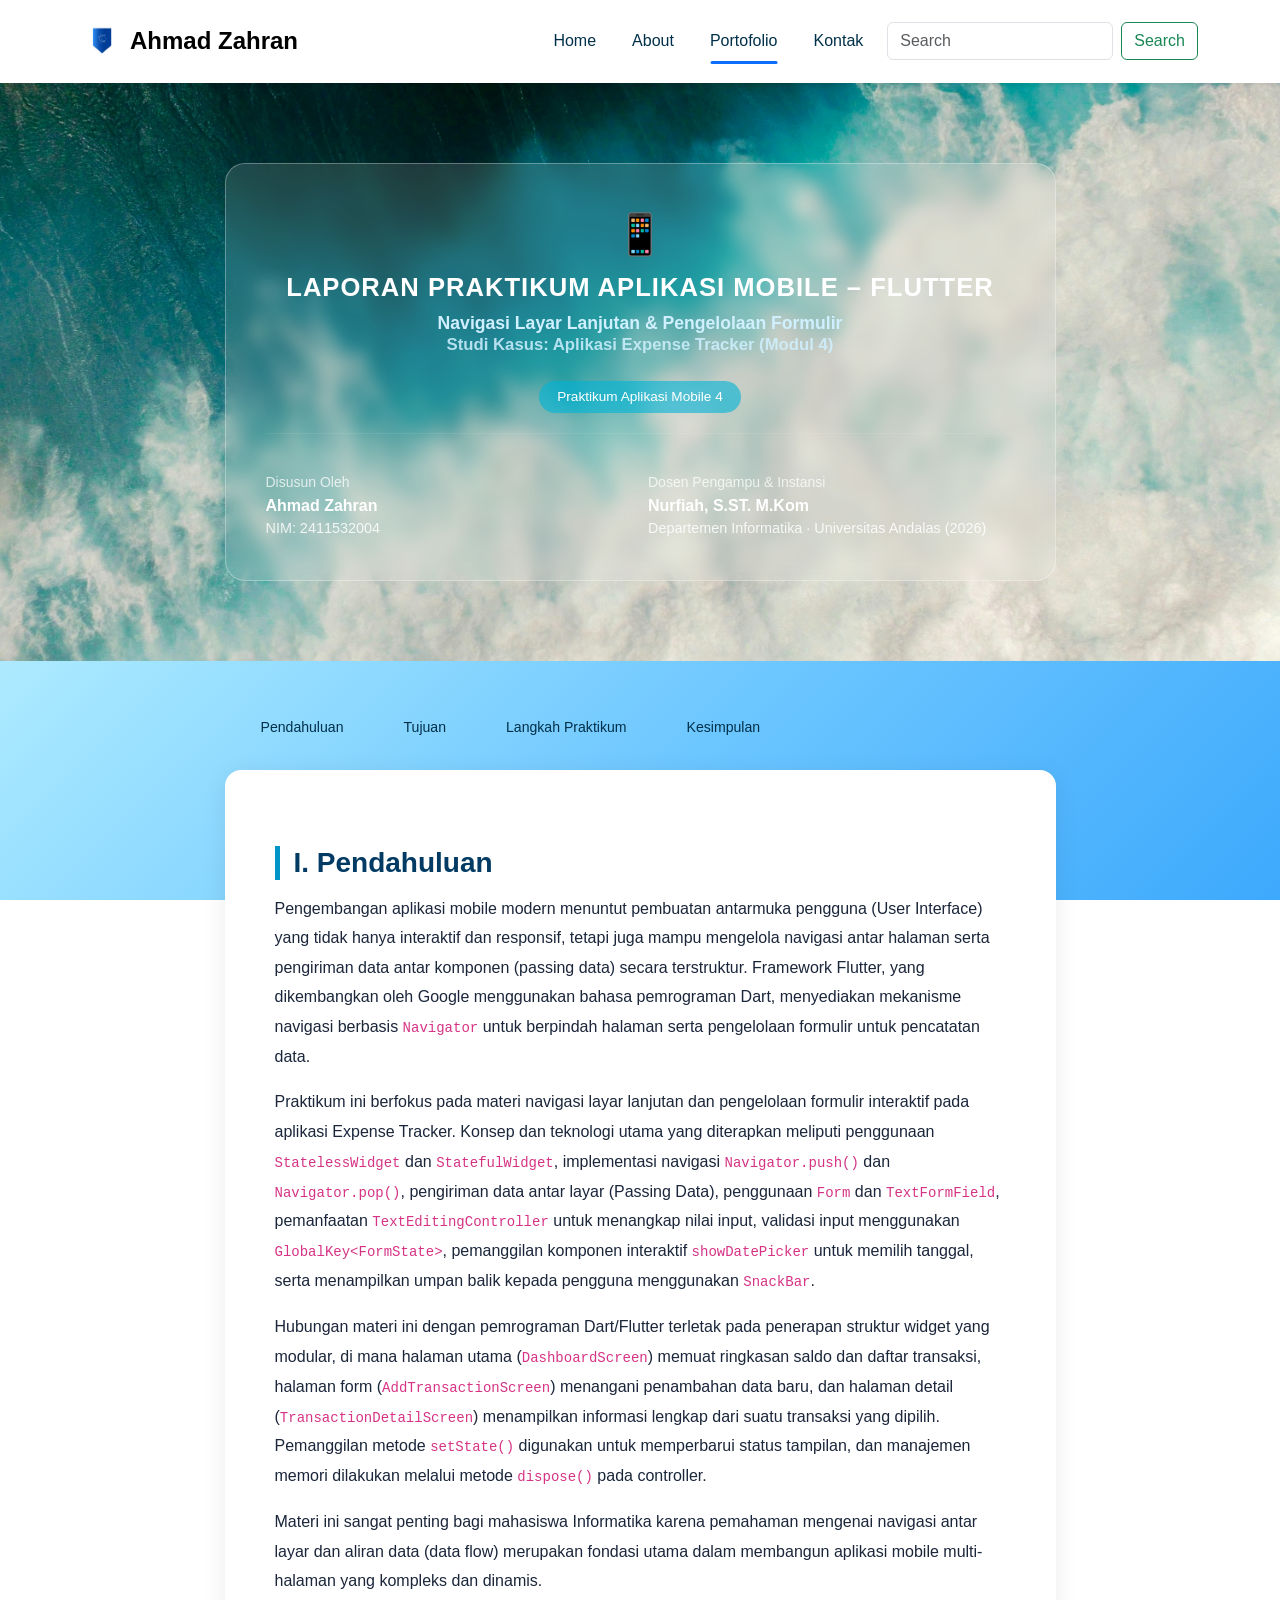
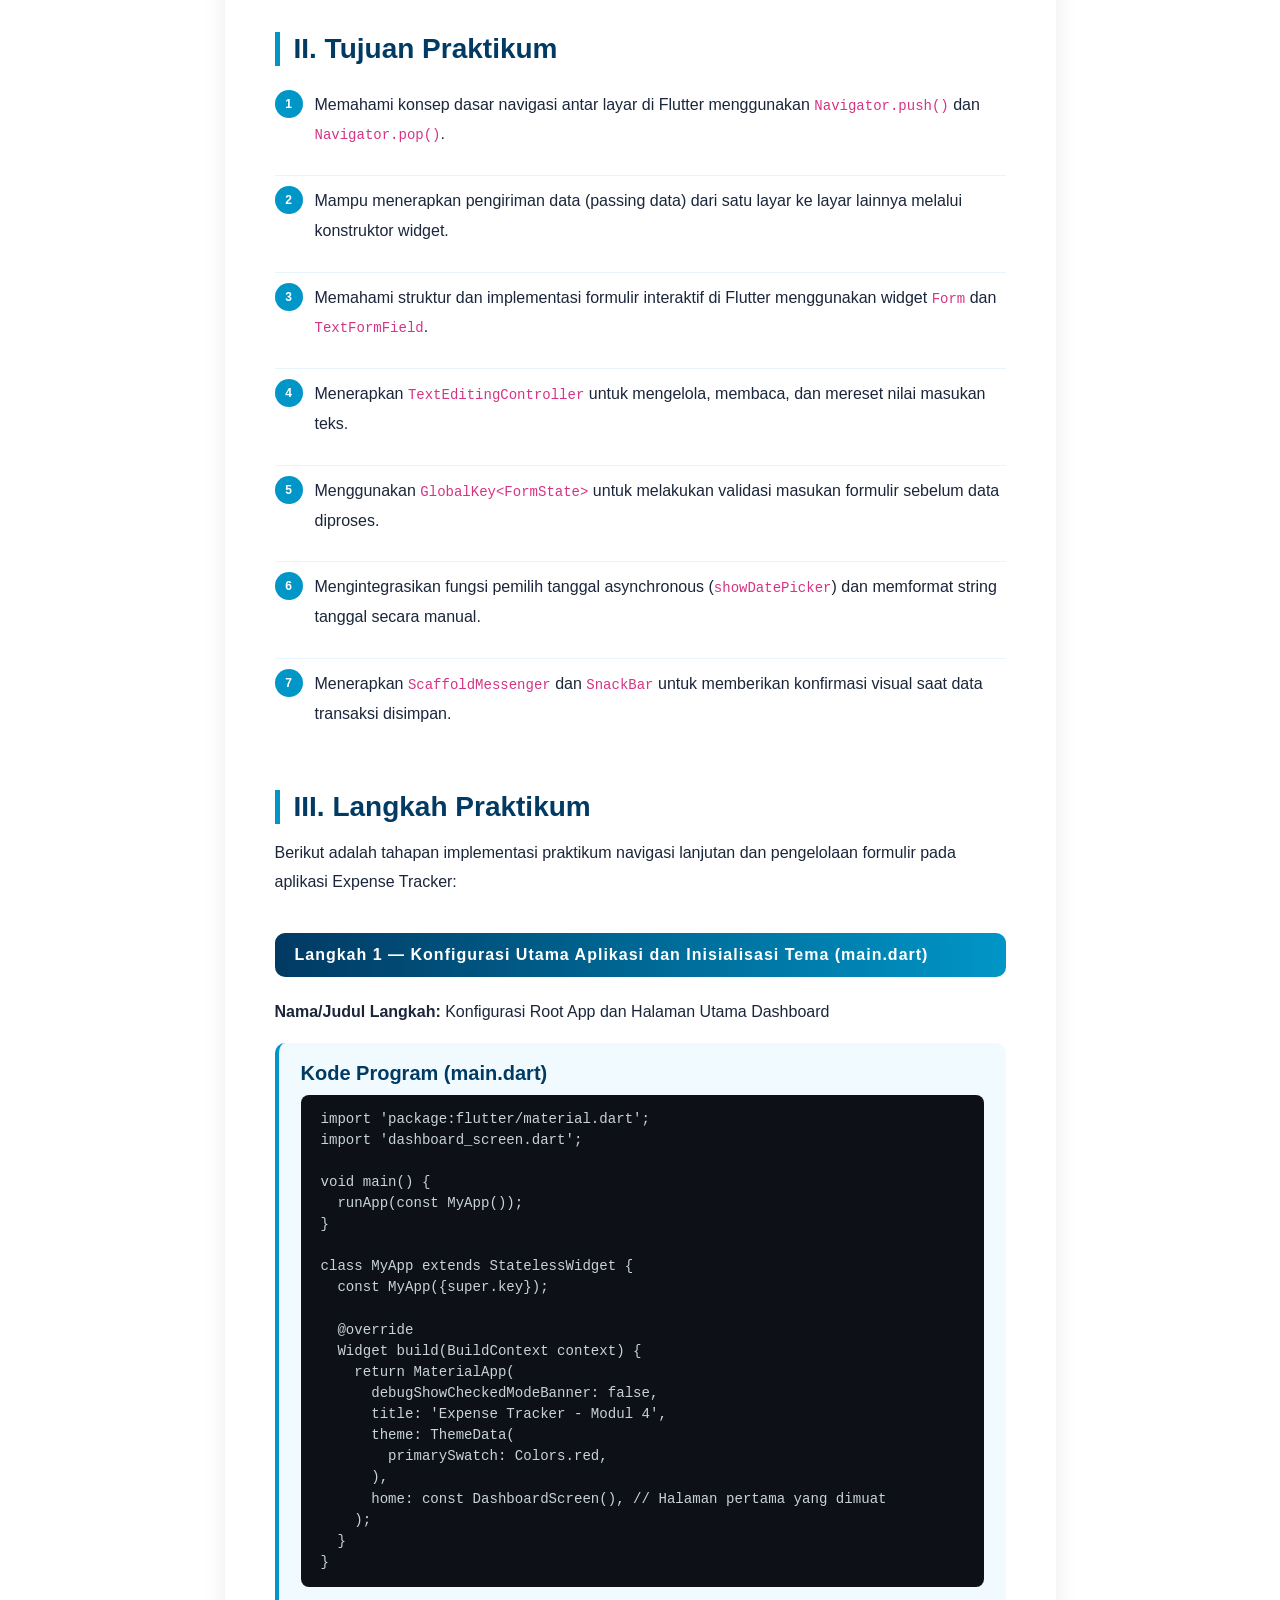
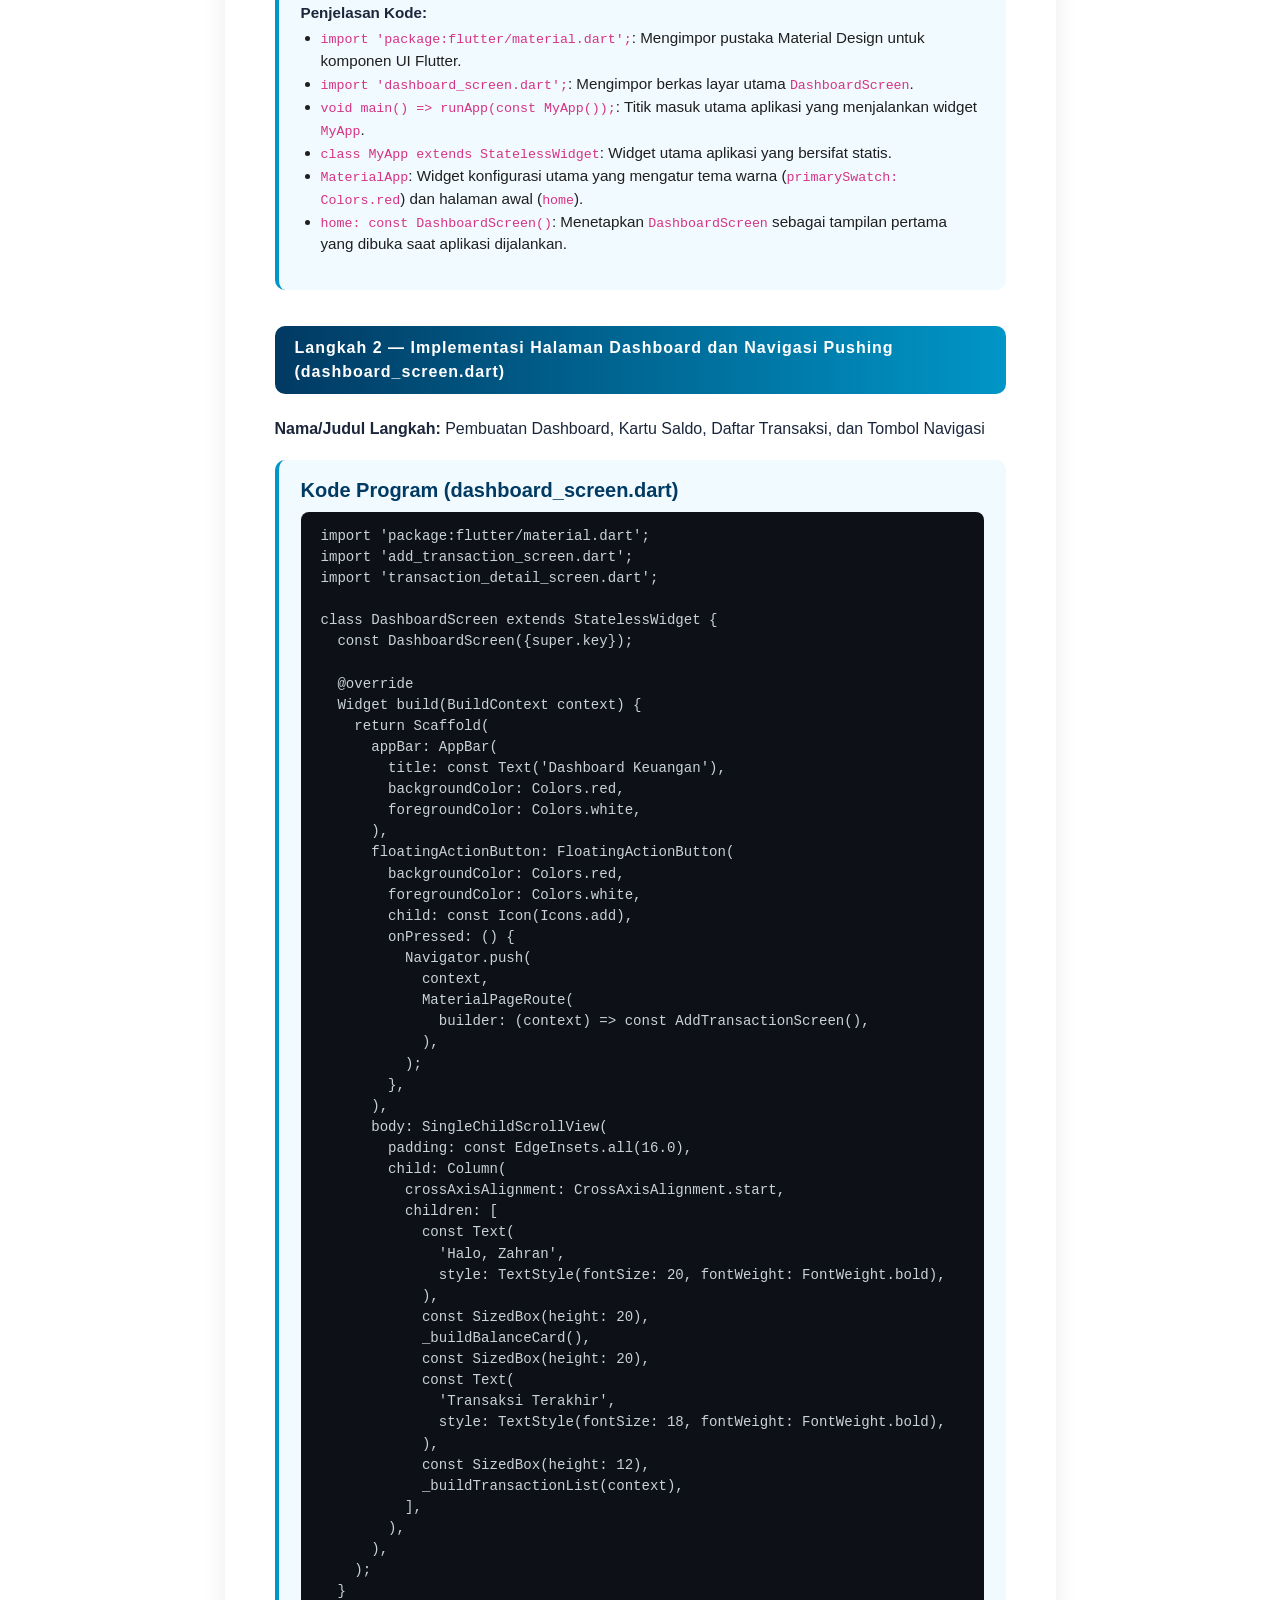
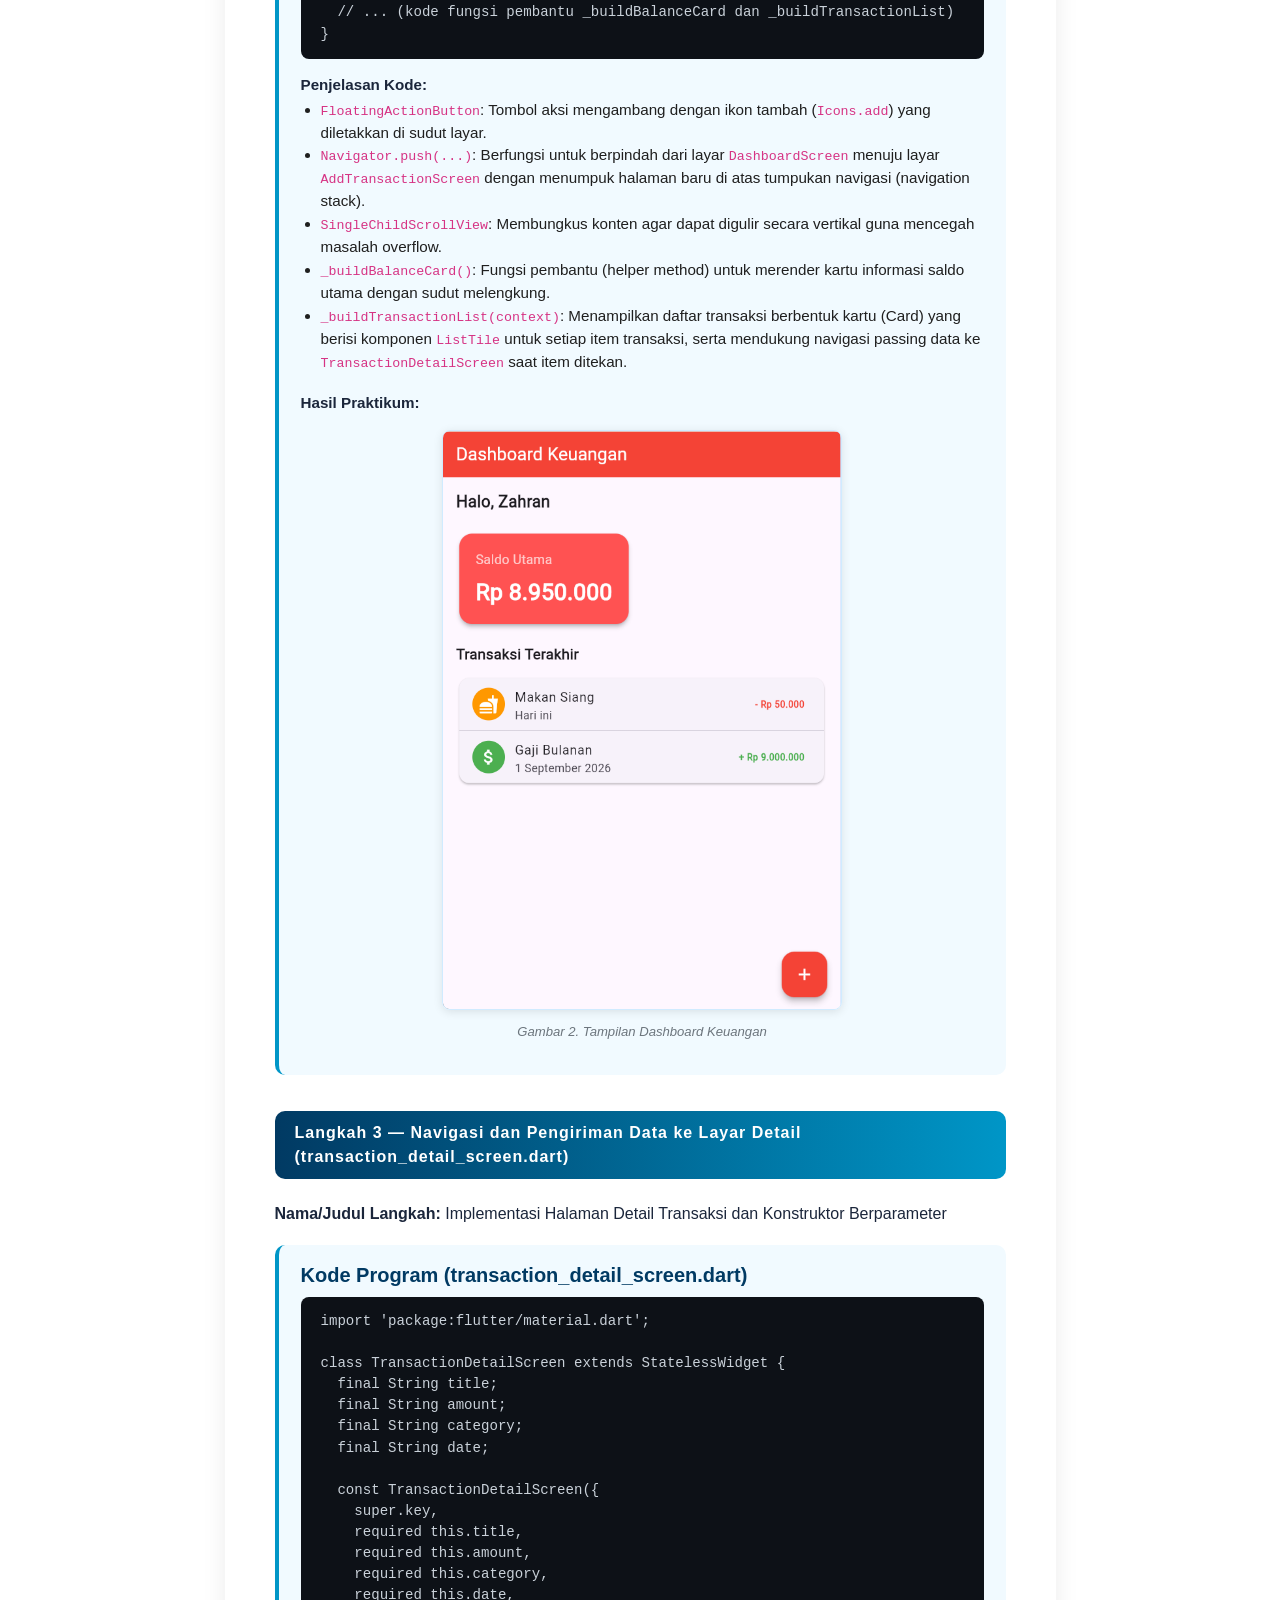
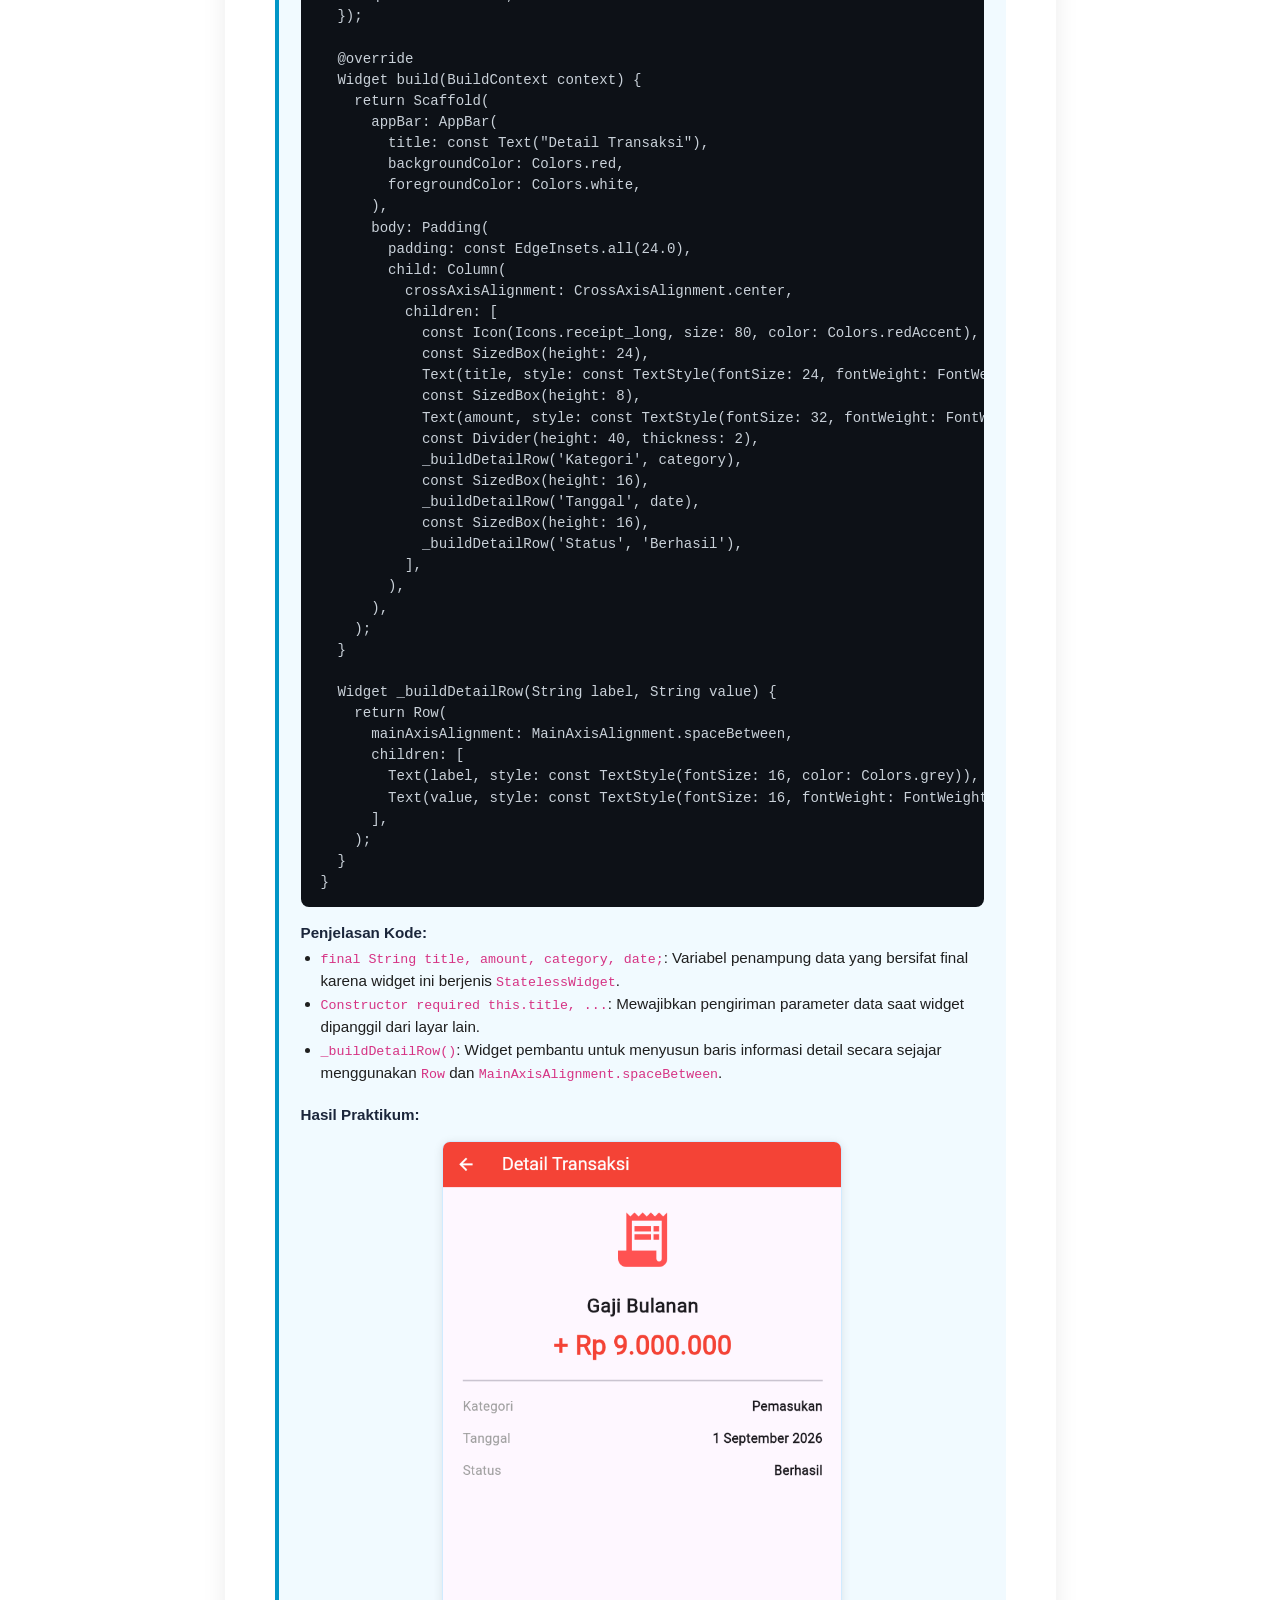
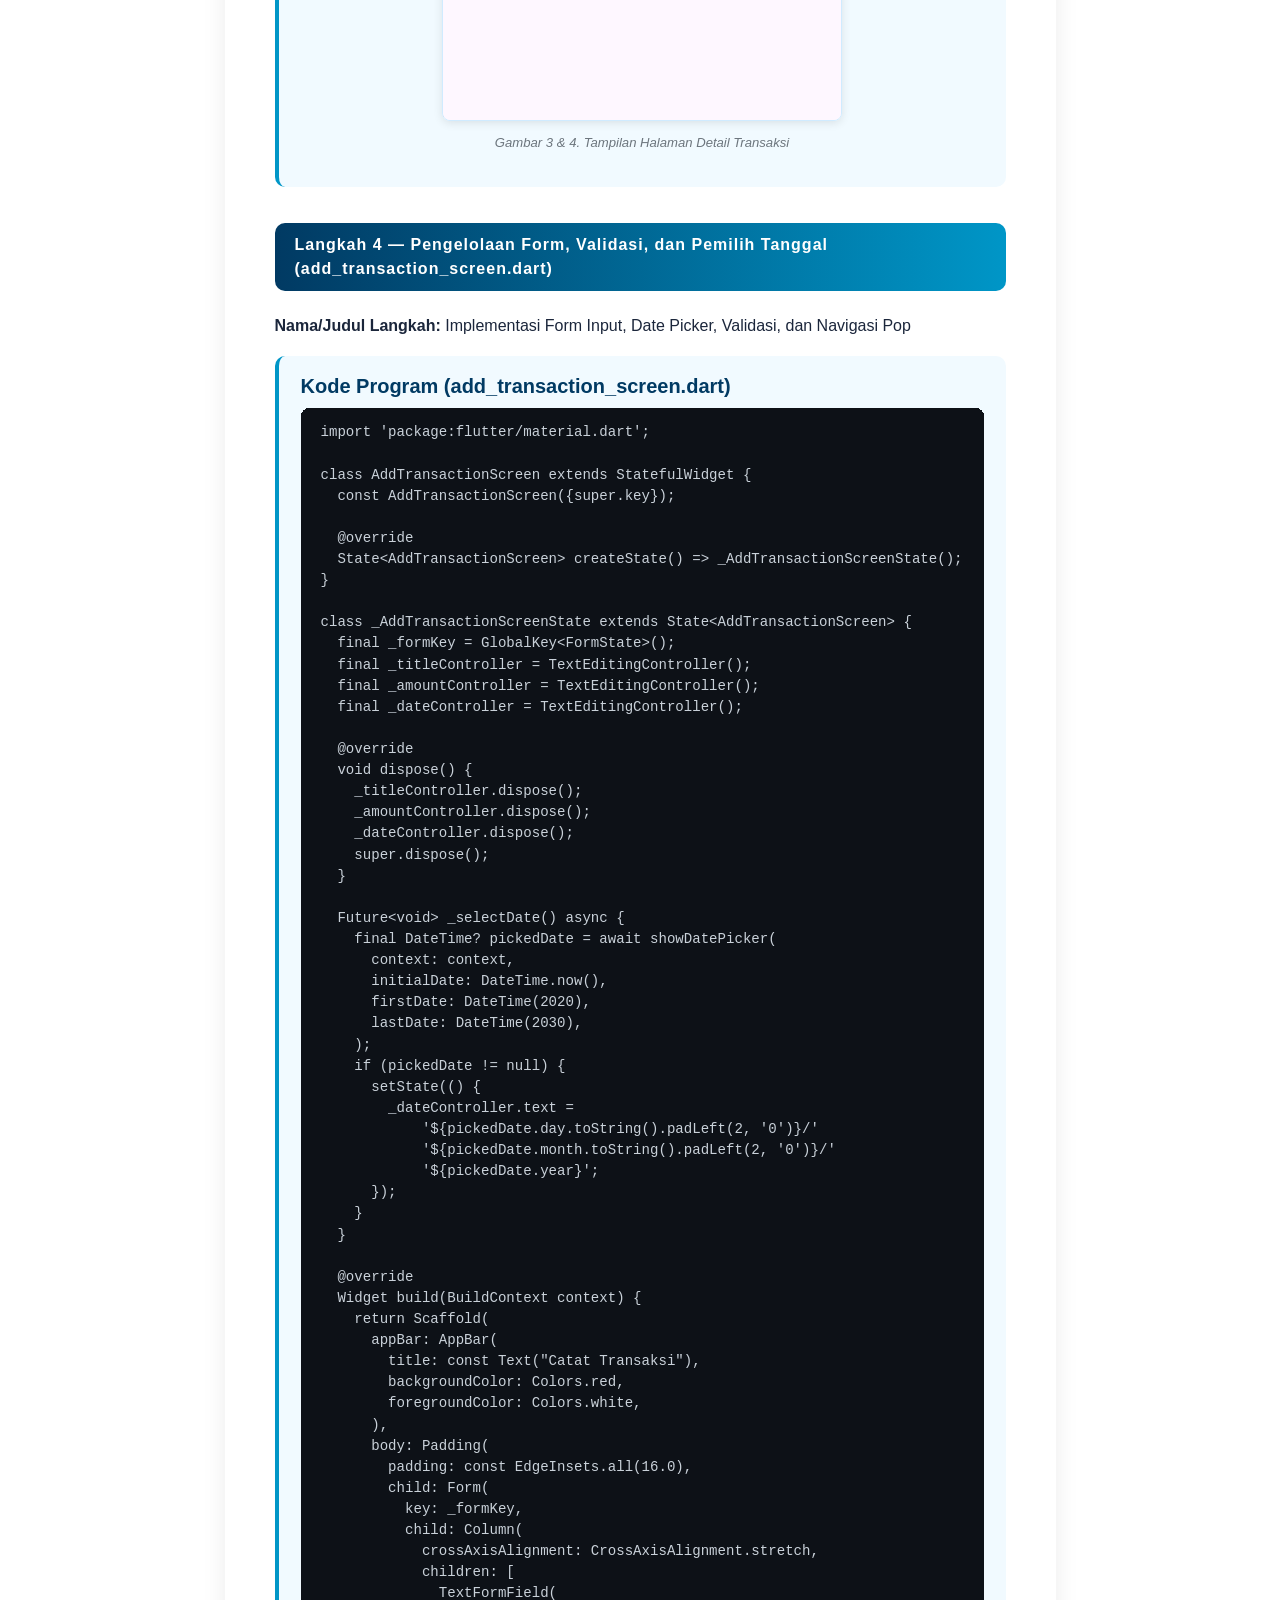
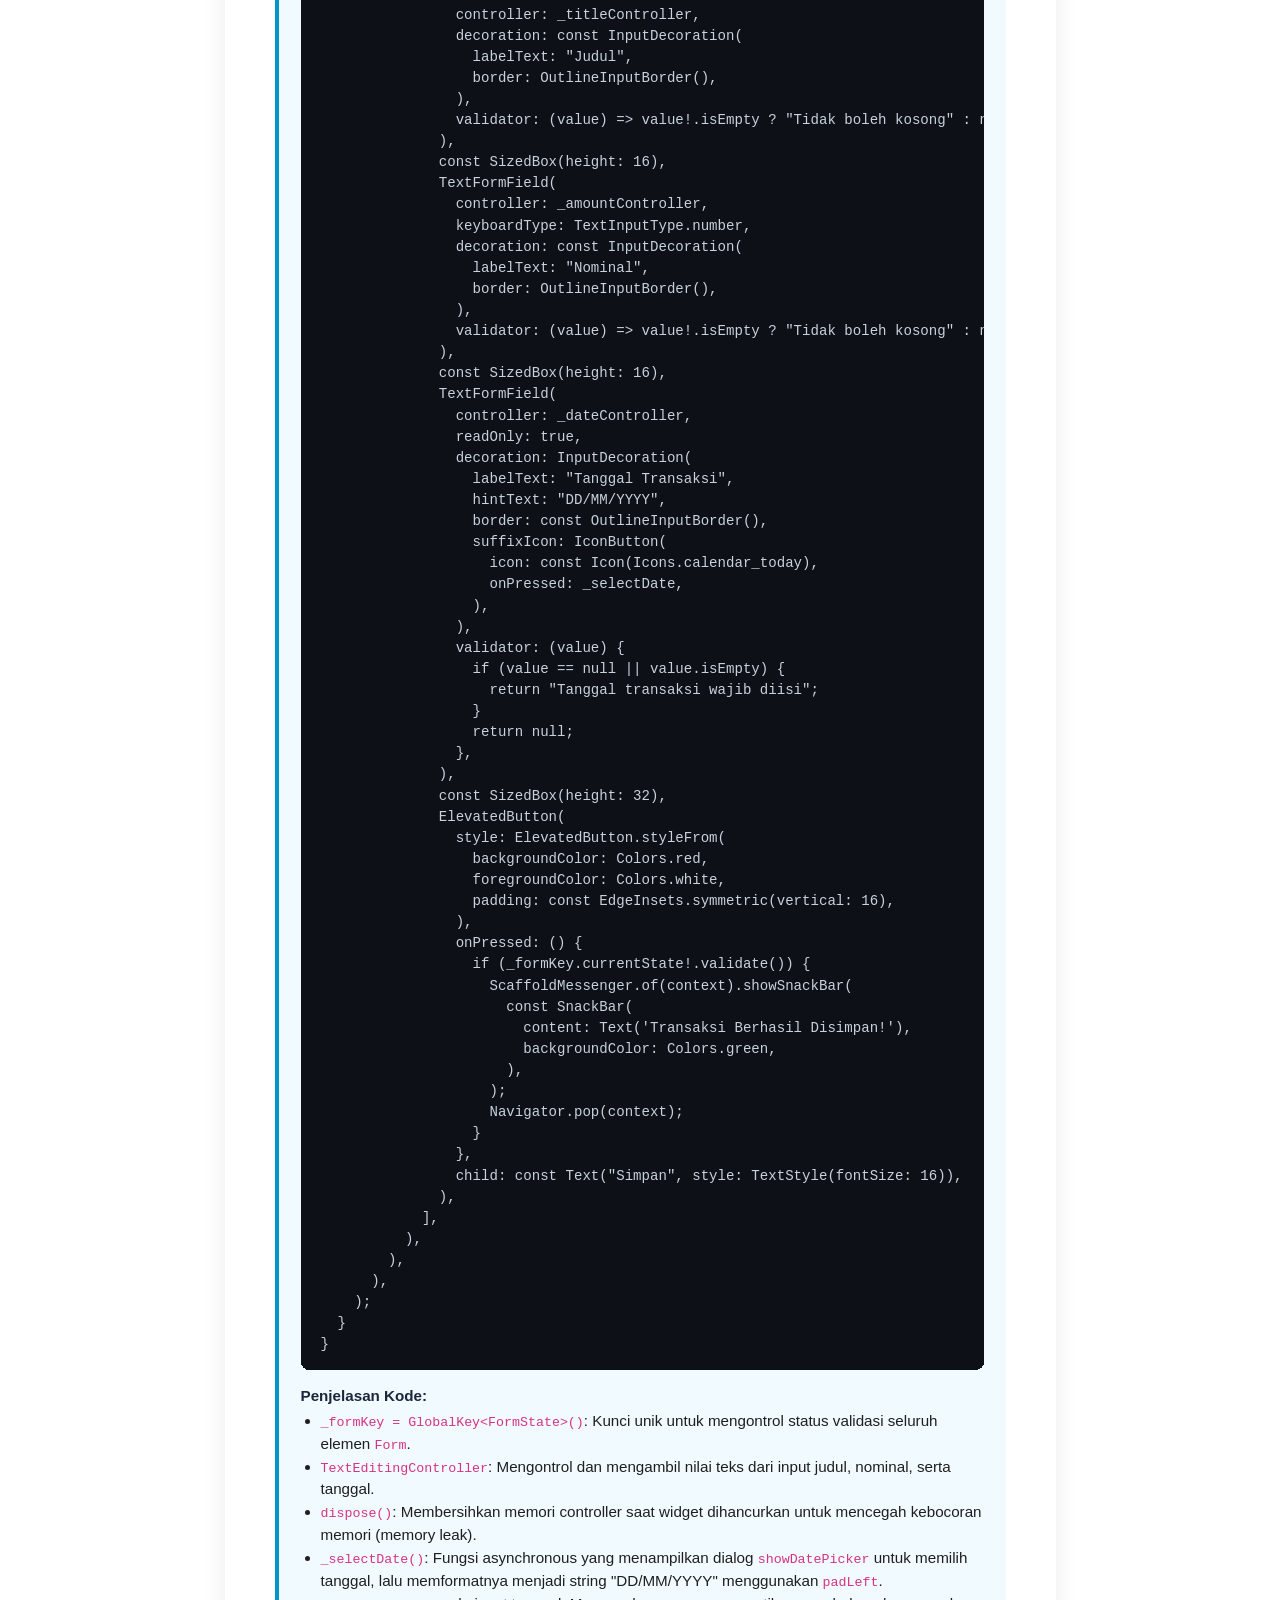
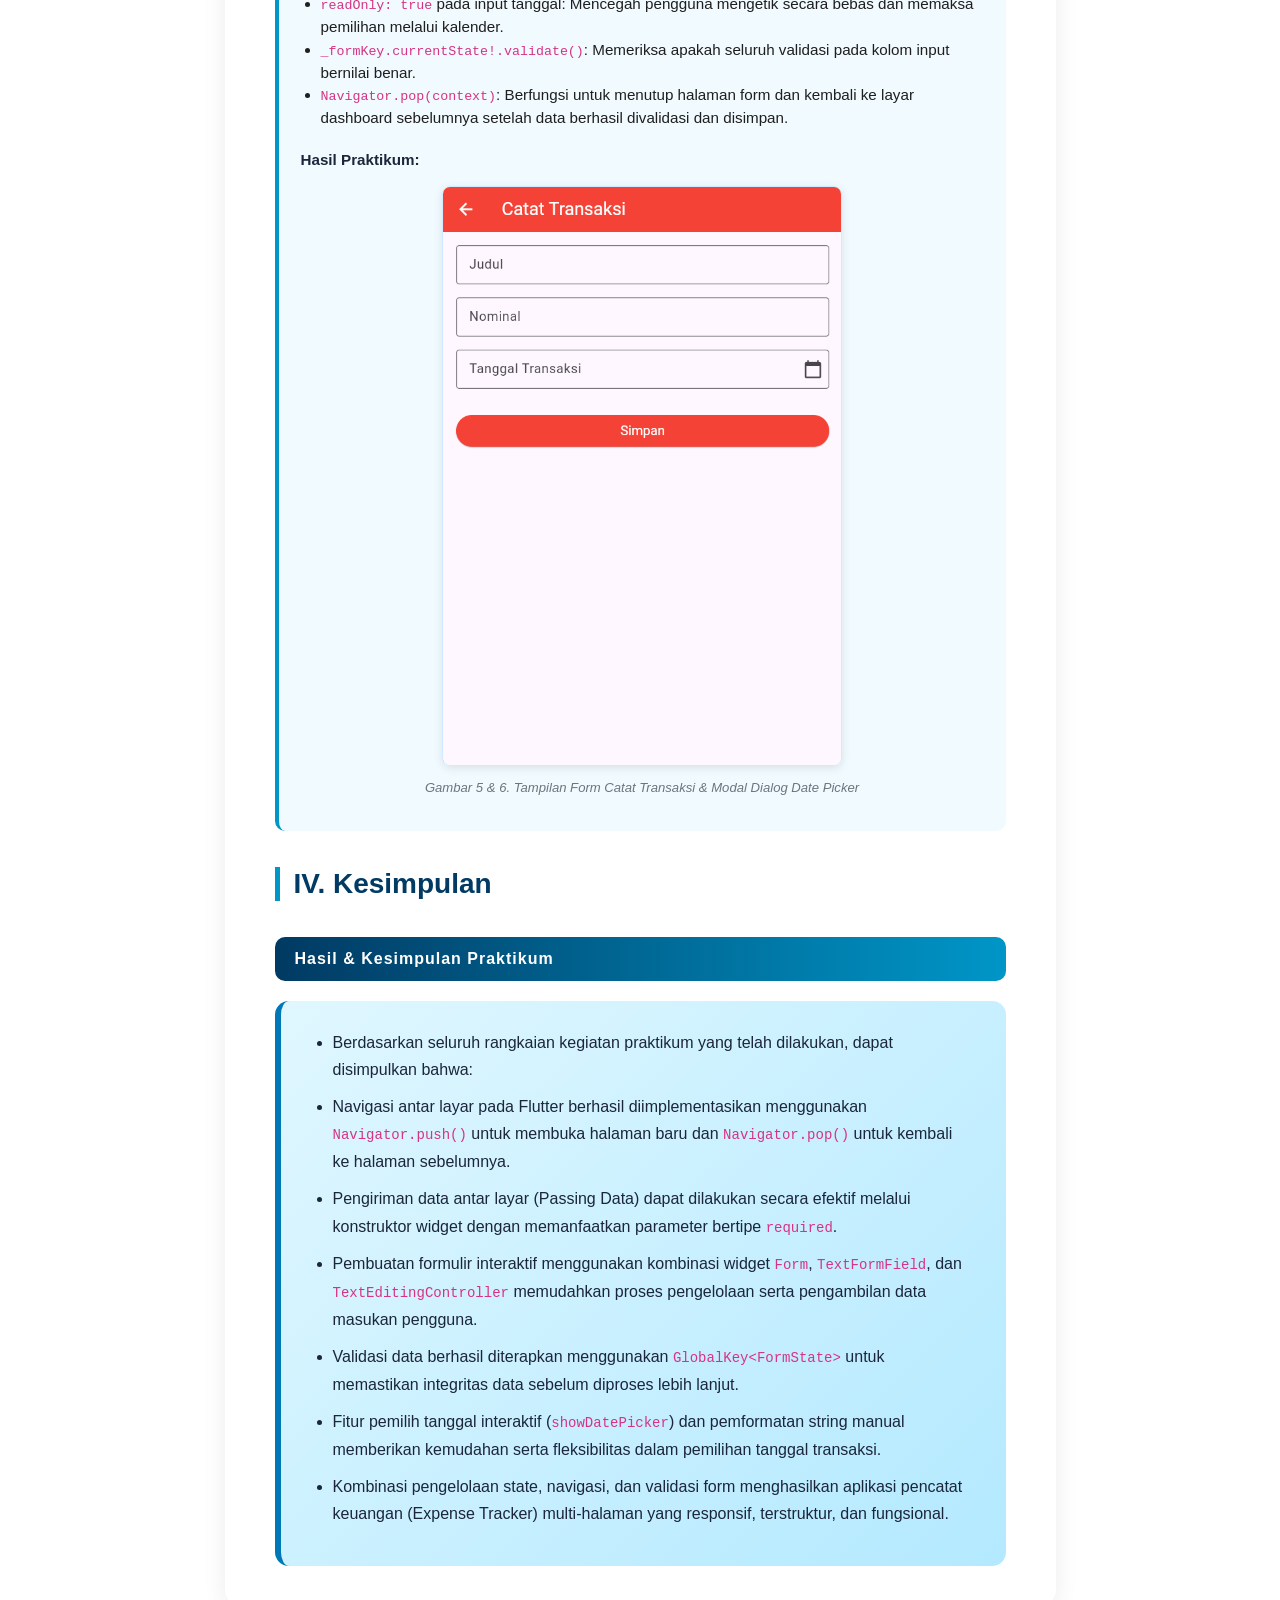
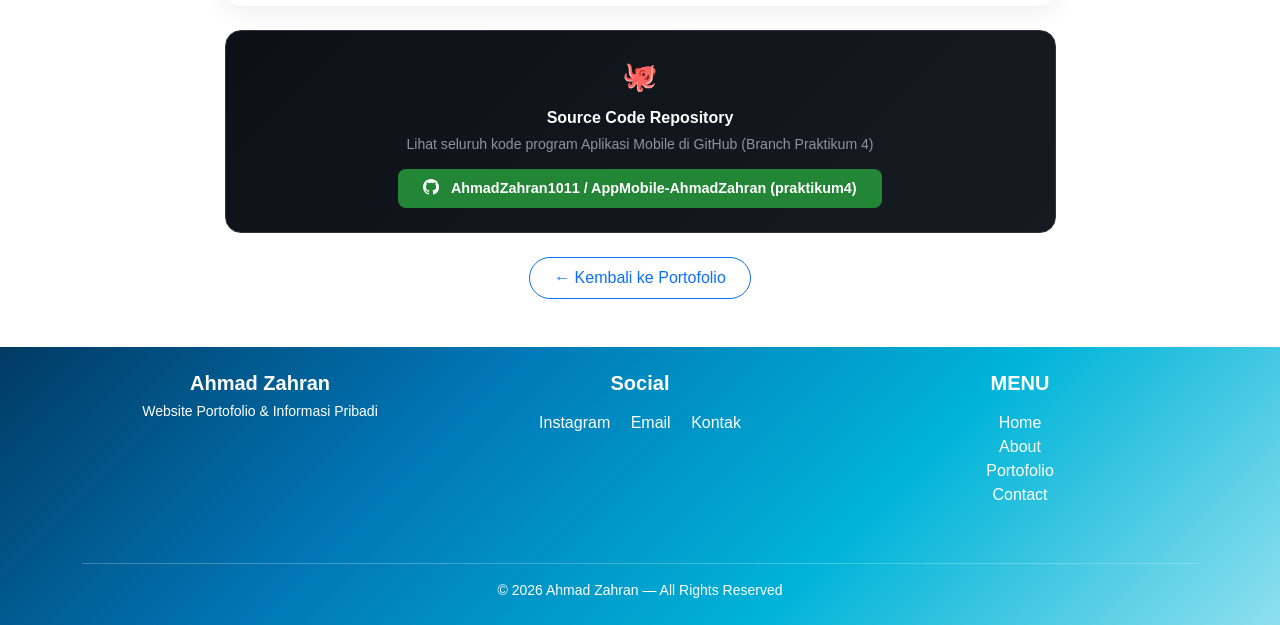
<file: laprak4_mobile.html>
<!DOCTYPE html>
<html lang="id">
<head>
  <meta charset="UTF-8">
  <meta name="viewport" content="width=device-width, initial-scale=1.0">
  <title>Laporan Praktikum Aplikasi Mobile - Ahmad Zahran</title>
  <link href="https://cdn.jsdelivr.net/npm/bootstrap@5.3.0/dist/css/bootstrap.min.css" rel="stylesheet">
  <link href="custom.css" rel="stylesheet">
  <style>
    .laporan-hero {
      background-image: url("images/background.png");
      background-size: cover;
      background-position: center;
      background-repeat: no-repeat;
      padding-top: 80px;
      padding-bottom: 80px;
      color: #fff;
    }

    .laporan-cover {
      background: rgba(255,255,255,0.12);
      backdrop-filter: blur(8px);
      border: 1px solid rgba(255,255,255,0.3);
      border-radius: 20px;
      padding: 40px;
      text-align: center;
      color: #fff;
    }

    .laporan-cover h1 {
      font-size: 1.6rem;
      font-weight: 700;
      letter-spacing: 1px;
      text-transform: uppercase;
    }

    .laporan-cover h2 {
      font-size: 1.1rem;
      font-weight: 600;
      margin-top: 10px;
      color: #d0f0ff;
    }

    .badge-info {
      background: rgba(0,180,216,0.6);
      border-radius: 30px;
      padding: 6px 18px;
      font-size: 0.85rem;
      display: inline-block;
      margin-top: 10px;
    }

    .report-body {
      background: #fff;
      border-radius: 16px;
      box-shadow: 0 4px 24px rgba(0,0,0,0.08);
      padding: 40px 50px;
    }

    .report-body h3 {
      color: #013a63;
      font-weight: 700;
      border-left: 5px solid #0096c7;
      padding-left: 14px;
      margin-top: 36px;
      margin-bottom: 14px;
    }

    .report-body h4 {
      color: #0077b6;
      font-weight: 600;
      margin-top: 28px;
      margin-bottom: 10px;
    }

    .report-body p {
      color: #1b263b;
      line-height: 1.85;
      font-size: 1rem;
    }

    .step-card {
      background: #f1faff;
      border-left: 4px solid #0096c7;
      border-radius: 10px;
      padding: 18px 22px;
      margin-bottom: 16px;
    }

    .step-card h5 {
      color: #013a63;
      font-weight: 700;
      margin-bottom: 8px;
    }

    .step-card p { margin: 0; font-size: 0.95rem; }

    .code-block {
      background: #0d1117;
      color: #c9d1d9;
      border-radius: 8px;
      padding: 14px 20px;
      font-family: 'Courier New', monospace;
      font-size: 0.88rem;
      margin: 10px 0 12px;
      overflow-x: auto;
      white-space: pre;
    }

    .tujuan-item {
      display: flex;
      align-items: flex-start;
      gap: 12px;
      padding: 10px 0;
      border-bottom: 1px solid #e7f5ff;
    }

    .tujuan-item:last-child { border-bottom: none; }

    .tujuan-icon {
      background: #0096c7;
      color: #fff;
      border-radius: 50%;
      width: 28px;
      height: 28px;
      min-width: 28px;
      display: flex;
      align-items: center;
      justify-content: center;
      font-size: 0.75rem;
      font-weight: 700;
    }

    .bab-divider {
      background: linear-gradient(90deg, #013a63, #0096c7);
      color: #fff;
      border-radius: 10px;
      padding: 10px 20px;
      font-weight: 700;
      font-size: 1rem;
      margin: 36px 0 20px;
      letter-spacing: 1px;
    }

    .kesimpulan-box {
      background: linear-gradient(135deg, #e0f7ff, #b3e9ff);
      border-radius: 14px;
      padding: 28px 32px;
      border-left: 6px solid #0077b6;
      margin-top: 20px;
    }

    .kesimpulan-box li {
      margin-bottom: 10px;
      line-height: 1.7;
      color: #1b263b;
    }

    .laporan-nav-pills .nav-link {
      color: #013a63;
      border-radius: 30px;
      font-weight: 500;
      padding: 8px 16px;
      font-size: 0.88rem;
    }

    .laporan-nav-pills .nav-link.active {
      background: #0096c7;
      color: #fff;
    }

    .step-img {
      width: 100%;
      max-width: 400px;
      display: block;
      margin: 12px auto;
      border-radius: 8px;
      border: 1px solid #d0ebff;
      box-shadow: 0 2px 10px rgba(0,0,0,0.1);
    }

    .step-img-caption {
      text-align: center;
      font-size: 0.82rem;
      color: #6c757d;
      margin-top: 6px;
      margin-bottom: 12px;
      font-style: italic;
    }

    @media (max-width: 768px) {
      .report-body { padding: 24px 20px; }
    }
  </style>
</head>

<body>

<!-- ========== NAVBAR ========== -->
<nav class="navbar navbar-expand-lg navbar-light bg-white py-3 sticky-top shadow-sm">
  <div class="container">
    <a class="navbar-brand d-flex align-items-center fw-bold fs-4" href="index.html">
      <img src="images/logo.png" alt="Logo"
           style="height: 40px; width: 40px; object-fit: cover;" class="me-2">
      Ahmad Zahran
    </a>
    <button class="navbar-toggler" type="button" data-bs-toggle="collapse" data-bs-target="#navbarNav">
      <span class="navbar-toggler-icon"></span>
    </button>
    <div class="collapse navbar-collapse" id="navbarNav">
      <ul class="navbar-nav ms-auto mb-2 mb-lg-0">
        <li class="nav-item"><a class="nav-link" href="index.html">Home</a></li>
        <li class="nav-item"><a class="nav-link" href="about.html">About</a></li>
        <li class="nav-item"><a class="nav-link active" href="portofolio.html">Portofolio</a></li>
        <li class="nav-item"><a class="nav-link" href="kontak.html">Kontak</a></li>
      </ul>
      <form class="d-flex ms-3">
        <input class="form-control me-2" type="search" placeholder="Search">
        <button class="btn btn-outline-success" type="submit">Search</button>
      </form>
    </div>
  </div>
</nav>

<!-- ========== HERO COVER ========== -->
<div class="laporan-hero">
  <div class="container">
    <div class="row justify-content-center">
      <div class="col-md-9">
        <div class="laporan-cover">
          <div style="font-size:2.5rem; margin-bottom:8px;">📱</div>
          <h1>Laporan Praktikum Aplikasi Mobile – Flutter</h1>
          <h2>Navigasi Layar Lanjutan &amp; Pengelolaan Formulir<br>
            <span style="opacity:0.85; font-size:0.95em;">Studi Kasus: Aplikasi Expense Tracker (Modul 4)</span>
          </h2>
          <div class="mt-3">
            <span class="badge-info">Praktikum Aplikasi Mobile 4</span>
          </div>
          <hr style="border-color:rgba(255,255,255,0.3); margin:20px 0;">
          <div class="row text-start g-3 mt-1">
            <div class="col-sm-6">
              <small style="opacity:0.75">Disusun Oleh</small>
              <div class="fw-bold">Ahmad Zahran</div>
              <div style="opacity:0.85; font-size:0.9rem;">NIM: 2411532004</div>
            </div>
            <div class="col-sm-6">
              <small style="opacity:0.75">Dosen Pengampu &amp; Instansi</small>
              <div class="fw-bold">Nurfiah, S.ST. M.Kom</div>
              <div style="opacity:0.85; font-size:0.9rem;">Departemen Informatika · Universitas Andalas (2026)</div>
            </div>
          </div>
        </div>
      </div>
    </div>
  </div>
</div>

<!-- ========== KONTEN LAPORAN ========== -->
<section class="py-5">
  <div class="container">
    <div class="row justify-content-center">
      <div class="col-lg-9">

        <!-- Nav Pills -->
        <ul class="nav laporan-nav-pills mb-4 gap-2 flex-wrap">
          <li class="nav-item"><a class="nav-link active" href="#pendahuluan">Pendahuluan</a></li>
          <li class="nav-item"><a class="nav-link" href="#tujuan">Tujuan</a></li>
          <li class="nav-item"><a class="nav-link" href="#langkah">Langkah Praktikum</a></li>
          <li class="nav-item"><a class="nav-link" href="#kesimpulan">Kesimpulan</a></li>
        </ul>

        <div class="report-body">

          <!-- ===== PENDAHULUAN ===== -->
          <div id="pendahuluan">
            <h3>I. Pendahuluan</h3>
            <p>
              Pengembangan aplikasi mobile modern menuntut pembuatan antarmuka pengguna (User Interface) yang tidak hanya interaktif dan responsif, tetapi juga mampu mengelola navigasi antar halaman serta pengiriman data antar komponen (passing data) secara terstruktur. Framework Flutter, yang dikembangkan oleh Google menggunakan bahasa pemrograman Dart, menyediakan mekanisme navigasi berbasis <code>Navigator</code> untuk berpindah halaman serta pengelolaan formulir untuk pencatatan data.
            </p>
            <p>
              Praktikum ini berfokus pada materi navigasi layar lanjutan dan pengelolaan formulir interaktif pada aplikasi Expense Tracker. Konsep dan teknologi utama yang diterapkan meliputi penggunaan <code>StatelessWidget</code> dan <code>StatefulWidget</code>, implementasi navigasi <code>Navigator.push()</code> dan <code>Navigator.pop()</code>, pengiriman data antar layar (Passing Data), penggunaan <code>Form</code> dan <code>TextFormField</code>, pemanfaatan <code>TextEditingController</code> untuk menangkap nilai input, validasi input menggunakan <code>GlobalKey&lt;FormState&gt;</code>, pemanggilan komponen interaktif <code>showDatePicker</code> untuk memilih tanggal, serta menampilkan umpan balik kepada pengguna menggunakan <code>SnackBar</code>.
            </p>
            <p>
              Hubungan materi ini dengan pemrograman Dart/Flutter terletak pada penerapan struktur widget yang modular, di mana halaman utama (<code>DashboardScreen</code>) memuat ringkasan saldo dan daftar transaksi, halaman form (<code>AddTransactionScreen</code>) menangani penambahan data baru, dan halaman detail (<code>TransactionDetailScreen</code>) menampilkan informasi lengkap dari suatu transaksi yang dipilih. Pemanggilan metode <code>setState()</code> digunakan untuk memperbarui status tampilan, dan manajemen memori dilakukan melalui metode <code>dispose()</code> pada controller.
            </p>
            <p>
              Materi ini sangat penting bagi mahasiswa Informatika karena pemahaman mengenai navigasi antar layar dan aliran data (data flow) merupakan fondasi utama dalam membangun aplikasi mobile multi-halaman yang kompleks dan dinamis.
            </p>
          </div>

          <!-- ===== TUJUAN ===== -->
          <div id="tujuan">
            <h3>II. Tujuan Praktikum</h3>
            <div>
              <div class="tujuan-item">
                <div class="tujuan-icon">1</div>
                <p>Memahami konsep dasar navigasi antar layar di Flutter menggunakan <code>Navigator.push()</code> dan <code>Navigator.pop()</code>.</p>
              </div>
              <div class="tujuan-item">
                <div class="tujuan-icon">2</div>
                <p>Mampu menerapkan pengiriman data (passing data) dari satu layar ke layar lainnya melalui konstruktor widget.</p>
              </div>
              <div class="tujuan-item">
                <div class="tujuan-icon">3</div>
                <p>Memahami struktur dan implementasi formulir interaktif di Flutter menggunakan widget <code>Form</code> dan <code>TextFormField</code>.</p>
              </div>
              <div class="tujuan-item">
                <div class="tujuan-icon">4</div>
                <p>Menerapkan <code>TextEditingController</code> untuk mengelola, membaca, dan mereset nilai masukan teks.</p>
              </div>
              <div class="tujuan-item">
                <div class="tujuan-icon">5</div>
                <p>Menggunakan <code>GlobalKey&lt;FormState&gt;</code> untuk melakukan validasi masukan formulir sebelum data diproses.</p>
              </div>
              <div class="tujuan-item">
                <div class="tujuan-icon">6</div>
                <p>Mengintegrasikan fungsi pemilih tanggal asynchronous (<code>showDatePicker</code>) dan memformat string tanggal secara manual.</p>
              </div>
              <div class="tujuan-item">
                <div class="tujuan-icon">7</div>
                <p>Menerapkan <code>ScaffoldMessenger</code> dan <code>SnackBar</code> untuk memberikan konfirmasi visual saat data transaksi disimpan.</p>
              </div>
            </div>
          </div>

          <!-- ===== LANGKAH PRAKTIKUM ===== -->
          <div id="langkah">
            <h3>III. Langkah Praktikum</h3>
            <p>
              Berikut adalah tahapan implementasi praktikum navigasi lanjutan dan pengelolaan formulir pada aplikasi Expense Tracker:
            </p>

            <!-- Langkah 1 -->
            <div class="bab-divider">Langkah 1 — Konfigurasi Utama Aplikasi dan Inisialisasi Tema (main.dart)</div>
            <p>
              <strong>Nama/Judul Langkah:</strong> Konfigurasi Root App dan Halaman Utama Dashboard
            </p>

            <div class="step-card">
              <h5>Kode Program (main.dart)</h5>
              <div class="code-block">import 'package:flutter/material.dart';
import 'dashboard_screen.dart';

void main() {
  runApp(const MyApp());
}

class MyApp extends StatelessWidget {
  const MyApp({super.key});

  @override
  Widget build(BuildContext context) {
    return MaterialApp(
      debugShowCheckedModeBanner: false,
      title: 'Expense Tracker - Modul 4',
      theme: ThemeData(
        primarySwatch: Colors.red,
      ),
      home: const DashboardScreen(), // Halaman pertama yang dimuat
    );
  }
}</div>
              <p><strong>Penjelasan Kode:</strong></p>
              <ul style="padding-left: 20px; font-size:0.95rem;">
                <li><code>import 'package:flutter/material.dart';</code>: Mengimpor pustaka Material Design untuk komponen UI Flutter.</li>
                <li><code>import 'dashboard_screen.dart';</code>: Mengimpor berkas layar utama <code>DashboardScreen</code>.</li>
                <li><code>void main() =&gt; runApp(const MyApp());</code>: Titik masuk utama aplikasi yang menjalankan widget <code>MyApp</code>.</li>
                <li><code>class MyApp extends StatelessWidget</code>: Widget utama aplikasi yang bersifat statis.</li>
                <li><code>MaterialApp</code>: Widget konfigurasi utama yang mengatur tema warna (<code>primarySwatch: Colors.red</code>) dan halaman awal (<code>home</code>).</li>
                <li><code>home: const DashboardScreen()</code>: Menetapkan <code>DashboardScreen</code> sebagai tampilan pertama yang dibuka saat aplikasi dijalankan.</li>
              </ul>
            </div>

            <!-- Langkah 2 -->
            <div class="bab-divider">Langkah 2 — Implementasi Halaman Dashboard dan Navigasi Pushing (dashboard_screen.dart)</div>
            <p>
              <strong>Nama/Judul Langkah:</strong> Pembuatan Dashboard, Kartu Saldo, Daftar Transaksi, dan Tombol Navigasi
            </p>

            <div class="step-card">
              <h5>Kode Program (dashboard_screen.dart)</h5>
              <div class="code-block">import 'package:flutter/material.dart';
import 'add_transaction_screen.dart';
import 'transaction_detail_screen.dart';

class DashboardScreen extends StatelessWidget {
  const DashboardScreen({super.key});

  @override
  Widget build(BuildContext context) {
    return Scaffold(
      appBar: AppBar(
        title: const Text('Dashboard Keuangan'),
        backgroundColor: Colors.red,
        foregroundColor: Colors.white,
      ),
      floatingActionButton: FloatingActionButton(
        backgroundColor: Colors.red,
        foregroundColor: Colors.white,
        child: const Icon(Icons.add),
        onPressed: () {
          Navigator.push(
            context,
            MaterialPageRoute(
              builder: (context) => const AddTransactionScreen(),
            ),
          );
        },
      ),
      body: SingleChildScrollView(
        padding: const EdgeInsets.all(16.0),
        child: Column(
          crossAxisAlignment: CrossAxisAlignment.start,
          children: [
            const Text(
              'Halo, Zahran',
              style: TextStyle(fontSize: 20, fontWeight: FontWeight.bold),
            ),
            const SizedBox(height: 20),
            _buildBalanceCard(),
            const SizedBox(height: 20),
            const Text(
              'Transaksi Terakhir',
              style: TextStyle(fontSize: 18, fontWeight: FontWeight.bold),
            ),
            const SizedBox(height: 12),
            _buildTransactionList(context),
          ],
        ),
      ),
    );
  }
  // ... (kode fungsi pembantu _buildBalanceCard dan _buildTransactionList)
}</div>
              <p><strong>Penjelasan Kode:</strong></p>
              <ul style="padding-left: 20px; font-size:0.95rem;">
                <li><code>FloatingActionButton</code>: Tombol aksi mengambang dengan ikon tambah (<code>Icons.add</code>) yang diletakkan di sudut layar.</li>
                <li><code>Navigator.push(...)</code>: Berfungsi untuk berpindah dari layar <code>DashboardScreen</code> menuju layar <code>AddTransactionScreen</code> dengan menumpuk halaman baru di atas tumpukan navigasi (navigation stack).</li>
                <li><code>SingleChildScrollView</code>: Membungkus konten agar dapat digulir secara vertikal guna mencegah masalah overflow.</li>
                <li><code>_buildBalanceCard()</code>: Fungsi pembantu (helper method) untuk merender kartu informasi saldo utama dengan sudut melengkung.</li>
                <li><code>_buildTransactionList(context)</code>: Menampilkan daftar transaksi berbentuk kartu (Card) yang berisi komponen <code>ListTile</code> untuk setiap item transaksi, serta mendukung navigasi passing data ke <code>TransactionDetailScreen</code> saat item ditekan.</li>
              </ul>
              <p style="margin-top:8px;"><strong>Hasil Praktikum:</strong></p>
              <figure>
                <img src="images/laprak4_dashboard.png" alt="Tampilan Dashboard Keuangan" class="step-img">
                <figcaption class="step-img-caption">Gambar 2. Tampilan Dashboard Keuangan</figcaption>
              </figure>
            </div>

            <!-- Langkah 3 -->
            <div class="bab-divider">Langkah 3 — Navigasi dan Pengiriman Data ke Layar Detail (transaction_detail_screen.dart)</div>
            <p>
              <strong>Nama/Judul Langkah:</strong> Implementasi Halaman Detail Transaksi dan Konstruktor Berparameter
            </p>

            <div class="step-card">
              <h5>Kode Program (transaction_detail_screen.dart)</h5>
              <div class="code-block">import 'package:flutter/material.dart';

class TransactionDetailScreen extends StatelessWidget {
  final String title;
  final String amount;
  final String category;
  final String date;

  const TransactionDetailScreen({
    super.key,
    required this.title,
    required this.amount,
    required this.category,
    required this.date,
  });

  @override
  Widget build(BuildContext context) {
    return Scaffold(
      appBar: AppBar(
        title: const Text("Detail Transaksi"),
        backgroundColor: Colors.red,
        foregroundColor: Colors.white,
      ),
      body: Padding(
        padding: const EdgeInsets.all(24.0),
        child: Column(
          crossAxisAlignment: CrossAxisAlignment.center,
          children: [
            const Icon(Icons.receipt_long, size: 80, color: Colors.redAccent),
            const SizedBox(height: 24),
            Text(title, style: const TextStyle(fontSize: 24, fontWeight: FontWeight.bold)),
            const SizedBox(height: 8),
            Text(amount, style: const TextStyle(fontSize: 32, fontWeight: FontWeight.bold, color: Colors.red)),
            const Divider(height: 40, thickness: 2),
            _buildDetailRow('Kategori', category),
            const SizedBox(height: 16),
            _buildDetailRow('Tanggal', date),
            const SizedBox(height: 16),
            _buildDetailRow('Status', 'Berhasil'),
          ],
        ),
      ),
    );
  }

  Widget _buildDetailRow(String label, String value) {
    return Row(
      mainAxisAlignment: MainAxisAlignment.spaceBetween,
      children: [
        Text(label, style: const TextStyle(fontSize: 16, color: Colors.grey)),
        Text(value, style: const TextStyle(fontSize: 16, fontWeight: FontWeight.bold)),
      ],
    );
  }
}</div>
              <p><strong>Penjelasan Kode:</strong></p>
              <ul style="padding-left: 20px; font-size:0.95rem;">
                <li><code>final String title, amount, category, date;</code>: Variabel penampung data yang bersifat final karena widget ini berjenis <code>StatelessWidget</code>.</li>
                <li><code>Constructor required this.title, ...</code>: Mewajibkan pengiriman parameter data saat widget dipanggil dari layar lain.</li>
                <li><code>_buildDetailRow()</code>: Widget pembantu untuk menyusun baris informasi detail secara sejajar menggunakan <code>Row</code> dan <code>MainAxisAlignment.spaceBetween</code>.</li>
              </ul>
              <p style="margin-top:8px;"><strong>Hasil Praktikum:</strong></p>
              <figure>
                <img src="images/laprak4_detail.png" alt="Tampilan Halaman Detail Transaksi" class="step-img">
                <figcaption class="step-img-caption">Gambar 3 &amp; 4. Tampilan Halaman Detail Transaksi</figcaption>
              </figure>
            </div>

            <!-- Langkah 4 -->
            <div class="bab-divider">Langkah 4 — Pengelolaan Form, Validasi, dan Pemilih Tanggal (add_transaction_screen.dart)</div>
            <p>
              <strong>Nama/Judul Langkah:</strong> Implementasi Form Input, Date Picker, Validasi, dan Navigasi Pop
            </p>

            <div class="step-card">
              <h5>Kode Program (add_transaction_screen.dart)</h5>
              <div class="code-block">import 'package:flutter/material.dart';

class AddTransactionScreen extends StatefulWidget {
  const AddTransactionScreen({super.key});

  @override
  State&lt;AddTransactionScreen&gt; createState() =&gt; _AddTransactionScreenState();
}

class _AddTransactionScreenState extends State&lt;AddTransactionScreen&gt; {
  final _formKey = GlobalKey&lt;FormState&gt;();
  final _titleController = TextEditingController();
  final _amountController = TextEditingController();
  final _dateController = TextEditingController();

  @override 
  void dispose() {
    _titleController.dispose();
    _amountController.dispose();
    _dateController.dispose();
    super.dispose();
  }

  Future&lt;void&gt; _selectDate() async {
    final DateTime? pickedDate = await showDatePicker(
      context: context,
      initialDate: DateTime.now(),
      firstDate: DateTime(2020),
      lastDate: DateTime(2030),
    );
    if (pickedDate != null) {
      setState(() {
        _dateController.text =
            '${pickedDate.day.toString().padLeft(2, '0')}/'
            '${pickedDate.month.toString().padLeft(2, '0')}/'
            '${pickedDate.year}';
      });
    }
  }

  @override
  Widget build(BuildContext context) {
    return Scaffold(
      appBar: AppBar(
        title: const Text("Catat Transaksi"),
        backgroundColor: Colors.red,
        foregroundColor: Colors.white,
      ),
      body: Padding(
        padding: const EdgeInsets.all(16.0),
        child: Form(
          key: _formKey,
          child: Column(
            crossAxisAlignment: CrossAxisAlignment.stretch,
            children: [
              TextFormField(
                controller: _titleController,
                decoration: const InputDecoration(
                  labelText: "Judul",
                  border: OutlineInputBorder(),
                ),
                validator: (value) =&gt; value!.isEmpty ? "Tidak boleh kosong" : null,
              ),
              const SizedBox(height: 16),
              TextFormField(
                controller: _amountController,
                keyboardType: TextInputType.number,
                decoration: const InputDecoration(
                  labelText: "Nominal",
                  border: OutlineInputBorder(),
                ),
                validator: (value) =&gt; value!.isEmpty ? "Tidak boleh kosong" : null,
              ),
              const SizedBox(height: 16),
              TextFormField(
                controller: _dateController,
                readOnly: true,
                decoration: InputDecoration(
                  labelText: "Tanggal Transaksi",
                  hintText: "DD/MM/YYYY",
                  border: const OutlineInputBorder(),
                  suffixIcon: IconButton(
                    icon: const Icon(Icons.calendar_today),
                    onPressed: _selectDate,
                  ),
                ),
                validator: (value) {
                  if (value == null || value.isEmpty) {
                    return "Tanggal transaksi wajib diisi";
                  }
                  return null;
                },
              ),
              const SizedBox(height: 32),
              ElevatedButton(
                style: ElevatedButton.styleFrom(
                  backgroundColor: Colors.red,
                  foregroundColor: Colors.white,
                  padding: const EdgeInsets.symmetric(vertical: 16),
                ),
                onPressed: () {
                  if (_formKey.currentState!.validate()) {
                    ScaffoldMessenger.of(context).showSnackBar(
                      const SnackBar(
                        content: Text('Transaksi Berhasil Disimpan!'),
                        backgroundColor: Colors.green,
                      ),
                    );
                    Navigator.pop(context);
                  }
                },
                child: const Text("Simpan", style: TextStyle(fontSize: 16)),
              ),
            ],
          ),
        ),
      ),
    );
  }
}</div>
              <p><strong>Penjelasan Kode:</strong></p>
              <ul style="padding-left: 20px; font-size:0.95rem;">
                <li><code>_formKey = GlobalKey&lt;FormState&gt;()</code>: Kunci unik untuk mengontrol status validasi seluruh elemen <code>Form</code>.</li>
                <li><code>TextEditingController</code>: Mengontrol dan mengambil nilai teks dari input judul, nominal, serta tanggal.</li>
                <li><code>dispose()</code>: Membersihkan memori controller saat widget dihancurkan untuk mencegah kebocoran memori (memory leak).</li>
                <li><code>_selectDate()</code>: Fungsi asynchronous yang menampilkan dialog <code>showDatePicker</code> untuk memilih tanggal, lalu memformatnya menjadi string "DD/MM/YYYY" menggunakan <code>padLeft</code>.</li>
                <li><code>readOnly: true</code> pada input tanggal: Mencegah pengguna mengetik secara bebas dan memaksa pemilihan melalui kalender.</li>
                <li><code>_formKey.currentState!.validate()</code>: Memeriksa apakah seluruh validasi pada kolom input bernilai benar.</li>
                <li><code>Navigator.pop(context)</code>: Berfungsi untuk menutup halaman form dan kembali ke layar dashboard sebelumnya setelah data berhasil divalidasi dan disimpan.</li>
              </ul>
              <p style="margin-top:8px;"><strong>Hasil Praktikum:</strong></p>
              <figure>
                <img src="images/laprak4_form.png" alt="Tampilan Form Catat Transaksi" class="step-img">
                <figcaption class="step-img-caption">Gambar 5 &amp; 6. Tampilan Form Catat Transaksi &amp; Modal Dialog Date Picker</figcaption>
              </figure>
            </div>
          </div>

          <!-- ===== KESIMPULAN ===== -->
          <div id="kesimpulan">
            <h3>IV. Kesimpulan</h3>
            <div class="bab-divider">Hasil &amp; Kesimpulan Praktikum</div>
            <div class="kesimpulan-box">
              <ul style="padding-left:20px; margin:0;">
                <li>
                  Berdasarkan seluruh rangkaian kegiatan praktikum yang telah dilakukan, dapat disimpulkan bahwa:
                </li>
                <li>
                  Navigasi antar layar pada Flutter berhasil diimplementasikan menggunakan <code>Navigator.push()</code> untuk membuka halaman baru dan <code>Navigator.pop()</code> untuk kembali ke halaman sebelumnya.
                </li>
                <li>
                  Pengiriman data antar layar (Passing Data) dapat dilakukan secara efektif melalui konstruktor widget dengan memanfaatkan parameter bertipe <code>required</code>.
                </li>
                <li>
                  Pembuatan formulir interaktif menggunakan kombinasi widget <code>Form</code>, <code>TextFormField</code>, dan <code>TextEditingController</code> memudahkan proses pengelolaan serta pengambilan data masukan pengguna.
                </li>
                <li>
                  Validasi data berhasil diterapkan menggunakan <code>GlobalKey&lt;FormState&gt;</code> untuk memastikan integritas data sebelum diproses lebih lanjut.
                </li>
                <li>
                  Fitur pemilih tanggal interaktif (<code>showDatePicker</code>) dan pemformatan string manual memberikan kemudahan serta fleksibilitas dalam pemilihan tanggal transaksi.
                </li>
                <li>
                  Kombinasi pengelolaan state, navigasi, dan validasi form menghasilkan aplikasi pencatat keuangan (Expense Tracker) multi-halaman yang responsif, terstruktur, dan fungsional.
                </li>
              </ul>
            </div>
          </div>

        </div><!-- /report-body -->

        <!-- Link GitHub -->
        <div class="mt-4 p-4 rounded-4 text-center"
             style="background: linear-gradient(135deg, #0d1117, #161b22); border: 1px solid #30363d;">
          <div style="font-size:1.8rem; margin-bottom:8px;">🐙</div>
          <div class="fw-bold text-white mb-1" style="font-size:1rem;">Source Code Repository</div>
          <div style="color:#8b949e; font-size:0.88rem; margin-bottom:14px;">
            Lihat seluruh kode program Aplikasi Mobile di GitHub (Branch Praktikum 4)
          </div>
          <a href="https://github.com/AhmadZahran1011/AppMobile-AhmadZahran/tree/praktikum4"
             target="_blank"
             class="btn px-4 py-2 fw-bold"
             style="background:#238636; color:#fff; border-radius:8px; text-decoration:none; font-size:0.9rem;">
            <svg xmlns="http://www.w3.org/2000/svg" width="16" height="16" fill="currentColor"
                 viewBox="0 0 16 16" style="margin-right:8px; vertical-align:-2px;">
              <path d="M8 0C3.58 0 0 3.58 0 8c0 3.54 2.29 6.53 5.47 7.59.4.07.55-.17.55-.38
                       0-.19-.01-.82-.01-1.49-2.01.37-2.53-.49-2.69-.94-.09-.23-.48-.94-.82-1.13
                       -.28-.15-.68-.52-.01-.53.63-.01 1.08.58 1.23.82.72 1.21 1.87.87 2.33.66
                       .07-.52.28-.87.51-1.07-1.78-.2-3.64-.89-3.64-3.95 0-.87.31-1.59.82-2.15
                       -.08-.2-.36-1.02.08-2.12 0 0 .67-.21 2.2.82.64-.18 1.32-.27 2-.27
                       .68 0 1.36.09 2 .27 1.53-1.04 2.2-.82 2.2-.82.44 1.1.16 1.92.08 2.12
                       .51.56.82 1.27.82 2.15 0 3.07-1.87 3.75-3.65 3.95.29.25.54.73.54 1.48
                       0 1.07-.01 1.93-.01 2.2 0 .21.15.46.55.38A8.012 8.012 0 0 0 16 8c0-4.42-3.58-8-8-8z"/>
            </svg>
            AhmadZahran1011 / AppMobile-AhmadZahran (praktikum4)
          </a>
        </div>

        <div class="text-center mt-4">
          <a href="portofolio.html" class="btn btn-outline-primary px-4 py-2 rounded-pill">
            ← Kembali ke Portofolio
          </a>
        </div>

      </div>
    </div>
  </div>
</section>

<!-- ========== FOOTER ========== -->
<footer class="py-4 ocean-footer text-white" style="background-color: #013a63;">
  <div class="container">
    <div class="row align-items-start text-center text-md-start">
      <div class="col-md-4 mb-4 text-center">
        <h5 class="fw-bold mb-1">Ahmad Zahran</h5>
        <small>Website Portofolio &amp; Informasi Pribadi</small>
      </div>
      <div class="col-md-4 mb-4 text-center">
        <h5 class="fw-bold mb-3">Social</h5>
        <a href="https://www.instagram.com/ahmad_zahran1011/" class="text-white mx-2 text-decoration-none">Instagram</a>
        <a href="mailto:zahranahmad91@gmail.com" class="text-white mx-2 text-decoration-none">Email</a>
        <a href="kontak.html" class="text-white mx-2 text-decoration-none">Kontak</a>
      </div>
      <div class="col-md-4 mb-4 text-center">
        <h5 class="text-uppercase mb-3 fw-bold">Menu</h5>
        <ul class="list-unstyled footer-menu">
          <li><a href="index.html" class="text-white text-decoration-none">Home</a></li>
          <li><a href="about.html" class="text-white text-decoration-none">About</a></li>
          <li><a href="portofolio.html" class="text-white text-decoration-none">Portofolio</a></li>
          <li><a href="kontak.html" class="text-white text-decoration-none">Contact</a></li>
        </ul>
      </div>
    </div>
    <hr class="border-light">
    <div class="text-center small mt-2">
      © <span id="year4"></span> Ahmad Zahran — All Rights Reserved
    </div>
  </div>
</footer>

<script src="https://cdn.jsdelivr.net/npm/bootstrap@5.3.0/dist/js/bootstrap.bundle.min.js"></script>
<script>
  document.getElementById("year4").textContent = new Date().getFullYear();

  document.querySelectorAll('.laporan-nav-pills .nav-link').forEach(link => {
    link.addEventListener('click', function(e) {
      e.preventDefault();
      const target = document.querySelector(this.getAttribute('href'));
      if (target) target.scrollIntoView({ behavior: 'smooth', block: 'start' });
      document.querySelectorAll('.laporan-nav-pills .nav-link').forEach(l => l.classList.remove('active'));
      this.classList.add('active');
    });
  });

  const sections = document.querySelectorAll('#pendahuluan,#tujuan,#langkah,#kesimpulan');
  window.addEventListener('scroll', () => {
    let current = '';
    sections.forEach(s => { if (window.scrollY >= s.offsetTop - 120) current = s.id; });
    document.querySelectorAll('.laporan-nav-pills .nav-link').forEach(link => {
      link.classList.remove('active');
      if (link.getAttribute('href') === '#' + current) link.classList.add('active');
    });
  });
</script>
</body>
</html>
</file>
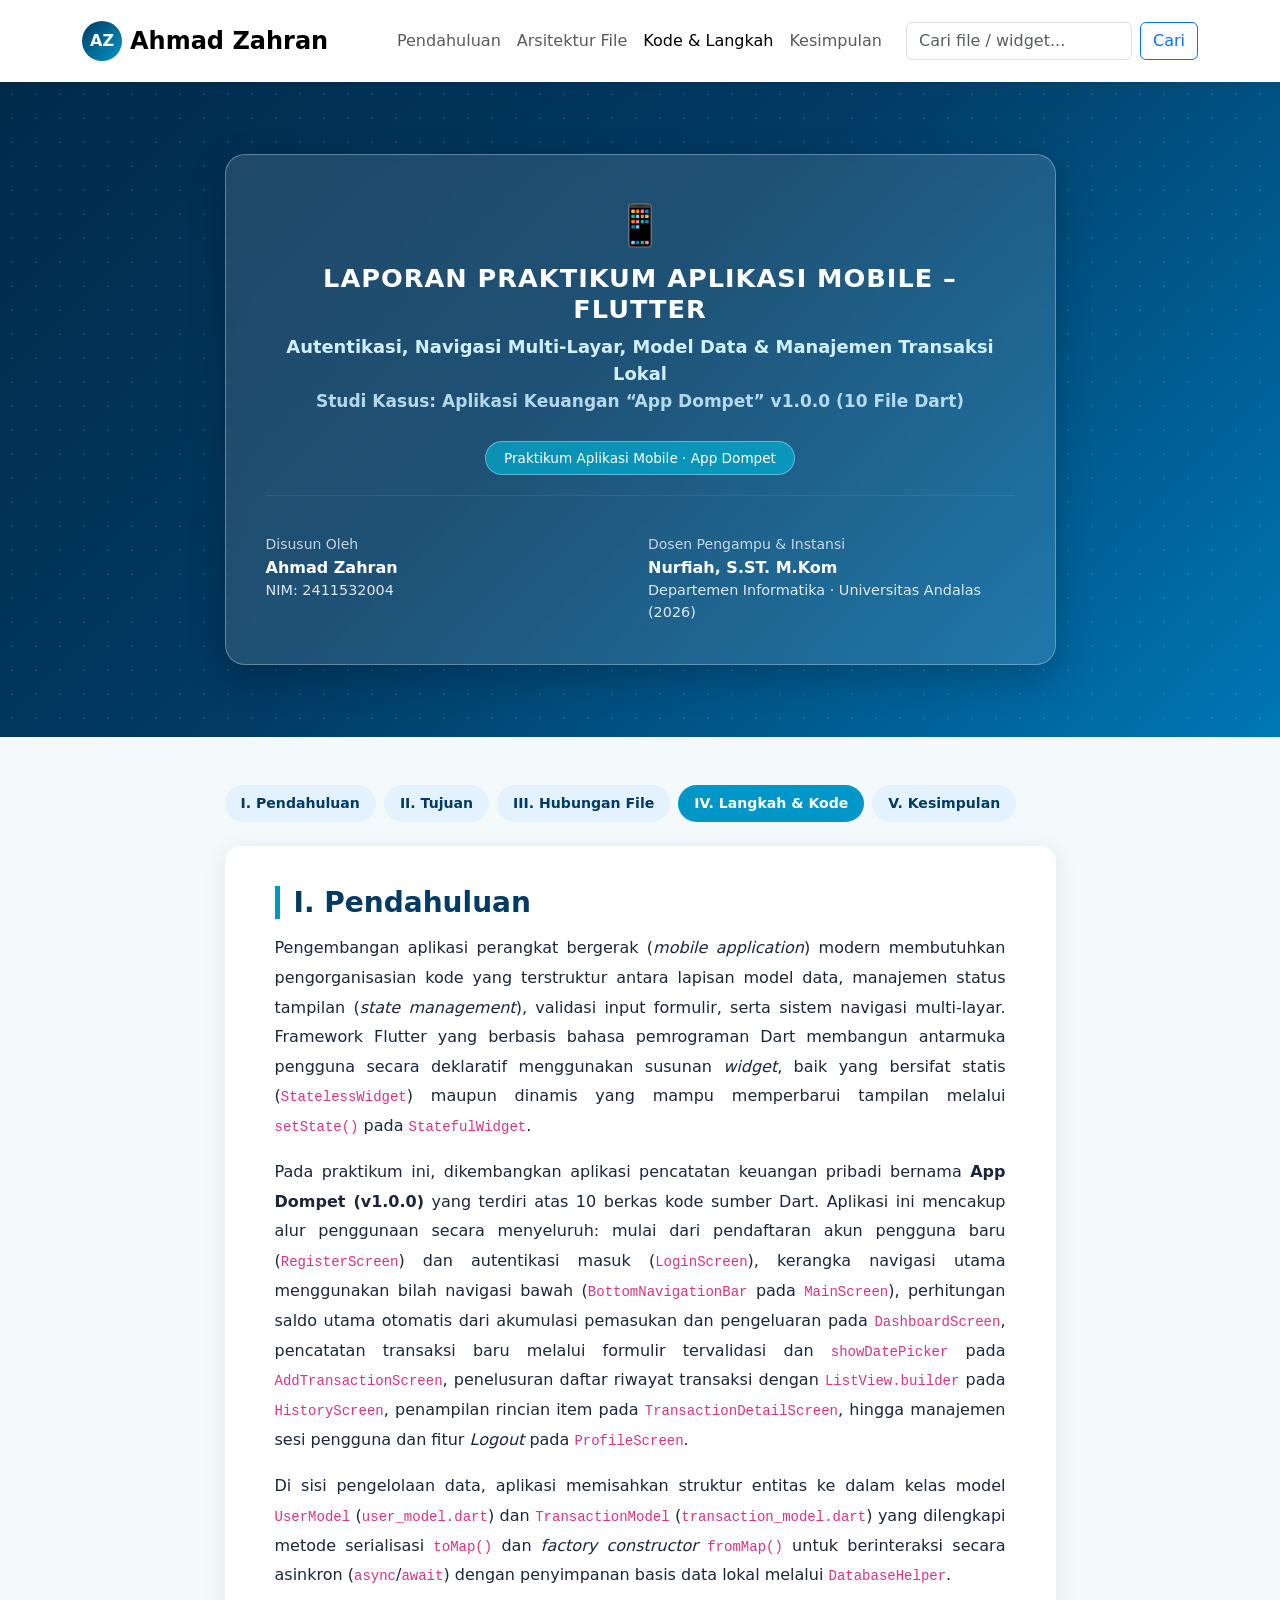
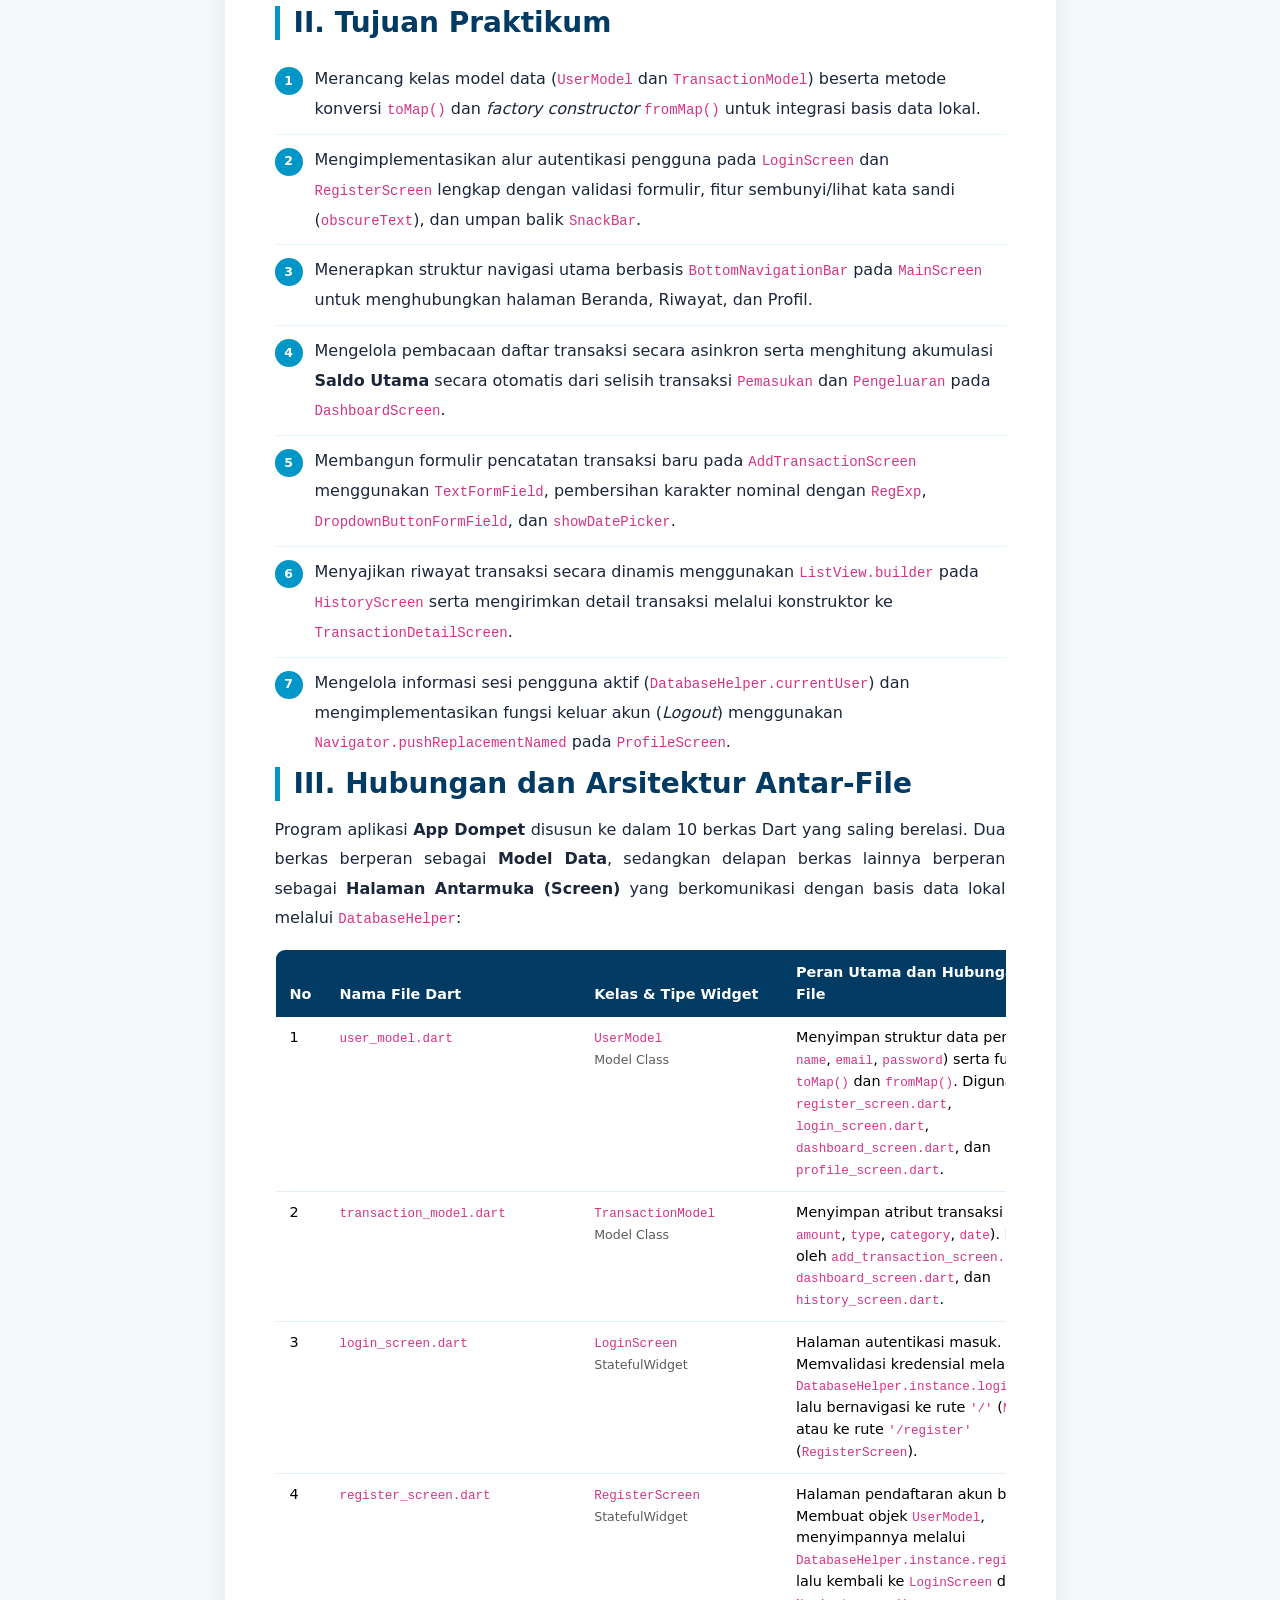
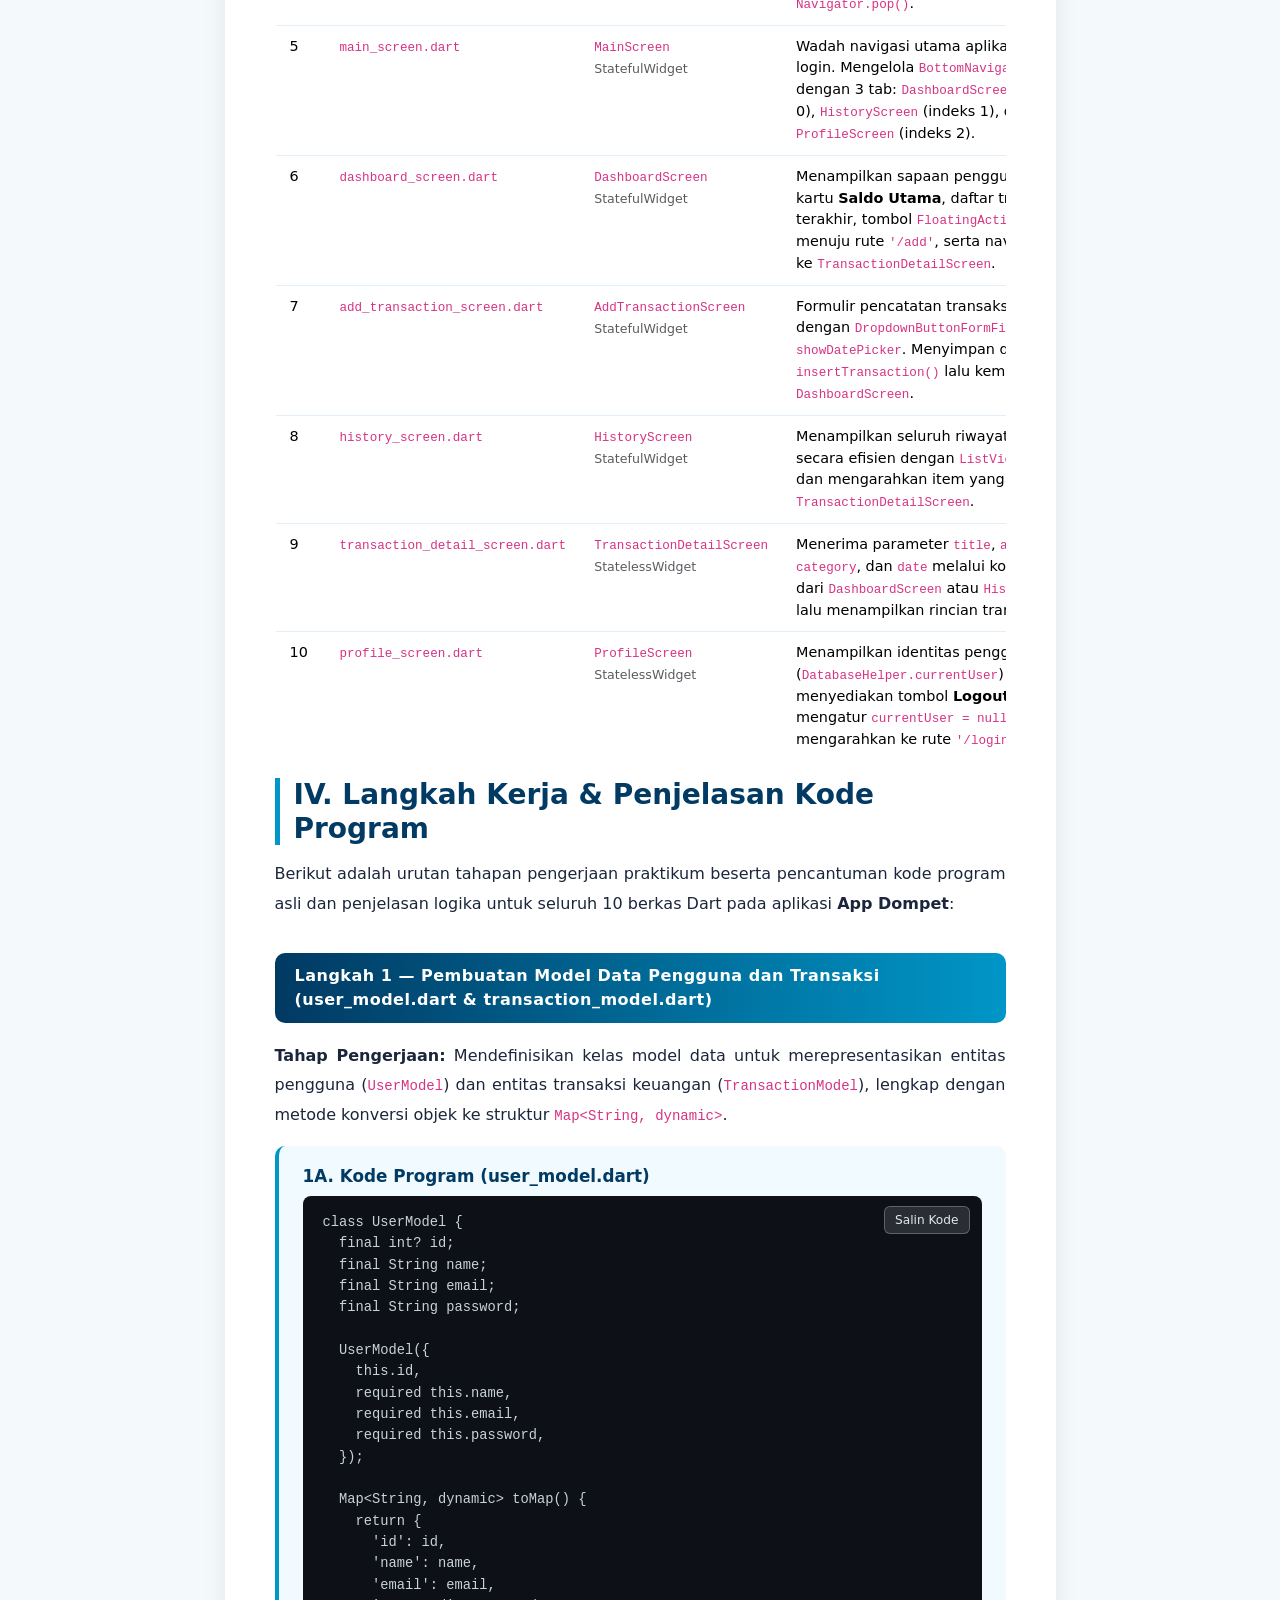
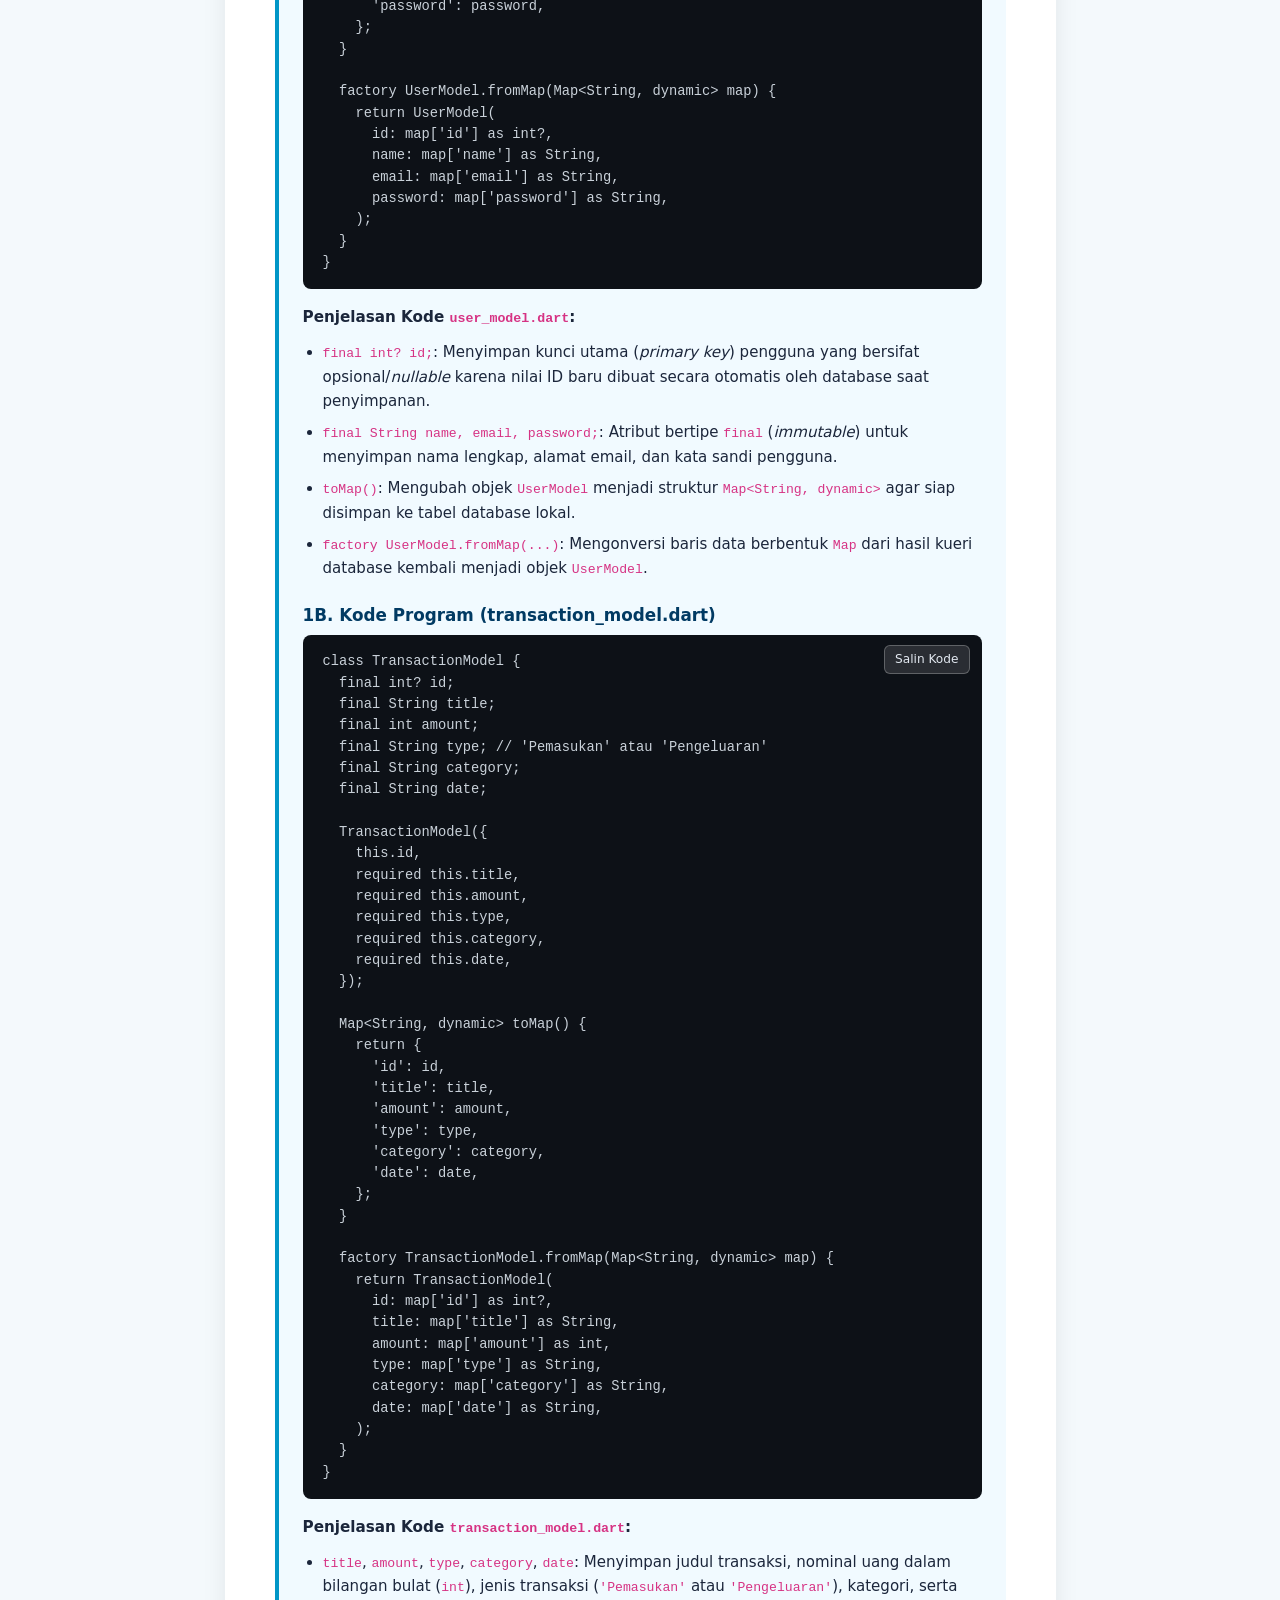
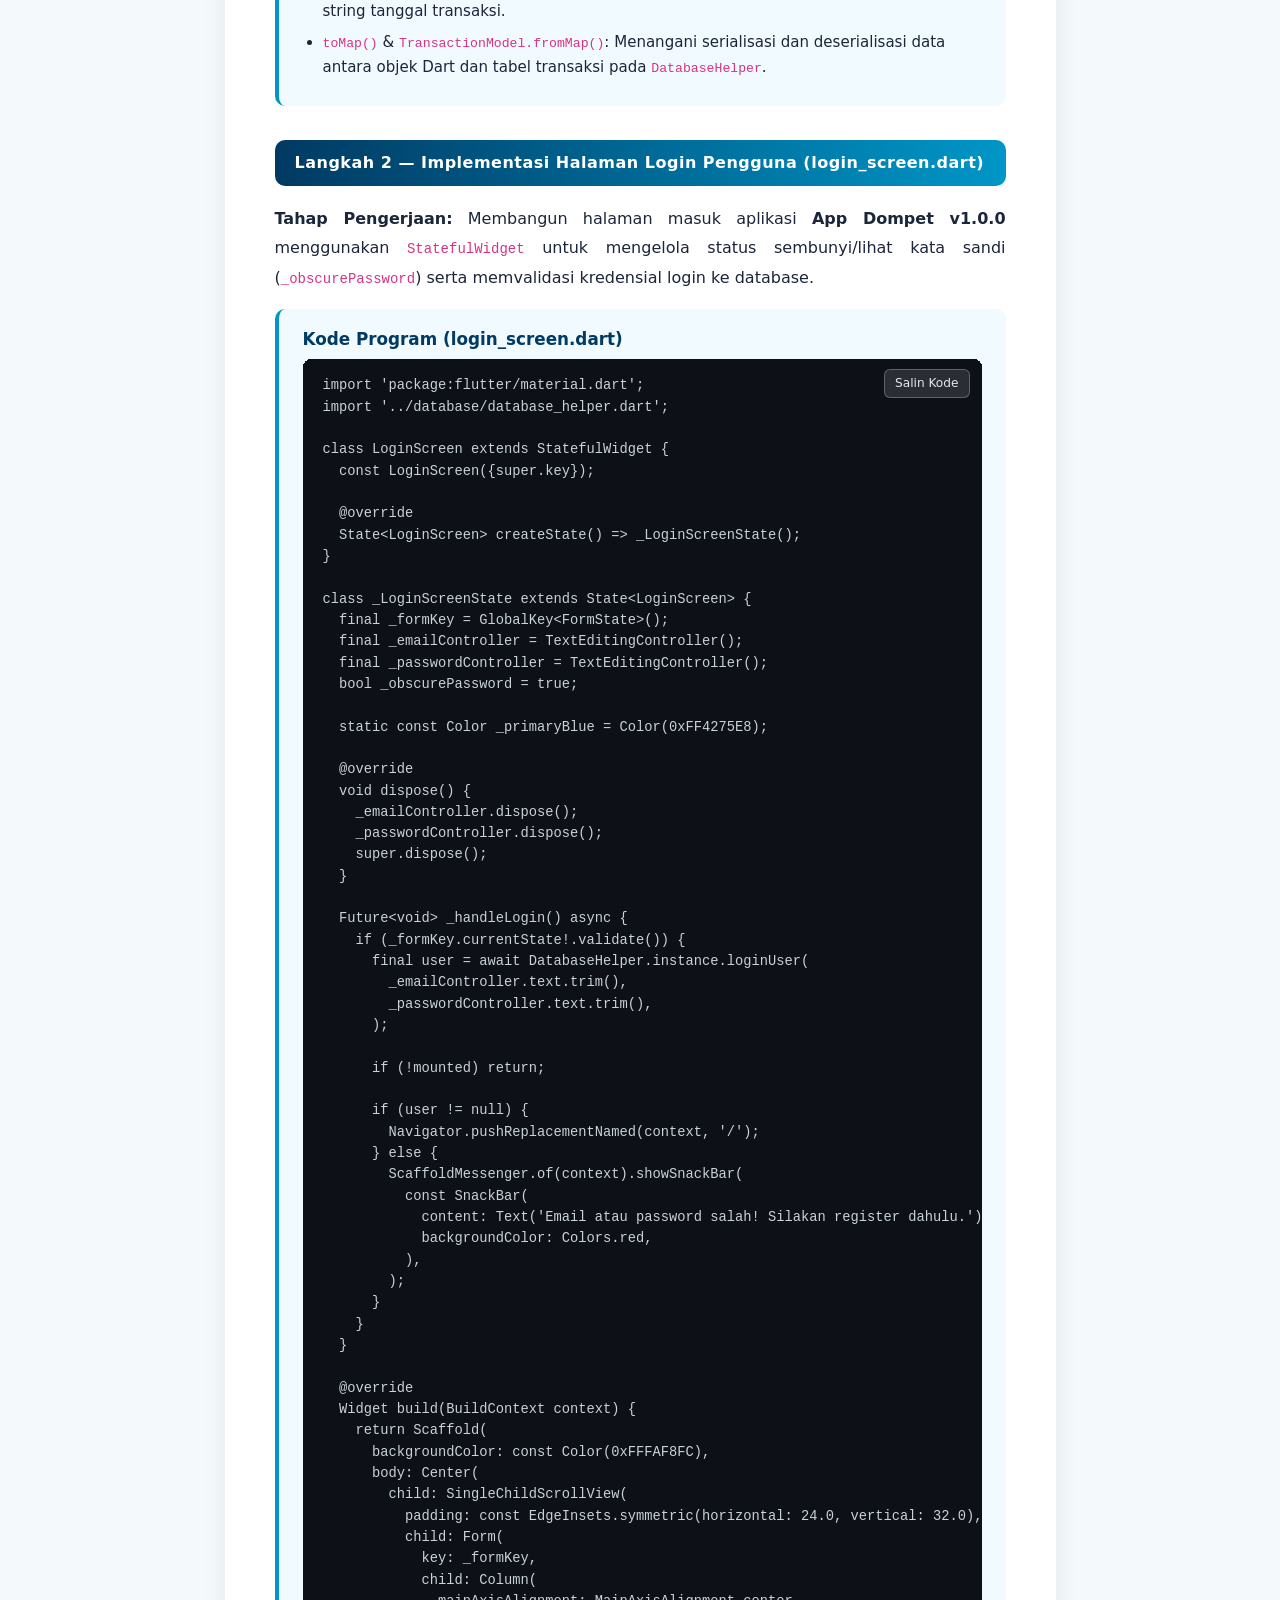
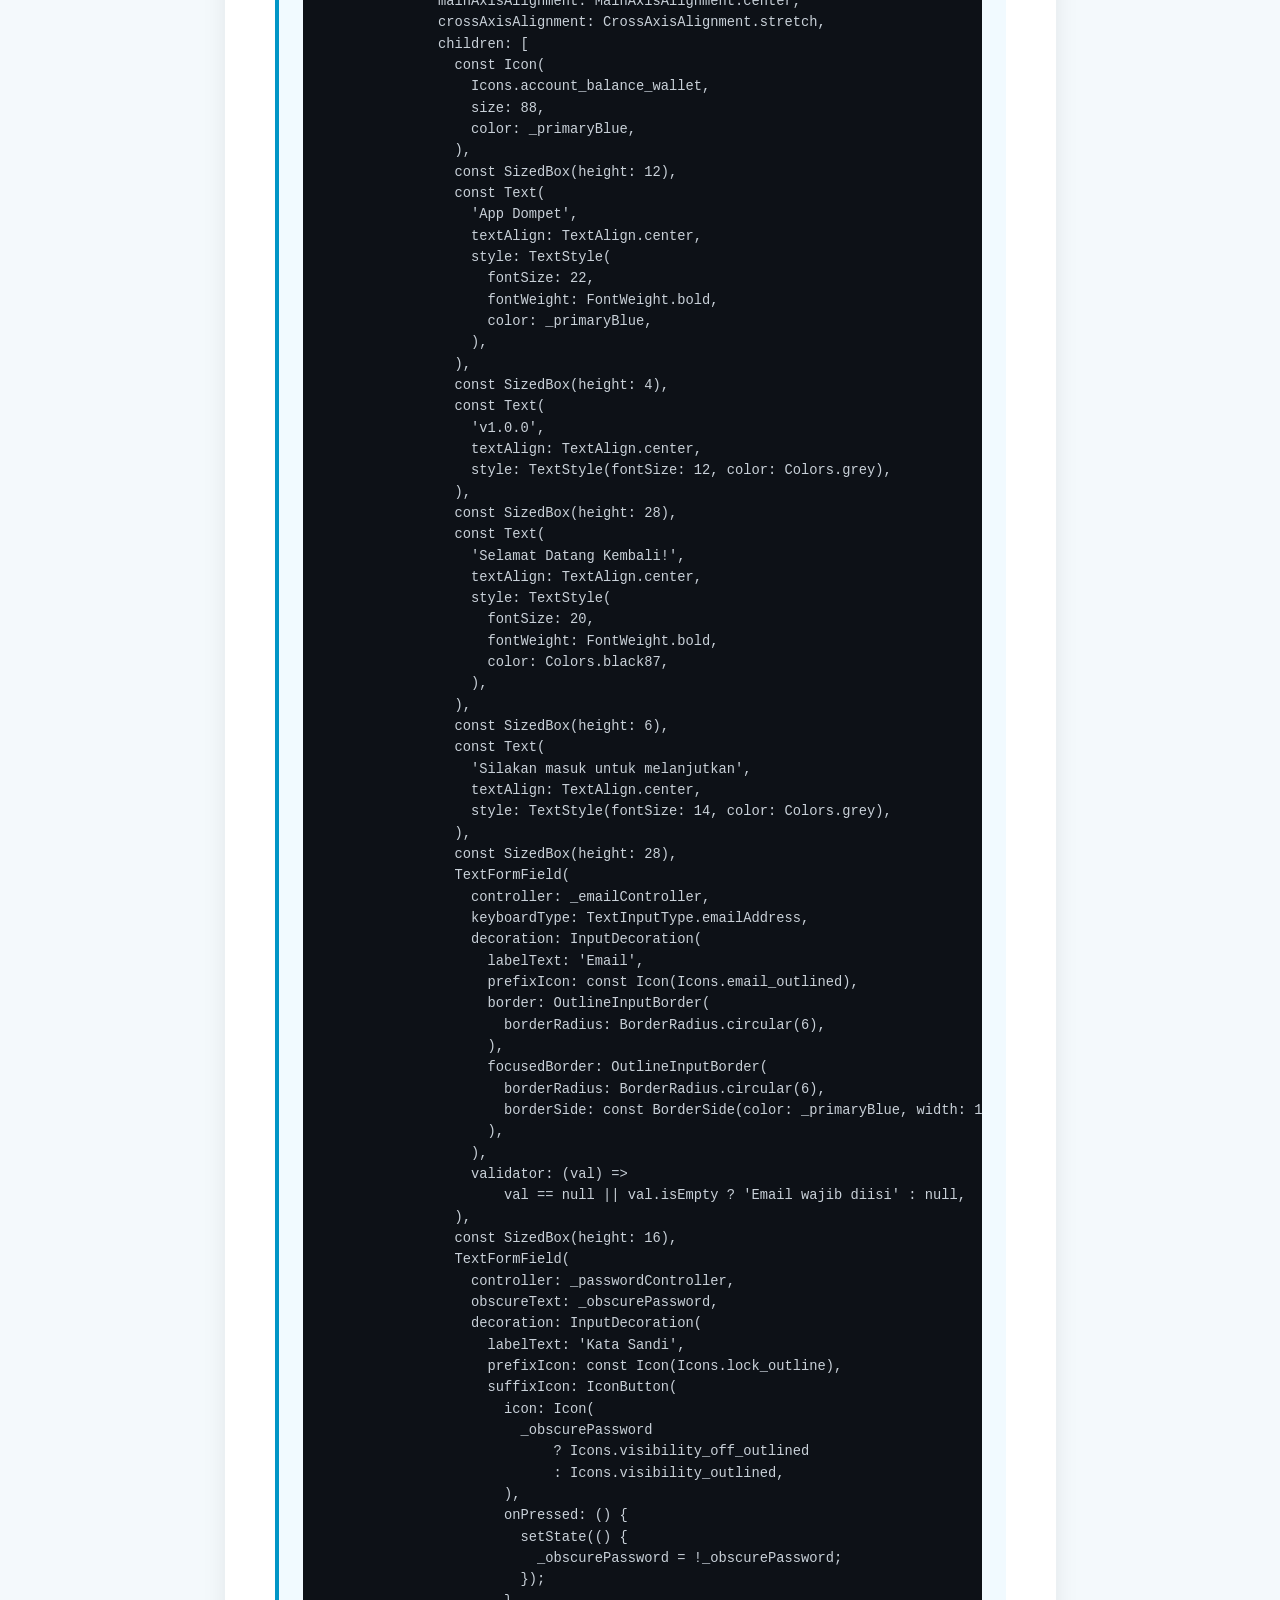
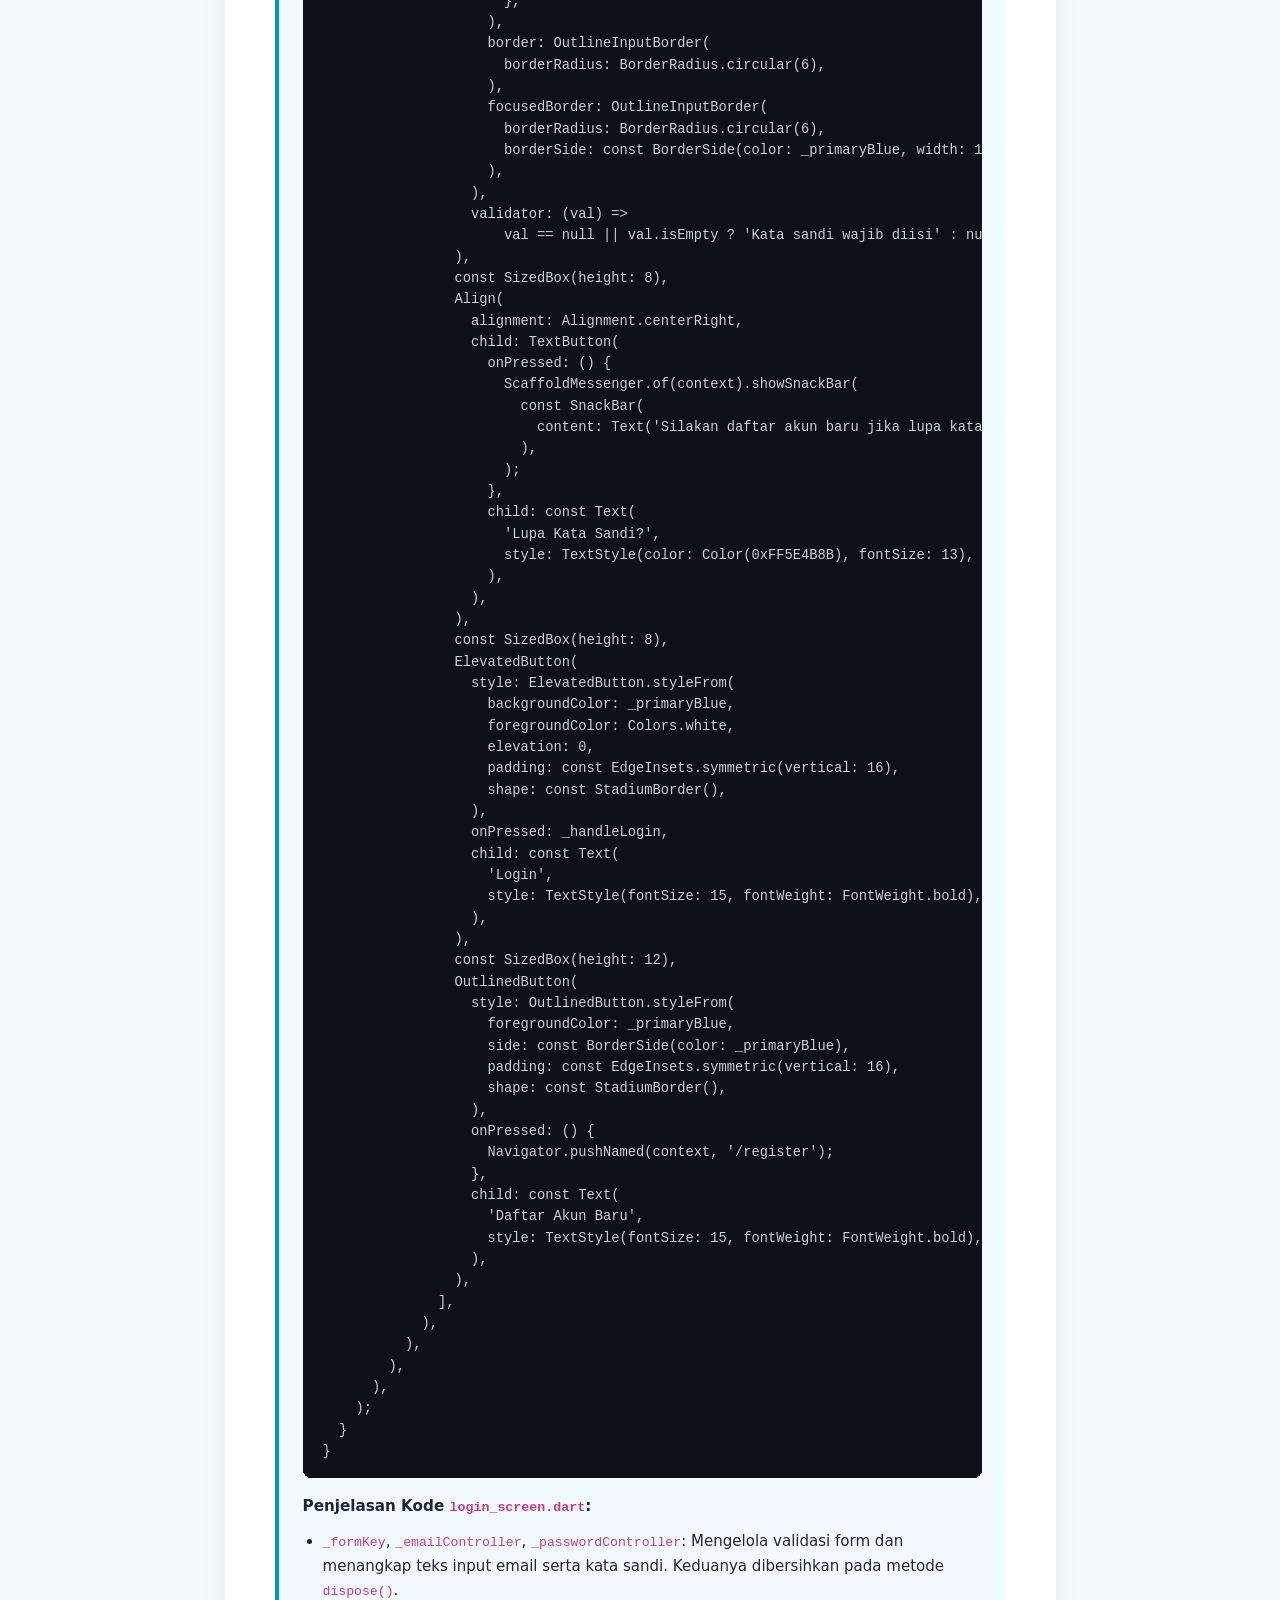
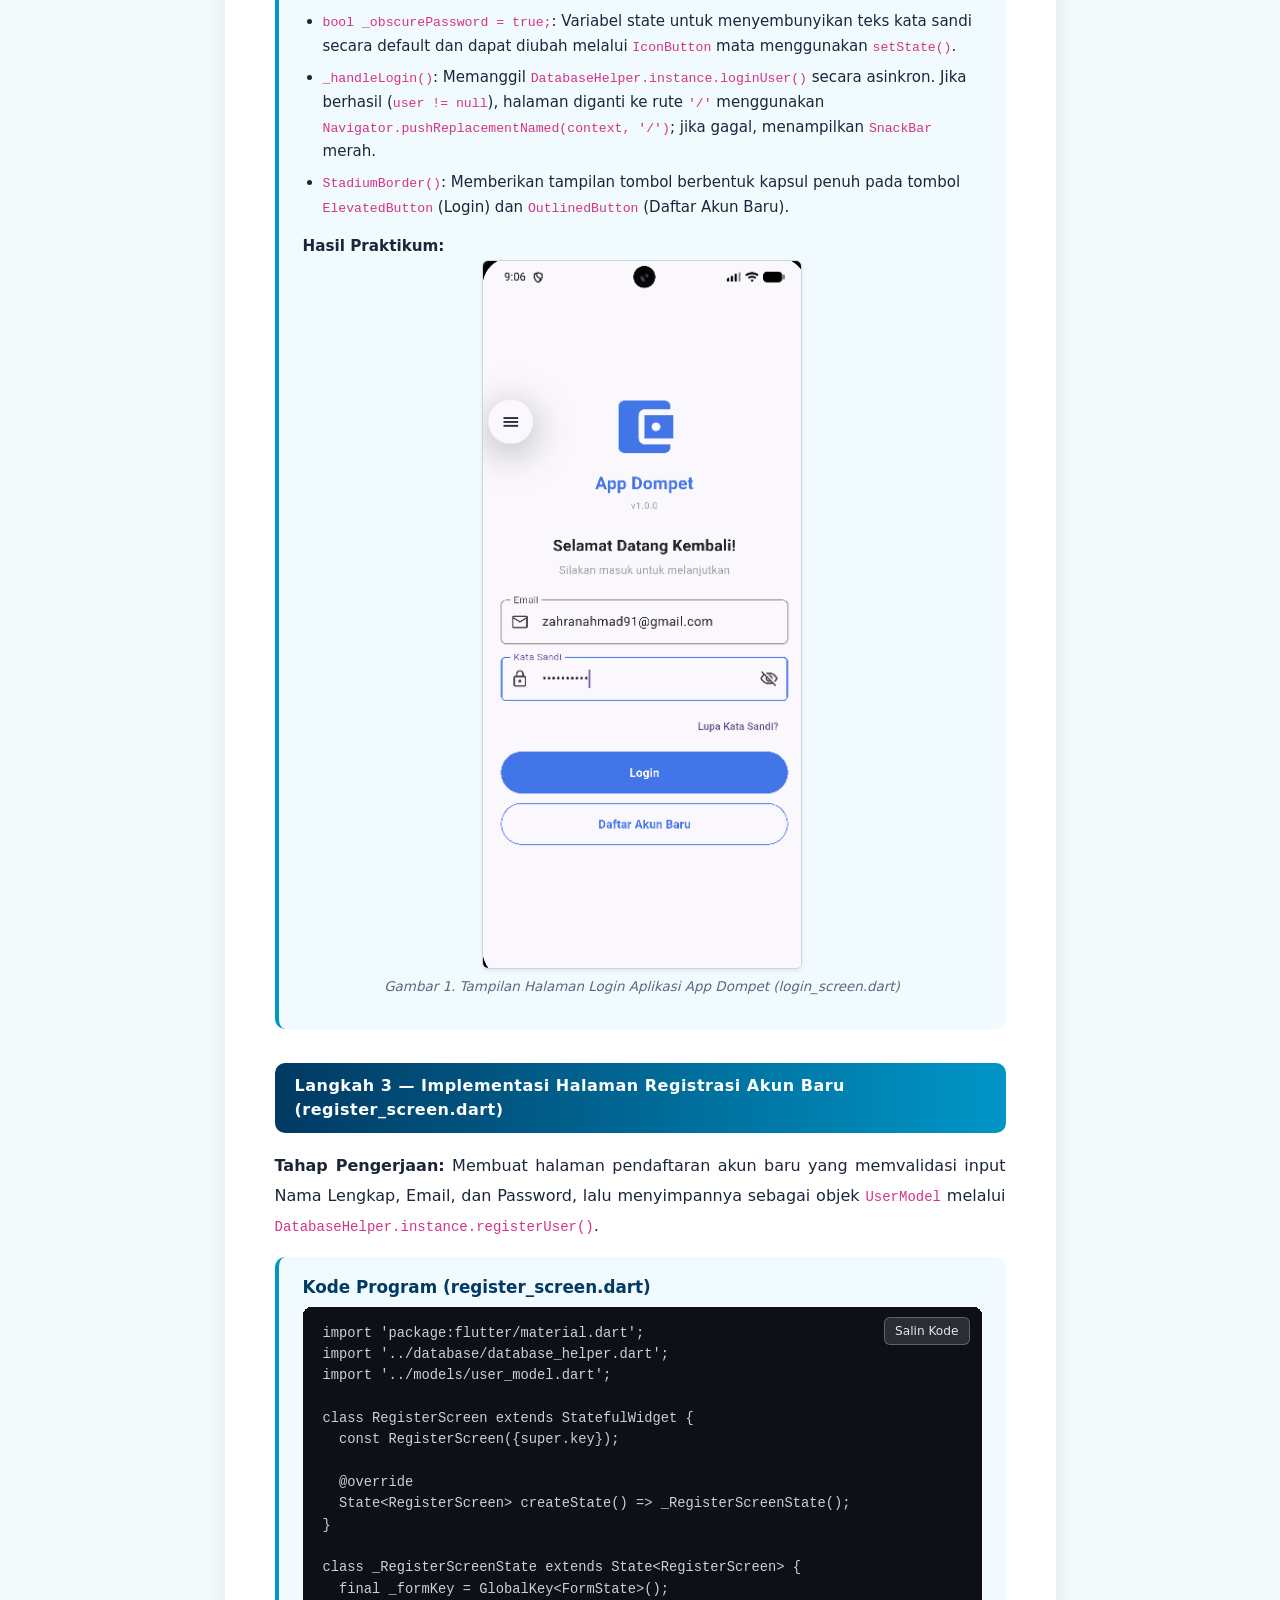
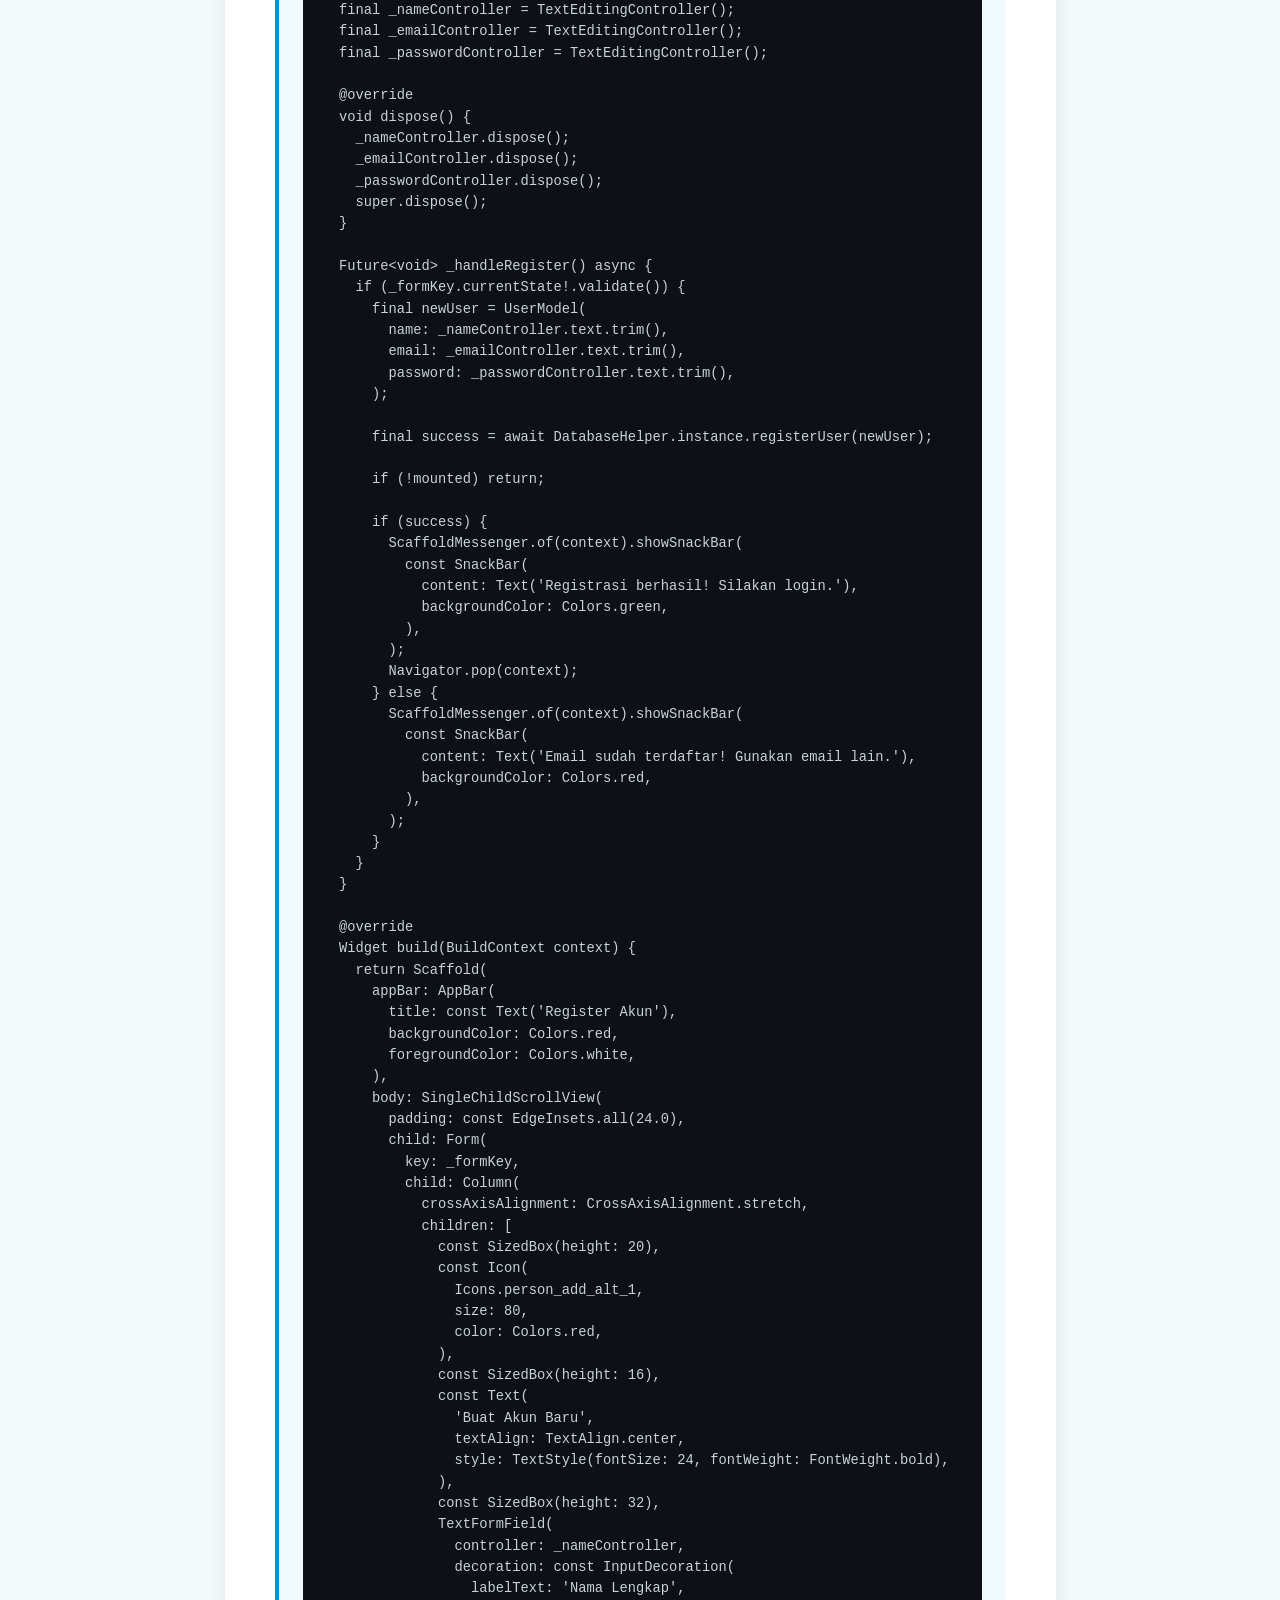
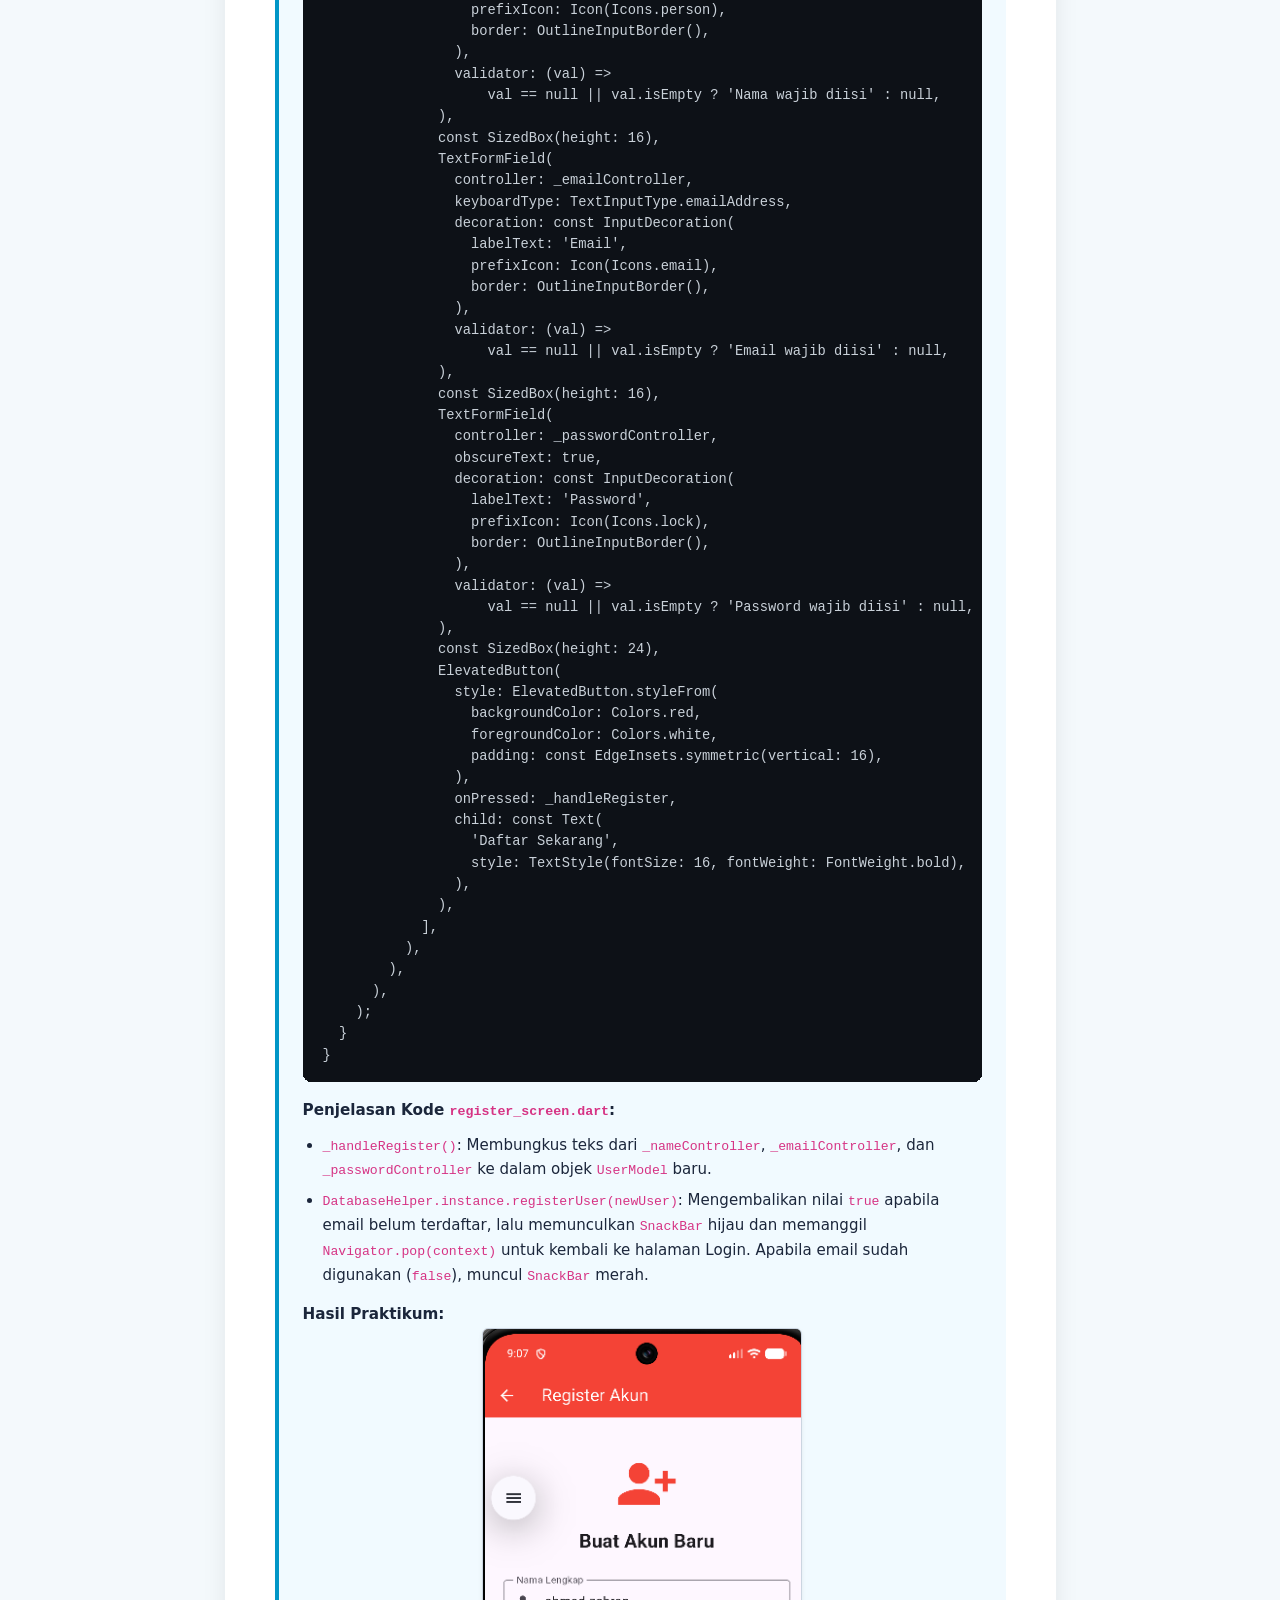
<file: laprak5_mobile.html>
<!DOCTYPE html>
<html lang="id">
<head>
  <meta charset="UTF-8">
  <meta name="viewport" content="width=device-width, initial-scale=1.0">
  <title>Laporan Praktikum Aplikasi Mobile - Ahmad Zahran (App Dompet)</title>
  <link href="https://cdn.jsdelivr.net/npm/bootstrap@5.3.0/dist/css/bootstrap.min.css" rel="stylesheet">
  <style>
    :root {
      --ocean-dark: #013a63;
      --ocean-primary: #0077b6;
      --ocean-accent: #0096c7;
      --ocean-light: #f1faff;
      --app-blue: #4275E8;
      --app-red: #f44336;
    }

    body {
      background-color: #f4f9fc;
      color: #1b263b;
      font-family: system-ui, -apple-system, "Segoe UI", Roboto, "Helvetica Neue", Arial, sans-serif;
      scroll-behavior: smooth;
    }

    .laporan-hero {
      background: linear-gradient(135deg, #012a4a 0%, #013a63 45%, #0077b6 100%);
      position: relative;
      overflow: hidden;
      padding-top: 72px;
      padding-bottom: 72px;
      color: #fff;
    }

    .laporan-hero::before {
      content: "";
      position: absolute;
      inset: 0;
      background-image: radial-gradient(rgba(255, 255, 255, 0.10) 1px, transparent 1px);
      background-size: 24px 24px;
      pointer-events: none;
    }

    .laporan-cover {
      position: relative;
      background: rgba(255, 255, 255, 0.12);
      backdrop-filter: blur(10px);
      border: 1px solid rgba(255, 255, 255, 0.3);
      border-radius: 20px;
      padding: 40px;
      text-align: center;
      color: #fff;
      box-shadow: 0 12px 36px rgba(0, 0, 0, 0.22);
    }

    .laporan-cover h1 {
      font-size: 1.6rem;
      font-weight: 700;
      letter-spacing: 1px;
      text-transform: uppercase;
    }

    .laporan-cover h2 {
      font-size: 1.12rem;
      font-weight: 600;
      margin-top: 10px;
      color: #d0f0ff;
      line-height: 1.5;
    }

    .badge-info {
      background: rgba(0, 180, 216, 0.65);
      border: 1px solid rgba(255, 255, 255, 0.35);
      border-radius: 30px;
      padding: 6px 18px;
      font-size: 0.85rem;
      display: inline-block;
      margin-top: 10px;
    }

    .report-body {
      background: #fff;
      border-radius: 16px;
      box-shadow: 0 4px 24px rgba(0, 0, 0, 0.08);
      padding: 40px 50px;
    }

    .report-body h3 {
      color: #013a63;
      font-weight: 700;
      border-left: 5px solid #0096c7;
      padding-left: 14px;
      margin-top: 36px;
      margin-bottom: 14px;
    }

    .report-body h3:first-child {
      margin-top: 0;
    }

    .report-body h4 {
      color: #0077b6;
      font-weight: 600;
      margin-top: 28px;
      margin-bottom: 10px;
    }

    .report-body p {
      color: #1b263b;
      line-height: 1.85;
      font-size: 1rem;
      text-align: justify;
    }

    .step-card {
      background: #f1faff;
      border-left: 4px solid #0096c7;
      border-radius: 10px;
      padding: 20px 24px;
      margin-bottom: 22px;
    }

    .step-card h5 {
      color: #013a63;
      font-weight: 700;
      margin-bottom: 8px;
      font-size: 1.05rem;
    }

    .step-card p {
      margin: 0;
      font-size: 0.95rem;
      text-align: left;
    }

    .code-wrapper {
      position: relative;
      margin: 10px 0 14px;
    }

    .copy-code-btn {
      position: absolute;
      top: 10px;
      right: 12px;
      background: rgba(255, 255, 255, 0.12);
      color: #e2e8f0;
      border: 1px solid rgba(255, 255, 255, 0.25);
      border-radius: 6px;
      padding: 4px 10px;
      font-size: 0.76rem;
      cursor: pointer;
      transition: all 0.2s ease;
    }

    .copy-code-btn:hover {
      background: #0096c7;
      color: #fff;
      border-color: #0096c7;
    }

    .code-block {
      background: #0d1117;
      color: #c9d1d9;
      border-radius: 8px;
      padding: 16px 20px;
      font-family: 'Courier New', Consolas, monospace;
      font-size: 0.86rem;
      margin: 0;
      overflow-x: auto;
      white-space: pre;
      line-height: 1.55;
    }

    .tujuan-item {
      display: flex;
      align-items: flex-start;
      gap: 12px;
      padding: 10px 0;
      border-bottom: 1px solid #e7f5ff;
    }

    .tujuan-item:last-child {
      border-bottom: none;
    }

    .tujuan-item p {
      margin: 0;
      text-align: left;
    }

    .tujuan-icon {
      background: #0096c7;
      color: #fff;
      border-radius: 50%;
      width: 28px;
      height: 28px;
      min-width: 28px;
      display: flex;
      align-items: center;
      justify-content: center;
      font-size: 0.78rem;
      font-weight: 700;
      margin-top: 3px;
    }

    .bab-divider {
      background: linear-gradient(90deg, #013a63, #0096c7);
      color: #fff;
      border-radius: 10px;
      padding: 11px 20px;
      font-weight: 700;
      font-size: 1rem;
      margin: 34px 0 18px;
      letter-spacing: 0.5px;
    }

    .kesimpulan-box {
      background: linear-gradient(135deg, #e0f7ff, #b3e9ff);
      border-radius: 14px;
      padding: 28px 32px;
      border-left: 6px solid #0077b6;
      margin-top: 20px;
    }

    .kesimpulan-box li {
      margin-bottom: 10px;
      line-height: 1.75;
      color: #1b263b;
    }

    .laporan-nav-pills .nav-link {
      color: #013a63;
      background: #e3f2fd;
      border-radius: 30px;
      font-weight: 600;
      padding: 8px 16px;
      font-size: 0.88rem;
      transition: all 0.2s ease;
    }

    .laporan-nav-pills .nav-link:hover {
      background: #bae6fd;
    }

    .laporan-nav-pills .nav-link.active {
      background: #0096c7;
      color: #fff;
    }

    .step-img-caption {
      text-align: center;
      font-size: 0.84rem;
      color: #5c677d;
      margin-top: 8px;
      margin-bottom: 12px;
      font-style: italic;
    }

    /* Tabel Arsitektur */
    .arch-table {
      font-size: 0.9rem;
      border-radius: 10px;
      overflow: hidden;
      border: 1px solid #cfe8fc;
    }

    .arch-table thead th {
      background: #013a63;
      color: #fff;
      border: none;
      padding: 12px 14px;
    }

    .arch-table tbody td {
      padding: 10px 14px;
      vertical-align: top;
      border-color: #e2eff9;
    }

    .arch-table tbody tr:nth-child(even) {
      background-color: #f8fcff;
    }

    .brand-avatar {
      height: 40px;
      width: 40px;
      border-radius: 50%;
      background: linear-gradient(135deg, #013a63, #0096c7);
      color: #fff;
      display: inline-flex;
      align-items: center;
      justify-content: center;
      font-weight: 700;
      font-size: 1rem;
    }

    .code-explain-list {
      padding-left: 20px;
      font-size: 0.94rem;
      margin-top: 8px;
      margin-bottom: 12px;
    }

    .code-explain-list li {
      margin-bottom: 6px;
      line-height: 1.65;
    }

    @media (max-width: 768px) {
      .report-body {
        padding: 24px 18px;
      }
      .laporan-cover {
        padding: 26px 18px;
      }
    }
  </style>
</head>

<body id="top">

<!-- ========== NAVBAR ========== -->
<nav class="navbar navbar-expand-lg navbar-light bg-white py-3 sticky-top shadow-sm">
  <div class="container">
    <a class="navbar-brand d-flex align-items-center fw-bold fs-4" href="#top">
      <span class="brand-avatar me-2">AZ</span>
      Ahmad Zahran
    </a>
    <button class="navbar-toggler" type="button" data-bs-toggle="collapse" data-bs-target="#navbarNav" aria-label="Toggle navigation">
      <span class="navbar-toggler-icon"></span>
    </button>
    <div class="collapse navbar-collapse" id="navbarNav">
      <ul class="navbar-nav ms-auto mb-2 mb-lg-0">
        <li class="nav-item"><a class="nav-link" href="#pendahuluan">Pendahuluan</a></li>
        <li class="nav-item"><a class="nav-link" href="#arsitektur">Arsitektur File</a></li>
        <li class="nav-item"><a class="nav-link active" href="#langkah">Kode &amp; Langkah</a></li>
        <li class="nav-item"><a class="nav-link" href="#kesimpulan">Kesimpulan</a></li>
      </ul>
      <form class="d-flex ms-lg-3 mt-2 mt-lg-0" id="searchForm">
        <input class="form-control me-2" id="searchInput" type="search" placeholder="Cari file / widget...">
        <button class="btn btn-outline-primary" type="submit">Cari</button>
      </form>
    </div>
  </div>
</nav>

<!-- ========== HERO COVER ========== -->
<div class="laporan-hero">
  <div class="container">
    <div class="row justify-content-center">
      <div class="col-md-9">
        <div class="laporan-cover">
          <div style="font-size:2.5rem; margin-bottom:8px;">📱</div>
          <h1>Laporan Praktikum Aplikasi Mobile – Flutter</h1>
          <h2>Autentikasi, Navigasi Multi-Layar, Model Data &amp; Manajemen Transaksi Lokal<br>
            <span style="opacity:0.85; font-size:0.95em;">Studi Kasus: Aplikasi Keuangan &ldquo;App Dompet&rdquo; v1.0.0 (10 File Dart)</span>
          </h2>
          <div class="mt-3">
            <span class="badge-info">Praktikum Aplikasi Mobile · App Dompet</span>
          </div>
          <hr style="border-color:rgba(255,255,255,0.3); margin:20px 0;">
          <div class="row text-start g-3 mt-1">
            <div class="col-sm-6">
              <small style="opacity:0.75">Disusun Oleh</small>
              <div class="fw-bold">Ahmad Zahran</div>
              <div style="opacity:0.85; font-size:0.9rem;">NIM: 2411532004</div>
            </div>
            <div class="col-sm-6">
              <small style="opacity:0.75">Dosen Pengampu &amp; Instansi</small>
              <div class="fw-bold">Nurfiah, S.ST. M.Kom</div>
              <div style="opacity:0.85; font-size:0.9rem;">Departemen Informatika · Universitas Andalas (2026)</div>
            </div>
          </div>
        </div>
      </div>
    </div>
  </div>
</div>

<!-- ========== KONTEN LAPORAN ========== -->
<section class="py-5">
  <div class="container">
    <div class="row justify-content-center">
      <div class="col-lg-9">

        <!-- Nav Pills -->
        <ul class="nav laporan-nav-pills mb-4 gap-2 flex-wrap">
          <li class="nav-item"><a class="nav-link active" href="#pendahuluan">I. Pendahuluan</a></li>
          <li class="nav-item"><a class="nav-link" href="#tujuan">II. Tujuan</a></li>
          <li class="nav-item"><a class="nav-link" href="#arsitektur">III. Hubungan File</a></li>
          <li class="nav-item"><a class="nav-link" href="#langkah">IV. Langkah &amp; Kode</a></li>
          <li class="nav-item"><a class="nav-link" href="#kesimpulan">V. Kesimpulan</a></li>
        </ul>

        <div id="searchStatus" class="alert alert-info py-2 px-3 mb-3 d-none"></div>

        <div class="report-body">

          <!-- ===== I. PENDAHULUAN ===== -->
          <div id="pendahuluan" class="searchable-section">
            <h3>I. Pendahuluan</h3>
            <p>
              Pengembangan aplikasi perangkat bergerak (<em>mobile application</em>) modern membutuhkan pengorganisasian kode yang terstruktur antara lapisan model data, manajemen status tampilan (<em>state management</em>), validasi input formulir, serta sistem navigasi multi-layar. Framework Flutter yang berbasis bahasa pemrograman Dart membangun antarmuka pengguna secara deklaratif menggunakan susunan <em>widget</em>, baik yang bersifat statis (<code>StatelessWidget</code>) maupun dinamis yang mampu memperbarui tampilan melalui <code>setState()</code> pada <code>StatefulWidget</code>.
            </p>
            <p>
              Pada praktikum ini, dikembangkan aplikasi pencatatan keuangan pribadi bernama <strong>App Dompet (v1.0.0)</strong> yang terdiri atas 10 berkas kode sumber Dart. Aplikasi ini mencakup alur penggunaan secara menyeluruh: mulai dari pendaftaran akun pengguna baru (<code>RegisterScreen</code>) dan autentikasi masuk (<code>LoginScreen</code>), kerangka navigasi utama menggunakan bilah navigasi bawah (<code>BottomNavigationBar</code> pada <code>MainScreen</code>), perhitungan saldo utama otomatis dari akumulasi pemasukan dan pengeluaran pada <code>DashboardScreen</code>, pencatatan transaksi baru melalui formulir tervalidasi dan <code>showDatePicker</code> pada <code>AddTransactionScreen</code>, penelusuran daftar riwayat transaksi dengan <code>ListView.builder</code> pada <code>HistoryScreen</code>, penampilan rincian item pada <code>TransactionDetailScreen</code>, hingga manajemen sesi pengguna dan fitur <em>Logout</em> pada <code>ProfileScreen</code>.
            </p>
            <p>
              Di sisi pengelolaan data, aplikasi memisahkan struktur entitas ke dalam kelas model <code>UserModel</code> (<code>user_model.dart</code>) dan <code>TransactionModel</code> (<code>transaction_model.dart</code>) yang dilengkapi metode serialisasi <code>toMap()</code> dan <em>factory constructor</em> <code>fromMap()</code> untuk berinteraksi secara asinkron (<code>async</code>/<code>await</code>) dengan penyimpanan basis data lokal melalui <code>DatabaseHelper</code>.
            </p>
          </div>

          <!-- ===== II. TUJUAN ===== -->
          <div id="tujuan" class="searchable-section">
            <h3>II. Tujuan Praktikum</h3>
            <div>
              <div class="tujuan-item">
                <div class="tujuan-icon">1</div>
                <p>Merancang kelas model data (<code>UserModel</code> dan <code>TransactionModel</code>) beserta metode konversi <code>toMap()</code> dan <em>factory constructor</em> <code>fromMap()</code> untuk integrasi basis data lokal.</p>
              </div>
              <div class="tujuan-item">
                <div class="tujuan-icon">2</div>
                <p>Mengimplementasikan alur autentikasi pengguna pada <code>LoginScreen</code> dan <code>RegisterScreen</code> lengkap dengan validasi formulir, fitur sembunyi/lihat kata sandi (<code>obscureText</code>), dan umpan balik <code>SnackBar</code>.</p>
              </div>
              <div class="tujuan-item">
                <div class="tujuan-icon">3</div>
                <p>Menerapkan struktur navigasi utama berbasis <code>BottomNavigationBar</code> pada <code>MainScreen</code> untuk menghubungkan halaman Beranda, Riwayat, dan Profil.</p>
              </div>
              <div class="tujuan-item">
                <div class="tujuan-icon">4</div>
                <p>Mengelola pembacaan daftar transaksi secara asinkron serta menghitung akumulasi <strong>Saldo Utama</strong> secara otomatis dari selisih transaksi <code>Pemasukan</code> dan <code>Pengeluaran</code> pada <code>DashboardScreen</code>.</p>
              </div>
              <div class="tujuan-item">
                <div class="tujuan-icon">5</div>
                <p>Membangun formulir pencatatan transaksi baru pada <code>AddTransactionScreen</code> menggunakan <code>TextFormField</code>, pembersihan karakter nominal dengan <code>RegExp</code>, <code>DropdownButtonFormField</code>, dan <code>showDatePicker</code>.</p>
              </div>
              <div class="tujuan-item">
                <div class="tujuan-icon">6</div>
                <p>Menyajikan riwayat transaksi secara dinamis menggunakan <code>ListView.builder</code> pada <code>HistoryScreen</code> serta mengirimkan detail transaksi melalui konstruktor ke <code>TransactionDetailScreen</code>.</p>
              </div>
              <div class="tujuan-item">
                <div class="tujuan-icon">7</div>
                <p>Mengelola informasi sesi pengguna aktif (<code>DatabaseHelper.currentUser</code>) dan mengimplementasikan fungsi keluar akun (<em>Logout</em>) menggunakan <code>Navigator.pushReplacementNamed</code> pada <code>ProfileScreen</code>.</p>
              </div>
            </div>
          </div>

          <!-- ===== III. HUBUNGAN DAN ARSITEKTUR ANTAR-FILE ===== -->
          <div id="arsitektur" class="searchable-section">
            <h3>III. Hubungan dan Arsitektur Antar-File</h3>
            <p>
              Program aplikasi <strong>App Dompet</strong> disusun ke dalam 10 berkas Dart yang saling berelasi. Dua berkas berperan sebagai <strong>Model Data</strong>, sedangkan delapan berkas lainnya berperan sebagai <strong>Halaman Antarmuka (Screen)</strong> yang berkomunikasi dengan basis data lokal melalui <code>DatabaseHelper</code>:
            </p>

            <div class="table-responsive my-3">
              <table class="table arch-table mb-0">
                <thead>
                  <tr>
                    <th style="width:5%;">No</th>
                    <th style="width:27%;">Nama File Dart</th>
                    <th style="width:22%;">Kelas &amp; Tipe Widget</th>
                    <th style="width:46%;">Peran Utama dan Hubungan Antar-File</th>
                  </tr>
                </thead>
                <tbody>
                  <tr>
                    <td>1</td>
                    <td><code>user_model.dart</code></td>
                    <td><code>UserModel</code><br><small class="text-muted">Model Class</small></td>
                    <td>Menyimpan struktur data pengguna (<code>id</code>, <code>name</code>, <code>email</code>, <code>password</code>) serta fungsi <code>toMap()</code> dan <code>fromMap()</code>. Digunakan oleh <code>register_screen.dart</code>, <code>login_screen.dart</code>, <code>dashboard_screen.dart</code>, dan <code>profile_screen.dart</code>.</td>
                  </tr>
                  <tr>
                    <td>2</td>
                    <td><code>transaction_model.dart</code></td>
                    <td><code>TransactionModel</code><br><small class="text-muted">Model Class</small></td>
                    <td>Menyimpan atribut transaksi (<code>id</code>, <code>title</code>, <code>amount</code>, <code>type</code>, <code>category</code>, <code>date</code>). Digunakan oleh <code>add_transaction_screen.dart</code>, <code>dashboard_screen.dart</code>, dan <code>history_screen.dart</code>.</td>
                  </tr>
                  <tr>
                    <td>3</td>
                    <td><code>login_screen.dart</code></td>
                    <td><code>LoginScreen</code><br><small class="text-muted">StatefulWidget</small></td>
                    <td>Halaman autentikasi masuk. Memvalidasi kredensial melalui <code>DatabaseHelper.instance.loginUser()</code>, lalu bernavigasi ke rute <code>'/'</code> (<code>MainScreen</code>) atau ke rute <code>'/register'</code> (<code>RegisterScreen</code>).</td>
                  </tr>
                  <tr>
                    <td>4</td>
                    <td><code>register_screen.dart</code></td>
                    <td><code>RegisterScreen</code><br><small class="text-muted">StatefulWidget</small></td>
                    <td>Halaman pendaftaran akun baru. Membuat objek <code>UserModel</code>, menyimpannya melalui <code>DatabaseHelper.instance.registerUser()</code>, lalu kembali ke <code>LoginScreen</code> dengan <code>Navigator.pop()</code>.</td>
                  </tr>
                  <tr>
                    <td>5</td>
                    <td><code>main_screen.dart</code></td>
                    <td><code>MainScreen</code><br><small class="text-muted">StatefulWidget</small></td>
                    <td>Wadah navigasi utama aplikasi setelah login. Mengelola <code>BottomNavigationBar</code> dengan 3 tab: <code>DashboardScreen</code> (indeks 0), <code>HistoryScreen</code> (indeks 1), dan <code>ProfileScreen</code> (indeks 2).</td>
                  </tr>
                  <tr>
                    <td>6</td>
                    <td><code>dashboard_screen.dart</code></td>
                    <td><code>DashboardScreen</code><br><small class="text-muted">StatefulWidget</small></td>
                    <td>Menampilkan sapaan pengguna aktif, kartu <strong>Saldo Utama</strong>, daftar transaksi terakhir, tombol <code>FloatingActionButton</code> menuju rute <code>'/add'</code>, serta navigasi item ke <code>TransactionDetailScreen</code>.</td>
                  </tr>
                  <tr>
                    <td>7</td>
                    <td><code>add_transaction_screen.dart</code></td>
                    <td><code>AddTransactionScreen</code><br><small class="text-muted">StatefulWidget</small></td>
                    <td>Formulir pencatatan transaksi baru dengan <code>DropdownButtonFormField</code> dan <code>showDatePicker</code>. Menyimpan data via <code>insertTransaction()</code> lalu kembali ke <code>DashboardScreen</code>.</td>
                  </tr>
                  <tr>
                    <td>8</td>
                    <td><code>history_screen.dart</code></td>
                    <td><code>HistoryScreen</code><br><small class="text-muted">StatefulWidget</small></td>
                    <td>Menampilkan seluruh riwayat transaksi secara efisien dengan <code>ListView.builder</code> dan mengarahkan item yang diketuk ke <code>TransactionDetailScreen</code>.</td>
                  </tr>
                  <tr>
                    <td>9</td>
                    <td><code>transaction_detail_screen.dart</code></td>
                    <td><code>TransactionDetailScreen</code><br><small class="text-muted">StatelessWidget</small></td>
                    <td>Menerima parameter <code>title</code>, <code>amount</code>, <code>category</code>, dan <code>date</code> melalui konstruktor dari <code>DashboardScreen</code> atau <code>HistoryScreen</code>, lalu menampilkan rincian transaksi.</td>
                  </tr>
                  <tr>
                    <td>10</td>
                    <td><code>profile_screen.dart</code></td>
                    <td><code>ProfileScreen</code><br><small class="text-muted">StatelessWidget</small></td>
                    <td>Menampilkan identitas pengguna aktif (<code>DatabaseHelper.currentUser</code>) serta menyediakan tombol <strong>Logout</strong> yang mengatur <code>currentUser = null</code> dan mengarahkan ke rute <code>'/login'</code>.</td>
                  </tr>
                </tbody>
              </table>
            </div>
          </div>

          <!-- ===== IV. LANGKAH KERJA & PENJELASAN KODE PROGRAM ===== -->
          <div id="langkah">
            <h3>IV. Langkah Kerja &amp; Penjelasan Kode Program</h3>
            <p>
              Berikut adalah urutan tahapan pengerjaan praktikum beserta pencantuman kode program asli dan penjelasan logika untuk seluruh 10 berkas Dart pada aplikasi <strong>App Dompet</strong>:
            </p>

            <!-- LANGKAH 1: MODEL DATA -->
            <div class="searchable-section">
              <div class="bab-divider">Langkah 1 — Pembuatan Model Data Pengguna dan Transaksi (user_model.dart &amp; transaction_model.dart)</div>
              <p>
                <strong>Tahap Pengerjaan:</strong> Mendefinisikan kelas model data untuk merepresentasikan entitas pengguna (<code>UserModel</code>) dan entitas transaksi keuangan (<code>TransactionModel</code>), lengkap dengan metode konversi objek ke struktur <code>Map&lt;String, dynamic&gt;</code>.
              </p>

              <div class="step-card">
                <h5>1A. Kode Program (user_model.dart)</h5>
                <div class="code-wrapper">
                  <button type="button" class="copy-code-btn" data-copy-target="code-user-model">Salin Kode</button>
                  <div class="code-block" id="code-user-model">class UserModel {
  final int? id;
  final String name;
  final String email;
  final String password;

  UserModel({
    this.id,
    required this.name,
    required this.email,
    required this.password,
  });

  Map&lt;String, dynamic&gt; toMap() {
    return {
      'id': id,
      'name': name,
      'email': email,
      'password': password,
    };
  }

  factory UserModel.fromMap(Map&lt;String, dynamic&gt; map) {
    return UserModel(
      id: map['id'] as int?,
      name: map['name'] as String,
      email: map['email'] as String,
      password: map['password'] as String,
    );
  }
}</div>
                </div>
                <p><strong>Penjelasan Kode <code>user_model.dart</code>:</strong></p>
                <ul class="code-explain-list">
                  <li><code>final int? id;</code>: Menyimpan kunci utama (<em>primary key</em>) pengguna yang bersifat opsional/<em>nullable</em> karena nilai ID baru dibuat secara otomatis oleh database saat penyimpanan.</li>
                  <li><code>final String name, email, password;</code>: Atribut bertipe <code>final</code> (<em>immutable</em>) untuk menyimpan nama lengkap, alamat email, dan kata sandi pengguna.</li>
                  <li><code>toMap()</code>: Mengubah objek <code>UserModel</code> menjadi struktur <code>Map&lt;String, dynamic&gt;</code> agar siap disimpan ke tabel database lokal.</li>
                  <li><code>factory UserModel.fromMap(...)</code>: Mengonversi baris data berbentuk <code>Map</code> dari hasil kueri database kembali menjadi objek <code>UserModel</code>.</li>
                </ul>

                <h5 class="mt-4">1B. Kode Program (transaction_model.dart)</h5>
                <div class="code-wrapper">
                  <button type="button" class="copy-code-btn" data-copy-target="code-tx-model">Salin Kode</button>
                  <div class="code-block" id="code-tx-model">class TransactionModel {
  final int? id;
  final String title;
  final int amount;
  final String type; // 'Pemasukan' atau 'Pengeluaran'
  final String category;
  final String date;

  TransactionModel({
    this.id,
    required this.title,
    required this.amount,
    required this.type,
    required this.category,
    required this.date,
  });

  Map&lt;String, dynamic&gt; toMap() {
    return {
      'id': id,
      'title': title,
      'amount': amount,
      'type': type,
      'category': category,
      'date': date,
    };
  }

  factory TransactionModel.fromMap(Map&lt;String, dynamic&gt; map) {
    return TransactionModel(
      id: map['id'] as int?,
      title: map['title'] as String,
      amount: map['amount'] as int,
      type: map['type'] as String,
      category: map['category'] as String,
      date: map['date'] as String,
    );
  }
}</div>
                </div>
                <p><strong>Penjelasan Kode <code>transaction_model.dart</code>:</strong></p>
                <ul class="code-explain-list mb-0">
                  <li><code>title</code>, <code>amount</code>, <code>type</code>, <code>category</code>, <code>date</code>: Menyimpan judul transaksi, nominal uang dalam bilangan bulat (<code>int</code>), jenis transaksi (<code>'Pemasukan'</code> atau <code>'Pengeluaran'</code>), kategori, serta string tanggal transaksi.</li>
                  <li><code>toMap()</code> &amp; <code>TransactionModel.fromMap()</code>: Menangani serialisasi dan deserialisasi data antara objek Dart dan tabel transaksi pada <code>DatabaseHelper</code>.</li>
                </ul>
              </div>
            </div>

            <!-- LANGKAH 2: LOGIN SCREEN -->
            <div class="searchable-section">
              <div class="bab-divider">Langkah 2 — Implementasi Halaman Login Pengguna (login_screen.dart)</div>
              <p>
                <strong>Tahap Pengerjaan:</strong> Membangun halaman masuk aplikasi <strong>App Dompet v1.0.0</strong> menggunakan <code>StatefulWidget</code> untuk mengelola status sembunyi/lihat kata sandi (<code>_obscurePassword</code>) serta memvalidasi kredensial login ke database.
              </p>

              <div class="step-card">
                <h5>Kode Program (login_screen.dart)</h5>
                <div class="code-wrapper">
                  <button type="button" class="copy-code-btn" data-copy-target="code-login">Salin Kode</button>
                  <div class="code-block" id="code-login">import 'package:flutter/material.dart';
import '../database/database_helper.dart';

class LoginScreen extends StatefulWidget {
  const LoginScreen({super.key});

  @override
  State&lt;LoginScreen&gt; createState() =&gt; _LoginScreenState();
}

class _LoginScreenState extends State&lt;LoginScreen&gt; {
  final _formKey = GlobalKey&lt;FormState&gt;();
  final _emailController = TextEditingController();
  final _passwordController = TextEditingController();
  bool _obscurePassword = true;

  static const Color _primaryBlue = Color(0xFF4275E8);

  @override
  void dispose() {
    _emailController.dispose();
    _passwordController.dispose();
    super.dispose();
  }

  Future&lt;void&gt; _handleLogin() async {
    if (_formKey.currentState!.validate()) {
      final user = await DatabaseHelper.instance.loginUser(
        _emailController.text.trim(),
        _passwordController.text.trim(),
      );

      if (!mounted) return;

      if (user != null) {
        Navigator.pushReplacementNamed(context, '/');
      } else {
        ScaffoldMessenger.of(context).showSnackBar(
          const SnackBar(
            content: Text('Email atau password salah! Silakan register dahulu.'),
            backgroundColor: Colors.red,
          ),
        );
      }
    }
  }

  @override
  Widget build(BuildContext context) {
    return Scaffold(
      backgroundColor: const Color(0xFFFAF8FC),
      body: Center(
        child: SingleChildScrollView(
          padding: const EdgeInsets.symmetric(horizontal: 24.0, vertical: 32.0),
          child: Form(
            key: _formKey,
            child: Column(
              mainAxisAlignment: MainAxisAlignment.center,
              crossAxisAlignment: CrossAxisAlignment.stretch,
              children: [
                const Icon(
                  Icons.account_balance_wallet,
                  size: 88,
                  color: _primaryBlue,
                ),
                const SizedBox(height: 12),
                const Text(
                  'App Dompet',
                  textAlign: TextAlign.center,
                  style: TextStyle(
                    fontSize: 22,
                    fontWeight: FontWeight.bold,
                    color: _primaryBlue,
                  ),
                ),
                const SizedBox(height: 4),
                const Text(
                  'v1.0.0',
                  textAlign: TextAlign.center,
                  style: TextStyle(fontSize: 12, color: Colors.grey),
                ),
                const SizedBox(height: 28),
                const Text(
                  'Selamat Datang Kembali!',
                  textAlign: TextAlign.center,
                  style: TextStyle(
                    fontSize: 20,
                    fontWeight: FontWeight.bold,
                    color: Colors.black87,
                  ),
                ),
                const SizedBox(height: 6),
                const Text(
                  'Silakan masuk untuk melanjutkan',
                  textAlign: TextAlign.center,
                  style: TextStyle(fontSize: 14, color: Colors.grey),
                ),
                const SizedBox(height: 28),
                TextFormField(
                  controller: _emailController,
                  keyboardType: TextInputType.emailAddress,
                  decoration: InputDecoration(
                    labelText: 'Email',
                    prefixIcon: const Icon(Icons.email_outlined),
                    border: OutlineInputBorder(
                      borderRadius: BorderRadius.circular(6),
                    ),
                    focusedBorder: OutlineInputBorder(
                      borderRadius: BorderRadius.circular(6),
                      borderSide: const BorderSide(color: _primaryBlue, width: 1.5),
                    ),
                  ),
                  validator: (val) =&gt;
                      val == null || val.isEmpty ? 'Email wajib diisi' : null,
                ),
                const SizedBox(height: 16),
                TextFormField(
                  controller: _passwordController,
                  obscureText: _obscurePassword,
                  decoration: InputDecoration(
                    labelText: 'Kata Sandi',
                    prefixIcon: const Icon(Icons.lock_outline),
                    suffixIcon: IconButton(
                      icon: Icon(
                        _obscurePassword
                            ? Icons.visibility_off_outlined
                            : Icons.visibility_outlined,
                      ),
                      onPressed: () {
                        setState(() {
                          _obscurePassword = !_obscurePassword;
                        });
                      },
                    ),
                    border: OutlineInputBorder(
                      borderRadius: BorderRadius.circular(6),
                    ),
                    focusedBorder: OutlineInputBorder(
                      borderRadius: BorderRadius.circular(6),
                      borderSide: const BorderSide(color: _primaryBlue, width: 1.5),
                    ),
                  ),
                  validator: (val) =&gt;
                      val == null || val.isEmpty ? 'Kata sandi wajib diisi' : null,
                ),
                const SizedBox(height: 8),
                Align(
                  alignment: Alignment.centerRight,
                  child: TextButton(
                    onPressed: () {
                      ScaffoldMessenger.of(context).showSnackBar(
                        const SnackBar(
                          content: Text('Silakan daftar akun baru jika lupa kata sandi.'),
                        ),
                      );
                    },
                    child: const Text(
                      'Lupa Kata Sandi?',
                      style: TextStyle(color: Color(0xFF5E4B8B), fontSize: 13),
                    ),
                  ),
                ),
                const SizedBox(height: 8),
                ElevatedButton(
                  style: ElevatedButton.styleFrom(
                    backgroundColor: _primaryBlue,
                    foregroundColor: Colors.white,
                    elevation: 0,
                    padding: const EdgeInsets.symmetric(vertical: 16),
                    shape: const StadiumBorder(),
                  ),
                  onPressed: _handleLogin,
                  child: const Text(
                    'Login',
                    style: TextStyle(fontSize: 15, fontWeight: FontWeight.bold),
                  ),
                ),
                const SizedBox(height: 12),
                OutlinedButton(
                  style: OutlinedButton.styleFrom(
                    foregroundColor: _primaryBlue,
                    side: const BorderSide(color: _primaryBlue),
                    padding: const EdgeInsets.symmetric(vertical: 16),
                    shape: const StadiumBorder(),
                  ),
                  onPressed: () {
                    Navigator.pushNamed(context, '/register');
                  },
                  child: const Text(
                    'Daftar Akun Baru',
                    style: TextStyle(fontSize: 15, fontWeight: FontWeight.bold),
                  ),
                ),
              ],
            ),
          ),
        ),
      ),
    );
  }
}</div>
                </div>
                <p><strong>Penjelasan Kode <code>login_screen.dart</code>:</strong></p>
                <ul class="code-explain-list">
                  <li><code>_formKey</code>, <code>_emailController</code>, <code>_passwordController</code>: Mengelola validasi form dan menangkap teks input email serta kata sandi. Keduanya dibersihkan pada metode <code>dispose()</code>.</li>
                  <li><code>bool _obscurePassword = true;</code>: Variabel state untuk menyembunyikan teks kata sandi secara default dan dapat diubah melalui <code>IconButton</code> mata menggunakan <code>setState()</code>.</li>
                  <li><code>_handleLogin()</code>: Memanggil <code>DatabaseHelper.instance.loginUser()</code> secara asinkron. Jika berhasil (<code>user != null</code>), halaman diganti ke rute <code>'/'</code> menggunakan <code>Navigator.pushReplacementNamed(context, '/')</code>; jika gagal, menampilkan <code>SnackBar</code> merah.</li>
                  <li><code>StadiumBorder()</code>: Memberikan tampilan tombol berbentuk kapsul penuh pada tombol <code>ElevatedButton</code> (Login) dan <code>OutlinedButton</code> (Daftar Akun Baru).</li>
                </ul>

                <p class="mt-2"><strong>Hasil Praktikum:</strong></p>
                <figure class="mb-0 text-center">
                  <img src="images/laprak5_login.png" alt="Tampilan Halaman Login Aplikasi App Dompet" class="img-fluid rounded shadow-sm" style="max-width: 320px; border: 1px solid #cbd5e1;">
                  <figcaption class="step-img-caption">Gambar 1. Tampilan Halaman Login Aplikasi App Dompet (login_screen.dart)</figcaption>
                </figure>
              </div>
            </div>

            <!-- LANGKAH 3: REGISTER SCREEN -->
            <div class="searchable-section">
              <div class="bab-divider">Langkah 3 — Implementasi Halaman Registrasi Akun Baru (register_screen.dart)</div>
              <p>
                <strong>Tahap Pengerjaan:</strong> Membuat halaman pendaftaran akun baru yang memvalidasi input Nama Lengkap, Email, dan Password, lalu menyimpannya sebagai objek <code>UserModel</code> melalui <code>DatabaseHelper.instance.registerUser()</code>.
              </p>

              <div class="step-card">
                <h5>Kode Program (register_screen.dart)</h5>
                <div class="code-wrapper">
                  <button type="button" class="copy-code-btn" data-copy-target="code-register">Salin Kode</button>
                  <div class="code-block" id="code-register">import 'package:flutter/material.dart';
import '../database/database_helper.dart';
import '../models/user_model.dart';

class RegisterScreen extends StatefulWidget {
  const RegisterScreen({super.key});

  @override
  State&lt;RegisterScreen&gt; createState() =&gt; _RegisterScreenState();
}

class _RegisterScreenState extends State&lt;RegisterScreen&gt; {
  final _formKey = GlobalKey&lt;FormState&gt;();
  final _nameController = TextEditingController();
  final _emailController = TextEditingController();
  final _passwordController = TextEditingController();

  @override
  void dispose() {
    _nameController.dispose();
    _emailController.dispose();
    _passwordController.dispose();
    super.dispose();
  }

  Future&lt;void&gt; _handleRegister() async {
    if (_formKey.currentState!.validate()) {
      final newUser = UserModel(
        name: _nameController.text.trim(),
        email: _emailController.text.trim(),
        password: _passwordController.text.trim(),
      );

      final success = await DatabaseHelper.instance.registerUser(newUser);

      if (!mounted) return;

      if (success) {
        ScaffoldMessenger.of(context).showSnackBar(
          const SnackBar(
            content: Text('Registrasi berhasil! Silakan login.'),
            backgroundColor: Colors.green,
          ),
        );
        Navigator.pop(context);
      } else {
        ScaffoldMessenger.of(context).showSnackBar(
          const SnackBar(
            content: Text('Email sudah terdaftar! Gunakan email lain.'),
            backgroundColor: Colors.red,
          ),
        );
      }
    }
  }

  @override
  Widget build(BuildContext context) {
    return Scaffold(
      appBar: AppBar(
        title: const Text('Register Akun'),
        backgroundColor: Colors.red,
        foregroundColor: Colors.white,
      ),
      body: SingleChildScrollView(
        padding: const EdgeInsets.all(24.0),
        child: Form(
          key: _formKey,
          child: Column(
            crossAxisAlignment: CrossAxisAlignment.stretch,
            children: [
              const SizedBox(height: 20),
              const Icon(
                Icons.person_add_alt_1,
                size: 80,
                color: Colors.red,
              ),
              const SizedBox(height: 16),
              const Text(
                'Buat Akun Baru',
                textAlign: TextAlign.center,
                style: TextStyle(fontSize: 24, fontWeight: FontWeight.bold),
              ),
              const SizedBox(height: 32),
              TextFormField(
                controller: _nameController,
                decoration: const InputDecoration(
                  labelText: 'Nama Lengkap',
                  prefixIcon: Icon(Icons.person),
                  border: OutlineInputBorder(),
                ),
                validator: (val) =&gt;
                    val == null || val.isEmpty ? 'Nama wajib diisi' : null,
              ),
              const SizedBox(height: 16),
              TextFormField(
                controller: _emailController,
                keyboardType: TextInputType.emailAddress,
                decoration: const InputDecoration(
                  labelText: 'Email',
                  prefixIcon: Icon(Icons.email),
                  border: OutlineInputBorder(),
                ),
                validator: (val) =&gt;
                    val == null || val.isEmpty ? 'Email wajib diisi' : null,
              ),
              const SizedBox(height: 16),
              TextFormField(
                controller: _passwordController,
                obscureText: true,
                decoration: const InputDecoration(
                  labelText: 'Password',
                  prefixIcon: Icon(Icons.lock),
                  border: OutlineInputBorder(),
                ),
                validator: (val) =&gt;
                    val == null || val.isEmpty ? 'Password wajib diisi' : null,
              ),
              const SizedBox(height: 24),
              ElevatedButton(
                style: ElevatedButton.styleFrom(
                  backgroundColor: Colors.red,
                  foregroundColor: Colors.white,
                  padding: const EdgeInsets.symmetric(vertical: 16),
                ),
                onPressed: _handleRegister,
                child: const Text(
                  'Daftar Sekarang',
                  style: TextStyle(fontSize: 16, fontWeight: FontWeight.bold),
                ),
              ),
            ],
          ),
        ),
      ),
    );
  }
}</div>
                </div>
                <p><strong>Penjelasan Kode <code>register_screen.dart</code>:</strong></p>
                <ul class="code-explain-list">
                  <li><code>_handleRegister()</code>: Membungkus teks dari <code>_nameController</code>, <code>_emailController</code>, dan <code>_passwordController</code> ke dalam objek <code>UserModel</code> baru.</li>
                  <li><code>DatabaseHelper.instance.registerUser(newUser)</code>: Mengembalikan nilai <code>true</code> apabila email belum terdaftar, lalu memunculkan <code>SnackBar</code> hijau dan memanggil <code>Navigator.pop(context)</code> untuk kembali ke halaman Login. Apabila email sudah digunakan (<code>false</code>), muncul <code>SnackBar</code> merah.</li>
                </ul>

                <p class="mt-2"><strong>Hasil Praktikum:</strong></p>
                <figure class="mb-0 text-center">
                  <img src="images/laprak5_register.png" alt="Tampilan Halaman Register Aplikasi App Dompet" class="img-fluid rounded shadow-sm" style="max-width: 320px; border: 1px solid #cbd5e1;">
                  <figcaption class="step-img-caption">Gambar 2. Tampilan Halaman Register Akun Baru (register_screen.dart)</figcaption>
                </figure>
              </div>
            </div>

            <!-- LANGKAH 4: MAIN SCREEN -->
            <div class="searchable-section">
              <div class="bab-divider">Langkah 4 — Kerangka Navigasi Utama dengan BottomNavigationBar (main_screen.dart)</div>
              <p>
                <strong>Tahap Pengerjaan:</strong> Menyusun halaman kontainer utama (<code>MainScreen</code>) yang menampung tiga layar anak (<code>DashboardScreen</code>, <code>HistoryScreen</code>, dan <code>ProfileScreen</code>) serta mengatur perpindahan tab melalui <code>BottomNavigationBar</code>.
              </p>

              <div class="step-card">
                <h5>Kode Program (main_screen.dart)</h5>
                <div class="code-wrapper">
                  <button type="button" class="copy-code-btn" data-copy-target="code-main-screen">Salin Kode</button>
                  <div class="code-block" id="code-main-screen">import 'package:flutter/material.dart';
import 'dashboard_screen.dart';
import 'history_screen.dart';
import 'profile_screen.dart';

class MainScreen extends StatefulWidget {
  const MainScreen({super.key});

  @override
  State&lt;MainScreen&gt; createState() =&gt; _MainScreenState();
}

class _MainScreenState extends State&lt;MainScreen&gt; {
  int _selectedIndex = 0; // Tab pertama aktif secara default (Beranda)

  final List&lt;Widget&gt; _pages = [
    const DashboardScreen(),
    const HistoryScreen(),
    const ProfileScreen(),
  ];

  void _onItemTapped(int index) {
    setState(() {
      _selectedIndex = index;
    });
  }

  @override
  Widget build(BuildContext context) {
    return Scaffold(
      body: _pages[_selectedIndex], // Ganti layar sesuai index
      bottomNavigationBar: BottomNavigationBar(
        currentIndex: _selectedIndex,
        onTap: _onItemTapped,
        selectedItemColor: Colors.amber[800],
        items: const [
          BottomNavigationBarItem(
            icon: Icon(Icons.home),
            label: 'Beranda',
          ),
          BottomNavigationBarItem(
            icon: Icon(Icons.history),
            label: 'Riwayat',
          ),
          BottomNavigationBarItem(
            icon: Icon(Icons.person),
            label: 'Profil',
          ),
        ],
      ),
    );
  }
}</div>
                </div>
                <p><strong>Penjelasan Kode <code>main_screen.dart</code>:</strong></p>
                <ul class="code-explain-list mb-0">
                  <li><code>int _selectedIndex = 0;</code>: Menyimpan indeks tab yang sedang aktif, dimulai dari indeks <code>0</code> (Beranda).</li>
                  <li><code>final List&lt;Widget&gt; _pages</code>: Daftar halaman yang dirender pada properti <code>body: _pages[_selectedIndex]</code>.</li>
                  <li><code>_onItemTapped(int index)</code>: Memperbarui nilai <code>_selectedIndex</code> di dalam <code>setState()</code> saat pengguna menekan salah satu item pada <code>BottomNavigationBar</code>.</li>
                </ul>
              </div>
            </div>

            <!-- LANGKAH 5: DASHBOARD SCREEN -->
            <div class="searchable-section">
              <div class="bab-divider">Langkah 5 — Implementasi Dashboard Keuangan &amp; Perhitungan Saldo (dashboard_screen.dart)</div>
              <p>
                <strong>Tahap Pengerjaan:</strong> Menampilkan sapaan pengguna aktif, menghitung total <strong>Saldo Utama</strong> secara otomatis dari selisih transaksi <code>Pemasukan</code> dan <code>Pengeluaran</code>, menampilkan daftar transaksi terakhir, serta menyediakan tombol <code>FloatingActionButton</code> menuju rute <code>'/add'</code>.
              </p>

              <div class="step-card">
                <h5>Kode Program (dashboard_screen.dart)</h5>
                <div class="code-wrapper">
                  <button type="button" class="copy-code-btn" data-copy-target="code-dashboard">Salin Kode</button>
                  <div class="code-block" id="code-dashboard">import 'package:flutter/material.dart';
import '../../database/database_helper.dart';
import '../../models/transaction_model.dart';
import 'transaction_detail_screen.dart';

class DashboardScreen extends StatefulWidget {
  const DashboardScreen({super.key});

  @override
  State&lt;DashboardScreen&gt; createState() =&gt; _DashboardScreenState();
}

class _DashboardScreenState extends State&lt;DashboardScreen&gt; {
  List&lt;TransactionModel&gt; _transactions = [];
  int _totalBalance = 0;

  @override
  void initState() {
    super.initState();
    _loadData();
  }

  Future&lt;void&gt; _loadData() async {
    final data = await DatabaseHelper.instance.getTransactions();
    int balance = 0;
    for (var item in data) {
      if (item.type == 'Pemasukan') {
        balance += item.amount;
      } else {
        balance -= item.amount;
      }
    }

    if (mounted) {
      setState(() {
        _transactions = data;
        _totalBalance = balance;
      });
    }
  }

  @override
  Widget build(BuildContext context) {
    final user = DatabaseHelper.currentUser;
    final userName = user?.name ?? 'Zahran';
    final userEmail = user?.email ?? 'zahran@student.ac.id';

    return Scaffold(
      appBar: AppBar(
        title: const Text('Dashboard Keuangan'),
        backgroundColor: Colors.red,
        foregroundColor: Colors.white,
      ),
      floatingActionButton: FloatingActionButton(
        backgroundColor: Colors.amber,
        child: const Icon(Icons.add),
        onPressed: () async {
          await Navigator.pushNamed(context, '/add');
          _loadData();
        },
      ),
      body: SingleChildScrollView(
        padding: const EdgeInsets.all(16.0),
        child: Column(
          crossAxisAlignment: CrossAxisAlignment.start,
          children: [
            Text(
              'Halo, $userName',
              style: const TextStyle(fontSize: 20, fontWeight: FontWeight.bold),
            ),
            const SizedBox(height: 4),
            Text(
              'Email: $userEmail',
              style: const TextStyle(fontSize: 14, color: Colors.grey),
            ),
            const SizedBox(height: 20),
            _buildBalanceCard(),
            const SizedBox(height: 20),
            const Text(
              'Transaksi Terakhir',
              style: TextStyle(fontSize: 18, fontWeight: FontWeight.bold),
            ),
            const SizedBox(height: 12),
            _buildTransactionList(context),
          ],
        ),
      ),
    );
  }

  Widget _buildBalanceCard() {
    return Card(
      elevation: 4,
      color: Colors.redAccent,
      shape: RoundedRectangleBorder(
        borderRadius: BorderRadius.circular(16),
      ),
      child: Padding(
        padding: const EdgeInsets.all(20.0),
        child: Column(
          crossAxisAlignment: CrossAxisAlignment.start,
          children: [
            const Text(
              'Saldo Utama',
              style: TextStyle(fontSize: 16, color: Colors.white70),
            ),
            const SizedBox(height: 8),
            Text(
              DatabaseHelper.formatRupiah(_totalBalance),
              style: const TextStyle(
                fontSize: 28,
                fontWeight: FontWeight.bold,
                color: Colors.white,
              ),
            ),
          ],
        ),
      ),
    );
  }

  Widget _buildTransactionList(BuildContext context) {
    if (_transactions.isEmpty) {
      return const Card(
        elevation: 2,
        child: Padding(
          padding: EdgeInsets.all(16.0),
          child: Center(child: Text('Belum ada transaksi')),
        ),
      );
    }

    return Card(
      elevation: 2,
      child: Column(
        children: List.generate(_transactions.length, (index) {
          final item = _transactions[index];
          final isIncome = item.type == 'Pemasukan';
          final formattedAmount =
              '${isIncome ? '+' : '-'} ${DatabaseHelper.formatRupiah(item.amount)}';

          return Column(
            children: [
              ListTile(
                leading: CircleAvatar(
                  backgroundColor: isIncome ? Colors.green : Colors.orange,
                  child: Icon(
                    isIncome ? Icons.attach_money : Icons.fastfood,
                    color: Colors.white,
                  ),
                ),
                title: Text(item.title),
                subtitle: Text(item.date),
                trailing: Text(
                  formattedAmount,
                  style: TextStyle(
                    color: isIncome ? Colors.green : Colors.red,
                    fontWeight: FontWeight.bold,
                  ),
                ),
                onTap: () {
                  Navigator.push(
                    context,
                    MaterialPageRoute(
                      builder: (context) =&gt; TransactionDetailScreen(
                        title: item.title,
                        amount: formattedAmount,
                        category: item.category,
                        date: item.date,
                      ),
                    ),
                  );
                },
              ),
              if (index &lt; _transactions.length - 1) const Divider(height: 1),
            ],
          );
        }),
      ),
    );
  }
}</div>
                </div>
                <p><strong>Penjelasan Kode <code>dashboard_screen.dart</code>:</strong></p>
                <ul class="code-explain-list">
                  <li><code>_loadData()</code>: Dipanggil pada <code>initState()</code> dan setelah kembali dari rute <code>'/add'</code>. Fungsi ini membaca daftar transaksi dari <code>DatabaseHelper.instance.getTransactions()</code>, menjumlahkan nominal bertipe <code>'Pemasukan'</code>, serta mengurangkan nominal <code>'Pengeluaran'</code> untuk memperoleh <code>_totalBalance</code>.</li>
                  <li><code>DatabaseHelper.currentUser</code>: Menampilkan nama dan email pengguna yang sedang login, dengan nilai <em>fallback</em> <code>'Zahran'</code> dan <code>'zahran@student.ac.id'</code>.</li>
                  <li><code>_buildBalanceCard()</code> &amp; <code>_buildTransactionList()</code>: Merender kartu merah <strong>Saldo Utama</strong> dengan format Rupiah serta daftar transaksi terakhir yang dapat diketuk (<code>onTap</code>) untuk membuka <code>TransactionDetailScreen</code>.</li>
                </ul>

                <p class="mt-2"><strong>Hasil Praktikum:</strong></p>
                <figure class="mb-0 text-center">
                  <img src="images/laprak5_dashboard.png" alt="Tampilan Halaman Dashboard Aplikasi App Dompet" class="img-fluid rounded shadow-sm" style="max-width: 320px; border: 1px solid #cbd5e1;">
                  <figcaption class="step-img-caption">Gambar 3. Tampilan Halaman Dashboard Keuangan (dashboard_screen.dart)</figcaption>
                </figure>
              </div>
            </div>

            <!-- LANGKAH 6: ADD TRANSACTION SCREEN -->
            <div class="searchable-section">
              <div class="bab-divider">Langkah 6 — Formulir Catat Transaksi, Dropdown, &amp; DatePicker (add_transaction_screen.dart)</div>
              <p>
                <strong>Tahap Pengerjaan:</strong> Mengimplementasikan halaman formulir input transaksi dengan pembersihan karakter non-angka menggunakan <code>RegExp(r'[^0-9]')</code>, pemilihan jenis transaksi (<code>Pengeluaran</code> atau <code>Pemasukan</code>) menggunakan <code>DropdownButtonFormField</code>, dan pemilihan tanggal menggunakan <code>showDatePicker</code>.
              </p>

              <div class="step-card">
                <h5>Kode Program (add_transaction_screen.dart)</h5>
                <div class="code-wrapper">
                  <button type="button" class="copy-code-btn" data-copy-target="code-add-tx">Salin Kode</button>
                  <div class="code-block" id="code-add-tx">import 'package:flutter/material.dart';
import '../../database/database_helper.dart';
import '../../models/transaction_model.dart';

class AddTransactionScreen extends StatefulWidget {
  const AddTransactionScreen({super.key});

  @override
  State&lt;AddTransactionScreen&gt; createState() =&gt; _AddTransactionScreenState();
}

class _AddTransactionScreenState extends State&lt;AddTransactionScreen&gt; {
  final _formKey = GlobalKey&lt;FormState&gt;();

  final _titleController = TextEditingController();
  final _amountController = TextEditingController();
  final _dateController = TextEditingController();
  String _selectedType = 'Pengeluaran';

  @override
  void dispose() {
    _titleController.dispose();
    _amountController.dispose();
    _dateController.dispose();
    super.dispose();
  }

  Future&lt;void&gt; _selectDate() async {
    final DateTime? pickedDate = await showDatePicker(
      context: context,
      initialDate: DateTime.now(),
      firstDate: DateTime(2020),
      lastDate: DateTime(2030),
    );

    if (pickedDate != null) {
      setState(() {
        _dateController.text =
            '${pickedDate.day.toString().padLeft(2, '0')}/'
            '${pickedDate.month.toString().padLeft(2, '0')}/'
            '${pickedDate.year}';
      });
    }
  }

  Future&lt;void&gt; _saveTransaction() async {
    if (_formKey.currentState!.validate()) {
      final cleanAmount =
          int.tryParse(_amountController.text.replaceAll(RegExp(r'[^0-9]'), '')) ?? 0;

      final newTx = TransactionModel(
        title: _titleController.text.trim(),
        amount: cleanAmount,
        type: _selectedType,
        category: _selectedType == 'Pemasukan' ? 'Pemasukan' : 'Makanan/Lainnya',
        date: _dateController.text.trim(),
      );

      await DatabaseHelper.instance.insertTransaction(newTx);

      if (!mounted) return;

      ScaffoldMessenger.of(context).showSnackBar(
        const SnackBar(
          content: Text('Transaksi Berhasil Disimpan!'),
          backgroundColor: Colors.green,
        ),
      );

      // NAVIGASI POP: Kembali ke halaman sebelumnya (Dashboard)
      Navigator.pop(context, true);
    }
  }

  @override
  Widget build(BuildContext context) {
    return Scaffold(
      appBar: AppBar(
        title: const Text("Catat Transaksi"),
        backgroundColor: Colors.red,
        foregroundColor: Colors.white,
      ),
      body: SingleChildScrollView(
        padding: const EdgeInsets.all(16.0),
        child: Form(
          key: _formKey,
          child: Column(
            crossAxisAlignment: CrossAxisAlignment.stretch,
            children: [
              TextFormField(
                controller: _titleController,
                decoration: const InputDecoration(
                  labelText: "Judul",
                  border: OutlineInputBorder(),
                ),
                validator: (value) =&gt;
                    value!.isEmpty ? "Tidak boleh kosong" : null,
              ),
              const SizedBox(height: 16),
              TextFormField(
                controller: _amountController,
                keyboardType: TextInputType.number,
                decoration: const InputDecoration(
                  labelText: "Nominal",
                  border: OutlineInputBorder(),
                ),
                validator: (value) =&gt;
                    value!.isEmpty ? "Tidak boleh kosong" : null,
              ),
              const SizedBox(height: 16),
              DropdownButtonFormField&lt;String&gt;(
                value: _selectedType,
                decoration: const InputDecoration(
                  labelText: "Jenis Transaksi",
                  border: OutlineInputBorder(),
                ),
                items: const [
                  DropdownMenuItem(
                    value: 'Pengeluaran',
                    child: Text('Pengeluaran'),
                  ),
                  DropdownMenuItem(
                    value: 'Pemasukan',
                    child: Text('Pemasukan'),
                  ),
                ],
                onChanged: (val) {
                  if (val != null) {
                    setState(() {
                      _selectedType = val;
                    });
                  }
                },
              ),
              const SizedBox(height: 16),
              TextFormField(
                controller: _dateController,
                readOnly: true,
                decoration: InputDecoration(
                  labelText: "Tanggal Transaksi",
                  hintText: "DD/MM/YYYY",
                  border: const OutlineInputBorder(),
                  suffixIcon: IconButton(
                    icon: const Icon(Icons.calendar_today),
                    onPressed: _selectDate,
                  ),
                ),
                validator: (value) {
                  if (value == null || value.isEmpty) {
                    return "Tanggal transaksi wajib diisi";
                  }
                  return null;
                },
              ),
              const SizedBox(height: 32),
              ElevatedButton(
                style: ElevatedButton.styleFrom(
                  backgroundColor: Colors.red,
                  foregroundColor: Colors.white,
                  padding: const EdgeInsets.symmetric(vertical: 16),
                ),
                onPressed: _saveTransaction,
                child: const Text("Simpan", style: TextStyle(fontSize: 16)),
              ),
            ],
          ),
        ),
      ),
    );
  }
}</div>
                </div>
                <p><strong>Penjelasan Kode <code>add_transaction_screen.dart</code>:</strong></p>
                <ul class="code-explain-list">
                  <li><code>cleanAmount</code>: Membersihkan input nominal dari titik, koma, atau karakter non-digit menggunakan <code>RegExp(r'[^0-9]')</code> lalu mengubahnya menjadi <code>int</code> dengan <code>int.tryParse(...) ?? 0</code>.</li>
                  <li><code>DropdownButtonFormField&lt;String&gt;</code>: Memungkinkan pengguna memilih jenis transaksi <code>'Pengeluaran'</code> atau <code>'Pemasukan'</code>, yang secara otomatis menetapkan kategori menjadi <code>'Pemasukan'</code> atau <code>'Makanan/Lainnya'</code>.</li>
                  <li><code>_selectDate()</code> &amp; <code>_saveTransaction()</code>: Memformat tanggal terpilih menjadi <code>DD/MM/YYYY</code> dengan <code>padLeft(2, '0')</code>, menyimpan objek <code>TransactionModel</code> ke database lokal, menampilkan <code>SnackBar</code> hijau, lalu memanggil <code>Navigator.pop(context, true)</code>.</li>
                </ul>

                <p class="mt-2"><strong>Hasil Praktikum:</strong></p>
                <figure class="mb-0 text-center">
                  <img src="images/laprak5_catat.png" alt="Tampilan Halaman Catat Transaksi Aplikasi App Dompet" class="img-fluid rounded shadow-sm" style="max-width: 320px; border: 1px solid #cbd5e1;">
                  <figcaption class="step-img-caption">Gambar 4. Tampilan Halaman Formulir Catat Transaksi (add_transaction_screen.dart)</figcaption>
                </figure>
              </div>
            </div>

            <!-- LANGKAH 7: HISTORY, DETAIL, & PROFILE SCREEN -->
            <div class="searchable-section">
              <div class="bab-divider">Langkah 7 — Implementasi Halaman Riwayat, Detail Transaksi, &amp; Profil Pengguna</div>
              <p>
                <strong>Tahap Pengerjaan:</strong> Menyusun halaman riwayat transaksi berbasis <code>ListView.builder</code> (<code>history_screen.dart</code>), halaman rincian transaksi berparameter konstruktor (<code>transaction_detail_screen.dart</code>), serta halaman profil pengguna dengan fungsi <em>Logout</em> (<code>profile_screen.dart</code>).
              </p>

              <div class="step-card">
                <h5>7A. Kode Program (history_screen.dart)</h5>
                <div class="code-wrapper">
                  <button type="button" class="copy-code-btn" data-copy-target="code-history">Salin Kode</button>
                  <div class="code-block" id="code-history">import 'package:flutter/material.dart';
import '../../database/database_helper.dart';
import '../../models/transaction_model.dart';
import 'transaction_detail_screen.dart';

class HistoryScreen extends StatefulWidget {
  const HistoryScreen({super.key});

  @override
  State&lt;HistoryScreen&gt; createState() =&gt; _HistoryScreenState();
}

class _HistoryScreenState extends State&lt;HistoryScreen&gt; {
  List&lt;TransactionModel&gt; _transactions = [];

  @override
  void initState() {
    super.initState();
    _loadHistory();
  }

  Future&lt;void&gt; _loadHistory() async {
    final data = await DatabaseHelper.instance.getTransactions();
    if (mounted) {
      setState(() {
        _transactions = data;
      });
    }
  }

  @override
  Widget build(BuildContext context) {
    return Scaffold(
      appBar: AppBar(
        title: const Text('Riwayat Transaksi'),
        backgroundColor: Colors.red,
        foregroundColor: Colors.white,
      ),
      body: _transactions.isEmpty
          ? const Center(child: Text('Belum ada riwayat transaksi'))
          : ListView.builder(
              padding: const EdgeInsets.all(16.0),
              itemCount: _transactions.length,
              itemBuilder: (context, index) {
                final item = _transactions[index];
                final isIncome = item.type == 'Pemasukan';
                final formattedAmount =
                    '${isIncome ? '+' : '-'} ${DatabaseHelper.formatRupiah(item.amount)}';

                return Card(
                  elevation: 2,
                  margin: const EdgeInsets.only(bottom: 12),
                  child: ListTile(
                    leading: CircleAvatar(
                      backgroundColor: isIncome ? Colors.green : Colors.orange,
                      child: Icon(
                        isIncome ? Icons.attach_money : Icons.fastfood,
                        color: Colors.white,
                      ),
                    ),
                    title: Text(
                      item.title,
                      style: const TextStyle(fontWeight: FontWeight.bold),
                    ),
                    subtitle: Text('${item.category} • ${item.date}'),
                    trailing: Text(
                      formattedAmount,
                      style: TextStyle(
                        color: isIncome ? Colors.green : Colors.red,
                        fontWeight: FontWeight.bold,
                      ),
                    ),
                    onTap: () {
                      Navigator.push(
                        context,
                        MaterialPageRoute(
                          builder: (context) =&gt; TransactionDetailScreen(
                            title: item.title,
                            amount: formattedAmount,
                            category: item.category,
                            date: item.date,
                          ),
                        ),
                      );
                    },
                  ),
                );
              },
            ),
    );
  }
}</div>
                </div>
                <p><strong>Penjelasan Kode <code>history_screen.dart</code>:</strong></p>
                <ul class="code-explain-list">
                  <li><code>_loadHistory()</code>: Mengambil daftar seluruh transaksi dari <code>DatabaseHelper.instance.getTransactions()</code> saat inisialisasi widget.</li>
                  <li><code>ListView.builder</code>: Merender daftar kartu transaksi secara efisien sesuai jumlah item (<code>itemCount: _transactions.length</code>) dengan menampilkan subjudul gabungan <code>'${item.category} • ${item.date}'</code>.</li>
                </ul>

                <p class="mt-2"><strong>Hasil Praktikum (Riwayat):</strong></p>
                <figure class="mb-0 text-center">
                  <img src="images/laprak5_riwayat.png" alt="Tampilan Halaman Riwayat Transaksi" class="img-fluid rounded shadow-sm" style="max-width: 320px; border: 1px solid #cbd5e1;">
                  <figcaption class="step-img-caption">Gambar 5. Tampilan Halaman Riwayat Transaksi (history_screen.dart)</figcaption>
                </figure>

                <h5 class="mt-4">7B. Kode Program (transaction_detail_screen.dart)</h5>
                <div class="code-wrapper">
                  <button type="button" class="copy-code-btn" data-copy-target="code-detail">Salin Kode</button>
                  <div class="code-block" id="code-detail">import 'package:flutter/material.dart';

class TransactionDetailScreen extends StatelessWidget {
  final String title;
  final String amount;
  final String category;
  final String date;

  const TransactionDetailScreen({
    super.key,
    required this.title,
    required this.amount,
    required this.category,
    required this.date,
  });

  @override
  Widget build(BuildContext context) {
    return Scaffold(
      appBar: AppBar(
        title: const Text("Detail Transaksi"),
        backgroundColor: Colors.red,
        foregroundColor: Colors.white,
      ),
      body: Padding(
        padding: const EdgeInsets.all(24.0),
        child: Column(
          crossAxisAlignment: CrossAxisAlignment.center,
          children: [
            const Icon(
              Icons.receipt_long,
              size: 80,
              color: Colors.redAccent,
            ),
            const SizedBox(height: 24),
            Text(
              title,
              style: const TextStyle(fontSize: 24, fontWeight: FontWeight.bold),
            ),
            const SizedBox(height: 8),
            Text(
              amount,
              style: const TextStyle(
                fontSize: 32,
                fontWeight: FontWeight.bold,
                color: Colors.red,
              ),
            ),
            const Divider(height: 40, thickness: 2),
            _buildDetailRow('Kategori', category),
            const SizedBox(height: 16),
            _buildDetailRow('Tanggal', date),
            const SizedBox(height: 16),
            _buildDetailRow('Status', 'Berhasil'),
          ],
        ),
      ),
    );
  }

  Widget _buildDetailRow(String label, String value) {
    return Row(
      mainAxisAlignment: MainAxisAlignment.spaceBetween,
      children: [
        Text(
          label,
          style: const TextStyle(fontSize: 16, color: Colors.grey),
        ),
        Text(
          value,
          style: const TextStyle(fontSize: 16, fontWeight: FontWeight.bold),
        ),
      ],
    );
  }
}</div>
                </div>
                <p><strong>Penjelasan Kode <code>transaction_detail_screen.dart</code>:</strong></p>
                <ul class="code-explain-list">
                  <li><code>StatelessWidget</code> dengan parameter konstruktor <code>required</code>: Menerima data <code>title</code>, <code>amount</code>, <code>category</code>, dan <code>date</code> dari <code>DashboardScreen</code> maupun <code>HistoryScreen</code>.</li>
                  <li><code>_buildDetailRow()</code>: Fungsi pembantu untuk menyusun baris label dan nilai secara sejajar menggunakan <code>MainAxisAlignment.spaceBetween</code>.</li>
                </ul>

                <p class="mt-2"><strong>Hasil Praktikum (Detail Transaksi):</strong></p>
                <figure class="mb-0 text-center">
                  <img src="images/laprak5_detail.png" alt="Tampilan Halaman Detail Transaksi" class="img-fluid rounded shadow-sm" style="max-width: 320px; border: 1px solid #cbd5e1;">
                  <figcaption class="step-img-caption">Gambar 6. Tampilan Halaman Detail Transaksi (transaction_detail_screen.dart)</figcaption>
                </figure>

                <h5 class="mt-4">7C. Kode Program (profile_screen.dart)</h5>
                <div class="code-wrapper">
                  <button type="button" class="copy-code-btn" data-copy-target="code-profile">Salin Kode</button>
                  <div class="code-block" id="code-profile">import 'package:flutter/material.dart';
import '../../database/database_helper.dart';

class ProfileScreen extends StatelessWidget {
  const ProfileScreen({super.key});

  @override
  Widget build(BuildContext context) {
    final user = DatabaseHelper.currentUser;
    final userName = user?.name ?? 'Zahran';
    final userEmail = user?.email ?? 'zahran@student.ac.id';

    return Scaffold(
      appBar: AppBar(
        title: const Text('Profil Pengguna'),
        backgroundColor: Colors.red,
        foregroundColor: Colors.white,
      ),
      body: Center(
        child: Padding(
          padding: const EdgeInsets.all(24.0),
          child: Column(
            mainAxisAlignment: MainAxisAlignment.center,
            children: [
              const CircleAvatar(
                radius: 60,
                backgroundColor: Colors.amber,
                child: Icon(
                  Icons.person,
                  size: 70,
                  color: Colors.white,
                ),
              ),
              const SizedBox(height: 20),
              Text(
                userName,
                style: const TextStyle(fontSize: 24, fontWeight: FontWeight.bold),
              ),
              const SizedBox(height: 8),
              Text(
                userEmail,
                style: const TextStyle(fontSize: 16, color: Colors.grey),
              ),
              const SizedBox(height: 32),
              SizedBox(
                width: double.infinity,
                child: ElevatedButton.icon(
                  style: ElevatedButton.styleFrom(
                    backgroundColor: Colors.red,
                    foregroundColor: Colors.white,
                    padding: const EdgeInsets.symmetric(vertical: 14),
                  ),
                  icon: const Icon(Icons.logout),
                  label: const Text(
                    'Logout',
                    style: TextStyle(fontSize: 16, fontWeight: FontWeight.bold),
                  ),
                  onPressed: () {
                    DatabaseHelper.currentUser = null;
                    Navigator.pushReplacementNamed(context, '/login');
                  },
                ),
              ),
            ],
          ),
        ),
      ),
    );
  }
}</div>
                </div>
                <p><strong>Penjelasan Kode <code>profile_screen.dart</code>:</strong></p>
                <ul class="code-explain-list mb-0">
                  <li><code>CircleAvatar</code> &amp; Identitas Pengguna: Menampilkan avatar kuning amber beserta nama dan email dari <code>DatabaseHelper.currentUser</code>.</li>
                  <li>Tombol <code>Logout</code> (<code>ElevatedButton.icon</code>): Menghapus sesi pengguna aktif dengan mengatur <code>DatabaseHelper.currentUser = null</code> dan memanggil <code>Navigator.pushReplacementNamed(context, '/login')</code> agar pengguna kembali ke halaman Login.</li>
                </ul>

                <p class="mt-2"><strong>Hasil Praktikum (Profil):</strong></p>
                <figure class="mb-0 text-center">
                  <img src="images/laprak5_profil.png" alt="Tampilan Halaman Profil Pengguna" class="img-fluid rounded shadow-sm" style="max-width: 320px; border: 1px solid #cbd5e1;">
                  <figcaption class="step-img-caption">Gambar 7. Tampilan Halaman Profil Pengguna (profile_screen.dart)</figcaption>
                </figure>
              </div>
            </div>

          </div>

          <!-- ===== V. KESIMPULAN ===== -->
          <div id="kesimpulan" class="searchable-section">
            <h3>V. Kesimpulan</h3>
            <div class="bab-divider">Hasil &amp; Kesimpulan Praktikum</div>
            <div class="kesimpulan-box">
              <ul style="padding-left:20px; margin:0;">
                <li>
                  Berdasarkan analisis dan implementasi kesepuluh file Dart pada aplikasi <strong>App Dompet (v1.0.0)</strong>, dapat disimpulkan bahwa:
                </li>
                <li>
                  Pemisahan struktur data ke dalam kelas model <code>UserModel</code> (<code>user_model.dart</code>) dan <code>TransactionModel</code> (<code>transaction_model.dart</code>) beserta metode <code>toMap()</code> dan <code>fromMap()</code> mempermudah proses serialisasi data ke database lokal (<code>DatabaseHelper</code>).
                </li>
                <li>
                  Alur autentikasi pada <code>LoginScreen</code> dan <code>RegisterScreen</code> berhasil memvalidasi masukan pengguna menggunakan <code>Form</code> dan <code>GlobalKey&lt;FormState&gt;</code>, mengelola visibilitas kata sandi dengan <code>setState()</code>, serta memberikan umpan balik menggunakan <code>SnackBar</code>.
                </li>
                <li>
                  Penggunaan <code>BottomNavigationBar</code> pada <code>MainScreen</code> memungkinkan perpindahan antarhalaman utama (<code>DashboardScreen</code>, <code>HistoryScreen</code>, dan <code>ProfileScreen</code>) secara reaktif tanpa kehilangan konteks navigasi.
                </li>
                <li>
                  Perhitungan <strong>Saldo Utama</strong> dilakukan secara dinamis pada <code>DashboardScreen</code> dengan mengakumulasikan selisih nominal transaksi bertipe <code>Pemasukan</code> dan <code>Pengeluaran</code>, serta diperbarui otomatis setelah penambahan transaksi baru di <code>AddTransactionScreen</code>.
                </li>
                <li>
                  Kombinasi <code>ListView.builder</code> pada <code>HistoryScreen</code>, pengiriman parameter konstruktor menuju <code>TransactionDetailScreen</code>, serta manajemen sesi keluar (<code>DatabaseHelper.currentUser = null</code>) pada <code>ProfileScreen</code> menghasilkan aplikasi pencatatan keuangan multi-halaman yang utuh, terstruktur, dan responsif.
                </li>
              </ul>
            </div>
          </div>

        </div><!-- /report-body -->

        <!-- ===== TAUTAN KARTU (GITHUB, YOUTUBE, GOOGLE DRIVE) ===== -->
        <div class="row g-3 mt-4">
          <!-- Card GitHub -->
          <div class="col-md-4">
            <div class="p-3 rounded-4 text-center h-100 d-flex flex-column justify-content-between"
                 style="background: linear-gradient(135deg, #0d1117, #161b22); border: 1px solid #30363d;">
              <div>
                <div style="font-size:1.8rem; margin-bottom:8px;">🐙</div>
                <div class="fw-bold text-white mb-1" style="font-size:0.95rem;">GitHub Repository</div>
                <div style="color:#8b949e; font-size:0.82rem; margin-bottom:12px;">
                  Kode sumber lengkap Aplikasi Mobile
                </div>
              </div>
              <a href="https://github.com/AhmadZahran1011/AppMobile-AhmadZahran/tree/praktikum5"
                 target="_blank" rel="noopener noreferrer"
                 class="btn btn-sm w-100 fw-bold py-2"
                 style="background:#238636; color:#fff; border-radius:8px; text-decoration:none; font-size:0.85rem;">
                Buka GitHub
              </a>
            </div>
          </div>

          <!-- Card YouTube -->
          <div class="col-md-4">
            <div class="p-3 rounded-4 text-center h-100 d-flex flex-column justify-content-between"
                 style="background: linear-gradient(135deg, #1f1f1f, #2d2d2d); border: 1px solid #3d3d3d;">
              <div>
                <div style="font-size:1.8rem; margin-bottom:8px;">📺</div>
                <div class="fw-bold text-white mb-1" style="font-size:0.95rem;">Video Demo</div>
                <div style="color:#aaa; font-size:0.82rem; margin-bottom:12px;">
                  Uji coba fitur App Dompet
                </div>
              </div>
              <a href="https://youtu.be/IkUBRdspNeI"
                 target="_blank" rel="noopener noreferrer"
                 class="btn btn-sm w-100 fw-bold py-2"
                 style="background:#ff0000; color:#fff; border-radius:8px; text-decoration:none; font-size:0.85rem;">
                Tonton YouTube
              </a>
            </div>
          </div>

          <!-- Card Google Drive -->
          <div class="col-md-4">
            <div class="p-3 rounded-4 text-center h-100 d-flex flex-column justify-content-between"
                 style="background: linear-gradient(135deg, #1a2332, #111827); border: 1px solid #1e3a8a;">
              <div>
                <div style="font-size:1.8rem; margin-bottom:8px;">📁</div>
                <div class="fw-bold text-white mb-1" style="font-size:0.95rem;">Google Drive</div>
                <div style="color:#93c5fd; font-size:0.82rem; margin-bottom:12px;">
                  File APK
                </div>
              </div>
              <a href="https://drive.google.com/drive/folders/12YTgKFiRkzrd0hKIPFpRz8i3fFLjP2F6?usp=sharing"
                 target="_blank" rel="noopener noreferrer"
                 class="btn btn-sm w-100 fw-bold py-2"
                 style="background:#1d4ed8; color:#fff; border-radius:8px; text-decoration:none; font-size:0.85rem;">
                Buka Drive
              </a>
            </div>
          </div>
        </div>

        <div class="text-center mt-4">
          <a href="#top" class="btn btn-outline-primary px-4 py-2 rounded-pill">
            ↑ Kembali ke Atas Halaman
          </a>
        </div>

      </div>
    </div>
  </div>
</section>

<!-- ========== FOOTER ========== -->
<footer class="py-4 ocean-footer text-white" style="background-color: #013a63;">
  <div class="container">
    <div class="row align-items-start text-center text-md-start">
      <div class="col-md-4 mb-4 text-center">
        <h5 class="fw-bold mb-1">Ahmad Zahran</h5>
        <small>Website Portofolio &amp; Laporan Praktikum Mobile</small>
      </div>
      <div class="col-md-4 mb-4 text-center">
        <h5 class="fw-bold mb-3">Social</h5>
        <a href="https://www.instagram.com/ahmad_zahran1011/" target="_blank" rel="noopener noreferrer" class="text-white mx-2 text-decoration-none">Instagram</a>
        <a href="mailto:zahranahmad91@gmail.com" class="text-white mx-2 text-decoration-none">Email</a>
        <a href="https://github.com/AhmadZahran1011" target="_blank" rel="noopener noreferrer" class="text-white mx-2 text-decoration-none">GitHub</a>
      </div>
      <div class="col-md-4 mb-4 text-center">
        <h5 class="text-uppercase mb-3 fw-bold">Navigasi Laporan</h5>
        <ul class="list-unstyled footer-menu mb-0">
          <li><a href="#pendahuluan" class="text-white text-decoration-none">Pendahuluan</a></li>
          <li><a href="#tujuan" class="text-white text-decoration-none">Tujuan Praktikum</a></li>
          <li><a href="#arsitektur" class="text-white text-decoration-none">Arsitektur File</a></li>
          <li><a href="#langkah" class="text-white text-decoration-none">Langkah &amp; Kode Program</a></li>
          <li><a href="#kesimpulan" class="text-white text-decoration-none">Kesimpulan</a></li>
        </ul>
      </div>
    </div>
    <hr class="border-light">
    <div class="text-center small mt-2">
      © <span id="yearNow"></span> Ahmad Zahran — All Rights Reserved
    </div>
  </div>
</footer>

<script src="https://cdn.jsdelivr.net/npm/bootstrap@5.3.0/dist/js/bootstrap.bundle.min.js"></script>
<script>
  document.getElementById("yearNow").textContent = new Date().getFullYear();

  // Smooth scroll & active pill highlight
  document.querySelectorAll('.laporan-nav-pills .nav-link').forEach(link => {
    link.addEventListener('click', function(e) {
      e.preventDefault();
      const target = document.querySelector(this.getAttribute('href'));
      if (target) target.scrollIntoView({ behavior: 'smooth', block: 'start' });
      document.querySelectorAll('.laporan-nav-pills .nav-link').forEach(l => l.classList.remove('active'));
      this.classList.add('active');
    });
  });

  const sections = document.querySelectorAll('#pendahuluan,#tujuan,#arsitektur,#langkah,#kesimpulan');
  window.addEventListener('scroll', () => {
    let current = '';
    sections.forEach(s => {
      if (window.scrollY >= s.offsetTop - 140) current = s.id;
    });
    if (current) {
      document.querySelectorAll('.laporan-nav-pills .nav-link').forEach(link => {
        link.classList.remove('active');
        if (link.getAttribute('href') === '#' + current) link.classList.add('active');
      });
    }
  });

  // Tombol Salin Kode dengan fallback execCommand('copy')
  function copyTextSafe(text, btn) {
    const done = () => {
      const original = btn.textContent;
      btn.textContent = 'Tersalin ✓';
      setTimeout(() => { btn.textContent = original; }, 1600);
    };
    if (navigator.clipboard && navigator.clipboard.writeText) {
      navigator.clipboard.writeText(text).then(done).catch(() => fallbackCopy(text, done));
    } else {
      fallbackCopy(text, done);
    }
  }

  function fallbackCopy(text, callback) {
    const ta = document.createElement('textarea');
    ta.value = text;
    ta.style.position = 'fixed';
    ta.style.opacity = '0';
    document.body.appendChild(ta);
    ta.select();
    try { document.execCommand('copy'); } catch (err) {}
    document.body.removeChild(ta);
    callback();
  }

  document.querySelectorAll('.copy-code-btn').forEach(btn => {
    btn.addEventListener('click', () => {
      const targetId = btn.getAttribute('data-copy-target');
      const codeEl = document.getElementById(targetId);
      if (codeEl) copyTextSafe(codeEl.textContent, btn);
    });
  });

  // Fitur Pencarian Cepat di Navbar
  const searchForm = document.getElementById('searchForm');
  const searchInput = document.getElementById('searchInput');
  const searchStatus = document.getElementById('searchStatus');

  function filterReport(query) {
    const q = query.trim().toLowerCase();
    const blocks = document.querySelectorAll('.searchable-section');
    let matchCount = 0;
    blocks.forEach(b => {
      if (!q || b.textContent.toLowerCase().includes(q)) {
        b.style.display = '';
        matchCount++;
      } else {
        b.style.display = 'none';
      }
    });
    if (q) {
      searchStatus.classList.remove('d-none');
      searchStatus.textContent = 'Menampilkan ' + matchCount + ' bagian yang cocok dengan kata kunci "' + query.trim() + '". Kosongkan kolom pencarian untuk menampilkan seluruh laporan.';
    } else {
      searchStatus.classList.add('d-none');
    }
  }

  searchForm.addEventListener('submit', function(e) {
    e.preventDefault();
    filterReport(searchInput.value);
  });
  searchInput.addEventListener('input', function() {
    filterReport(this.value);
  });
</script>
</body>
</html>
</file>
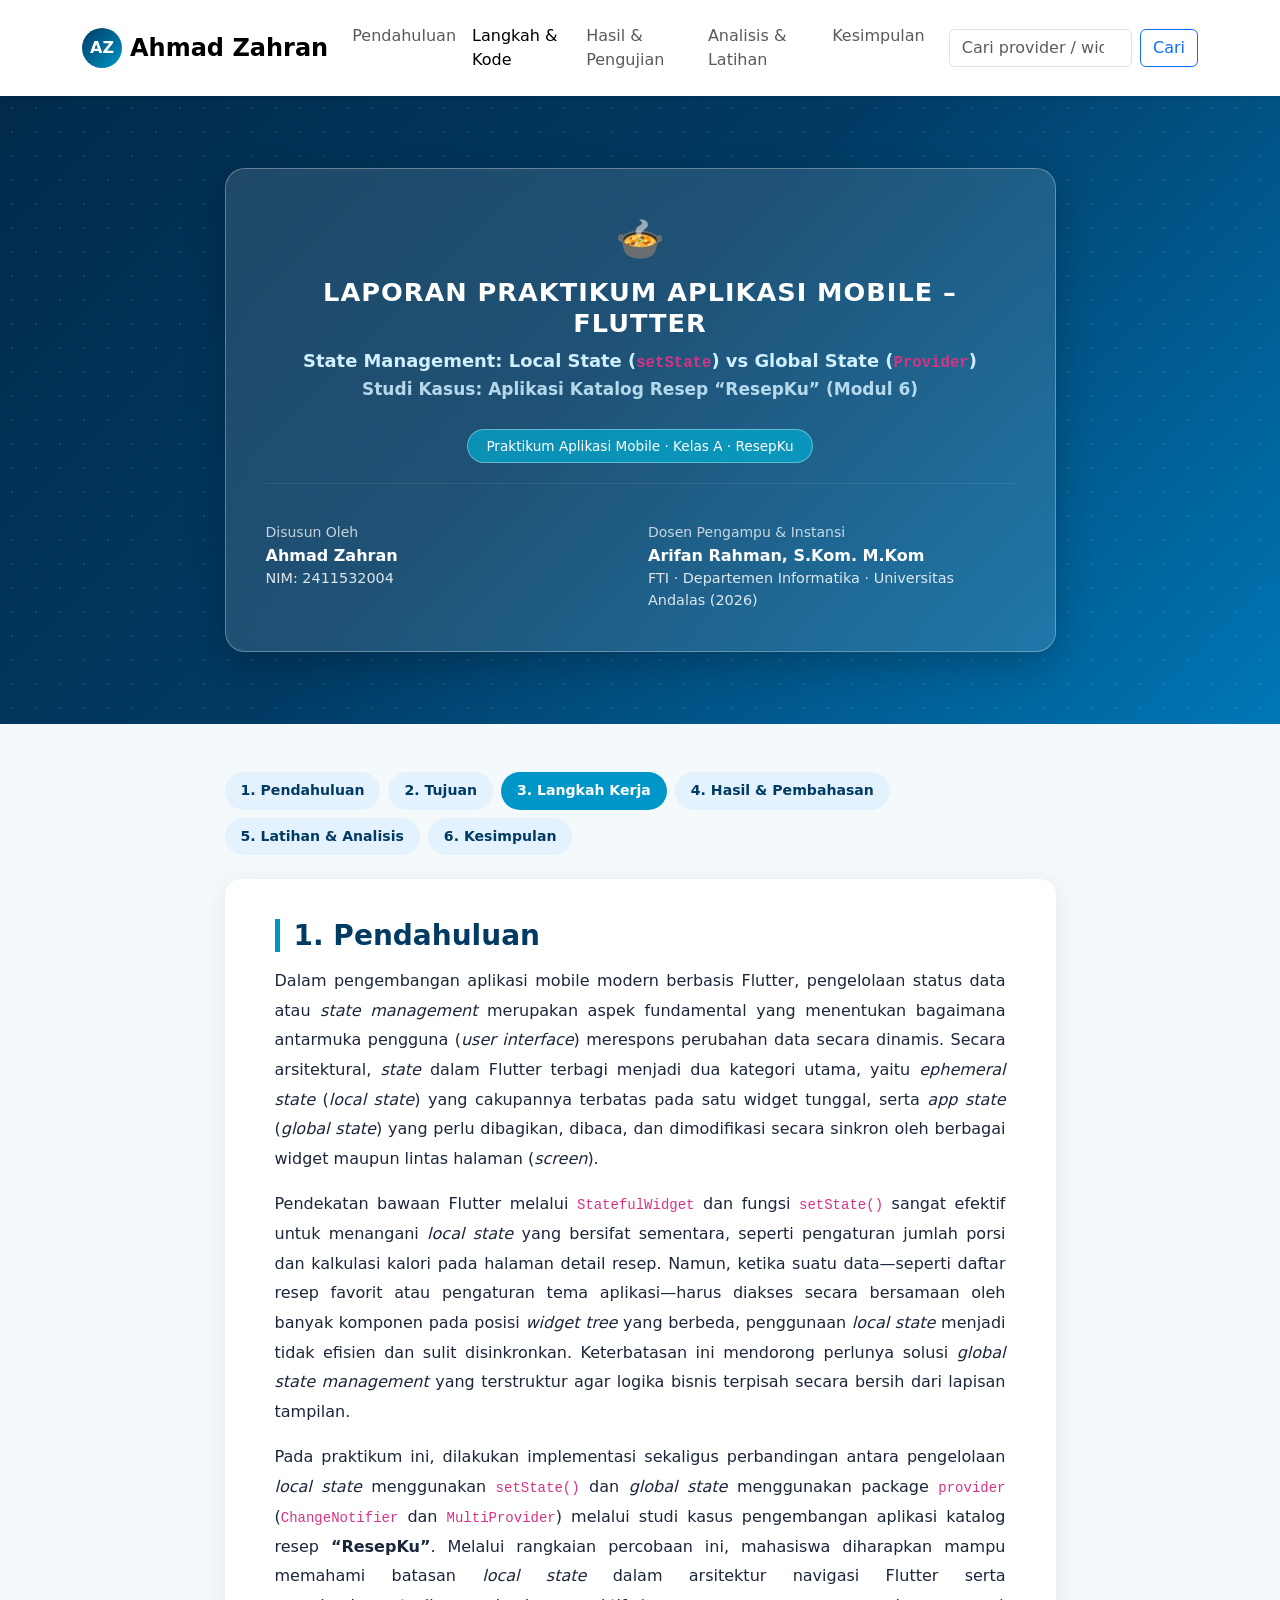
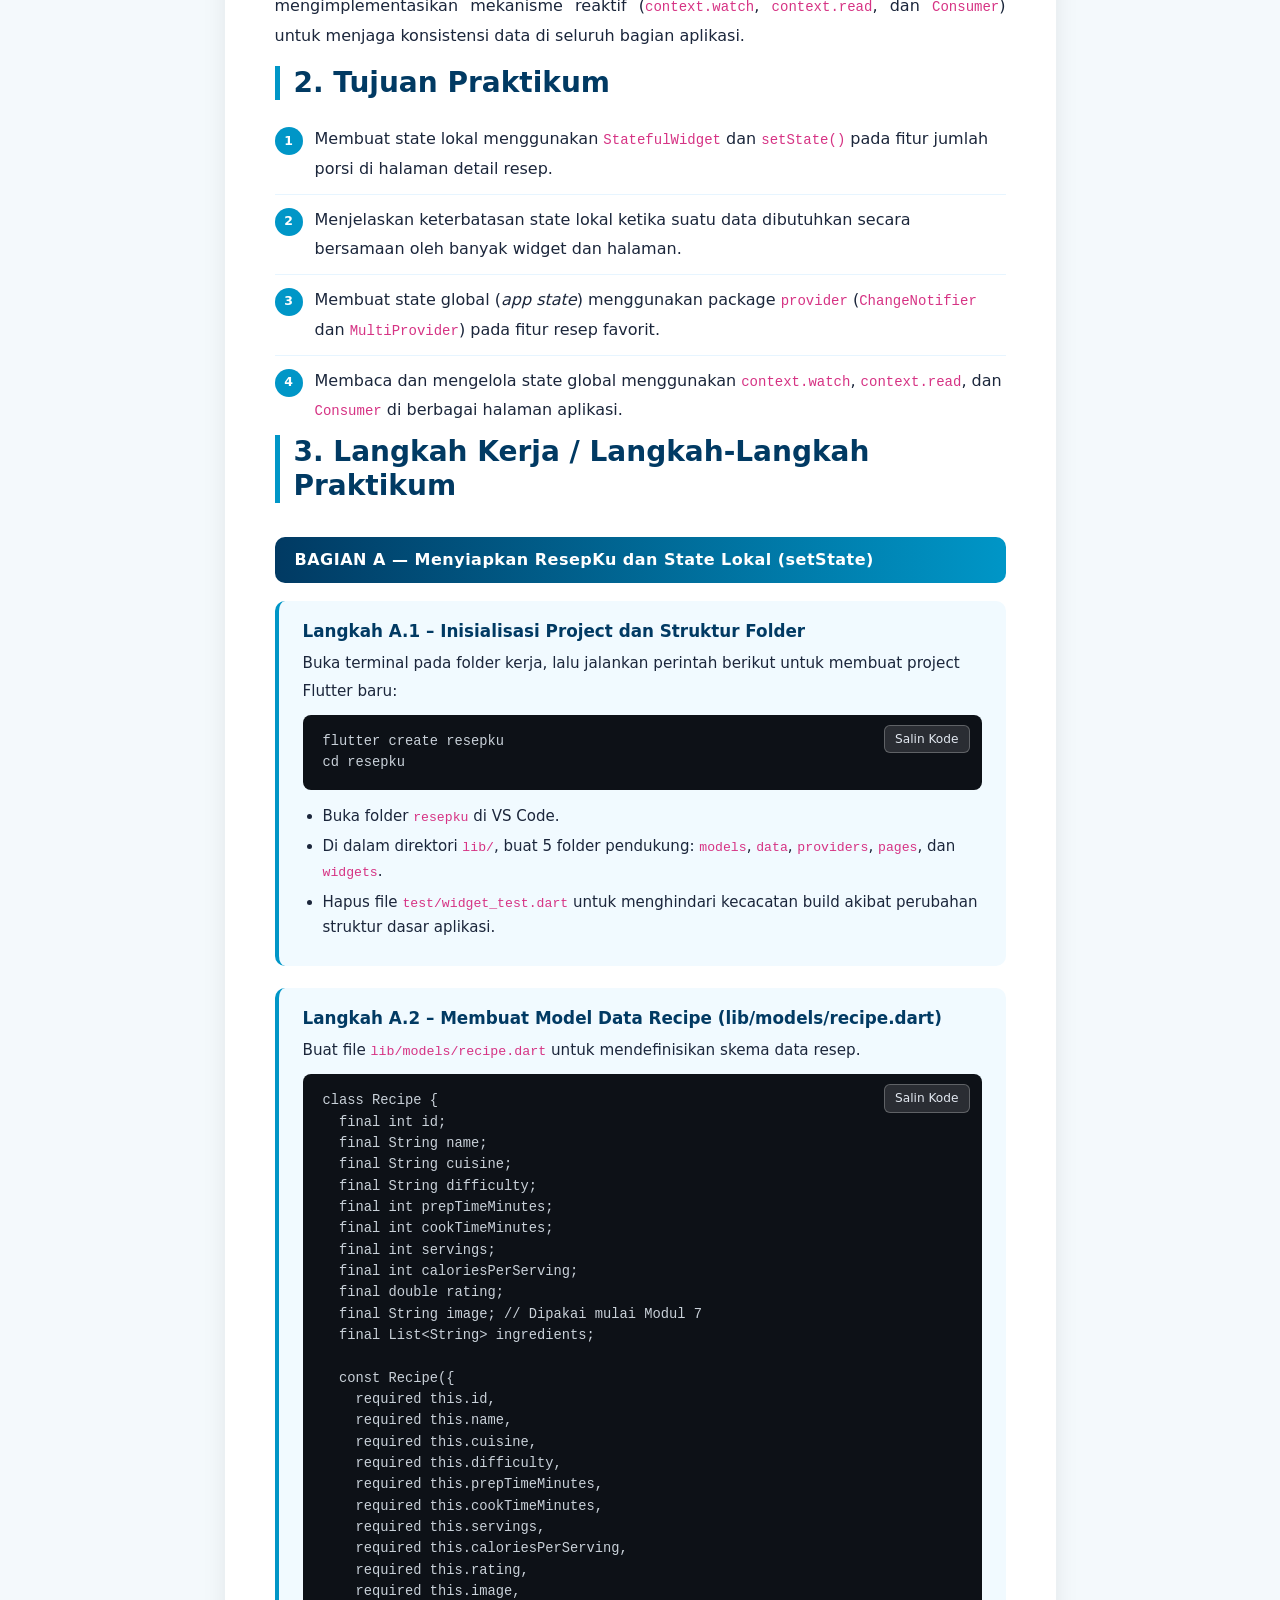
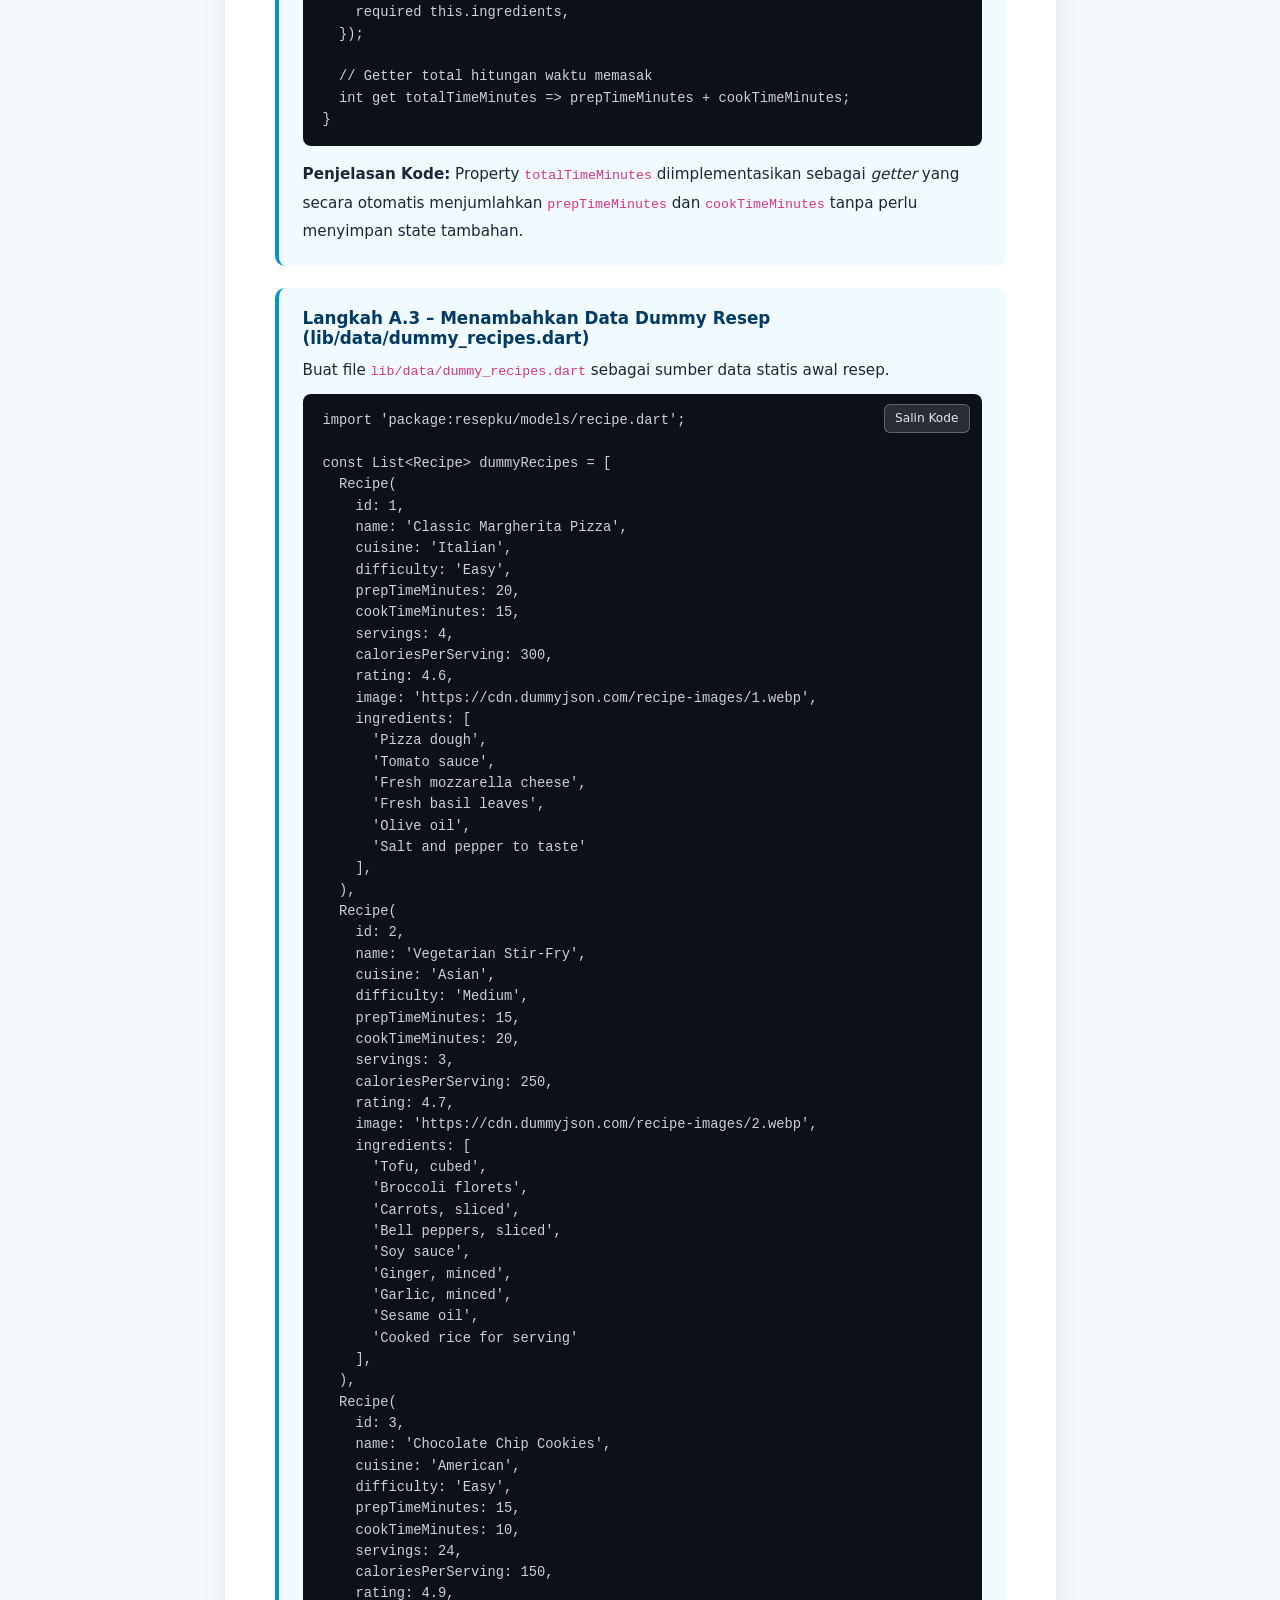
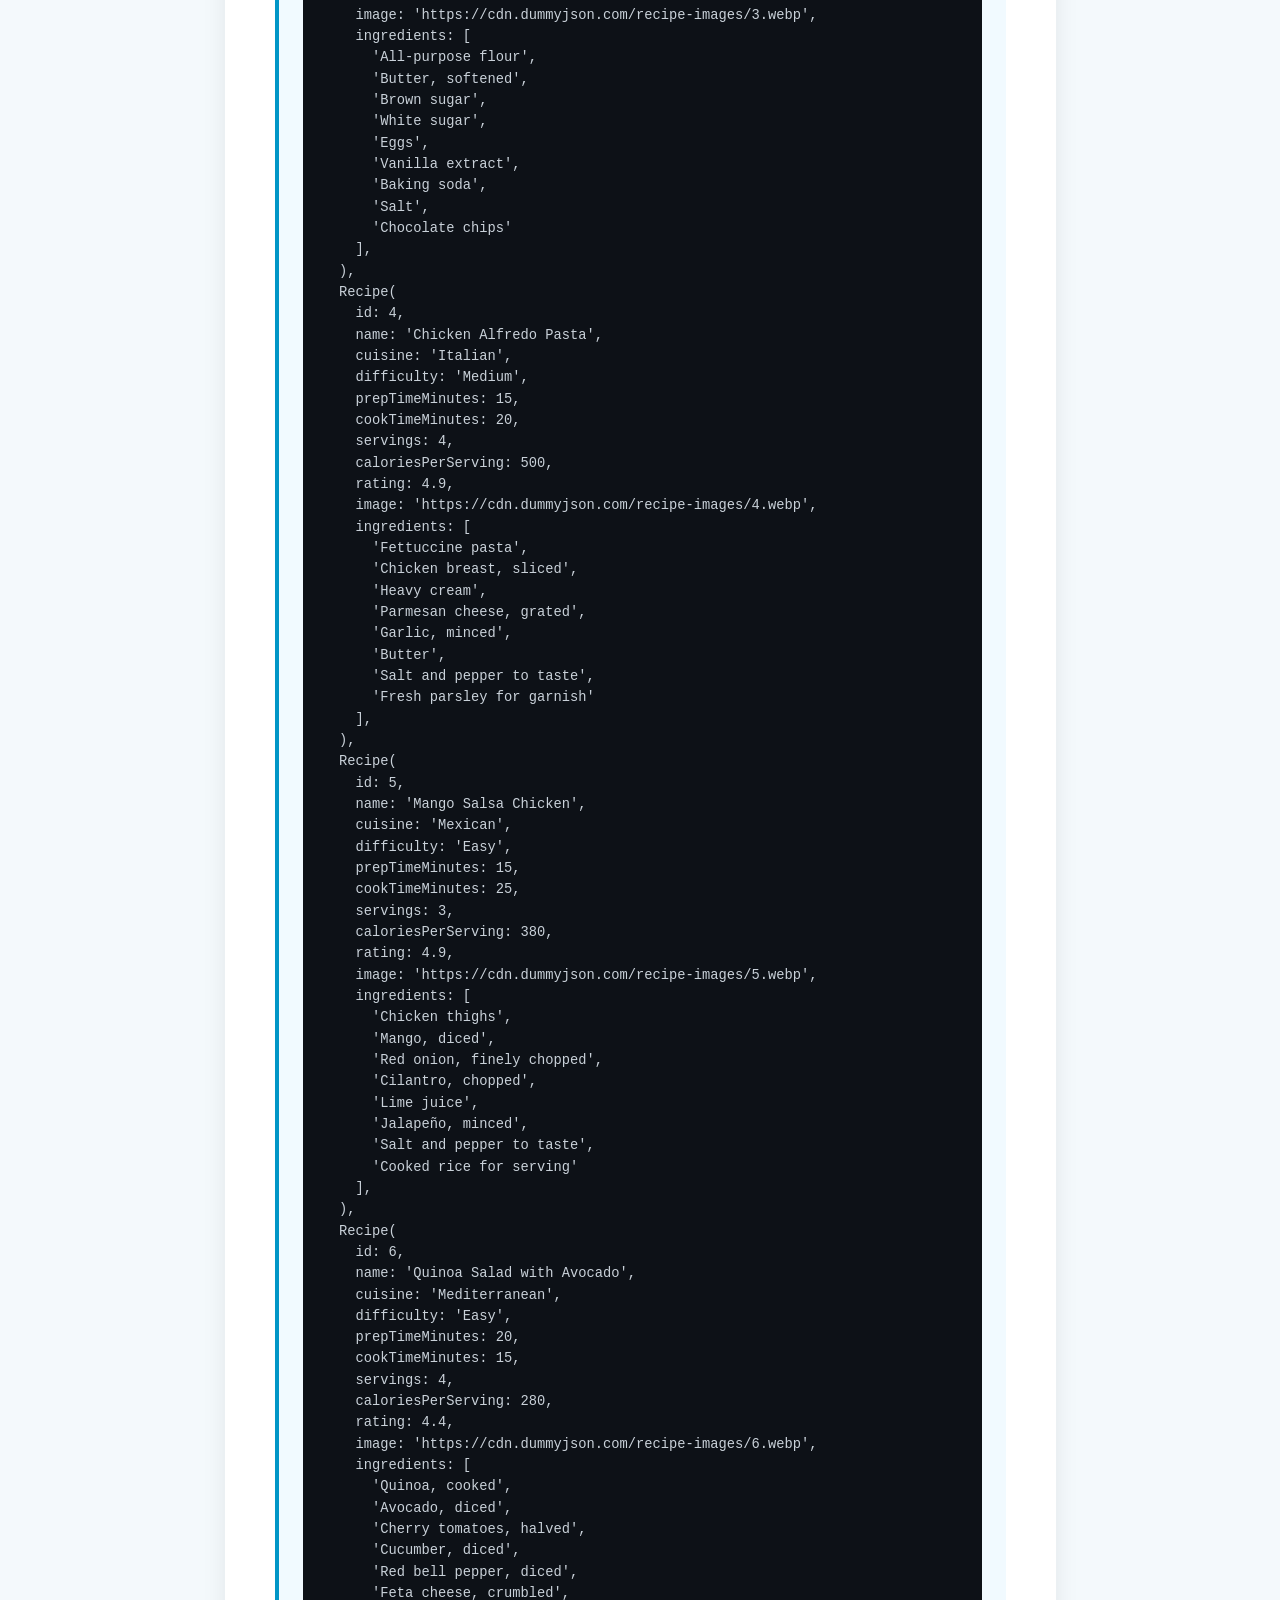
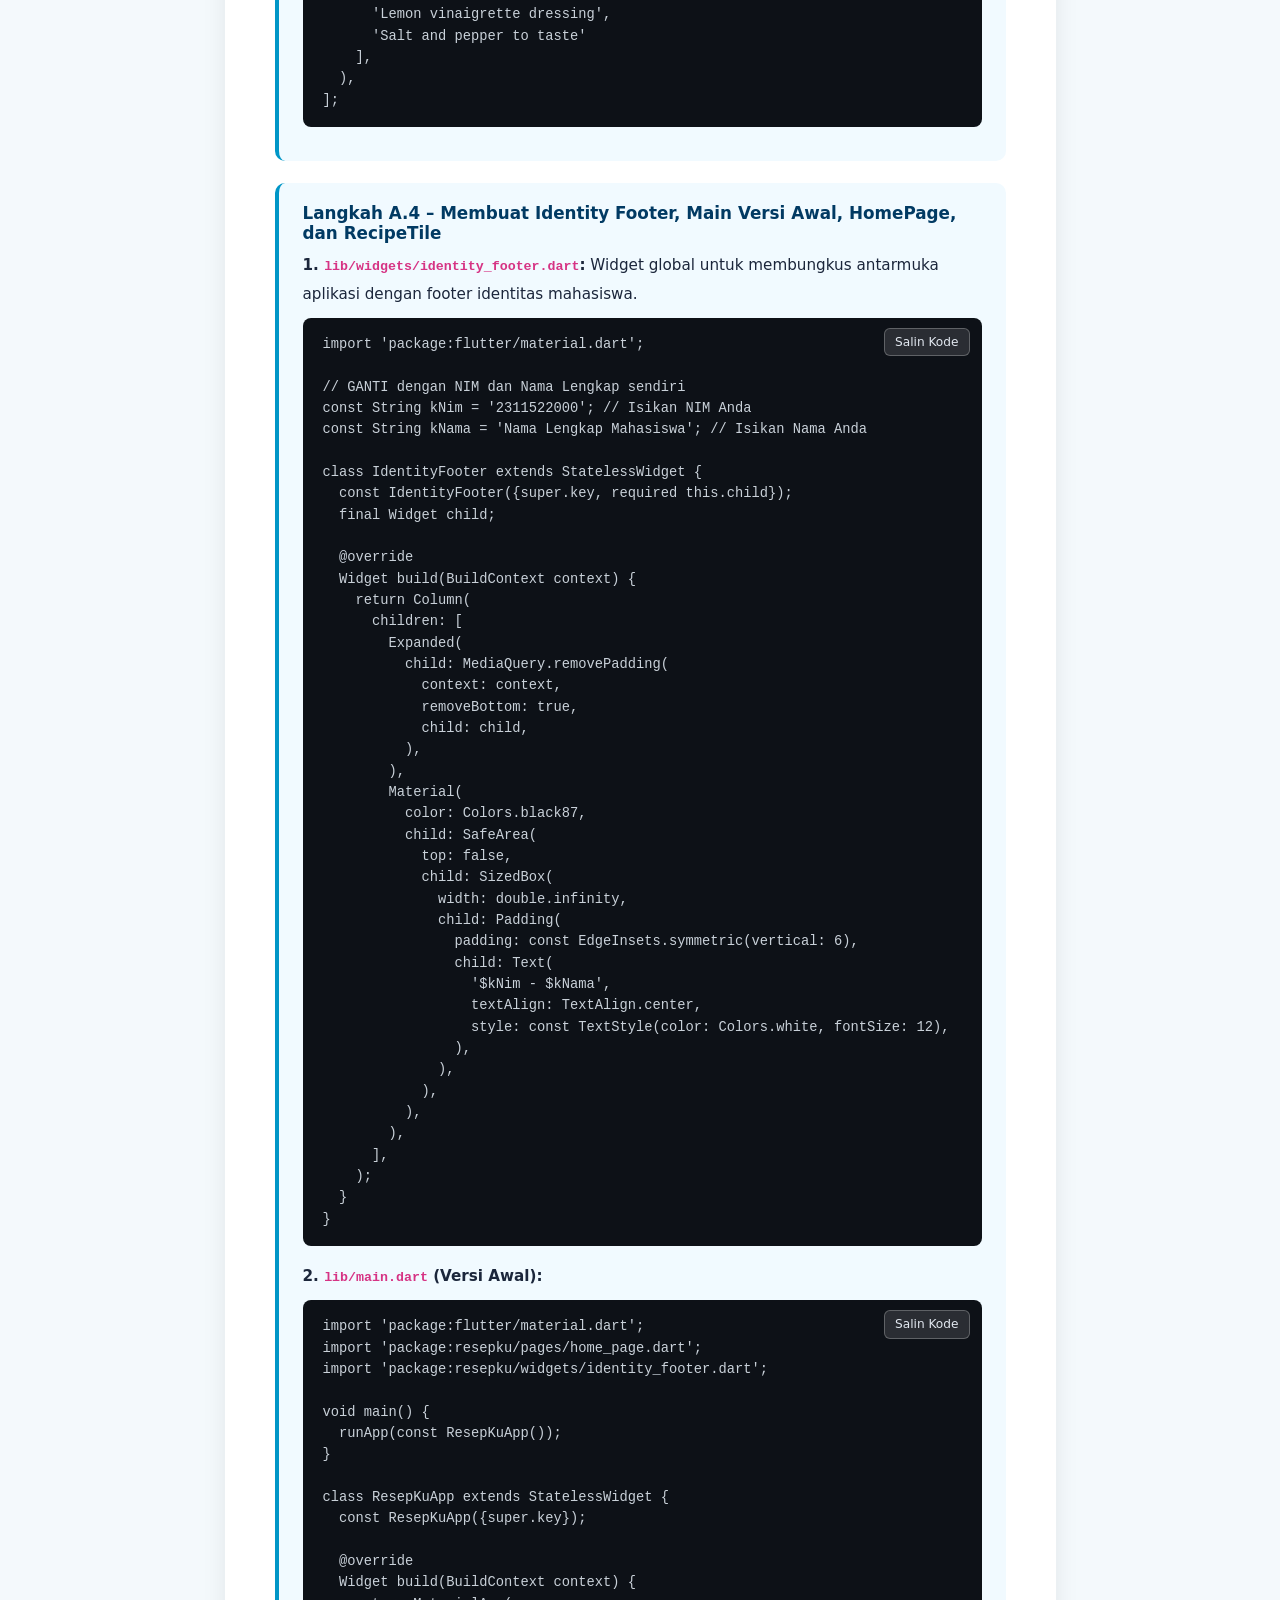
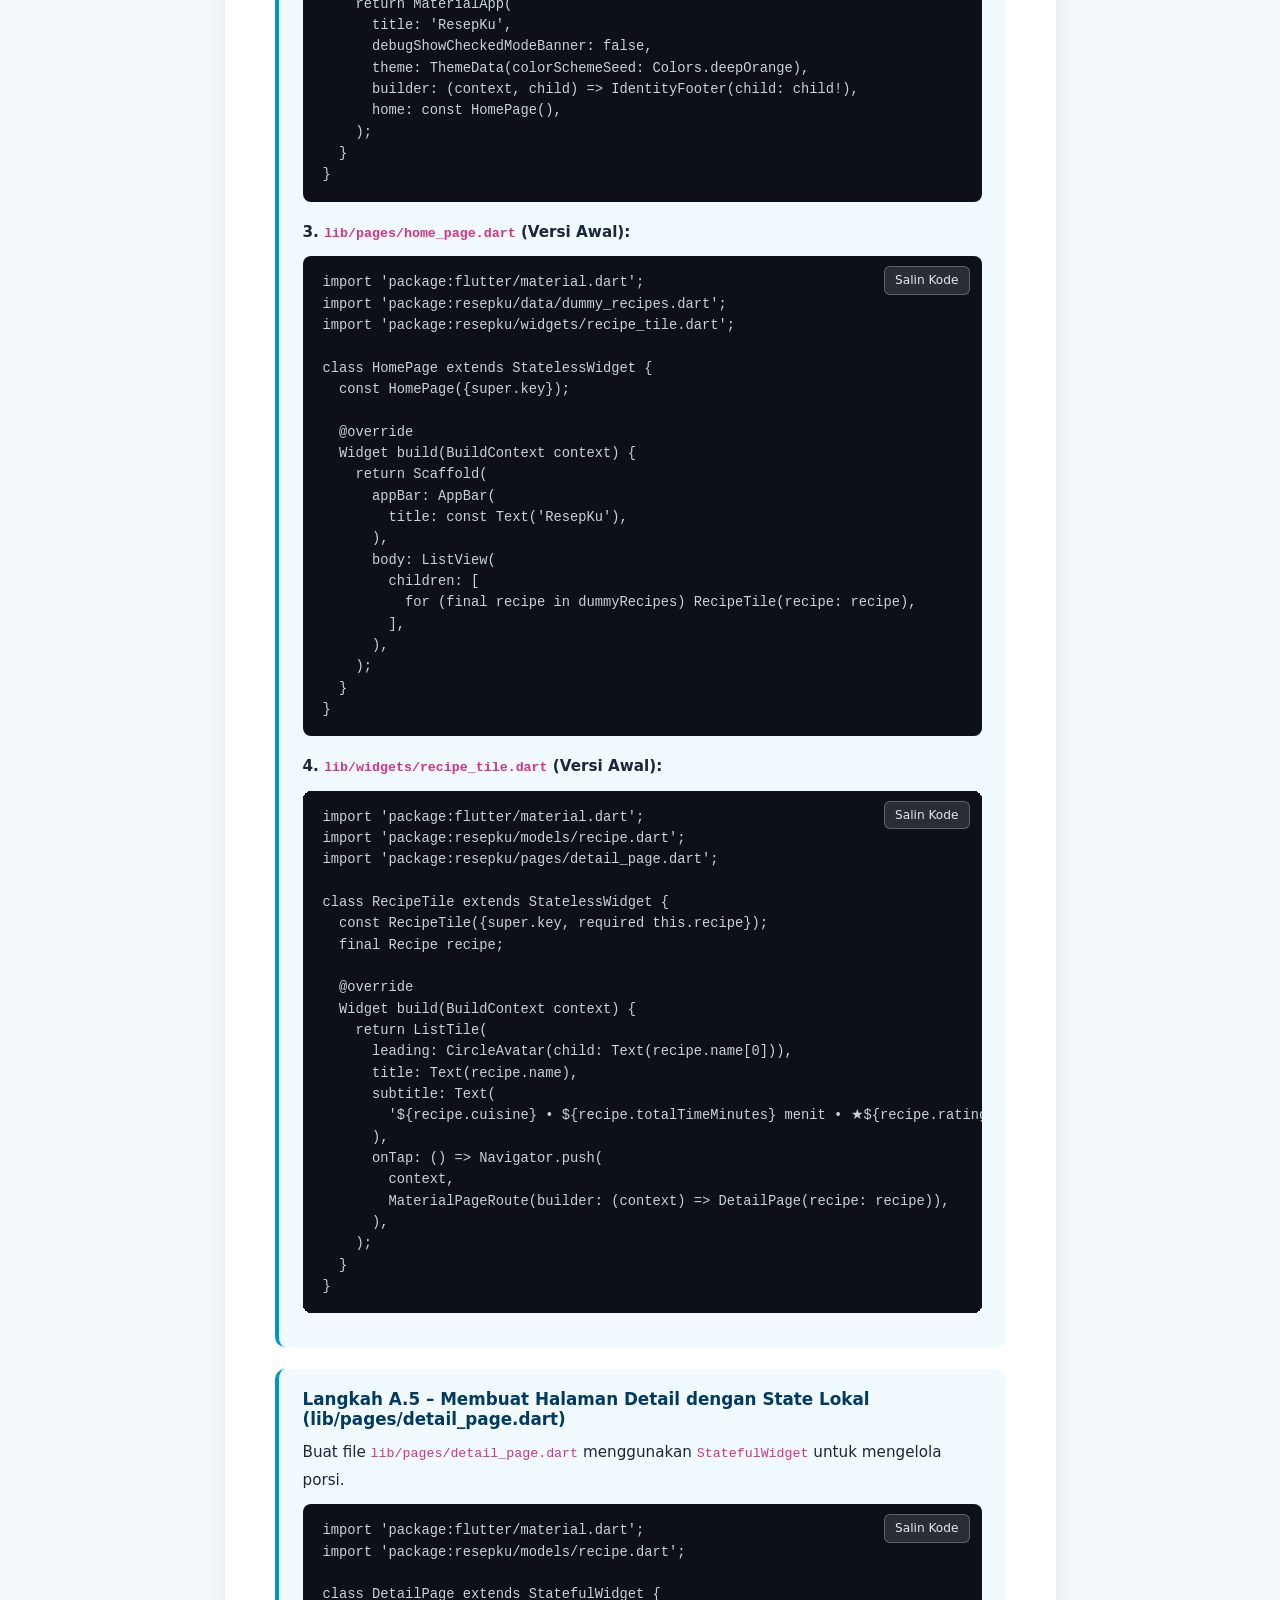
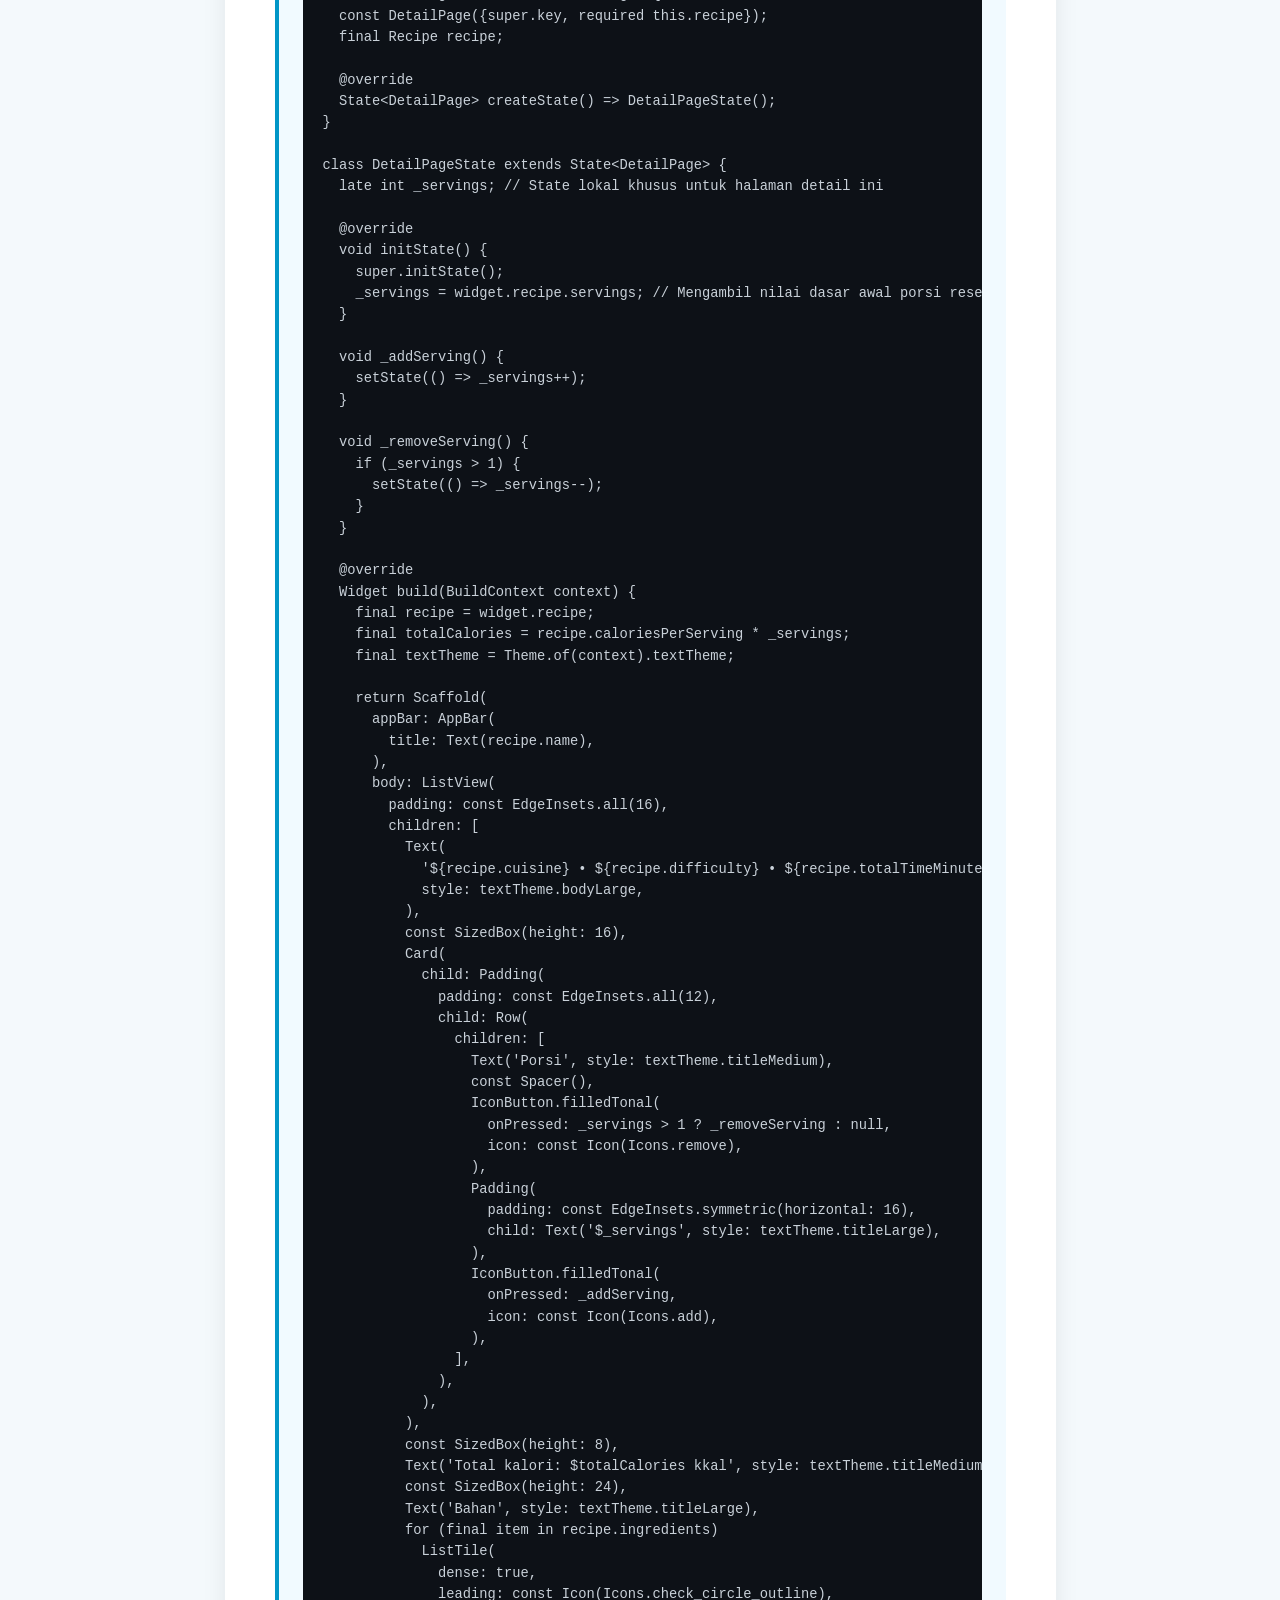
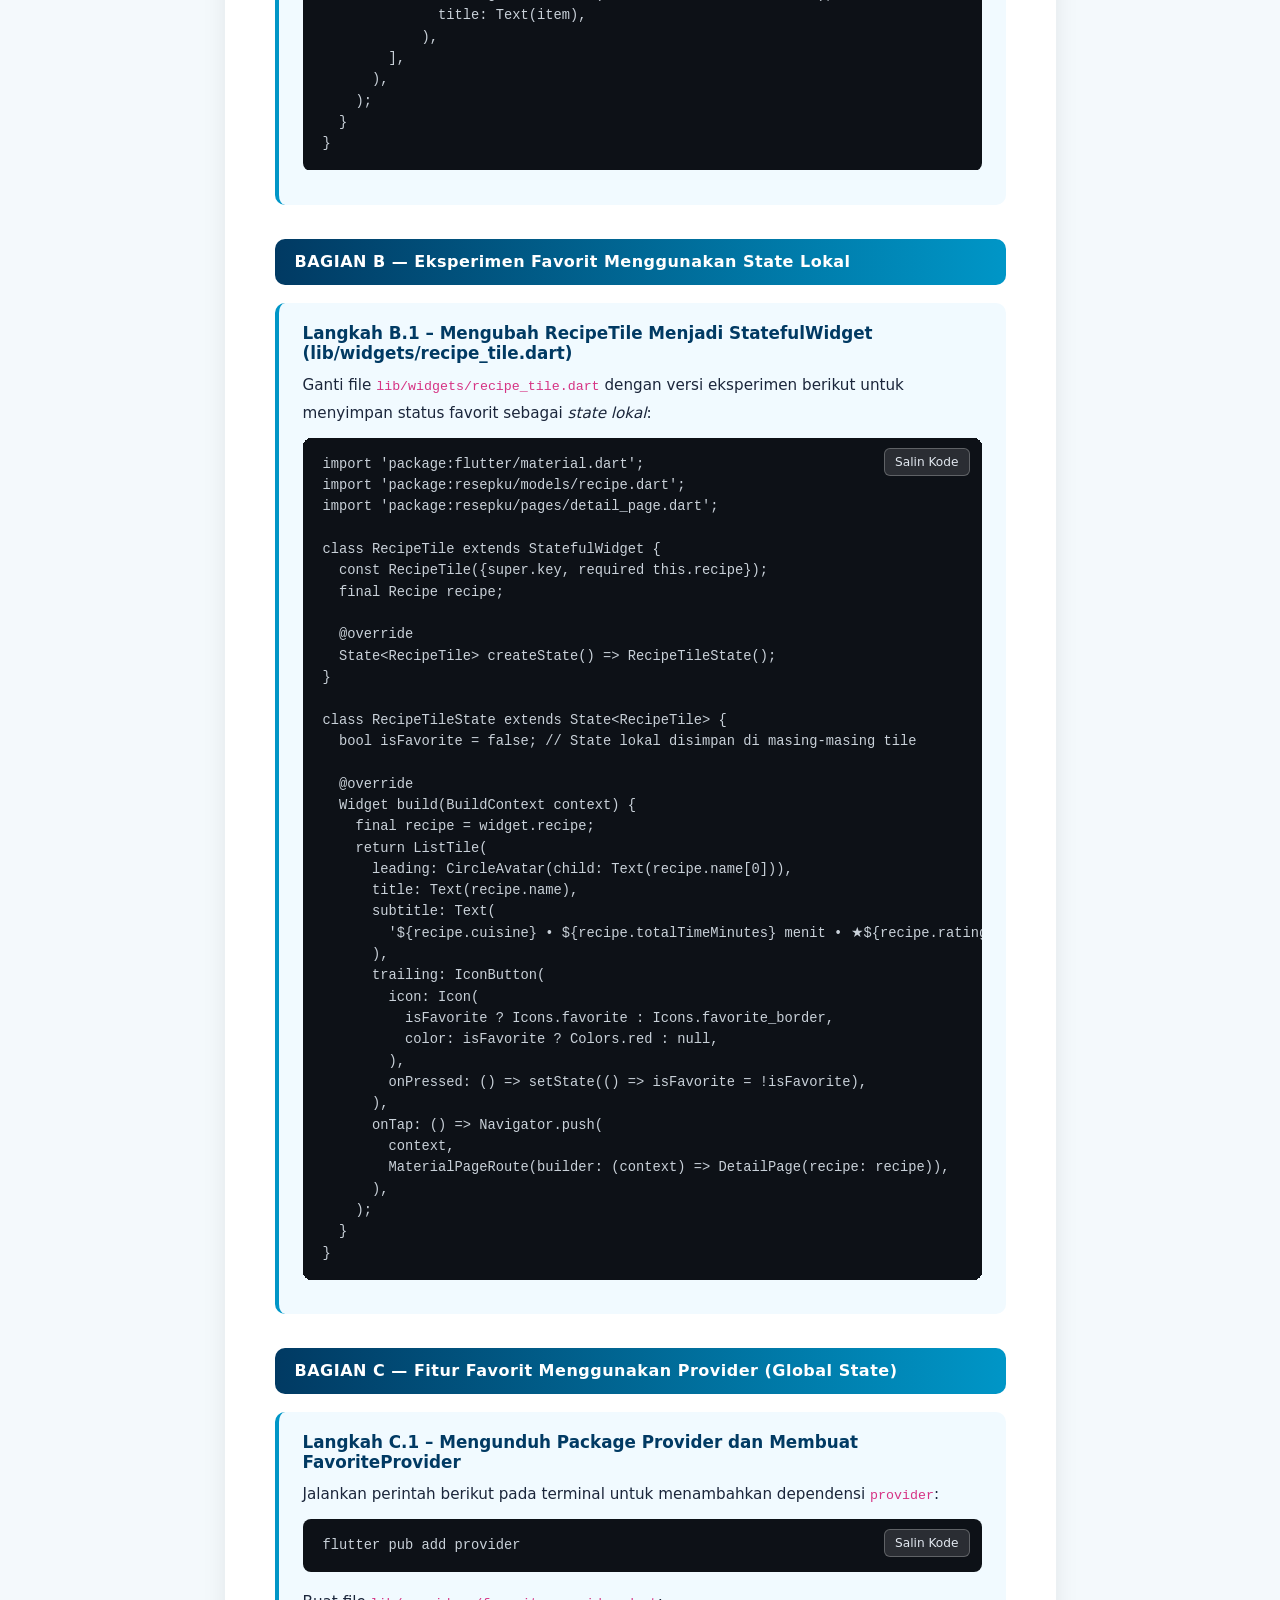
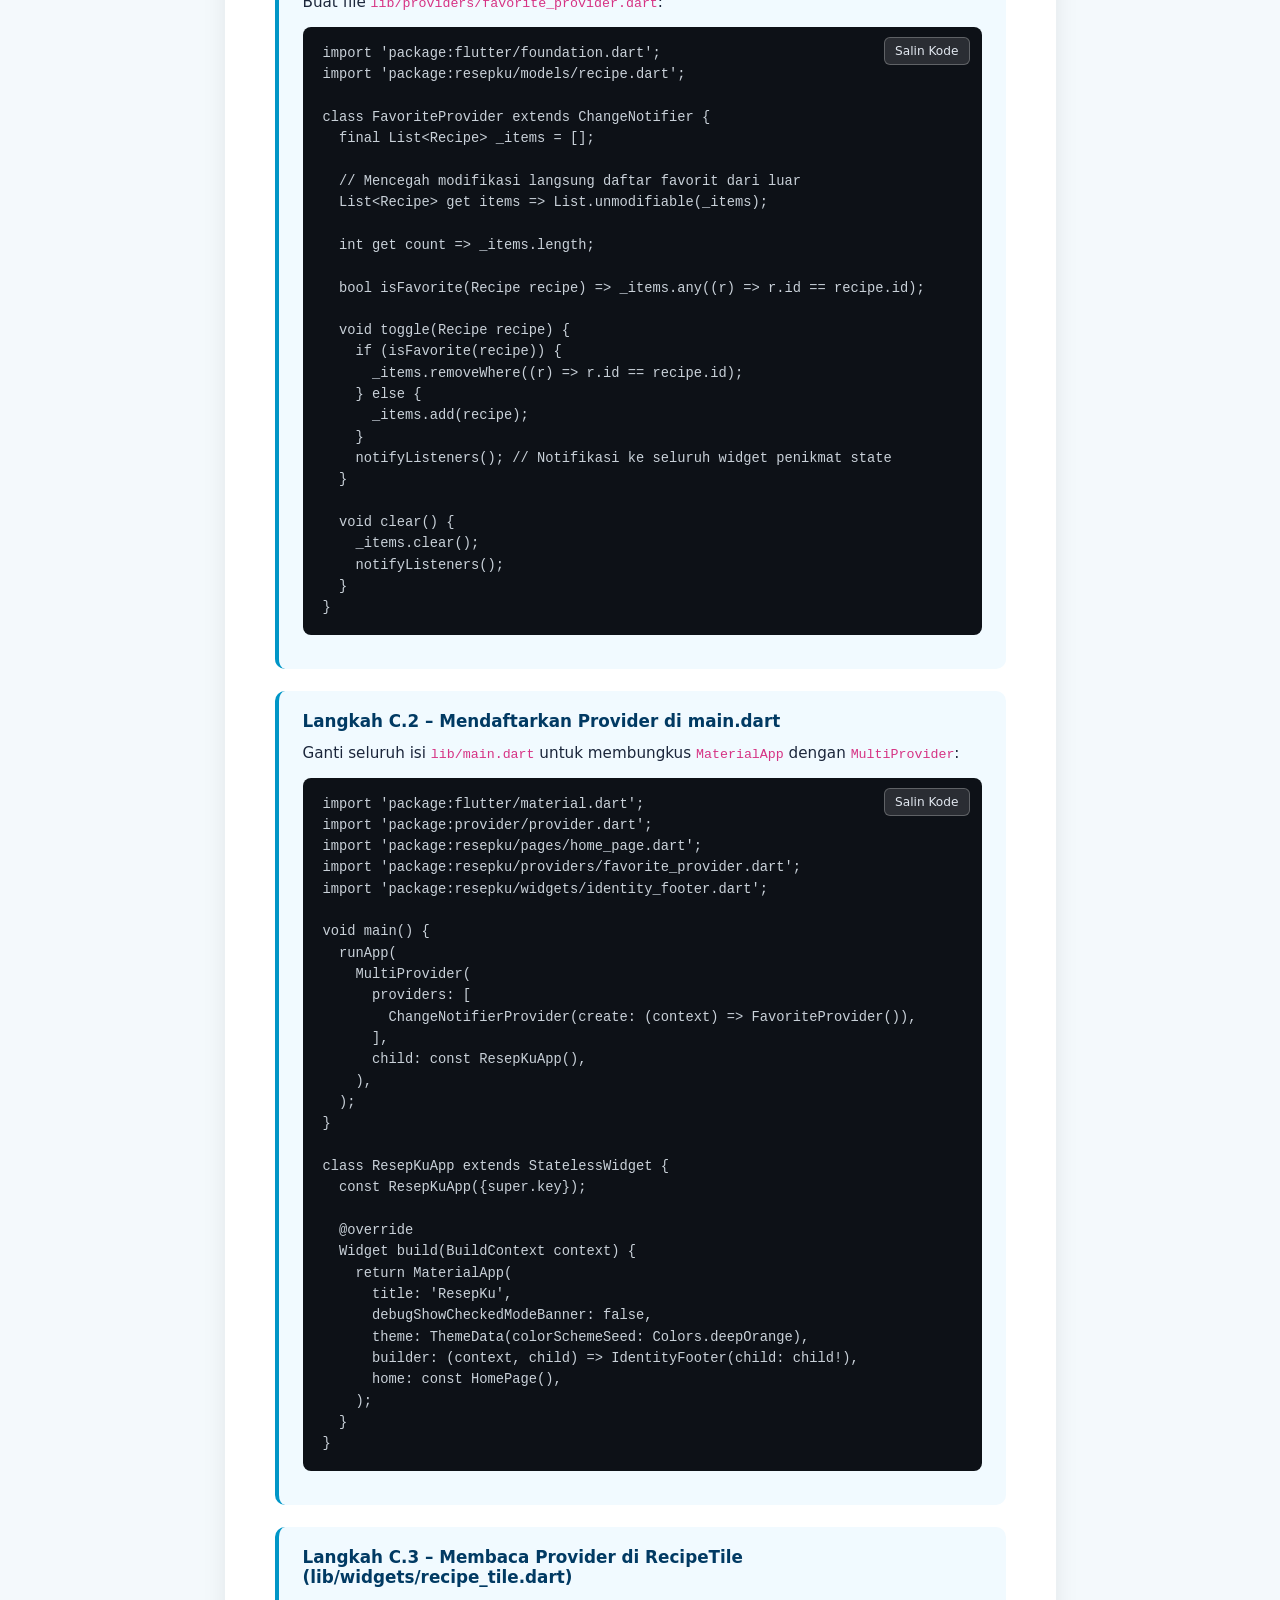
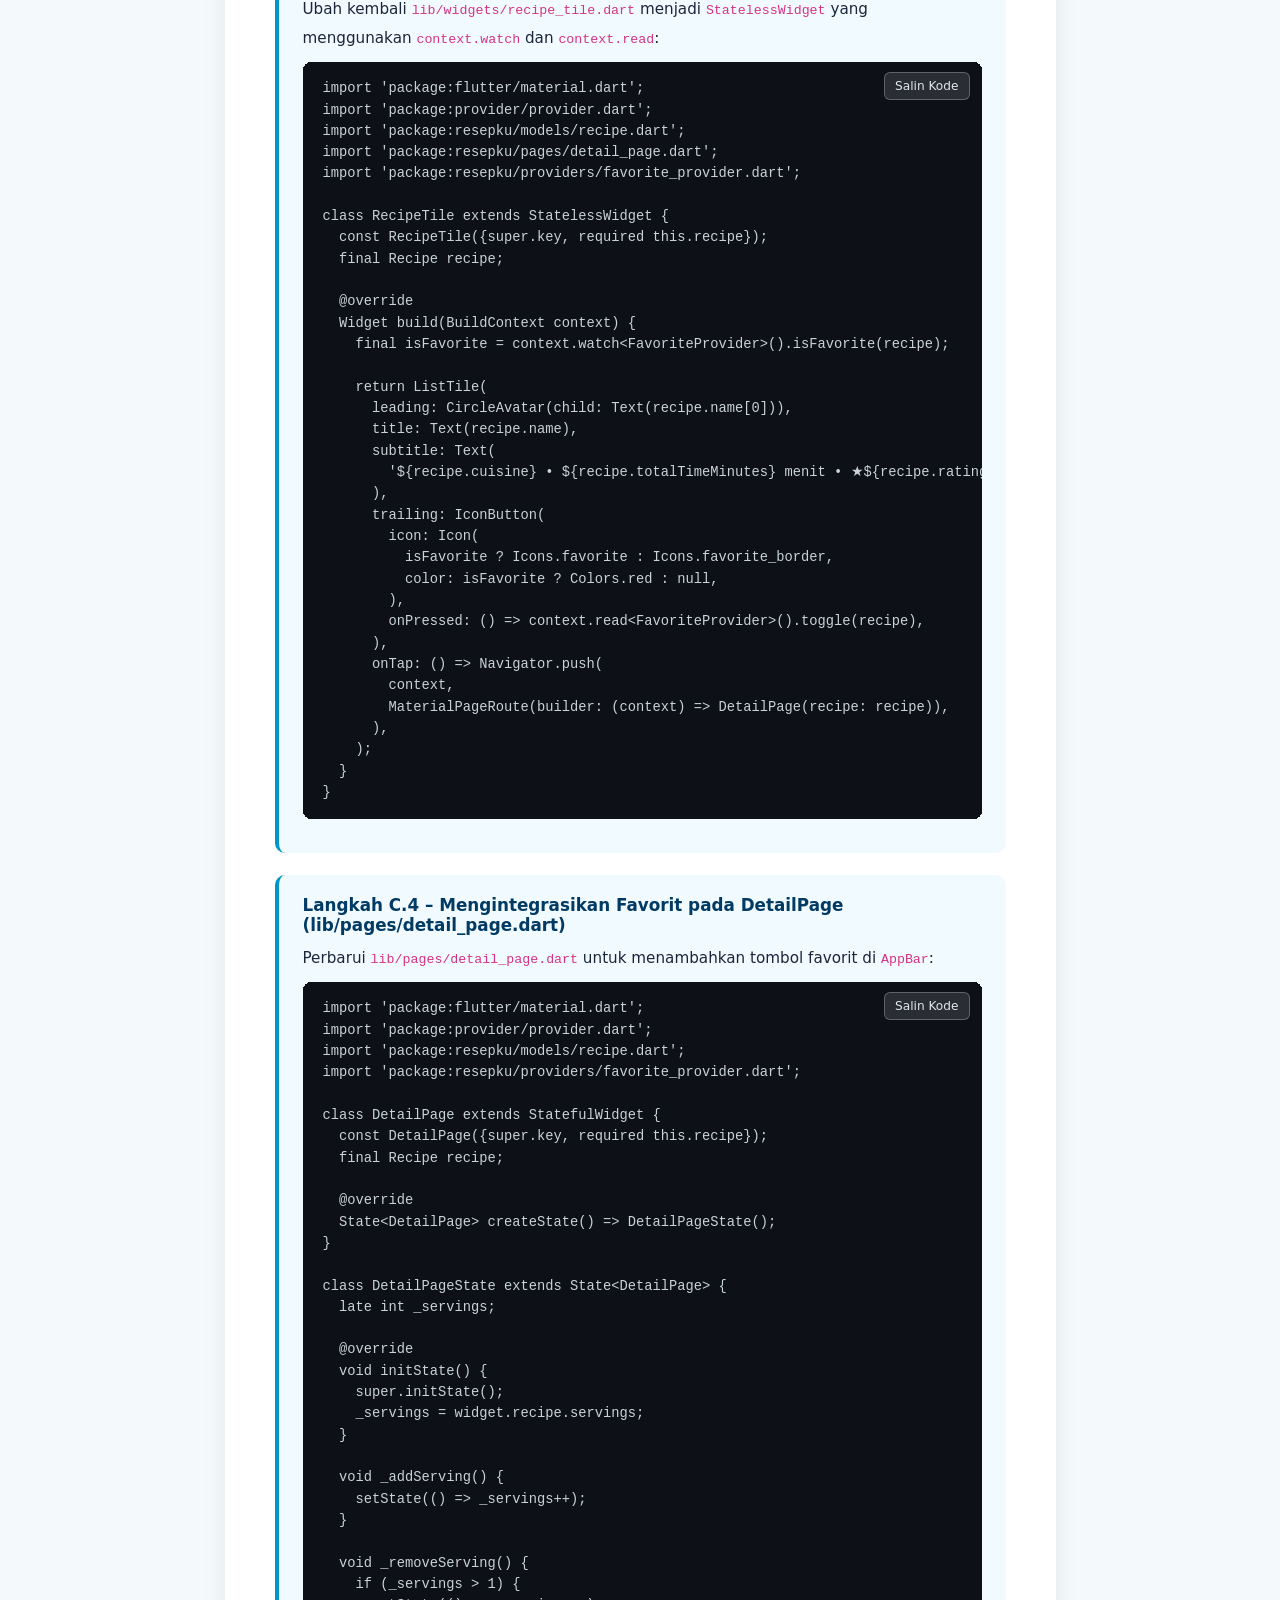
<file: laprak6_mobile.html>
<!DOCTYPE html>
<html lang="id">
<head>
  <meta charset="UTF-8">
  <meta name="viewport" content="width=device-width, initial-scale=1.0">
  <title>Laporan Praktikum Aplikasi Mobile - Ahmad Zahran (ResepKu - State Management)</title>
  <link href="https://cdn.jsdelivr.net/npm/bootstrap@5.3.0/dist/css/bootstrap.min.css" rel="stylesheet">
  <style>
    :root {
      --ocean-dark: #013a63;
      --ocean-primary: #0077b6;
      --ocean-accent: #0096c7;
      --ocean-light: #f1faff;
      --app-blue: #4275E8;
      --app-red: #f44336;
    }

    body {
      background-color: #f4f9fc;
      color: #1b263b;
      font-family: system-ui, -apple-system, "Segoe UI", Roboto, "Helvetica Neue", Arial, sans-serif;
      scroll-behavior: smooth;
    }

    .laporan-hero {
      background: linear-gradient(135deg, #012a4a 0%, #013a63 45%, #0077b6 100%);
      position: relative;
      overflow: hidden;
      padding-top: 72px;
      padding-bottom: 72px;
      color: #fff;
    }

    .laporan-hero::before {
      content: "";
      position: absolute;
      inset: 0;
      background-image: radial-gradient(rgba(255, 255, 255, 0.10) 1px, transparent 1px);
      background-size: 24px 24px;
      pointer-events: none;
    }

    .laporan-cover {
      position: relative;
      background: rgba(255, 255, 255, 0.12);
      backdrop-filter: blur(10px);
      border: 1px solid rgba(255, 255, 255, 0.3);
      border-radius: 20px;
      padding: 40px;
      text-align: center;
      color: #fff;
      box-shadow: 0 12px 36px rgba(0, 0, 0, 0.22);
    }

    .laporan-cover h1 {
      font-size: 1.6rem;
      font-weight: 700;
      letter-spacing: 1px;
      text-transform: uppercase;
    }

    .laporan-cover h2 {
      font-size: 1.12rem;
      font-weight: 600;
      margin-top: 10px;
      color: #d0f0ff;
      line-height: 1.5;
    }

    .badge-info {
      background: rgba(0, 180, 216, 0.65);
      border: 1px solid rgba(255, 255, 255, 0.35);
      border-radius: 30px;
      padding: 6px 18px;
      font-size: 0.85rem;
      display: inline-block;
      margin-top: 10px;
    }

    .report-body {
      background: #fff;
      border-radius: 16px;
      box-shadow: 0 4px 24px rgba(0, 0, 0, 0.08);
      padding: 40px 50px;
    }

    .report-body h3 {
      color: #013a63;
      font-weight: 700;
      border-left: 5px solid #0096c7;
      padding-left: 14px;
      margin-top: 36px;
      margin-bottom: 14px;
    }

    .report-body h3:first-child {
      margin-top: 0;
    }

    .report-body h4 {
      color: #0077b6;
      font-weight: 600;
      margin-top: 28px;
      margin-bottom: 10px;
    }

    .report-body p {
      color: #1b263b;
      line-height: 1.85;
      font-size: 1rem;
      text-align: justify;
    }

    .step-card {
      background: #f1faff;
      border-left: 4px solid #0096c7;
      border-radius: 10px;
      padding: 20px 24px;
      margin-bottom: 22px;
    }

    .step-card h5 {
      color: #013a63;
      font-weight: 700;
      margin-bottom: 8px;
      font-size: 1.05rem;
    }

    .step-card p {
      margin: 0;
      font-size: 0.95rem;
      text-align: left;
    }

    .code-wrapper {
      position: relative;
      margin: 10px 0 14px;
    }

    .copy-code-btn {
      position: absolute;
      top: 10px;
      right: 12px;
      background: rgba(255, 255, 255, 0.12);
      color: #e2e8f0;
      border: 1px solid rgba(255, 255, 255, 0.25);
      border-radius: 6px;
      padding: 4px 10px;
      font-size: 0.76rem;
      cursor: pointer;
      transition: all 0.2s ease;
    }

    .copy-code-btn:hover {
      background: #0096c7;
      color: #fff;
      border-color: #0096c7;
    }

    .code-block {
      background: #0d1117;
      color: #c9d1d9;
      border-radius: 8px;
      padding: 16px 20px;
      font-family: 'Courier New', Consolas, monospace;
      font-size: 0.86rem;
      margin: 0;
      overflow-x: auto;
      white-space: pre;
      line-height: 1.55;
    }

    .tujuan-item {
      display: flex;
      align-items: flex-start;
      gap: 12px;
      padding: 10px 0;
      border-bottom: 1px solid #e7f5ff;
    }

    .tujuan-item:last-child {
      border-bottom: none;
    }

    .tujuan-item p {
      margin: 0;
      text-align: left;
    }

    .tujuan-icon {
      background: #0096c7;
      color: #fff;
      border-radius: 50%;
      width: 28px;
      height: 28px;
      min-width: 28px;
      display: flex;
      align-items: center;
      justify-content: center;
      font-size: 0.78rem;
      font-weight: 700;
      margin-top: 3px;
    }

    .bab-divider {
      background: linear-gradient(90deg, #013a63, #0096c7);
      color: #fff;
      border-radius: 10px;
      padding: 11px 20px;
      font-weight: 700;
      font-size: 1rem;
      margin: 34px 0 18px;
      letter-spacing: 0.5px;
    }

    .kesimpulan-box {
      background: linear-gradient(135deg, #e0f7ff, #b3e9ff);
      border-radius: 14px;
      padding: 28px 32px;
      border-left: 6px solid #0077b6;
      margin-top: 20px;
    }

    .kesimpulan-box li {
      margin-bottom: 10px;
      line-height: 1.75;
      color: #1b263b;
    }

    .laporan-nav-pills .nav-link {
      color: #013a63;
      background: #e3f2fd;
      border-radius: 30px;
      font-weight: 600;
      padding: 8px 16px;
      font-size: 0.88rem;
      transition: all 0.2s ease;
    }

    .laporan-nav-pills .nav-link:hover {
      background: #bae6fd;
    }

    .laporan-nav-pills .nav-link.active {
      background: #0096c7;
      color: #fff;
    }

    .step-img-caption {
      text-align: center;
      font-size: 0.84rem;
      color: #5c677d;
      margin-top: 8px;
      margin-bottom: 12px;
      font-style: italic;
    }

    .arch-table {
      font-size: 0.9rem;
      border-radius: 10px;
      overflow: hidden;
      border: 1px solid #cfe8fc;
    }

    .arch-table thead th {
      background: #013a63;
      color: #fff;
      border: none;
      padding: 12px 14px;
    }

    .arch-table tbody td {
      padding: 10px 14px;
      vertical-align: top;
      border-color: #e2eff9;
    }

    .arch-table tbody tr:nth-child(even) {
      background-color: #f8fcff;
    }

    .brand-avatar {
      height: 40px;
      width: 40px;
      border-radius: 50%;
      background: linear-gradient(135deg, #013a63, #0096c7);
      color: #fff;
      display: inline-flex;
      align-items: center;
      justify-content: center;
      font-weight: 700;
      font-size: 1rem;
    }

    .code-explain-list {
      padding-left: 20px;
      font-size: 0.94rem;
      margin-top: 8px;
      margin-bottom: 12px;
    }

    .code-explain-list li {
      margin-bottom: 6px;
      line-height: 1.65;
    }

    .qa-box {
      background: #f8fcff;
      border: 1px solid #cfe8fc;
      border-left: 4px solid #0077b6;
      border-radius: 10px;
      padding: 18px 22px;
      margin-bottom: 16px;
    }

    .qa-box h5 {
      color: #013a63;
      font-weight: 700;
      font-size: 1rem;
      margin-bottom: 10px;
    }

    @media (max-width: 768px) {
      .report-body {
        padding: 24px 18px;
      }
      .laporan-cover {
        padding: 26px 18px;
      }
    }
  </style>
</head>

<body id="top">

<!-- ========== NAVBAR ========== -->
<nav class="navbar navbar-expand-lg navbar-light bg-white py-3 sticky-top shadow-sm">
  <div class="container">
    <a class="navbar-brand d-flex align-items-center fw-bold fs-4" href="#top">
      <span class="brand-avatar me-2">AZ</span>
      Ahmad Zahran
    </a>
    <button class="navbar-toggler" type="button" data-bs-toggle="collapse" data-bs-target="#navbarNav" aria-label="Toggle navigation">
      <span class="navbar-toggler-icon"></span>
    </button>
    <div class="collapse navbar-collapse" id="navbarNav">
      <ul class="navbar-nav ms-auto mb-2 mb-lg-0">
        <li class="nav-item"><a class="nav-link" href="#pendahuluan">Pendahuluan</a></li>
        <li class="nav-item"><a class="nav-link active" href="#langkah">Langkah &amp; Kode</a></li>
        <li class="nav-item"><a class="nav-link" href="#hasil">Hasil &amp; Pengujian</a></li>
        <li class="nav-item"><a class="nav-link" href="#latihan">Analisis &amp; Latihan</a></li>
        <li class="nav-item"><a class="nav-link" href="#kesimpulan">Kesimpulan</a></li>
      </ul>
      <form class="d-flex ms-lg-3 mt-2 mt-lg-0" id="searchForm">
        <input class="form-control me-2" id="searchInput" type="search" placeholder="Cari provider / widget...">
        <button class="btn btn-outline-primary" type="submit">Cari</button>
      </form>
    </div>
  </div>
</nav>

<!-- ========== HERO COVER ========== -->
<div class="laporan-hero">
  <div class="container">
    <div class="row justify-content-center">
      <div class="col-md-9">
        <div class="laporan-cover">
          <div style="font-size:2.5rem; margin-bottom:8px;">🍲</div>
          <h1>Laporan Praktikum Aplikasi Mobile – Flutter</h1>
          <h2>State Management: Local State (<code>setState</code>) vs Global State (<code>Provider</code>)<br>
            <span style="opacity:0.85; font-size:0.95em;">Studi Kasus: Aplikasi Katalog Resep &ldquo;ResepKu&rdquo; (Modul 6)</span>
          </h2>
          <div class="mt-3">
            <span class="badge-info">Praktikum Aplikasi Mobile · Kelas A · ResepKu</span>
          </div>
          <hr style="border-color:rgba(255,255,255,0.3); margin:20px 0;">
          <div class="row text-start g-3 mt-1">
            <div class="col-sm-6">
              <small style="opacity:0.75">Disusun Oleh</small>
              <div class="fw-bold">Ahmad Zahran</div>
              <div style="opacity:0.85; font-size:0.9rem;">NIM: 2411532004</div>
            </div>
            <div class="col-sm-6">
              <small style="opacity:0.75">Dosen Pengampu &amp; Instansi</small>
              <div class="fw-bold">Arifan Rahman, S.Kom. M.Kom</div>
              <div style="opacity:0.85; font-size:0.9rem;">FTI · Departemen Informatika · Universitas Andalas (2026)</div>
            </div>
          </div>
        </div>
      </div>
    </div>
  </div>
</div>

<!-- ========== KONTEN LAPORAN ========== -->
<section class="py-5">
  <div class="container">
    <div class="row justify-content-center">
      <div class="col-lg-9">

        <!-- Nav Pills -->
        <ul class="nav laporan-nav-pills mb-4 gap-2 flex-wrap">
          <li class="nav-item"><a class="nav-link active" href="#pendahuluan">1. Pendahuluan</a></li>
          <li class="nav-item"><a class="nav-link" href="#tujuan">2. Tujuan</a></li>
          <li class="nav-item"><a class="nav-link" href="#langkah">3. Langkah Kerja</a></li>
          <li class="nav-item"><a class="nav-link" href="#hasil">4. Hasil &amp; Pembahasan</a></li>
          <li class="nav-item"><a class="nav-link" href="#latihan">5. Latihan &amp; Analisis</a></li>
          <li class="nav-item"><a class="nav-link" href="#kesimpulan">6. Kesimpulan</a></li>
        </ul>

        <div id="searchStatus" class="alert alert-info py-2 px-3 mb-3 d-none"></div>

        <div class="report-body">

          <!-- ===== 1. PENDAHULUAN ===== -->
          <div id="pendahuluan" class="searchable-section">
            <h3>1. Pendahuluan</h3>
            <p>
              Dalam pengembangan aplikasi mobile modern berbasis Flutter, pengelolaan status data atau <em>state management</em> merupakan aspek fundamental yang menentukan bagaimana antarmuka pengguna (<em>user interface</em>) merespons perubahan data secara dinamis. Secara arsitektural, <em>state</em> dalam Flutter terbagi menjadi dua kategori utama, yaitu <em>ephemeral state</em> (<em>local state</em>) yang cakupannya terbatas pada satu widget tunggal, serta <em>app state</em> (<em>global state</em>) yang perlu dibagikan, dibaca, dan dimodifikasi secara sinkron oleh berbagai widget maupun lintas halaman (<em>screen</em>).
            </p>
            <p>
              Pendekatan bawaan Flutter melalui <code>StatefulWidget</code> dan fungsi <code>setState()</code> sangat efektif untuk menangani <em>local state</em> yang bersifat sementara, seperti pengaturan jumlah porsi dan kalkulasi kalori pada halaman detail resep. Namun, ketika suatu data—seperti daftar resep favorit atau pengaturan tema aplikasi—harus diakses secara bersamaan oleh banyak komponen pada posisi <em>widget tree</em> yang berbeda, penggunaan <em>local state</em> menjadi tidak efisien dan sulit disinkronkan. Keterbatasan ini mendorong perlunya solusi <em>global state management</em> yang terstruktur agar logika bisnis terpisah secara bersih dari lapisan tampilan.
            </p>
            <p>
              Pada praktikum ini, dilakukan implementasi sekaligus perbandingan antara pengelolaan <em>local state</em> menggunakan <code>setState()</code> dan <em>global state</em> menggunakan package <code>provider</code> (<code>ChangeNotifier</code> dan <code>MultiProvider</code>) melalui studi kasus pengembangan aplikasi katalog resep <strong>&ldquo;ResepKu&rdquo;</strong>. Melalui rangkaian percobaan ini, mahasiswa diharapkan mampu memahami batasan <em>local state</em> dalam arsitektur navigasi Flutter serta mengimplementasikan mekanisme reaktif (<code>context.watch</code>, <code>context.read</code>, dan <code>Consumer</code>) untuk menjaga konsistensi data di seluruh bagian aplikasi.
            </p>
          </div>

          <!-- ===== 2. TUJUAN PRAKTIKUM ===== -->
          <div id="tujuan" class="searchable-section">
            <h3>2. Tujuan Praktikum</h3>
            <div>
              <div class="tujuan-item">
                <div class="tujuan-icon">1</div>
                <p>Membuat state lokal menggunakan <code>StatefulWidget</code> dan <code>setState()</code> pada fitur jumlah porsi di halaman detail resep.</p>
              </div>
              <div class="tujuan-item">
                <div class="tujuan-icon">2</div>
                <p>Menjelaskan keterbatasan state lokal ketika suatu data dibutuhkan secara bersamaan oleh banyak widget dan halaman.</p>
              </div>
              <div class="tujuan-item">
                <div class="tujuan-icon">3</div>
                <p>Membuat state global (<em>app state</em>) menggunakan package <code>provider</code> (<code>ChangeNotifier</code> dan <code>MultiProvider</code>) pada fitur resep favorit.</p>
              </div>
              <div class="tujuan-item">
                <div class="tujuan-icon">4</div>
                <p>Membaca dan mengelola state global menggunakan <code>context.watch</code>, <code>context.read</code>, dan <code>Consumer</code> di berbagai halaman aplikasi.</p>
              </div>
            </div>
          </div>

          <!-- ===== 3. LANGKAH KERJA / LANGKAH-LANGKAH PRAKTIKUM ===== -->
          <div id="langkah">
            <h3>3. Langkah Kerja / Langkah-Langkah Praktikum</h3>

            <!-- BAGIAN A -->
            <div class="searchable-section">
              <div class="bab-divider">BAGIAN A — Menyiapkan ResepKu dan State Lokal (setState)</div>

              <div class="step-card">
                <h5>Langkah A.1 – Inisialisasi Project dan Struktur Folder</h5>
                <p class="mb-2">Buka terminal pada folder kerja, lalu jalankan perintah berikut untuk membuat project Flutter baru:</p>
                <div class="code-wrapper">
                  <button type="button" class="copy-code-btn" data-copy-target="code-a1">Salin Kode</button>
                  <div class="code-block" id="code-a1">flutter create resepku
cd resepku</div>
                </div>
                <ul class="code-explain-list mb-0">
                  <li>Buka folder <code>resepku</code> di VS Code.</li>
                  <li>Di dalam direktori <code>lib/</code>, buat 5 folder pendukung: <code>models</code>, <code>data</code>, <code>providers</code>, <code>pages</code>, dan <code>widgets</code>.</li>
                  <li>Hapus file <code>test/widget_test.dart</code> untuk menghindari kecacatan build akibat perubahan struktur dasar aplikasi.</li>
                </ul>
              </div>

              <div class="step-card">
                <h5>Langkah A.2 – Membuat Model Data Recipe (lib/models/recipe.dart)</h5>
                <p class="mb-2">Buat file <code>lib/models/recipe.dart</code> untuk mendefinisikan skema data resep.</p>
                <div class="code-wrapper">
                  <button type="button" class="copy-code-btn" data-copy-target="code-a2">Salin Kode</button>
                  <div class="code-block" id="code-a2">class Recipe {
  final int id;
  final String name;
  final String cuisine;
  final String difficulty;
  final int prepTimeMinutes;
  final int cookTimeMinutes;
  final int servings;
  final int caloriesPerServing;
  final double rating;
  final String image; // Dipakai mulai Modul 7
  final List&lt;String&gt; ingredients;

  const Recipe({
    required this.id,
    required this.name,
    required this.cuisine,
    required this.difficulty,
    required this.prepTimeMinutes,
    required this.cookTimeMinutes,
    required this.servings,
    required this.caloriesPerServing,
    required this.rating,
    required this.image,
    required this.ingredients,
  });

  // Getter total hitungan waktu memasak
  int get totalTimeMinutes =&gt; prepTimeMinutes + cookTimeMinutes;
}</div>
                </div>
                <p><strong>Penjelasan Kode:</strong> Property <code>totalTimeMinutes</code> diimplementasikan sebagai <em>getter</em> yang secara otomatis menjumlahkan <code>prepTimeMinutes</code> dan <code>cookTimeMinutes</code> tanpa perlu menyimpan state tambahan.</p>
              </div>

              <div class="step-card">
                <h5>Langkah A.3 – Menambahkan Data Dummy Resep (lib/data/dummy_recipes.dart)</h5>
                <p class="mb-2">Buat file <code>lib/data/dummy_recipes.dart</code> sebagai sumber data statis awal resep.</p>
                <div class="code-wrapper">
                  <button type="button" class="copy-code-btn" data-copy-target="code-a3">Salin Kode</button>
                  <div class="code-block" id="code-a3">import 'package:resepku/models/recipe.dart';

const List&lt;Recipe&gt; dummyRecipes = [
  Recipe(
    id: 1,
    name: 'Classic Margherita Pizza',
    cuisine: 'Italian',
    difficulty: 'Easy',
    prepTimeMinutes: 20,
    cookTimeMinutes: 15,
    servings: 4,
    caloriesPerServing: 300,
    rating: 4.6,
    image: 'https://cdn.dummyjson.com/recipe-images/1.webp',
    ingredients: [
      'Pizza dough',
      'Tomato sauce',
      'Fresh mozzarella cheese',
      'Fresh basil leaves',
      'Olive oil',
      'Salt and pepper to taste'
    ],
  ),
  Recipe(
    id: 2,
    name: 'Vegetarian Stir-Fry',
    cuisine: 'Asian',
    difficulty: 'Medium',
    prepTimeMinutes: 15,
    cookTimeMinutes: 20,
    servings: 3,
    caloriesPerServing: 250,
    rating: 4.7,
    image: 'https://cdn.dummyjson.com/recipe-images/2.webp',
    ingredients: [
      'Tofu, cubed',
      'Broccoli florets',
      'Carrots, sliced',
      'Bell peppers, sliced',
      'Soy sauce',
      'Ginger, minced',
      'Garlic, minced',
      'Sesame oil',
      'Cooked rice for serving'
    ],
  ),
  Recipe(
    id: 3,
    name: 'Chocolate Chip Cookies',
    cuisine: 'American',
    difficulty: 'Easy',
    prepTimeMinutes: 15,
    cookTimeMinutes: 10,
    servings: 24,
    caloriesPerServing: 150,
    rating: 4.9,
    image: 'https://cdn.dummyjson.com/recipe-images/3.webp',
    ingredients: [
      'All-purpose flour',
      'Butter, softened',
      'Brown sugar',
      'White sugar',
      'Eggs',
      'Vanilla extract',
      'Baking soda',
      'Salt',
      'Chocolate chips'
    ],
  ),
  Recipe(
    id: 4,
    name: 'Chicken Alfredo Pasta',
    cuisine: 'Italian',
    difficulty: 'Medium',
    prepTimeMinutes: 15,
    cookTimeMinutes: 20,
    servings: 4,
    caloriesPerServing: 500,
    rating: 4.9,
    image: 'https://cdn.dummyjson.com/recipe-images/4.webp',
    ingredients: [
      'Fettuccine pasta',
      'Chicken breast, sliced',
      'Heavy cream',
      'Parmesan cheese, grated',
      'Garlic, minced',
      'Butter',
      'Salt and pepper to taste',
      'Fresh parsley for garnish'
    ],
  ),
  Recipe(
    id: 5,
    name: 'Mango Salsa Chicken',
    cuisine: 'Mexican',
    difficulty: 'Easy',
    prepTimeMinutes: 15,
    cookTimeMinutes: 25,
    servings: 3,
    caloriesPerServing: 380,
    rating: 4.9,
    image: 'https://cdn.dummyjson.com/recipe-images/5.webp',
    ingredients: [
      'Chicken thighs',
      'Mango, diced',
      'Red onion, finely chopped',
      'Cilantro, chopped',
      'Lime juice',
      'Jalapeño, minced',
      'Salt and pepper to taste',
      'Cooked rice for serving'
    ],
  ),
  Recipe(
    id: 6,
    name: 'Quinoa Salad with Avocado',
    cuisine: 'Mediterranean',
    difficulty: 'Easy',
    prepTimeMinutes: 20,
    cookTimeMinutes: 15,
    servings: 4,
    caloriesPerServing: 280,
    rating: 4.4,
    image: 'https://cdn.dummyjson.com/recipe-images/6.webp',
    ingredients: [
      'Quinoa, cooked',
      'Avocado, diced',
      'Cherry tomatoes, halved',
      'Cucumber, diced',
      'Red bell pepper, diced',
      'Feta cheese, crumbled',
      'Lemon vinaigrette dressing',
      'Salt and pepper to taste'
    ],
  ),
];</div>
                </div>
              </div>

              <div class="step-card">
                <h5>Langkah A.4 – Membuat Identity Footer, Main Versi Awal, HomePage, dan RecipeTile</h5>
                <p class="mb-2"><strong>1. <code>lib/widgets/identity_footer.dart</code>:</strong> Widget global untuk membungkus antarmuka aplikasi dengan footer identitas mahasiswa.</p>
                <div class="code-wrapper">
                  <button type="button" class="copy-code-btn" data-copy-target="code-a4-footer">Salin Kode</button>
                  <div class="code-block" id="code-a4-footer">import 'package:flutter/material.dart';

// GANTI dengan NIM dan Nama Lengkap sendiri
const String kNim = '2311522000'; // Isikan NIM Anda
const String kNama = 'Nama Lengkap Mahasiswa'; // Isikan Nama Anda

class IdentityFooter extends StatelessWidget {
  const IdentityFooter({super.key, required this.child});
  final Widget child;

  @override
  Widget build(BuildContext context) {
    return Column(
      children: [
        Expanded(
          child: MediaQuery.removePadding(
            context: context,
            removeBottom: true,
            child: child,
          ),
        ),
        Material(
          color: Colors.black87,
          child: SafeArea(
            top: false,
            child: SizedBox(
              width: double.infinity,
              child: Padding(
                padding: const EdgeInsets.symmetric(vertical: 6),
                child: Text(
                  '$kNim - $kNama',
                  textAlign: TextAlign.center,
                  style: const TextStyle(color: Colors.white, fontSize: 12),
                ),
              ),
            ),
          ),
        ),
      ],
    );
  }
}</div>
                </div>

                <p class="mt-3 mb-2"><strong>2. <code>lib/main.dart</code> (Versi Awal):</strong></p>
                <div class="code-wrapper">
                  <button type="button" class="copy-code-btn" data-copy-target="code-a4-main">Salin Kode</button>
                  <div class="code-block" id="code-a4-main">import 'package:flutter/material.dart';
import 'package:resepku/pages/home_page.dart';
import 'package:resepku/widgets/identity_footer.dart';

void main() {
  runApp(const ResepKuApp());
}

class ResepKuApp extends StatelessWidget {
  const ResepKuApp({super.key});

  @override
  Widget build(BuildContext context) {
    return MaterialApp(
      title: 'ResepKu',
      debugShowCheckedModeBanner: false,
      theme: ThemeData(colorSchemeSeed: Colors.deepOrange),
      builder: (context, child) =&gt; IdentityFooter(child: child!),
      home: const HomePage(),
    );
  }
}</div>
                </div>

                <p class="mt-3 mb-2"><strong>3. <code>lib/pages/home_page.dart</code> (Versi Awal):</strong></p>
                <div class="code-wrapper">
                  <button type="button" class="copy-code-btn" data-copy-target="code-a4-home">Salin Kode</button>
                  <div class="code-block" id="code-a4-home">import 'package:flutter/material.dart';
import 'package:resepku/data/dummy_recipes.dart';
import 'package:resepku/widgets/recipe_tile.dart';

class HomePage extends StatelessWidget {
  const HomePage({super.key});

  @override
  Widget build(BuildContext context) {
    return Scaffold(
      appBar: AppBar(
        title: const Text('ResepKu'),
      ),
      body: ListView(
        children: [
          for (final recipe in dummyRecipes) RecipeTile(recipe: recipe),
        ],
      ),
    );
  }
}</div>
                </div>

                <p class="mt-3 mb-2"><strong>4. <code>lib/widgets/recipe_tile.dart</code> (Versi Awal):</strong></p>
                <div class="code-wrapper">
                  <button type="button" class="copy-code-btn" data-copy-target="code-a4-tile">Salin Kode</button>
                  <div class="code-block" id="code-a4-tile">import 'package:flutter/material.dart';
import 'package:resepku/models/recipe.dart';
import 'package:resepku/pages/detail_page.dart';

class RecipeTile extends StatelessWidget {
  const RecipeTile({super.key, required this.recipe});
  final Recipe recipe;

  @override
  Widget build(BuildContext context) {
    return ListTile(
      leading: CircleAvatar(child: Text(recipe.name[0])),
      title: Text(recipe.name),
      subtitle: Text(
        '${recipe.cuisine} • ${recipe.totalTimeMinutes} menit • ★${recipe.rating}',
      ),
      onTap: () =&gt; Navigator.push(
        context,
        MaterialPageRoute(builder: (context) =&gt; DetailPage(recipe: recipe)),
      ),
    );
  }
}</div>
                </div>
              </div>

              <div class="step-card">
                <h5>Langkah A.5 – Membuat Halaman Detail dengan State Lokal (lib/pages/detail_page.dart)</h5>
                <p class="mb-2">Buat file <code>lib/pages/detail_page.dart</code> menggunakan <code>StatefulWidget</code> untuk mengelola porsi.</p>
                <div class="code-wrapper">
                  <button type="button" class="copy-code-btn" data-copy-target="code-a5">Salin Kode</button>
                  <div class="code-block" id="code-a5">import 'package:flutter/material.dart';
import 'package:resepku/models/recipe.dart';

class DetailPage extends StatefulWidget {
  const DetailPage({super.key, required this.recipe});
  final Recipe recipe;

  @override
  State&lt;DetailPage&gt; createState() =&gt; DetailPageState();
}

class DetailPageState extends State&lt;DetailPage&gt; {
  late int _servings; // State lokal khusus untuk halaman detail ini

  @override
  void initState() {
    super.initState();
    _servings = widget.recipe.servings; // Mengambil nilai dasar awal porsi resep
  }

  void _addServing() {
    setState(() =&gt; _servings++);
  }

  void _removeServing() {
    if (_servings &gt; 1) {
      setState(() =&gt; _servings--);
    }
  }

  @override
  Widget build(BuildContext context) {
    final recipe = widget.recipe;
    final totalCalories = recipe.caloriesPerServing * _servings;
    final textTheme = Theme.of(context).textTheme;

    return Scaffold(
      appBar: AppBar(
        title: Text(recipe.name),
      ),
      body: ListView(
        padding: const EdgeInsets.all(16),
        children: [
          Text(
            '${recipe.cuisine} • ${recipe.difficulty} • ${recipe.totalTimeMinutes} menit',
            style: textTheme.bodyLarge,
          ),
          const SizedBox(height: 16),
          Card(
            child: Padding(
              padding: const EdgeInsets.all(12),
              child: Row(
                children: [
                  Text('Porsi', style: textTheme.titleMedium),
                  const Spacer(),
                  IconButton.filledTonal(
                    onPressed: _servings &gt; 1 ? _removeServing : null,
                    icon: const Icon(Icons.remove),
                  ),
                  Padding(
                    padding: const EdgeInsets.symmetric(horizontal: 16),
                    child: Text('$_servings', style: textTheme.titleLarge),
                  ),
                  IconButton.filledTonal(
                    onPressed: _addServing,
                    icon: const Icon(Icons.add),
                  ),
                ],
              ),
            ),
          ),
          const SizedBox(height: 8),
          Text('Total kalori: $totalCalories kkal', style: textTheme.titleMedium),
          const SizedBox(height: 24),
          Text('Bahan', style: textTheme.titleLarge),
          for (final item in recipe.ingredients)
            ListTile(
              dense: true,
              leading: const Icon(Icons.check_circle_outline),
              title: Text(item),
            ),
        ],
      ),
    );
  }
}</div>
                </div>
              </div>
            </div>

            <!-- BAGIAN B -->
            <div class="searchable-section">
              <div class="bab-divider">BAGIAN B — Eksperimen Favorit Menggunakan State Lokal</div>

              <div class="step-card">
                <h5>Langkah B.1 – Mengubah RecipeTile Menjadi StatefulWidget (lib/widgets/recipe_tile.dart)</h5>
                <p class="mb-2">Ganti file <code>lib/widgets/recipe_tile.dart</code> dengan versi eksperimen berikut untuk menyimpan status favorit sebagai <em>state lokal</em>:</p>
                <div class="code-wrapper">
                  <button type="button" class="copy-code-btn" data-copy-target="code-b1">Salin Kode</button>
                  <div class="code-block" id="code-b1">import 'package:flutter/material.dart';
import 'package:resepku/models/recipe.dart';
import 'package:resepku/pages/detail_page.dart';

class RecipeTile extends StatefulWidget {
  const RecipeTile({super.key, required this.recipe});
  final Recipe recipe;

  @override
  State&lt;RecipeTile&gt; createState() =&gt; RecipeTileState();
}

class RecipeTileState extends State&lt;RecipeTile&gt; {
  bool isFavorite = false; // State lokal disimpan di masing-masing tile

  @override
  Widget build(BuildContext context) {
    final recipe = widget.recipe;
    return ListTile(
      leading: CircleAvatar(child: Text(recipe.name[0])),
      title: Text(recipe.name),
      subtitle: Text(
        '${recipe.cuisine} • ${recipe.totalTimeMinutes} menit • ★${recipe.rating}',
      ),
      trailing: IconButton(
        icon: Icon(
          isFavorite ? Icons.favorite : Icons.favorite_border,
          color: isFavorite ? Colors.red : null,
        ),
        onPressed: () =&gt; setState(() =&gt; isFavorite = !isFavorite),
      ),
      onTap: () =&gt; Navigator.push(
        context,
        MaterialPageRoute(builder: (context) =&gt; DetailPage(recipe: recipe)),
      ),
    );
  }
}</div>
                </div>
              </div>
            </div>

            <!-- BAGIAN C -->
            <div class="searchable-section">
              <div class="bab-divider">BAGIAN C — Fitur Favorit Menggunakan Provider (Global State)</div>

              <div class="step-card">
                <h5>Langkah C.1 – Mengunduh Package Provider dan Membuat FavoriteProvider</h5>
                <p class="mb-2">Jalankan perintah berikut pada terminal untuk menambahkan dependensi <code>provider</code>:</p>
                <div class="code-wrapper">
                  <button type="button" class="copy-code-btn" data-copy-target="code-c1-cli">Salin Kode</button>
                  <div class="code-block" id="code-c1-cli">flutter pub add provider</div>
                </div>
                <p class="mt-3 mb-2">Buat file <code>lib/providers/favorite_provider.dart</code>:</p>
                <div class="code-wrapper">
                  <button type="button" class="copy-code-btn" data-copy-target="code-c1">Salin Kode</button>
                  <div class="code-block" id="code-c1">import 'package:flutter/foundation.dart';
import 'package:resepku/models/recipe.dart';

class FavoriteProvider extends ChangeNotifier {
  final List&lt;Recipe&gt; _items = [];

  // Mencegah modifikasi langsung daftar favorit dari luar
  List&lt;Recipe&gt; get items =&gt; List.unmodifiable(_items);

  int get count =&gt; _items.length;

  bool isFavorite(Recipe recipe) =&gt; _items.any((r) =&gt; r.id == recipe.id);

  void toggle(Recipe recipe) {
    if (isFavorite(recipe)) {
      _items.removeWhere((r) =&gt; r.id == recipe.id);
    } else {
      _items.add(recipe);
    }
    notifyListeners(); // Notifikasi ke seluruh widget penikmat state
  }

  void clear() {
    _items.clear();
    notifyListeners();
  }
}</div>
                </div>
              </div>

              <div class="step-card">
                <h5>Langkah C.2 – Mendaftarkan Provider di main.dart</h5>
                <p class="mb-2">Ganti seluruh isi <code>lib/main.dart</code> untuk membungkus <code>MaterialApp</code> dengan <code>MultiProvider</code>:</p>
                <div class="code-wrapper">
                  <button type="button" class="copy-code-btn" data-copy-target="code-c2">Salin Kode</button>
                  <div class="code-block" id="code-c2">import 'package:flutter/material.dart';
import 'package:provider/provider.dart';
import 'package:resepku/pages/home_page.dart';
import 'package:resepku/providers/favorite_provider.dart';
import 'package:resepku/widgets/identity_footer.dart';

void main() {
  runApp(
    MultiProvider(
      providers: [
        ChangeNotifierProvider(create: (context) =&gt; FavoriteProvider()),
      ],
      child: const ResepKuApp(),
    ),
  );
}

class ResepKuApp extends StatelessWidget {
  const ResepKuApp({super.key});

  @override
  Widget build(BuildContext context) {
    return MaterialApp(
      title: 'ResepKu',
      debugShowCheckedModeBanner: false,
      theme: ThemeData(colorSchemeSeed: Colors.deepOrange),
      builder: (context, child) =&gt; IdentityFooter(child: child!),
      home: const HomePage(),
    );
  }
}</div>
                </div>
              </div>

              <div class="step-card">
                <h5>Langkah C.3 – Membaca Provider di RecipeTile (lib/widgets/recipe_tile.dart)</h5>
                <p class="mb-2">Ubah kembali <code>lib/widgets/recipe_tile.dart</code> menjadi <code>StatelessWidget</code> yang menggunakan <code>context.watch</code> dan <code>context.read</code>:</p>
                <div class="code-wrapper">
                  <button type="button" class="copy-code-btn" data-copy-target="code-c3">Salin Kode</button>
                  <div class="code-block" id="code-c3">import 'package:flutter/material.dart';
import 'package:provider/provider.dart';
import 'package:resepku/models/recipe.dart';
import 'package:resepku/pages/detail_page.dart';
import 'package:resepku/providers/favorite_provider.dart';

class RecipeTile extends StatelessWidget {
  const RecipeTile({super.key, required this.recipe});
  final Recipe recipe;

  @override
  Widget build(BuildContext context) {
    final isFavorite = context.watch&lt;FavoriteProvider&gt;().isFavorite(recipe);

    return ListTile(
      leading: CircleAvatar(child: Text(recipe.name[0])),
      title: Text(recipe.name),
      subtitle: Text(
        '${recipe.cuisine} • ${recipe.totalTimeMinutes} menit • ★${recipe.rating}',
      ),
      trailing: IconButton(
        icon: Icon(
          isFavorite ? Icons.favorite : Icons.favorite_border,
          color: isFavorite ? Colors.red : null,
        ),
        onPressed: () =&gt; context.read&lt;FavoriteProvider&gt;().toggle(recipe),
      ),
      onTap: () =&gt; Navigator.push(
        context,
        MaterialPageRoute(builder: (context) =&gt; DetailPage(recipe: recipe)),
      ),
    );
  }
}</div>
                </div>
              </div>

              <div class="step-card">
                <h5>Langkah C.4 – Mengintegrasikan Favorit pada DetailPage (lib/pages/detail_page.dart)</h5>
                <p class="mb-2">Perbarui <code>lib/pages/detail_page.dart</code> untuk menambahkan tombol favorit di <code>AppBar</code>:</p>
                <div class="code-wrapper">
                  <button type="button" class="copy-code-btn" data-copy-target="code-c4">Salin Kode</button>
                  <div class="code-block" id="code-c4">import 'package:flutter/material.dart';
import 'package:provider/provider.dart';
import 'package:resepku/models/recipe.dart';
import 'package:resepku/providers/favorite_provider.dart';

class DetailPage extends StatefulWidget {
  const DetailPage({super.key, required this.recipe});
  final Recipe recipe;

  @override
  State&lt;DetailPage&gt; createState() =&gt; DetailPageState();
}

class DetailPageState extends State&lt;DetailPage&gt; {
  late int _servings;

  @override
  void initState() {
    super.initState();
    _servings = widget.recipe.servings;
  }

  void _addServing() {
    setState(() =&gt; _servings++);
  }

  void _removeServing() {
    if (_servings &gt; 1) {
      setState(() =&gt; _servings--);
    }
  }

  @override
  Widget build(BuildContext context) {
    final recipe = widget.recipe;
    final totalCalories = recipe.caloriesPerServing * _servings;
    final isFavorite = context.watch&lt;FavoriteProvider&gt;().isFavorite(recipe);
    final textTheme = Theme.of(context).textTheme;

    return Scaffold(
      appBar: AppBar(
        title: Text(recipe.name),
        actions: [
          IconButton(
            icon: Icon(isFavorite ? Icons.favorite : Icons.favorite_border),
            onPressed: () =&gt; context.read&lt;FavoriteProvider&gt;().toggle(recipe),
          ),
        ],
      ),
      body: ListView(
        padding: const EdgeInsets.all(16),
        children: [
          Text(
            '${recipe.cuisine} • ${recipe.difficulty} • ${recipe.totalTimeMinutes} menit',
            style: textTheme.bodyLarge,
          ),
          const SizedBox(height: 16),
          Card(
            child: Padding(
              padding: const EdgeInsets.all(12),
              child: Row(
                children: [
                  Text('Porsi', style: textTheme.titleMedium),
                  const Spacer(),
                  IconButton.filledTonal(
                    onPressed: _servings &gt; 1 ? _removeServing : null,
                    icon: const Icon(Icons.remove),
                  ),
                  Padding(
                    padding: const EdgeInsets.symmetric(horizontal: 16),
                    child: Text('$_servings', style: textTheme.titleLarge),
                  ),
                  IconButton.filledTonal(
                    onPressed: _addServing,
                    icon: const Icon(Icons.add),
                  ),
                ],
              ),
            ),
          ),
          const SizedBox(height: 8),
          Text('Total kalori: $totalCalories kkal', style: textTheme.titleMedium),
          const SizedBox(height: 24),
          Text('Bahan', style: textTheme.titleLarge),
          for (final item in recipe.ingredients)
            ListTile(
              dense: true,
              leading: const Icon(Icons.check_circle_outline),
              title: Text(item),
            ),
        ],
      ),
    );
  }
}</div>
                </div>
              </div>

              <div class="step-card">
                <h5>Langkah C.5 – Membuat Halaman Favorit (lib/pages/favorite_page.dart)</h5>
                <p class="mb-2">Buat file <code>lib/pages/favorite_page.dart</code> menggunakan widget <code>Consumer</code>:</p>
                <div class="code-wrapper">
                  <button type="button" class="copy-code-btn" data-copy-target="code-c5">Salin Kode</button>
                  <div class="code-block" id="code-c5">import 'package:flutter/material.dart';
import 'package:provider/provider.dart';
import 'package:resepku/providers/favorite_provider.dart';

class FavoritePage extends StatelessWidget {
  const FavoritePage({super.key});

  @override
  Widget build(BuildContext context) {
    return Scaffold(
      appBar: AppBar(title: const Text('Favorit Saya')),
      body: Consumer&lt;FavoriteProvider&gt;(
        builder: (context, favorite, child) {
          if (favorite.count == 0) {
            return const Center(
              child: Text(
                'Belum ada resep favorit.\nTekan ikon hati di daftar resep.',
                textAlign: TextAlign.center,
              ),
            );
          }
          return ListView(
            children: [
              for (final recipe in favorite.items)
                ListTile(
                  title: Text(recipe.name),
                  subtitle: Text(recipe.cuisine),
                  trailing: IconButton(
                    icon: const Icon(Icons.delete_outline),
                    onPressed: () =&gt; favorite.toggle(recipe),
                  ),
                ),
            ],
          );
        },
      ),
    );
  }
}</div>
                </div>
              </div>

              <div class="step-card">
                <h5>Langkah C.6 – Membuat Widget Badge Favorit dan Memasang di HomePage</h5>
                <p class="mb-2"><strong>1. Buat file <code>lib/widgets/favorite_badge_button.dart</code>:</strong></p>
                <div class="code-wrapper">
                  <button type="button" class="copy-code-btn" data-copy-target="code-c6-badge">Salin Kode</button>
                  <div class="code-block" id="code-c6-badge">import 'package:flutter/material.dart';
import 'package:provider/provider.dart';
import 'package:resepku/pages/favorite_page.dart';
import 'package:resepku/providers/favorite_provider.dart';

class FavoriteBadgeButton extends StatelessWidget {
  const FavoriteBadgeButton({super.key});

  @override
  Widget build(BuildContext context) {
    final count = context.watch&lt;FavoriteProvider&gt;().count;

    return IconButton(
      tooltip: 'Favorit saya',
      icon: Badge(
        isLabelVisible: count &gt; 0,
        label: Text('$count'),
        child: const Icon(Icons.favorite),
      ),
      onPressed: () =&gt; Navigator.push(
        context,
        MaterialPageRoute(builder: (context) =&gt; const FavoritePage()),
      ),
    );
  }
}</div>
                </div>

                <p class="mt-3 mb-2"><strong>2. Perbarui <code>lib/pages/home_page.dart</code> untuk menambahkan <code>FavoriteBadgeButton</code> di <code>AppBar</code>:</strong></p>
                <div class="code-wrapper">
                  <button type="button" class="copy-code-btn" data-copy-target="code-c6-home">Salin Kode</button>
                  <div class="code-block" id="code-c6-home">import 'package:flutter/material.dart';
import 'package:resepku/data/dummy_recipes.dart';
import 'package:resepku/widgets/favorite_badge_button.dart';
import 'package:resepku/widgets/recipe_tile.dart';

class HomePage extends StatelessWidget {
  const HomePage({super.key});

  @override
  Widget build(BuildContext context) {
    return Scaffold(
      appBar: AppBar(
        title: const Text('ResepKu'),
        actions: const [FavoriteBadgeButton()],
      ),
      body: ListView(
        children: [
          for (final recipe in dummyRecipes) RecipeTile(recipe: recipe),
        ],
      ),
    );
  }
}</div>
                </div>
              </div>
            </div>
          </div>

          <!-- ===== 4. HASIL DAN PEMBAHASAN ===== -->
          <div id="hasil" class="searchable-section">
            <h3>4. Hasil dan Pembahasan</h3>

            <h4>4.1 Skenario Pengujian Sistem (Langkah C.7)</h4>
            <p>
              Tabel pengujian di bawah ini menyajikan evaluasi fungsionalitas fitur-fitur aplikasi <strong>ResepKu</strong> berdasarkan skenario pengujian modul:
            </p>

            <div class="table-responsive my-3">
              <table class="table arch-table mb-0">
                <thead>
                  <tr>
                    <th style="width:6%;">No</th>
                    <th style="width:38%;">Skenario Pengujian</th>
                    <th style="width:44%;">Hasil yang Diharapkan</th>
                    <th style="width:12%;">Sesuai?</th>
                  </tr>
                </thead>
                <tbody>
                  <tr>
                    <td>1</td>
                    <td>Tap ikon hati pada Margherita dan Alfredo di Home</td>
                    <td>Ikon berwarna merah, badge di AppBar menunjukkan angka 2</td>
                    <td><span class="badge bg-success">Sesuai</span></td>
                  </tr>
                  <tr>
                    <td>2</td>
                    <td>Buka detail Margherita</td>
                    <td>Ikon hati di AppBar terisi (aktif/merah)</td>
                    <td><span class="badge bg-success">Sesuai</span></td>
                  </tr>
                  <tr>
                    <td>3</td>
                    <td>Di halaman detail, tap ikon hati, lalu kembali ke Home</td>
                    <td>Ikon Margherita kosong, badge di AppBar menunjukkan angka 1</td>
                    <td><span class="badge bg-success">Sesuai</span></td>
                  </tr>
                  <tr>
                    <td>4</td>
                    <td>Tap badge favorit di AppBar</td>
                    <td>Halaman Favorit hanya berisi resep Alfredo</td>
                    <td><span class="badge bg-success">Sesuai</span></td>
                  </tr>
                  <tr>
                    <td>5</td>
                    <td>Hapus Alfredo dari halaman Favorit, lalu kembali</td>
                    <td>Halaman Favorit menampilkan pesan &ldquo;Belum ada resep favorit&rdquo;, badge hilang</td>
                    <td><span class="badge bg-success">Sesuai</span></td>
                  </tr>
                  <tr>
                    <td>6</td>
                    <td>Ubah porsi menjadi 2, kembali ke Home, lalu buka lagi resep yang sama</td>
                    <td>Porsi kembali ke nilai awal (misal: 4), karena state lokal dibuang saat halaman ditutup</td>
                    <td><span class="badge bg-success">Sesuai</span></td>
                  </tr>
                </tbody>
              </table>
            </div>

            <h4>4.2 Penanda Screenshot Checkpoint Wajib</h4>
            <p>Berikut adalah hasil pengujian sesuai ketentuan checkpoint pada modul praktikum:</p>

            <div class="step-card">
              <h5>CHECKPOINT 1 (Bagian A — Fitur Porsi &amp; setState)</h5>
              <figure class="my-3 text-center">
                <img src="images/laprak6_checkpoint1.png" alt="Checkpoint 1 - Halaman Detail Classic Margherita Pizza" class="img-fluid rounded shadow-sm" style="max-width: 320px; border: 1px solid #cbd5e1;">
                <figcaption class="step-img-caption">Gambar 1. Checkpoint 1 — Halaman Detail Classic Margherita Pizza dengan Porsi 6 dan Total Kalori 1800 kkal</figcaption>
              </figure>
              <ul class="code-explain-list">
                <li><strong>Keterangan:</strong> Screenshot memperlihatkan halaman Detail <em>Classic Margherita Pizza</em> saat porsi dinaikkan menjadi 6. Total kalori yang dihitung otomatis menampilkan angka <strong>1800 kkal</strong> (6 × 300). Tombol minus (<code>-</code>) nonaktif saat porsi 1. Footer identitas (NIM dan Nama) terlihat di bagian bawah layar.</li>
                <li><strong>Tujuan:</strong> Membuktikan bahwa state lokal porsi berbasis <code>setState()</code> berhasil diperbarui dan logika perhitungan total kalori berfungsi dengan tepat.</li>
              </ul>
              <p class="mt-2"><strong>Analisis Penjelasan Kode Checkpoint 1 (Kondisi Tombol Minus):</strong></p>
              <p class="mt-1">
                Tombol minus (<code>-</code>) menjadi non-aktif (<em>disabled</em>) ketika nilai <code>_servings == 1</code> disebabkan oleh logika <em>ternary operator</em> pada parameter <code>onPressed</code> widget <code>IconButton.filledTonal</code>: <code>onPressed: _servings &gt; 1 ? _removeServing : null</code>. Pada Flutter, apabila nilai properti <code>onPressed</code> diset ke <code>null</code>, secara otomatis framework akan menonaktifkan interaksi tombol dan mengubah tampilannya menjadi <em>disabled</em>.
              </p>
            </div>

            <div class="step-card">
              <h5>CHECKPOINT 2 (Bagian C — Fitur Favorit &amp; Provider)</h5>
              <figure class="my-3 text-center">
                <img src="images/laprak6_checkpoint2.png" alt="Checkpoint 2 - Halaman Home dengan Badge Favorit" class="img-fluid rounded shadow-sm" style="max-width: 320px; border: 1px solid #cbd5e1;">
                <figcaption class="step-img-caption">Gambar 2. Checkpoint 2 — Halaman Home dengan Badge Angka 2 pada Ikon Hati AppBar</figcaption>
              </figure>
              <ul class="code-explain-list mb-0">
                <li><strong>Keterangan:</strong> Screenshot menampilkan halaman Home dengan badge angka 2 pada ikon hati <code>AppBar</code>, sinkronisasi ikon hati merah pada halaman Detail resep favorit, serta daftar resep pada halaman Favorit Saya dengan footer identitas (NIM dan Nama) terekam utuh pada setiap tampilan.</li>
                <li><strong>Tujuan:</strong> Membuktikan bahwa <em>app state</em> berbasis <code>Provider</code> disinkronkan secara <em>real-time</em> di seluruh halaman aplikasi.</li>
              </ul>
            </div>
          </div>

          <!-- ===== 5. JAWABAN LATIHAN DAN PERTANYAAN ANALISIS ===== -->
          <div id="latihan" class="searchable-section">
            <h3>5. Jawaban Latihan dan Pertanyaan Analisis</h3>

            <h4>5.1 Jawaban Pertanyaan Analisis</h4>

            <div class="qa-box">
              <h5>1. Jawaban Pengamatan Eksperimen (Langkah B.2)</h5>
              <ul class="code-explain-list mb-0">
                <li><strong>Apakah ikon hati berubah? Mengapa?</strong><br>Ya, ikon hati pada <code>RecipeTile</code> berubah warna/bentuk ketika ditekan. Hal ini terjadi karena perubahan variabel <code>isFavorite</code> dibungkus di dalam method <code>setState()</code>, sehingga Flutter melakukan <em>re-render</em> pada widget <code>RecipeTile</code> tersebut.</li>
                <li><strong>Apakah jumlah resep favorit dapat ditampilkan di judul AppBar HomePage? Di mana <code>isFavorite</code> berada?</strong><br>Tidak dapat dilakukan secara langsung. Variabel <code>isFavorite</code> berada di dalam kelas <code>RecipeTileState</code> (<em>state lokal</em>). Karena <code>HomePage</code> berada di atas <code>RecipeTile</code> pada struktur <em>widget tree</em>, <code>HomePage</code> tidak dapat mengakses atau membaca variabel internal yang terisolasi di dalam anak widget-nya.</li>
                <li><strong>Bagaimana halaman detail mengetahui resep tersebut favorit?</strong><br>Halaman detail tidak dapat mengetahui status favorit resep tersebut. Karena data <code>isFavorite</code> terkunci di <code>RecipeTileState</code>, ketika navigasi berpindah ke <code>DetailPage</code>, halaman detail akan membaca ulang <em>instance</em> <code>Recipe</code> murni tanpa informasi state favorit dari tile sebelumnya.</li>
              </ul>
            </div>

            <div class="qa-box">
              <h5>2. Mengapa Jumlah Porsi Menggunakan <code>setState()</code> dan Tidak Di-Provider-kan?</h5>
              <p class="mb-0" style="text-align:left; font-size:0.95rem;">
                Data jumlah porsi tergolong sebagai <em>ephemeral state</em> (<em>state lokal</em>) yang sifatnya sementara dan lingkup penggunaannya hanya berada pada halaman detail resep terkait. Berdasarkan pengujian Skenario 6 (Langkah C.7), ketika halaman detail ditutup, memori dan objek halaman tersebut dibuang (<em>disposed</em>), sehingga ketika resep dibuka kembali, porsi akan tersetel ulang ke nilai dasar. Menggunakan <code>Provider</code> untuk data sementara ini justru berlebihan (<em>overengineering</em>) dan membuang memori <em>global state</em>.
              </p>
            </div>

            <div class="qa-box">
              <h5>3. Dampak Memindahkan <code>ChangeNotifierProvider</code> ke <code>HomePage</code> (Membungkus <code>Scaffold</code>)</h5>
              <p class="mb-1" style="text-align:left; font-size:0.95rem;">
                <strong>Apa yang terjadi saat halaman Favorit dibuka?</strong> Aplikasi akan crash dan melemparkan galat <code>ProviderNotFoundException</code>.
              </p>
              <p class="mb-0" style="text-align:left; font-size:0.95rem;">
                <strong>Penjelasan Penyebab:</strong> Dalam arsitektur navigasi Flutter (<code>Navigator.push</code>), halaman baru (<code>FavoritePage</code>) didorong di atas halaman lama sebagai rute (<em>route</em>) baru dalam <em>widget tree</em>, bukan sebagai anak (<em>child</em>) di dalam <code>Scaffold</code> <code>HomePage</code>. Jika <code>ChangeNotifierProvider</code> diletakkan di dalam <code>HomePage</code>, instansiasi <code>FavoriteProvider</code> hanya dapat diakses oleh anak-anak dalam pohon <code>HomePage</code>. Saat <code>FavoritePage</code> dibuka, ia tidak dapat menemukan <code>FavoriteProvider</code> di atas rutenya sendiri. Oleh sebab itu, <code>Provider</code> wajib dipasang di tingkat paling atas (<code>main.dart</code> di atas <code>MaterialApp</code>).
              </p>
            </div>

            <h4>5.2 Latihan Praktikum</h4>

            <div class="step-card">
              <h5>Latihan 1 — Tema Gelap dan Terang (Dark/Light Theme)</h5>
              <p class="mb-2"><strong>1. Buat file <code>lib/providers/theme_provider.dart</code>:</strong></p>
              <div class="code-wrapper">
                <button type="button" class="copy-code-btn" data-copy-target="code-lat1-provider">Salin Kode</button>
                <div class="code-block" id="code-lat1-provider">import 'package:flutter/material.dart';

class ThemeProvider extends ChangeNotifier {
  ThemeMode _themeMode = ThemeMode.light;

  ThemeMode get themeMode =&gt; _themeMode;
  bool get isDarkMode =&gt; _themeMode == ThemeMode.dark;

  void toggleTheme(bool isDark) {
    _themeMode = isDark ? ThemeMode.dark : ThemeMode.light;
    notifyListeners(); // Menginformasikan perubahan tema ke MaterialApp
  }
}</div>
              </div>

              <p class="mt-3 mb-2"><strong>2. Perubahan pada <code>lib/main.dart</code>:</strong></p>
              <div class="code-wrapper">
                <button type="button" class="copy-code-btn" data-copy-target="code-lat1-main">Salin Kode</button>
                <div class="code-block" id="code-lat1-main">import 'package:flutter/material.dart';
import 'package:provider/provider.dart';
import 'package:resepku/pages/home_page.dart';
import 'package:resepku/providers/favorite_provider.dart';
import 'package:resepku/providers/theme_provider.dart';
import 'package:resepku/widgets/identity_footer.dart';

void main() {
  runApp(
    MultiProvider(
      providers: [
        ChangeNotifierProvider(create: (context) =&gt; FavoriteProvider()),
        ChangeNotifierProvider(create: (context) =&gt; ThemeProvider()), // Registrasi ThemeProvider
      ],
      child: const ResepKuApp(),
    ),
  );
}

class ResepKuApp extends StatelessWidget {
  const ResepKuApp({super.key});

  @override
  Widget build(BuildContext context) {
    // Menggunakan context.watch agar MaterialApp me-rebuild saat tema berubah
    final themeMode = context.watch&lt;ThemeProvider&gt;().themeMode;

    return MaterialApp(
      title: 'ResepKu',
      debugShowCheckedModeBanner: false,
      theme: ThemeData(colorSchemeSeed: Colors.deepOrange),
      darkTheme: ThemeData(
        colorSchemeSeed: Colors.deepOrange,
        brightness: Brightness.dark,
      ),
      themeMode: themeMode,
      builder: (context, child) =&gt; IdentityFooter(child: child!),
      home: const HomePage(),
    );
  }
}</div>
              </div>

              <p class="mt-3 mb-2"><strong>3. Buat file <code>lib/pages/settings_page.dart</code>:</strong></p>
              <div class="code-wrapper">
                <button type="button" class="copy-code-btn" data-copy-target="code-lat1-settings">Salin Kode</button>
                <div class="code-block" id="code-lat1-settings">import 'package:flutter/material.dart';
import 'package:provider/provider.dart';
import 'package:resepku/providers/theme_provider.dart';

class SettingsPage extends StatelessWidget {
  const SettingsPage({super.key});

  @override
  Widget build(BuildContext context) {
    final themeProvider = context.watch&lt;ThemeProvider&gt;();

    return Scaffold(
      appBar: AppBar(
        title: const Text('Pengaturan'),
      ),
      body: ListView(
        children: [
          SwitchListTile(
            title: const Text('Mode Gelap'),
            subtitle: const Text('Mengubah tampilan aplikasi menjadi tema gelap'),
            value: themeProvider.isDarkMode,
            onChanged: (value) {
              context.read&lt;ThemeProvider&gt;().toggleTheme(value);
            },
          ),
        ],
      ),
    );
  }
}</div>
              </div>

              <p class="mt-3 mb-2"><strong>4. Integrasi Tombol Pengaturan pada <code>lib/pages/home_page.dart</code>:</strong></p>
              <div class="code-wrapper">
                <button type="button" class="copy-code-btn" data-copy-target="code-lat1-home">Salin Kode</button>
                <div class="code-block" id="code-lat1-home">// Tambahkan ikon tombol Pengaturan pada actions AppBar
actions: [
  const FavoriteBadgeButton(),
  IconButton(
    icon: const Icon(Icons.settings),
    onPressed: () =&gt; Navigator.push(
      context,
      MaterialPageRoute(builder: (context) =&gt; const SettingsPage()),
    ),
  ),
],</div>
              </div>

              <figure class="my-3 text-center">
                <img src="images/laprak6_latihan1.png" alt="Latihan 1 - Halaman Pengaturan Mode Gelap" class="img-fluid rounded shadow-sm" style="max-width: 320px; border: 1px solid #cbd5e1;">
                <figcaption class="step-img-caption">Gambar 3. Latihan 1 — Halaman Pengaturan dengan Sakelar Mode Gelap (ThemeProvider)</figcaption>
              </figure>
              <ul class="code-explain-list mb-0">
                <li><strong>Keterangan:</strong> Screenshot memperlihatkan halaman Pengaturan dengan sakelar <code>SwitchListTile</code> &ldquo;Mode Gelap&rdquo;, serta perubahan tampilan aplikasi secara instan ke tema gelap (<code>Brightness.dark</code>) dengan footer identitas tetap terlihat.</li>
                <li><strong>Tujuan:</strong> Membuktikan bahwa <code>ThemeProvider</code> berbasis <code>ChangeNotifier</code> berhasil mengubah <code>themeMode</code> secara menyeluruh pada level <code>MaterialApp</code>.</li>
              </ul>
            </div>

            <div class="step-card">
              <h5>Latihan 2 — Fitur Menghapus Semua Resep Favorit</h5>
              <p class="mb-2">Perbarui file <code>lib/pages/favorite_page.dart</code> untuk menambahkan tombol konfirmasi hapus pada <code>AppBar</code>:</p>
              <div class="code-wrapper">
                <button type="button" class="copy-code-btn" data-copy-target="code-lat2">Salin Kode</button>
                <div class="code-block" id="code-lat2">import 'package:flutter/material.dart';
import 'package:provider/provider.dart';
import 'package:resepku/providers/favorite_provider.dart';

class FavoritePage extends StatelessWidget {
  const FavoritePage({super.key});

  void _showClearDialog(BuildContext context) {
    showDialog(
      context: context,
      builder: (ctx) =&gt; AlertDialog(
        title: const Text('Hapus Semua Favorit'),
        content: const Text('Apakah Anda yakin ingin menghapus seluruh resep favorit?'),
        actions: [
          TextButton(
            onPressed: () =&gt; Navigator.pop(ctx),
            child: const Text('Batal'),
          ),
          TextButton(
            onPressed: () {
              context.read&lt;FavoriteProvider&gt;().clear();
              Navigator.pop(ctx);
            },
            child: const Text('Hapus', style: TextStyle(color: Colors.red)),
          ),
        ],
      ),
    );
  }

  @override
  Widget build(BuildContext context) {
    final favoriteCount = context.watch&lt;FavoriteProvider&gt;().count;

    return Scaffold(
      appBar: AppBar(
        title: const Text('Favorit Saya'),
        actions: [
          IconButton(
            icon: const Icon(Icons.delete_forever),
            tooltip: 'Hapus Semua',
            // Tombol nonaktif (null) jika daftar favorit kosong
            onPressed: favoriteCount &gt; 0 ? () =&gt; _showClearDialog(context) : null,
          ),
        ],
      ),
      body: Consumer&lt;FavoriteProvider&gt;(
        builder: (context, favorite, child) {
          if (favorite.count == 0) {
            return const Center(
              child: Text(
                'Belum ada resep favorit.\nTekan ikon hati di daftar resep.',
                textAlign: TextAlign.center,
              ),
            );
          }
          return ListView(
            children: [
              for (final recipe in favorite.items)
                ListTile(
                  title: Text(recipe.name),
                  subtitle: Text(recipe.cuisine),
                  trailing: IconButton(
                    icon: const Icon(Icons.delete_outline),
                    onPressed: () =&gt; favorite.toggle(recipe),
                  ),
                ),
            ],
          );
        },
      ),
    );
  }
}</div>
              </div>

              <figure class="my-3 text-center">
                <img src="images/laprak6_latihan2.png" alt="Latihan 2 - Dialog Konfirmasi Hapus Semua Favorit" class="img-fluid rounded shadow-sm" style="max-width: 320px; border: 1px solid #cbd5e1;">
                <figcaption class="step-img-caption">Gambar 4. Latihan 2 — Dialog Konfirmasi AlertDialog &ldquo;Hapus Semua Favorit?&rdquo;</figcaption>
              </figure>
              <ul class="code-explain-list mb-0">
                <li><strong>Keterangan:</strong> Screenshot menampilkan dialog konfirmasi <code>AlertDialog</code> &ldquo;Hapus Semua Favorit&rdquo; saat ikon sampah ditekan, serta kondisi tombol <code>IconButton</code> hapus yang berubah non-aktif (<em>disabled</em>) saat daftar favorit sudah bernilai kosong (0). Footer identitas terekam jelas.</li>
                <li><strong>Tujuan:</strong> Membuktikan pemanggilan method <code>clear()</code> dari <code>FavoriteProvider</code> bekerja dengan proteksi dialog konfirmasi pengguna.</li>
              </ul>
            </div>
          </div>

          <!-- ===== 6. KESIMPULAN ===== -->
          <div id="kesimpulan" class="searchable-section">
            <h3>6. Kesimpulan</h3>
            <div class="bab-divider">Hasil &amp; Kesimpulan Praktikum</div>
            <div class="kesimpulan-box">
              <ul style="padding-left:20px; margin:0;">
                <li>
                  Berdasarkan praktikum <em>State Management</em> yang telah dilakukan, dapat disimpulkan bahwa:
                </li>
                <li>
                  <code>setState()</code> sangat cocok digunakan untuk menangani <em>ephemeral state</em> (<em>state lokal</em>) yang cakupannya terbatas pada satu widget, seperti pengelolaan jumlah porsi dan kalkulasi kalori pada halaman detail.
                </li>
                <li>
                  Penggunaan <em>state lokal</em> tidak efektif apabila suatu data perlu dibaca dan diperbarui secara lintas halaman atau oleh banyak widget secara bersamaan (seperti daftar favorit dan tema aplikasi).
                </li>
                <li>
                  Paket <code>provider</code> dengan arsitektur <code>ChangeNotifier</code> memberikan solusi pengelolaan <em>app state</em> (<em>state global</em>) yang efisien, terstruktur, serta memisahkan logika bisnis dari antarmuka pengguna.
                </li>
                <li>
                  Penggunaan <code>context.watch</code> ideal dipakai di dalam method <code>build()</code> untuk me-<em>rebuild</em> tampilan saat state berubah, sedangkan <code>context.read</code> tepat dipakai pada <em>callback event</em> untuk mengeksekusi method aksi tanpa perlu mendengarkan perubahan data.
                </li>
              </ul>
            </div>
          </div>

        </div><!-- /report-body -->

        <!-- ===== TAUTAN KARTU REPOSITORY GITHUB ===== -->
        <div class="row g-3 mt-4 justify-content-center">
          <div class="col-md-6">
            <div class="p-3 rounded-4 text-center h-100 d-flex flex-column justify-content-between"
                 style="background: linear-gradient(135deg, #0d1117, #161b22); border: 1px solid #30363d;">
              <div>
                <div style="font-size:1.8rem; margin-bottom:8px;">🐙</div>
                <div class="fw-bold text-white mb-1" style="font-size:0.95rem;">GitHub Repository</div>
                <div style="color:#8b949e; font-size:0.82rem; margin-bottom:12px;">
                  Kode sumber lengkap Aplikasi ResepKu (2411532004_KelasA_AppMob_ResepKu)
                </div>
              </div>
              <a href="https://github.com/AhmadZahran1011/2411532004_KelasA_AppMob_ResepKu"
                 target="_blank" rel="noopener noreferrer"
                 class="btn btn-sm w-100 fw-bold py-2"
                 style="background:#238636; color:#fff; border-radius:8px; text-decoration:none; font-size:0.85rem;">
                Buka GitHub
              </a>
            </div>
          </div>
        </div>

        <div class="text-center mt-4">
          <a href="#top" class="btn btn-outline-primary px-4 py-2 rounded-pill">
            ↑ Kembali ke Atas Halaman
          </a>
        </div>

      </div>
    </div>
  </div>
</section>

<!-- ========== FOOTER ========== -->
<footer class="py-4 ocean-footer text-white" style="background-color: #013a63;">
  <div class="container">
    <div class="row align-items-start text-center text-md-start">
      <div class="col-md-4 mb-4 text-center">
        <h5 class="fw-bold mb-1">Ahmad Zahran</h5>
        <small>Website Portofolio &amp; Laporan Praktikum Mobile</small>
      </div>
      <div class="col-md-4 mb-4 text-center">
        <h5 class="fw-bold mb-3">Social</h5>
        <a href="https://www.instagram.com/ahmad_zahran1011/" target="_blank" rel="noopener noreferrer" class="text-white mx-2 text-decoration-none">Instagram</a>
        <a href="mailto:zahranahmad91@gmail.com" class="text-white mx-2 text-decoration-none">Email</a>
        <a href="https://github.com/AhmadZahran1011" target="_blank" rel="noopener noreferrer" class="text-white mx-2 text-decoration-none">GitHub</a>
      </div>
      <div class="col-md-4 mb-4 text-center">
        <h5 class="text-uppercase mb-3 fw-bold">Navigasi Laporan</h5>
        <ul class="list-unstyled footer-menu mb-0">
          <li><a href="#pendahuluan" class="text-white text-decoration-none">Pendahuluan</a></li>
          <li><a href="#tujuan" class="text-white text-decoration-none">Tujuan Praktikum</a></li>
          <li><a href="#langkah" class="text-white text-decoration-none">Langkah &amp; Kode Program</a></li>
          <li><a href="#hasil" class="text-white text-decoration-none">Hasil &amp; Pengujian</a></li>
          <li><a href="#latihan" class="text-white text-decoration-none">Latihan &amp; Analisis</a></li>
          <li><a href="#kesimpulan" class="text-white text-decoration-none">Kesimpulan</a></li>
        </ul>
      </div>
    </div>
    <hr class="border-light">
    <div class="text-center small mt-2">
      © <span id="yearNow"></span> Ahmad Zahran — All Rights Reserved
    </div>
  </div>
</footer>

<script src="https://cdn.jsdelivr.net/npm/bootstrap@5.3.0/dist/js/bootstrap.bundle.min.js"></script>
<script>
  document.getElementById("yearNow").textContent = new Date().getFullYear();

  // Smooth scroll & active pill highlight
  document.querySelectorAll('.laporan-nav-pills .nav-link').forEach(link => {
    link.addEventListener('click', function(e) {
      e.preventDefault();
      const target = document.querySelector(this.getAttribute('href'));
      if (target) target.scrollIntoView({ behavior: 'smooth', block: 'start' });
      document.querySelectorAll('.laporan-nav-pills .nav-link').forEach(l => l.classList.remove('active'));
      this.classList.add('active');
    });
  });

  const sections = document.querySelectorAll('#pendahuluan,#tujuan,#langkah,#hasil,#latihan,#kesimpulan');
  window.addEventListener('scroll', () => {
    let current = '';
    sections.forEach(s => {
      if (window.scrollY >= s.offsetTop - 140) current = s.id;
    });
    if (current) {
      document.querySelectorAll('.laporan-nav-pills .nav-link').forEach(link => {
        link.classList.remove('active');
        if (link.getAttribute('href') === '#' + current) link.classList.add('active');
      });
    }
  });

  // Tombol Salin Kode dengan fallback execCommand('copy')
  function copyTextSafe(text, btn) {
    const done = () => {
      const original = btn.textContent;
      btn.textContent = 'Tersalin ✓';
      setTimeout(() => { btn.textContent = original; }, 1600);
    };
    if (navigator.clipboard && navigator.clipboard.writeText) {
      navigator.clipboard.writeText(text).then(done).catch(() => fallbackCopy(text, done));
    } else {
      fallbackCopy(text, done);
    }
  }

  function fallbackCopy(text, callback) {
    const ta = document.createElement('textarea');
    ta.value = text;
    ta.style.position = 'fixed';
    ta.style.opacity = '0';
    document.body.appendChild(ta);
    ta.select();
    try { document.execCommand('copy'); } catch (err) {}
    document.body.removeChild(ta);
    callback();
  }

  document.querySelectorAll('.copy-code-btn').forEach(btn => {
    btn.addEventListener('click', () => {
      const targetId = btn.getAttribute('data-copy-target');
      const codeEl = document.getElementById(targetId);
      if (codeEl) copyTextSafe(codeEl.textContent, btn);
    });
  });

  // Fitur Pencarian Cepat di Navbar
  const searchForm = document.getElementById('searchForm');
  const searchInput = document.getElementById('searchInput');
  const searchStatus = document.getElementById('searchStatus');

  function filterReport(query) {
    const q = query.trim().toLowerCase();
    const blocks = document.querySelectorAll('.searchable-section');
    let matchCount = 0;
    blocks.forEach(b => {
      if (!q || b.textContent.toLowerCase().includes(q)) {
        b.style.display = '';
        matchCount++;
      } else {
        b.style.display = 'none';
      }
    });
    if (q) {
      searchStatus.classList.remove('d-none');
      searchStatus.textContent = 'Menampilkan ' + matchCount + ' bagian yang cocok dengan kata kunci "' + query.trim() + '". Kosongkan kolom pencarian untuk menampilkan seluruh laporan.';
    } else {
      searchStatus.classList.add('d-none');
    }
  }

  searchForm.addEventListener('submit', function(e) {
    e.preventDefault();
    filterReport(searchInput.value);
  });
  searchInput.addEventListener('input', function() {
    filterReport(this.value);
  });
</script>
</body>
</html>
</file>
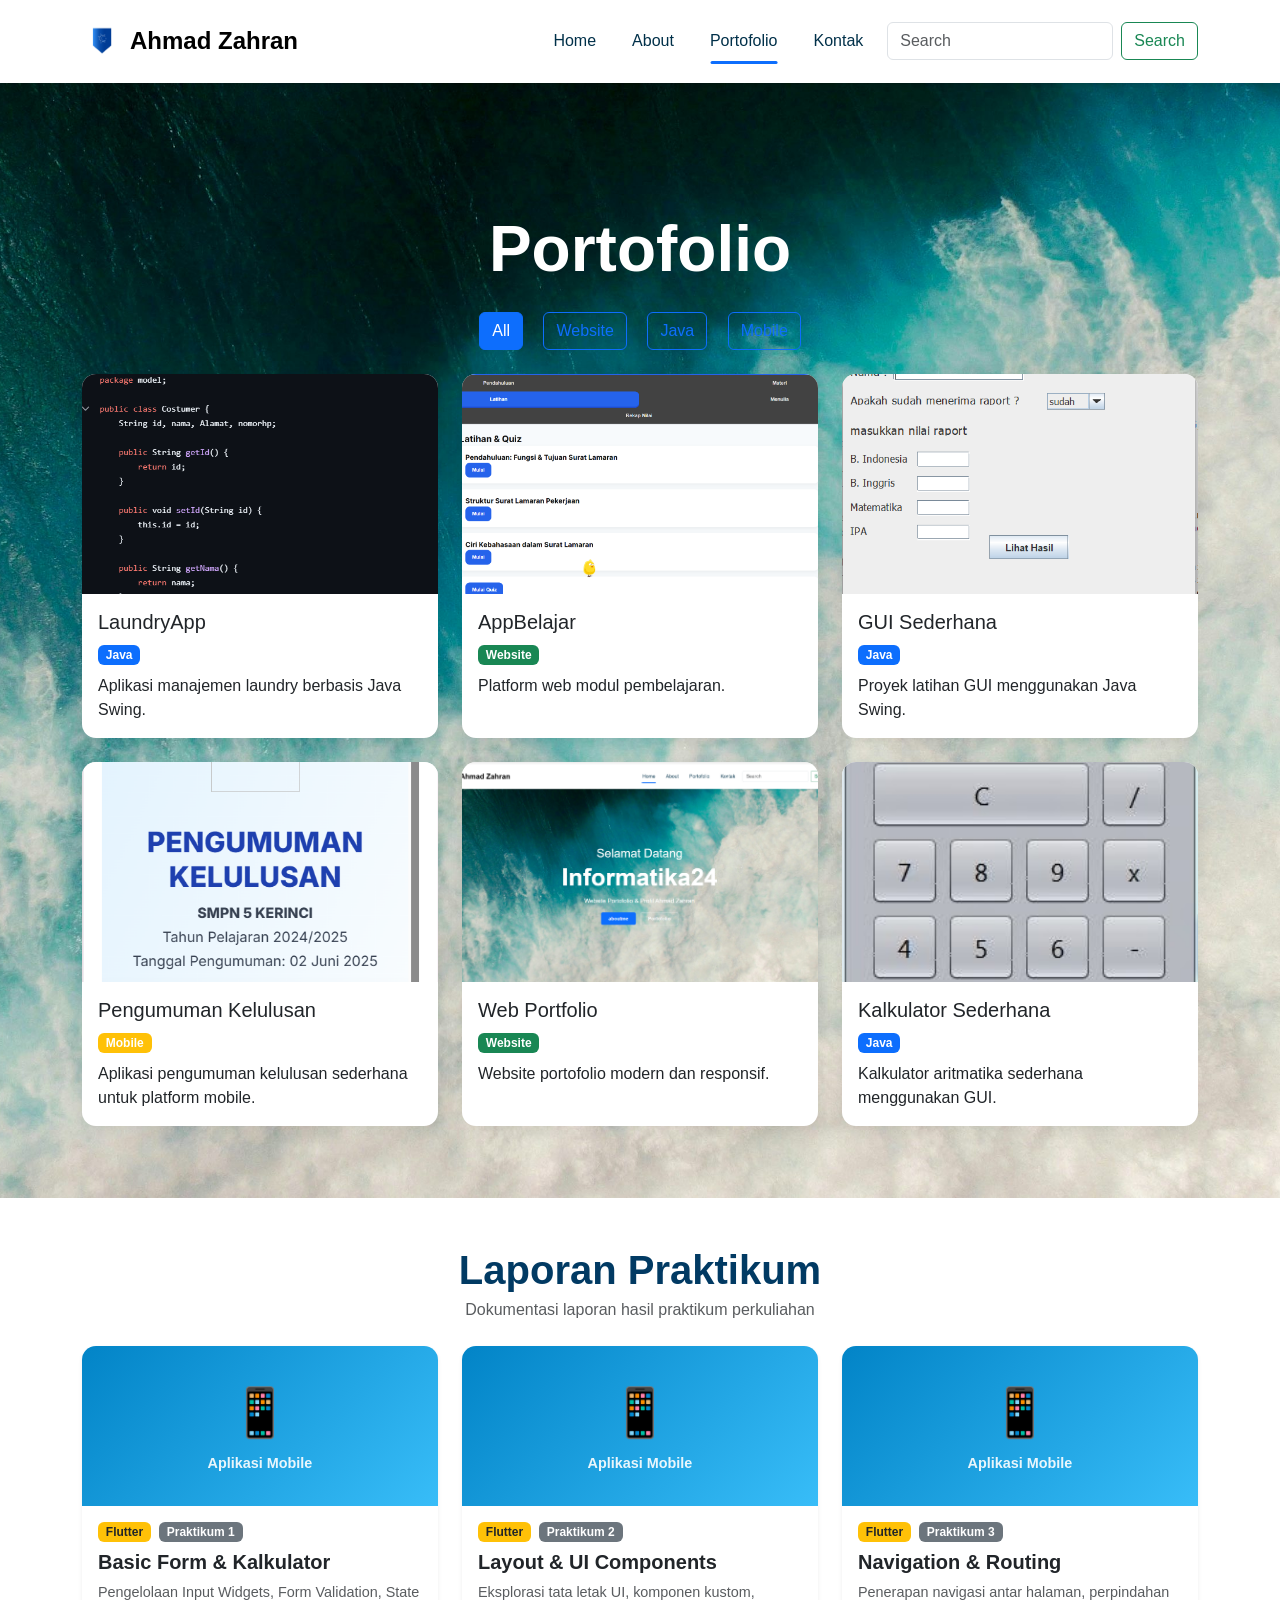
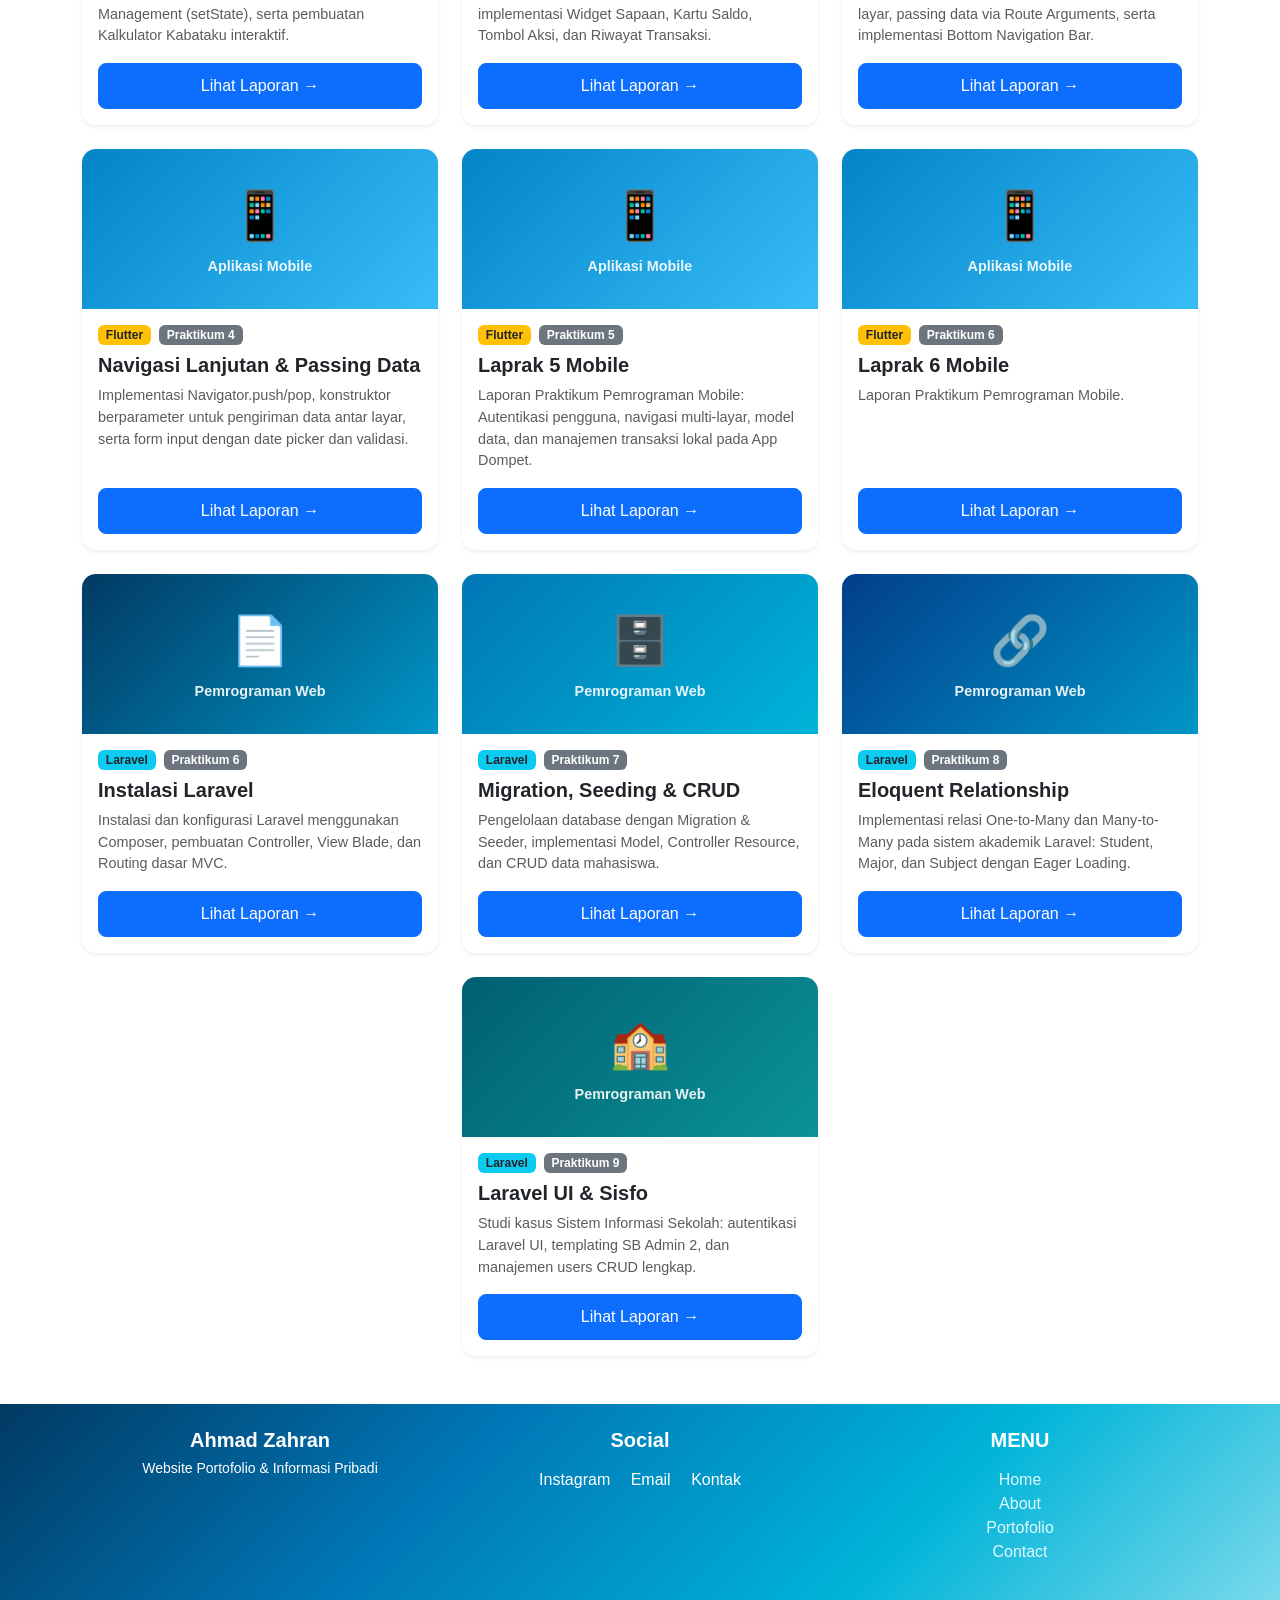
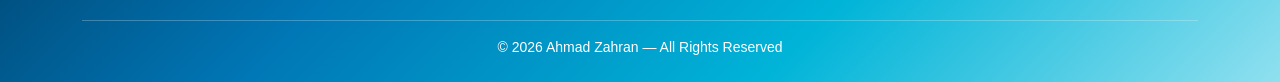
<file: portofolio.html>
<!DOCTYPE html>
<html lang="id">
<head>
  <meta charset="UTF-8">
  <meta name="viewport" content="width=device-width, initial-scale=1.0">
  <title>Portofolio - Ahmad Zahran</title>
  <link href="https://cdn.jsdelivr.net/npm/bootstrap@5.3.0/dist/css/bootstrap.min.css" rel="stylesheet">
  <link href="custom.css" rel="stylesheet">
</head>

<body>

  <!-- ========== NAVBAR ========== -->
  <nav class="navbar navbar-expand-lg navbar-light bg-white py-3 sticky-top shadow-sm">
    <div class="container">
      <a class="navbar-brand d-flex align-items-center fw-bold fs-4" href="#">
        <img src="images/logo.png" alt="Logo" class="me-2" style="height: 40px; width: 40px; object-fit: cover;">
        Ahmad Zahran
      </a>

      <button class="navbar-toggler" type="button" data-bs-toggle="collapse" data-bs-target="#navbarNav">
        <span class="navbar-toggler-icon"></span>
      </button>

      <div class="collapse navbar-collapse" id="navbarNav">
        <ul class="navbar-nav ms-auto mb-2 mb-lg-0">
          <li class="nav-item"><a class="nav-link" href="index.html">Home</a></li>
          <li class="nav-item"><a class="nav-link" href="about.html">About</a></li>
          <li class="nav-item"><a class="nav-link active" href="portofolio.html">Portofolio</a></li>
          <li class="nav-item"><a class="nav-link" href="kontak.html">Kontak</a></li>
        </ul>
        <form class="d-flex ms-3" role="search">
          <input class="form-control me-2" type="search" placeholder="Search">
          <button class="btn btn-outline-success" type="submit">Search</button>
        </form>
      </div>
    </div>
  </nav>

  <!-- ========== HERO PORTOFOLIO ========== -->
  <div class="container-fluid portofolio pb-5">
    <h1 class="display-3 fw-bold mb-4 text-center">Portofolio</h1>

    <!-- Filter Buttons -->
    <div class="container text-center my-4">
      <button class="btn btn-outline-primary mx-2 filter-btn active" data-filter="all">All</button>
      <button class="btn btn-outline-primary mx-2 filter-btn" data-filter="web">Website</button>
      <button class="btn btn-outline-primary mx-2 filter-btn" data-filter="java">Java</button>
      <button class="btn btn-outline-primary mx-2 filter-btn" data-filter="mobile">Mobile</button>
    </div>

    <!-- Portfolio Grid -->
    <div class="container mt-4">
      <div class="row" id="portfolioGrid">

        <div class="col-md-4 mb-4 portfolio-item" data-category="java">
          <div class="card h-100 portfolio-card" data-bs-toggle="modal" data-bs-target="#modal1">
            <img src="images/porto1.png" class="card-img-top" alt="LaundryApp">
            <div class="card-body">
              <h5 class="card-title">LaundryApp</h5>
              <span class="badge bg-primary category-badge">Java</span>
              <p class="card-text mt-2">Aplikasi manajemen laundry berbasis Java Swing.</p>
            </div>
          </div>
        </div>

        <div class="col-md-4 mb-4 portfolio-item" data-category="web">
          <div class="card h-100 portfolio-card" data-bs-toggle="modal" data-bs-target="#modal2">
            <img src="images/porto2.png" class="card-img-top" alt="AppBelajar">
            <div class="card-body">
              <h5 class="card-title">AppBelajar</h5>
              <span class="badge bg-success category-badge">Website</span>
              <p class="card-text mt-2">Platform web modul pembelajaran.</p>
            </div>
          </div>
        </div>

        <div class="col-md-4 mb-4 portfolio-item" data-category="java">
          <div class="card h-100 portfolio-card" data-bs-toggle="modal" data-bs-target="#modal3">
            <img src="images/porto3.png" class="card-img-top" alt="GUI Sederhana">
            <div class="card-body">
              <h5 class="card-title">GUI Sederhana</h5>
              <span class="badge bg-primary category-badge">Java</span>
              <p class="card-text mt-2">Proyek latihan GUI menggunakan Java Swing.</p>
            </div>
          </div>
        </div>

        <div class="col-md-4 mb-4 portfolio-item" data-category="mobile">
          <div class="card h-100 portfolio-card" data-bs-toggle="modal" data-bs-target="#modal4">
            <img src="images/porto4.png" class="card-img-top" alt="Pengumuman Kelulusan">
            <div class="card-body">
              <h5 class="card-title">Pengumuman Kelulusan</h5>
              <span class="badge bg-warning category-badge">Mobile</span>
              <p class="card-text mt-2">Aplikasi pengumuman kelulusan sederhana untuk platform mobile.</p>
            </div>
          </div>
        </div>

        <div class="col-md-4 mb-4 portfolio-item" data-category="web">
          <div class="card h-100 portfolio-card" data-bs-toggle="modal" data-bs-target="#modal5">
            <img src="images/porto5.png" class="card-img-top" alt="Web Portfolio">
            <div class="card-body">
              <h5 class="card-title">Web Portfolio</h5>
              <span class="badge bg-success category-badge">Website</span>
              <p class="card-text mt-2">Website portofolio modern dan responsif.</p>
            </div>
          </div>
        </div>

        <div class="col-md-4 mb-4 portfolio-item" data-category="java">
          <div class="card h-100 portfolio-card" data-bs-toggle="modal" data-bs-target="#modal6">
            <img src="images/porto6.png" class="card-img-top" alt="Kalkulator Sederhana">
            <div class="card-body">
              <h5 class="card-title">Kalkulator Sederhana</h5>
              <span class="badge bg-primary category-badge">Java</span>
              <p class="card-text mt-2">Kalkulator aritmatika sederhana menggunakan GUI.</p>
            </div>
          </div>
        </div>

      </div>
    </div>
  </div><!-- /container-fluid portofolio -->


  <!-- ========== MODALS ========== -->

  <div class="modal fade" id="modal1" tabindex="-1">
    <div class="modal-dialog modal-lg">
      <div class="modal-content">
        <div class="modal-header">
          <h5 class="modal-title">LaundryApp</h5>
          <button class="btn-close" data-bs-dismiss="modal"></button>
        </div>
        <div class="modal-body">
          <div id="carousel1" class="carousel slide mb-3">
            <div class="carousel-inner">
              <div class="carousel-item active">
                <img src="images/porto1.png" class="d-block w-100" alt="LaundryApp">
              </div>
            </div>
          </div>
          <p>Aplikasi laundry berbasis Java Swing dengan fitur transaksi dan laporan otomatis.</p>
          <a href="https://github.com/AhmadZahran1011/2411532004_Project_Kelas_A" class="btn btn-primary" target="_blank">
            Lihat di Github
          </a>
        </div>
      </div>
    </div>
  </div>

  <div class="modal fade" id="modal2" tabindex="-1">
    <div class="modal-dialog modal-lg">
      <div class="modal-content">
        <div class="modal-header">
          <h5 class="modal-title">AppBelajar</h5>
          <button class="btn-close" data-bs-dismiss="modal"></button>
        </div>
        <div class="modal-body">
          <div id="carousel2" class="carousel slide mb-3">
            <div class="carousel-inner">
              <div class="carousel-item active">
                <img src="images/porto2.png" class="d-block w-100" alt="AppBelajar">
              </div>
            </div>
          </div>
          <p>Website pembelajaran interaktif menggunakan PWA.</p>
          <a href="https://github.com/AhmadZahran1011/AppBelajar" class="btn btn-primary" target="_blank">
            Lihat di Github
          </a>
        </div>
      </div>
    </div>
  </div>

  <div class="modal fade" id="modal3" tabindex="-1">
    <div class="modal-dialog modal-lg">
      <div class="modal-content">
        <div class="modal-header">
          <h5 class="modal-title">GUI Sederhana</h5>
          <button class="btn-close" data-bs-dismiss="modal"></button>
        </div>
        <div class="modal-body">
          <img src="images/porto3.png" class="img-fluid mb-3" alt="GUI Sederhana">
          <p>Proyek latihan GUI menggunakan Java Swing.</p>
        </div>
      </div>
    </div>
  </div>

  <div class="modal fade" id="modal4" tabindex="-1">
    <div class="modal-dialog modal-lg">
      <div class="modal-content">
        <div class="modal-header">
          <h5 class="modal-title">Pengumuman Kelulusan</h5>
          <button class="btn-close" data-bs-dismiss="modal"></button>
        </div>
        <div class="modal-body">
          <img src="images/porto4.png" class="img-fluid mb-3" alt="Pengumuman Kelulusan">
          <p>Aplikasi pengumuman kelulusan sederhana untuk platform mobile.</p>
        </div>
      </div>
    </div>
  </div>

  <div class="modal fade" id="modal5" tabindex="-1">
    <div class="modal-dialog modal-lg">
      <div class="modal-content">
        <div class="modal-header">
          <h5 class="modal-title">Web Portfolio</h5>
          <button class="btn-close" data-bs-dismiss="modal"></button>
        </div>
        <div class="modal-body">
          <img src="images/porto5.png" class="img-fluid mb-3" alt="Web Portfolio">
          <p>Website portofolio dengan desain modern dan responsif.</p>
        </div>
      </div>
    </div>
  </div>

  <div class="modal fade" id="modal6" tabindex="-1">
    <div class="modal-dialog modal-lg">
      <div class="modal-content">
        <div class="modal-header">
          <h5 class="modal-title">Kalkulator Sederhana</h5>
          <button class="btn-close" data-bs-dismiss="modal"></button>
        </div>
        <div class="modal-body">
          <img src="images/porto6.png" class="img-fluid mb-3" alt="Kalkulator Sederhana">
          <p>Kalkulator aritmatika sederhana menggunakan GUI.</p>
        </div>
      </div>
    </div>
  </div>


  <!-- ========== LAPORAN PRAKTIKUM ========== -->
  <section class="py-5">
    <div class="container">
      <h2 class="section-title fw-bold mb-1 text-center">Laporan Praktikum</h2>
      <p class="text-center text-muted mb-4">Dokumentasi laporan hasil praktikum perkuliahan</p>

      <div class="row g-4 justify-content-center">

        <!-- Laporan Aplikasi Mobile (Praktikum 1) -->
        <div class="col-md-4">
          <div class="card h-100 shadow-sm" style="border-radius:14px; overflow:hidden;">
            <div style="background: linear-gradient(135deg, #0284c7, #38bdf8); height: 160px; display:flex; align-items:center; justify-content:center;">
              <div class="text-center text-white">
                <div style="font-size:3rem;">📱</div>
                <div class="fw-bold mt-1" style="font-size:0.9rem; opacity:0.9;">Aplikasi Mobile</div>
              </div>
            </div>
            <div class="card-body d-flex flex-column">
              <div class="d-flex gap-2 mb-2">
                <span class="badge bg-warning text-dark">Flutter</span>
                <span class="badge bg-secondary">Praktikum 1</span>
              </div>
              <h5 class="card-title fw-bold">Basic Form &amp; Kalkulator</h5>
              <p class="card-text text-muted" style="font-size:0.9rem;">
                Pengelolaan Input Widgets, Form Validation, State Management (setState), serta pembuatan Kalkulator Kabataku interaktif.
              </p>
              <a href="laprak1_mobile.html" class="btn btn-primary w-100 mt-auto rounded-3">Lihat Laporan →</a>
            </div>
          </div>
        </div>

        <!-- Laporan Aplikasi Mobile (Praktikum 2) -->
        <div class="col-md-4">
          <div class="card h-100 shadow-sm" style="border-radius:14px; overflow:hidden;">
            <div style="background: linear-gradient(135deg, #0284c7, #38bdf8); height: 160px; display:flex; align-items:center; justify-content:center;">
              <div class="text-center text-white">
                <div style="font-size:3rem;">📱</div>
                <div class="fw-bold mt-1" style="font-size:0.9rem; opacity:0.9;">Aplikasi Mobile</div>
              </div>
            </div>
            <div class="card-body d-flex flex-column">
              <div class="d-flex gap-2 mb-2">
                <span class="badge bg-warning text-dark">Flutter</span>
                <span class="badge bg-secondary">Praktikum 2</span>
              </div>
              <h5 class="card-title fw-bold">Layout &amp; UI Components</h5>
              <p class="card-text text-muted" style="font-size:0.9rem;">
                Eksplorasi tata letak UI, komponen kustom, implementasi Widget Sapaan, Kartu Saldo, Tombol Aksi, dan Riwayat Transaksi.
              </p>
              <a href="laprak2_mobile.html" class="btn btn-primary w-100 mt-auto rounded-3">Lihat Laporan →</a>
            </div>
          </div>
        </div>

        <!-- Laporan Aplikasi Mobile (Praktikum 3) -->
        <div class="col-md-4">
          <div class="card h-100 shadow-sm" style="border-radius:14px; overflow:hidden;">
            <div style="background: linear-gradient(135deg, #0284c7, #38bdf8); height: 160px; display:flex; align-items:center; justify-content:center;">
              <div class="text-center text-white">
                <div style="font-size:3rem;">📱</div>
                <div class="fw-bold mt-1" style="font-size:0.9rem; opacity:0.9;">Aplikasi Mobile</div>
              </div>
            </div>
            <div class="card-body d-flex flex-column">
              <div class="d-flex gap-2 mb-2">
                <span class="badge bg-warning text-dark">Flutter</span>
                <span class="badge bg-secondary">Praktikum 3</span>
              </div>
              <h5 class="card-title fw-bold">Navigation &amp; Routing</h5>
              <p class="card-text text-muted" style="font-size:0.9rem;">
                Penerapan navigasi antar halaman, perpindahan layar, passing data via Route Arguments, serta implementasi Bottom Navigation Bar.
              </p>
              <a href="laprak3_mobile.html" class="btn btn-primary w-100 mt-auto rounded-3">Lihat Laporan →</a>
            </div>
          </div>
        </div>

        <!-- Laporan Aplikasi Mobile (Praktikum 4) -->
        <div class="col-md-4">
          <div class="card h-100 shadow-sm" style="border-radius:14px; overflow:hidden;">
            <div style="background: linear-gradient(135deg, #0284c7, #38bdf8); height: 160px; display:flex; align-items:center; justify-content:center;">
              <div class="text-center text-white">
                <div style="font-size:3rem;">📱</div>
                <div class="fw-bold mt-1" style="font-size:0.9rem; opacity:0.9;">Aplikasi Mobile</div>
              </div>
            </div>
            <div class="card-body d-flex flex-column">
              <div class="d-flex gap-2 mb-2">
                <span class="badge bg-warning text-dark">Flutter</span>
                <span class="badge bg-secondary">Praktikum 4</span>
              </div>
              <h5 class="card-title fw-bold">Navigasi Lanjutan &amp; Passing Data</h5>
              <p class="card-text text-muted" style="font-size:0.9rem;">
                Implementasi Navigator.push/pop, konstruktor berparameter untuk pengiriman data antar layar, serta form input dengan date picker dan validasi.
              </p>
              <a href="laprak4_mobile.html" class="btn btn-primary w-100 mt-auto rounded-3">Lihat Laporan →</a>
            </div>
          </div>
        </div>

        <!-- Laporan Aplikasi Mobile (Praktikum 5) -->
        <div class="col-md-4">
          <div class="card h-100 shadow-sm" style="border-radius:14px; overflow:hidden;">
            <div style="background: linear-gradient(135deg, #0284c7, #38bdf8); height: 160px; display:flex; align-items:center; justify-content:center;">
              <div class="text-center text-white">
                <div style="font-size:3rem;">📱</div>
                <div class="fw-bold mt-1" style="font-size:0.9rem; opacity:0.9;">Aplikasi Mobile</div>
              </div>
            </div>
            <div class="card-body d-flex flex-column">
              <div class="d-flex gap-2 mb-2">
                <span class="badge bg-warning text-dark">Flutter</span>
                <span class="badge bg-secondary">Praktikum 5</span>
              </div>
              <h5 class="card-title fw-bold">Laprak 5 Mobile</h5>
              <p class="card-text text-muted" style="font-size:0.9rem;">
                Laporan Praktikum Pemrograman Mobile: Autentikasi pengguna, navigasi multi-layar, model data, dan manajemen transaksi lokal pada App Dompet.
              </p>
              <a href="laprak5_mobile.html" class="btn btn-primary w-100 mt-auto rounded-3">Lihat Laporan →</a>
            </div>
          </div>
        </div>

        <!-- Laporan Aplikasi Mobile (Praktikum 6) - BARU -->
        <div class="col-md-4">
          <div class="card h-100 shadow-sm" style="border-radius:14px; overflow:hidden;">
            <div style="background: linear-gradient(135deg, #0284c7, #38bdf8); height: 160px; display:flex; align-items:center; justify-content:center;">
              <div class="text-center text-white">
                <div style="font-size:3rem;">📱</div>
                <div class="fw-bold mt-1" style="font-size:0.9rem; opacity:0.9;">Aplikasi Mobile</div>
              </div>
            </div>
            <div class="card-body d-flex flex-column">
              <div class="d-flex gap-2 mb-2">
                <span class="badge bg-warning text-dark">Flutter</span>
                <span class="badge bg-secondary">Praktikum 6</span>
              </div>
              <h5 class="card-title fw-bold">Laprak 6 Mobile</h5>
              <p class="card-text text-muted" style="font-size:0.9rem;">
                Laporan Praktikum Pemrograman Mobile.
              </p>
              <a href="laprak6_mobile.html" class="btn btn-primary w-100 mt-auto rounded-3">Lihat Laporan →</a>
            </div>
          </div>
        </div>

        <!-- Laporan Pemrograman Web (Praktikum 6) -->
        <div class="col-md-4">
          <div class="card h-100 shadow-sm" style="border-radius:14px; overflow:hidden;">
            <div style="background: linear-gradient(135deg, #013a63, #0096c7); height: 160px; display:flex; align-items:center; justify-content:center;">
              <div class="text-center text-white">
                <div style="font-size:3rem;">📄</div>
                <div class="fw-bold mt-1" style="font-size:0.9rem; opacity:0.9;">Pemrograman Web</div>
              </div>
            </div>
            <div class="card-body d-flex flex-column">
              <div class="d-flex gap-2 mb-2">
                <span class="badge bg-info text-dark">Laravel</span>
                <span class="badge bg-secondary">Praktikum 6</span>
              </div>
              <h5 class="card-title fw-bold">Instalasi Laravel</h5>
              <p class="card-text text-muted" style="font-size:0.9rem;">
                Instalasi dan konfigurasi Laravel menggunakan Composer, pembuatan Controller, View Blade, dan Routing dasar MVC.
              </p>
              <a href="laporan.html" class="btn btn-primary w-100 mt-auto rounded-3">Lihat Laporan →</a>
            </div>
          </div>
        </div>

        <!-- Laporan Pemrograman Web (Praktikum 7) -->
        <div class="col-md-4">
          <div class="card h-100 shadow-sm" style="border-radius:14px; overflow:hidden;">
            <div style="background: linear-gradient(135deg, #0077b6, #00b4d8); height: 160px; display:flex; align-items:center; justify-content:center;">
              <div class="text-center text-white">
                <div style="font-size:3rem;">🗄️</div>
                <div class="fw-bold mt-1" style="font-size:0.9rem; opacity:0.9;">Pemrograman Web</div>
              </div>
            </div>
            <div class="card-body d-flex flex-column">
              <div class="d-flex gap-2 mb-2">
                <span class="badge bg-info text-dark">Laravel</span>
                <span class="badge bg-secondary">Praktikum 7</span>
              </div>
              <h5 class="card-title fw-bold">Migration, Seeding &amp; CRUD</h5>
              <p class="card-text text-muted" style="font-size:0.9rem;">
                Pengelolaan database dengan Migration &amp; Seeder, implementasi Model, Controller Resource, dan CRUD data mahasiswa.
              </p>
              <a href="laporan7.html" class="btn btn-primary w-100 mt-auto rounded-3">Lihat Laporan →</a>
            </div>
          </div>
        </div>

        <!-- Laporan Pemrograman Web (Praktikum 8) -->
        <div class="col-md-4">
          <div class="card h-100 shadow-sm" style="border-radius:14px; overflow:hidden;">
            <div style="background: linear-gradient(135deg, #023e8a, #0096c7); height: 160px; display:flex; align-items:center; justify-content:center;">
              <div class="text-center text-white">
                <div style="font-size:3rem;">🔗</div>
                <div class="fw-bold mt-1" style="font-size:0.9rem; opacity:0.9;">Pemrograman Web</div>
              </div>
            </div>
            <div class="card-body d-flex flex-column">
              <div class="d-flex gap-2 mb-2">
                <span class="badge bg-info text-dark">Laravel</span>
                <span class="badge bg-secondary">Praktikum 8</span>
              </div>
              <h5 class="card-title fw-bold">Eloquent Relationship</h5>
              <p class="card-text text-muted" style="font-size:0.9rem;">
                Implementasi relasi One-to-Many dan Many-to-Many pada sistem akademik Laravel: Student, Major, dan Subject dengan Eager Loading.
              </p>
              <a href="laporan8.html" class="btn btn-primary w-100 mt-auto rounded-3">Lihat Laporan →</a>
            </div>
          </div>
        </div>

        <!-- Laporan Pemrograman Web (Praktikum 9) -->
        <div class="col-md-4">
          <div class="card h-100 shadow-sm" style="border-radius:14px; overflow:hidden;">
            <div style="background: linear-gradient(135deg, #005f73, #0a9396); height: 160px; display:flex; align-items:center; justify-content:center;">
              <div class="text-center text-white">
                <div style="font-size:3rem;">🏫</div>
                <div class="fw-bold mt-1" style="font-size:0.9rem; opacity:0.9;">Pemrograman Web</div>
              </div>
            </div>
            <div class="card-body d-flex flex-column">
              <div class="d-flex gap-2 mb-2">
                <span class="badge bg-info text-dark">Laravel</span>
                <span class="badge bg-secondary">Praktikum 9</span>
              </div>
              <h5 class="card-title fw-bold">Laravel UI &amp; Sisfo</h5>
              <p class="card-text text-muted" style="font-size:0.9rem;">
                Studi kasus Sistem Informasi Sekolah: autentikasi Laravel UI, templating SB Admin 2, dan manajemen users CRUD lengkap.
              </p>
              <a href="laporan9.html" class="btn btn-primary w-100 mt-auto rounded-3">Lihat Laporan →</a>
            </div>
          </div>
        </div>

      </div>
    </div>
  </section>


  <!-- ========== FOOTER ========== -->
  <footer class="py-4 ocean-footer text-white">
    <div class="container">
      <div class="row align-items-start text-center text-md-start">

        <div class="col-md-4 mb-4 text-center">
          <h5 class="fw-bold mb-1">Ahmad Zahran</h5>
          <small>Website Portofolio &amp; Informasi Pribadi</small>
        </div>

        <div class="col-md-4 mb-4 text-center">
          <h5 class="fw-bold mb-3">Social</h5>
          <a href="https://www.instagram.com/ahmad_zahran1011/" class="text-white mx-2">Instagram</a>
          <a href="mailto:zahranahmad91@gmail.com" class="text-white mx-2">Email</a>
          <a href="kontak.html" class="text-white mx-2">Kontak</a>
        </div>

        <div class="col-md-4 mb-4 text-center">
          <h5 class="text-uppercase mb-3 fw-bold">Menu</h5>
          <ul class="list-unstyled footer-menu">
            <li><a href="index.html">Home</a></li>
            <li><a href="about.html">About</a></li>
            <li><a href="portofolio.html">Portofolio</a></li>
            <li><a href="kontak.html">Contact</a></li>
          </ul>
        </div>

      </div>
      <hr class="border-light">
      <div class="text-center small mt-2">
        © <span id="year4"></span> Ahmad Zahran — All Rights Reserved
      </div>
    </div>
  </footer>


  <script src="https://cdn.jsdelivr.net/npm/bootstrap@5.3.0/dist/js/bootstrap.bundle.min.js"></script>
  <script>
    // Tahun otomatis
    document.getElementById("year4").textContent = new Date().getFullYear();

    // Filter portofolio
    const filterButtons = document.querySelectorAll(".filter-btn");
    const portfolioItems = document.querySelectorAll(".portfolio-item");

    filterButtons.forEach(button => {
      button.addEventListener("click", () => {
        filterButtons.forEach(btn => btn.classList.remove("active"));
        button.classList.add("active");

        const filter = button.getAttribute("data-filter");

        portfolioItems.forEach(item => {
          const category = item.getAttribute("data-category");
          item.style.display = (filter === "all" || category === filter) ? "block" : "none";
        });
      });
    });
  </script>

</body>
</html>
</file>
<file: custom.css>
/* =========================================================
   GLOBAL STYLE
========================================================= */
body {
  font-family: 'Poppins', sans-serif;
  color: #1f1f1f;
  background: linear-gradient(135deg, #dff6ff, #a8e8ff, #6cc6ff, #3da9fc);
  background-attachment: fixed;
  overflow-x: hidden;
}

/* Smooth animation */
* {
  transition: all 0.3s ease;
}

/* =========================================================
   BACKGROUND SECTIONS
========================================================= */
.banner,
.about,
.portofolio,
.kontak {
  background-image: url("images/background.png");
  background-size: cover;
  background-position: center;
  background-repeat: no-repeat;
  color: #fff;
}

.banner {
  padding-top: 18%;
  padding-bottom: 18%;
}

.about,
.portofolio,
.kontak {
  padding-top: 10%;
  padding-bottom: 10%;
}

/* =========================================================
   NAVBAR STYLE (Elegant + Blur)
========================================================= */
.navbar {
  background: rgba(255, 255, 255, 0.75);
  backdrop-filter: blur(10px);
  -webkit-backdrop-filter: blur(10px);
  border-bottom: 1px solid rgba(255, 255, 255, 0.3);
}

.nav-link {
  font-size: 16px;
  margin-left: 20px;
  position: relative;
  padding: 8px 12px;
  color: #003049 !important;
  font-weight: 500;
}

/* garis hover */
.navbar .nav-link::after {
  content: "";
  position: absolute;
  left: 50%;
  bottom: -3px;
  width: 0%;
  height: 3px;
  background-color: #0d6efd;
  border-radius: 50px;
  transform: translateX(-50%);
  transition: width 0.25s ease;
}

.navbar .nav-link:hover::after,
.navbar .nav-link.active::after {
  width: 80%;
}

/* =========================================================
   TYPOGRAPHY
========================================================= */
.main-title {
  font-size: 50px;
  font-weight: 700;
  letter-spacing: 1px;
  color: #012a4a;
}

.hero-desc {
  font-size: 18px;
  color: #1b263b;
  line-height: 1.8;
}

.section-title {
  font-size: 40px;
  font-weight: 700;
  color: #013a63;
  text-align: center;
  margin-bottom: 40px;
}

/* =========================================================
   CARD STYLE (Professional smooth effect)
========================================================= */
.card {
  border-radius: 14px;
  border: none;
  overflow: hidden;
  background: #ffffff;
  box-shadow: 0 4px 18px rgba(0, 0, 0, 0.08);
  transition: 0.35s ease;
}

.card-img-top {
  height: 220px;
  object-fit: cover;
  transition: transform 0.5s ease;
}

.card:hover {
  transform: translateY(-12px);
  box-shadow: 0 18px 35px rgba(0, 0, 0, 0.15);
}

.card:hover .card-img-top {
  transform: scale(1.1);
}

.card .btn {
  font-weight: 500;
  border-radius: 8px;
  padding: 10px 20px;
}

/* =========================================================
   TIMELINE STYLE (Interaktif modern)
========================================================= */
.timeline {
  border-left: 4px solid #0077b6;
  padding-left: 25px;
  margin-left: 20px;
}

.timeline-item {
  margin-bottom: 25px;
  padding: 15px 20px;
  background: #e7f5ff;
  border-radius: 12px;
  position: relative;
  left: 0;
  transition: 0.3s;
}

.timeline-item:hover {
  left: 10px;
  background: #d0ebff;
  box-shadow: 0 4px 12px rgba(0, 0, 0, 0.1);
}

.timeline-item h5 {
  color: #013a63;
  font-weight: 600;
}

.timeline-item span {
  font-size: 14px;
  color: #495057;
}

/* =========================================================
   ACCORDION (Fresh Blue Style)
========================================================= */
.accordion-button {
  background: #dff3ff;
  color: #013a63;
  font-weight: 600;
}

.accordion-button:not(.collapsed) {
  background: #caf0f8;
  color: #012a4a;
}

.accordion-body {
  background: #f1faff;
  color: #1b263b;
  border-left: 3px solid #0096c7;
}

/* =========================================================
   FOOTER (Ocean style)
========================================================= */
.ocean-footer {
  background: linear-gradient(135deg, #013a63, #0077b6, #00b4d8, #90e0ef);
  color: white;
  padding: 40px 0;
}

.ocean-footer a {
  color: #e0faff;
  text-decoration: none;
}

.ocean-footer a:hover {
  color: #ffffff;
}
</file>
